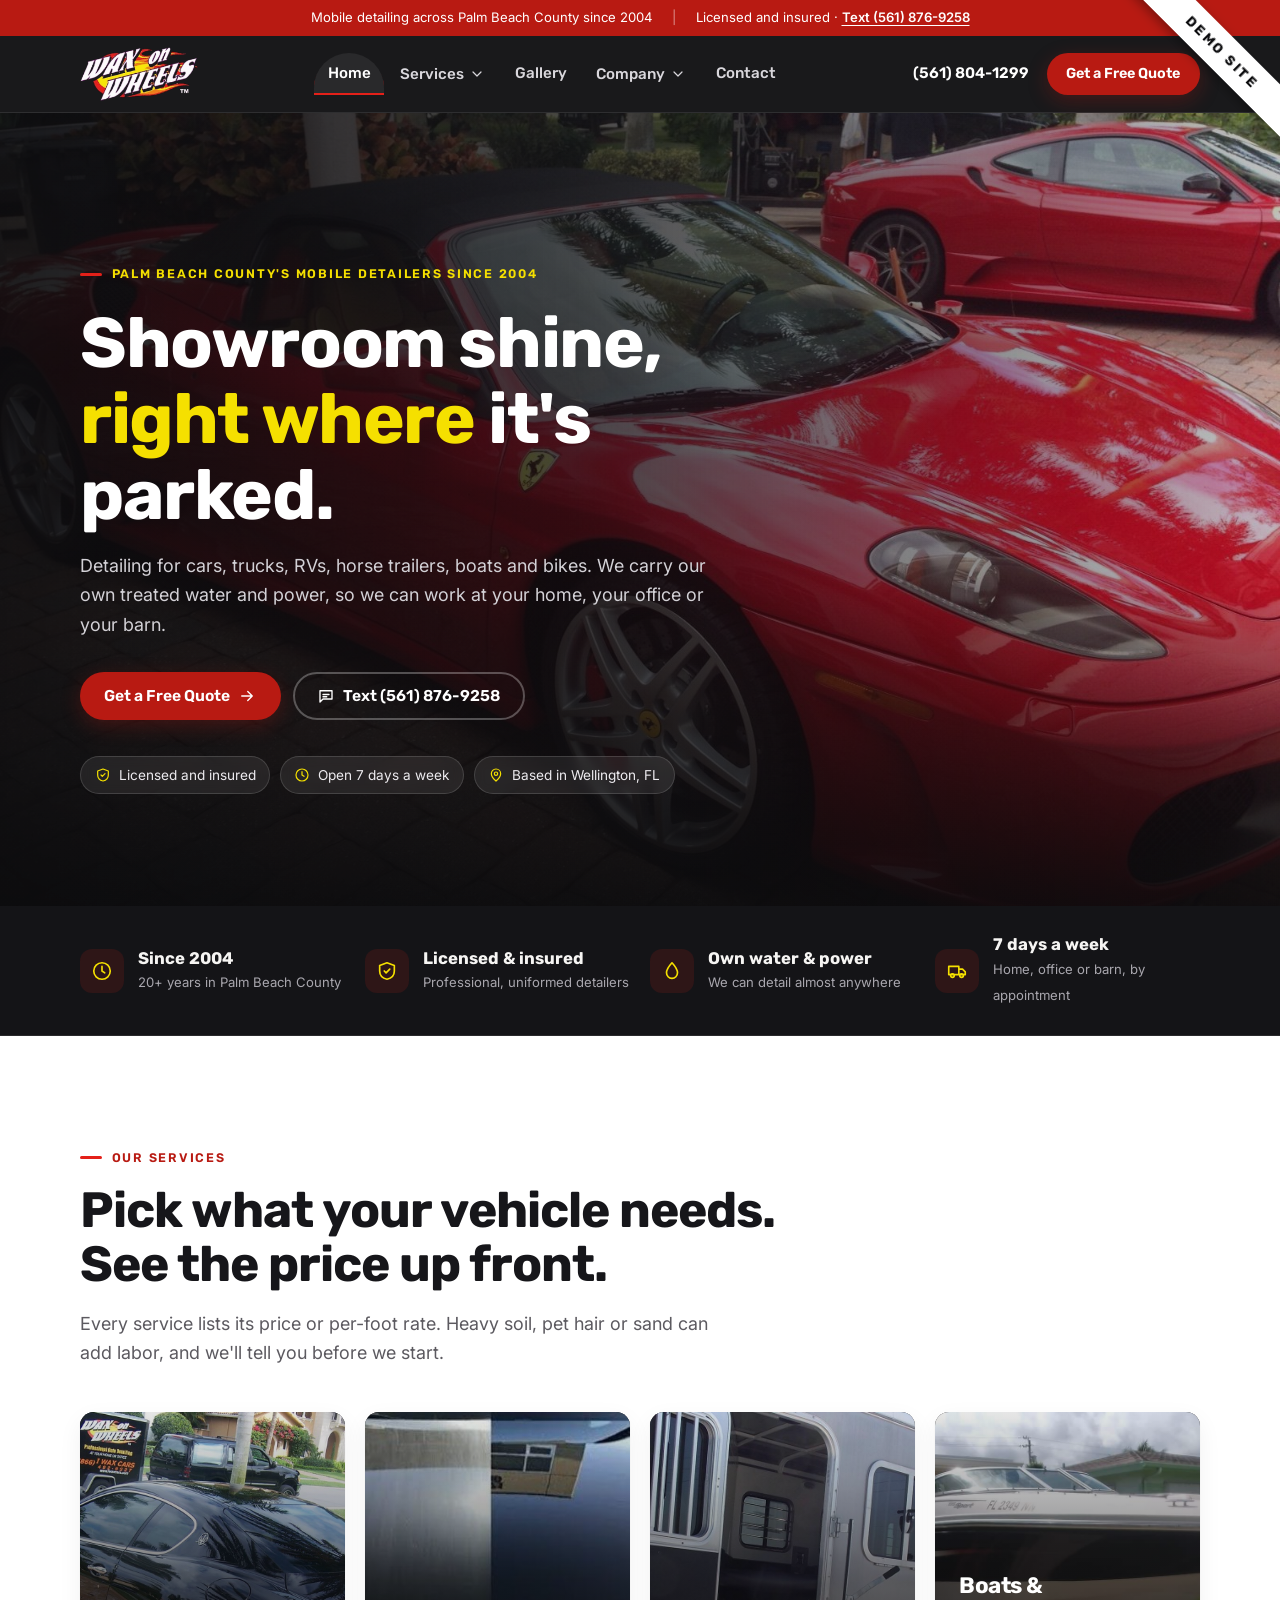
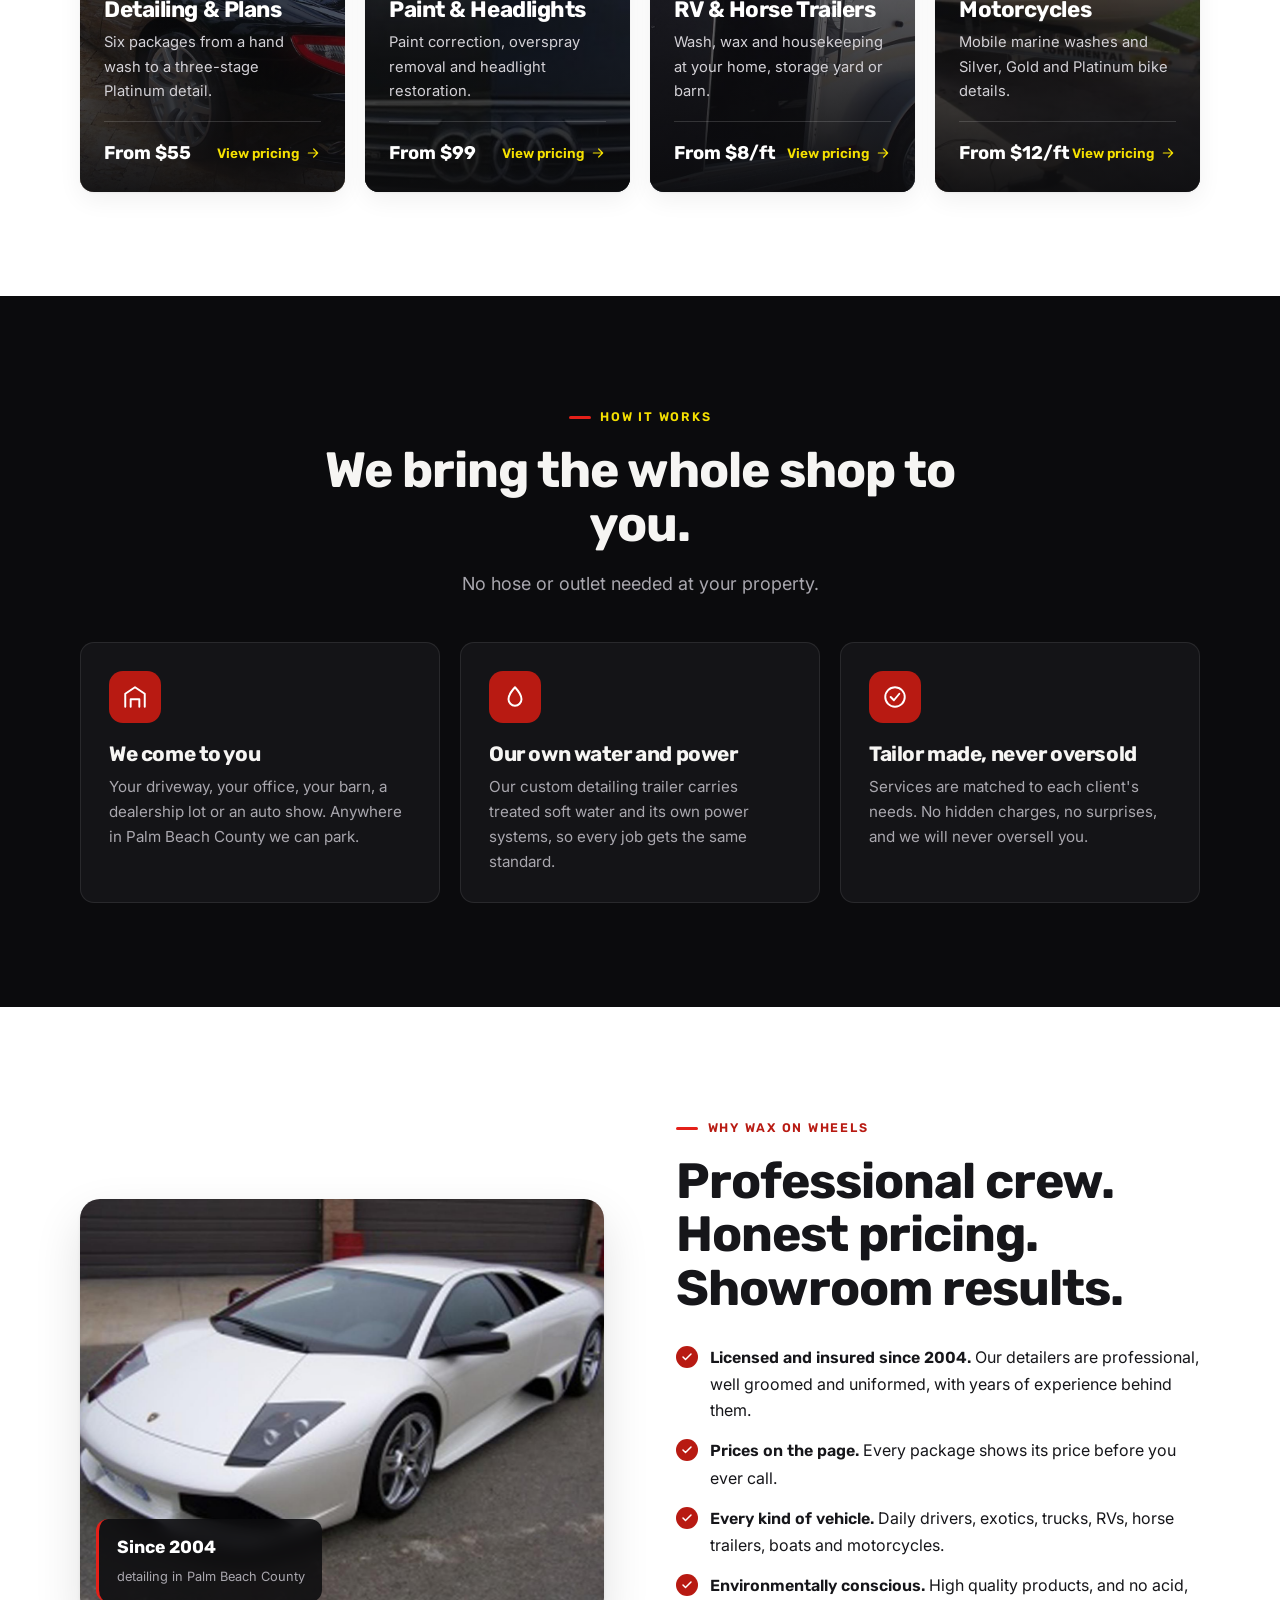
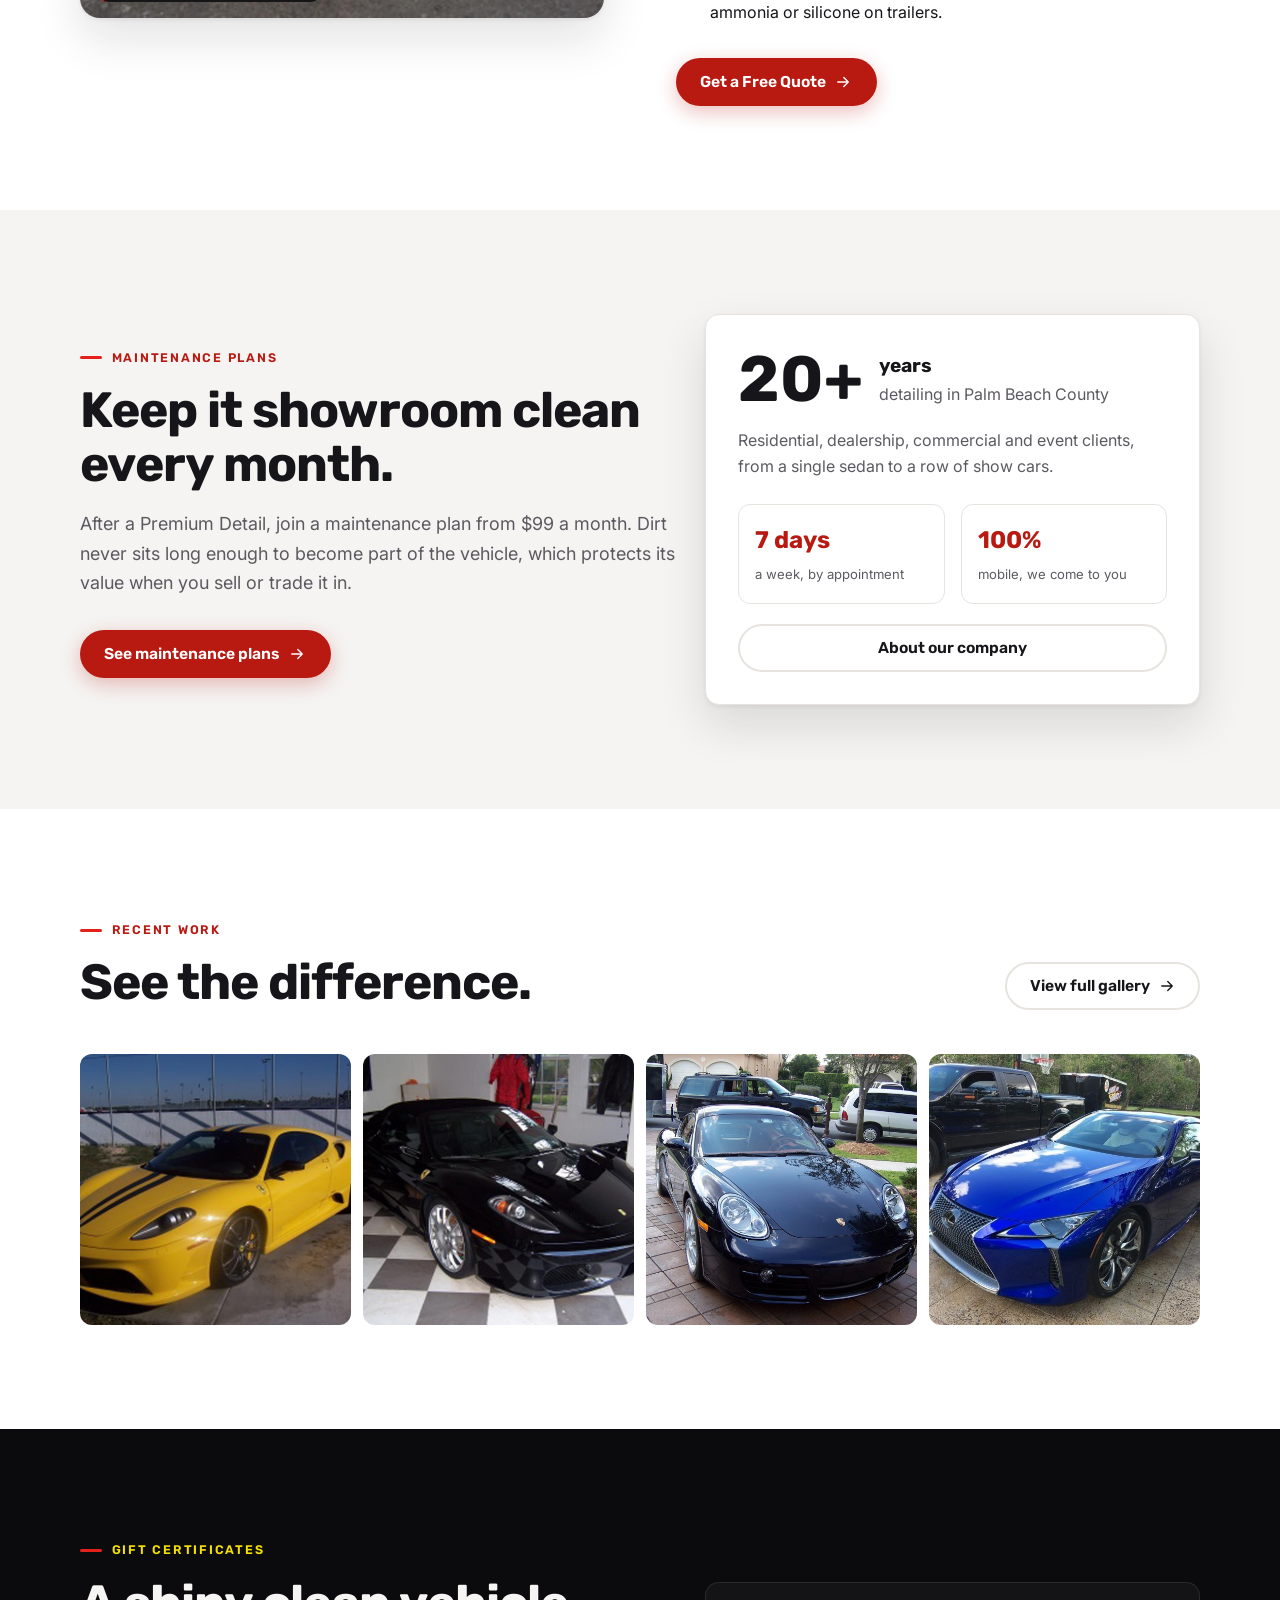
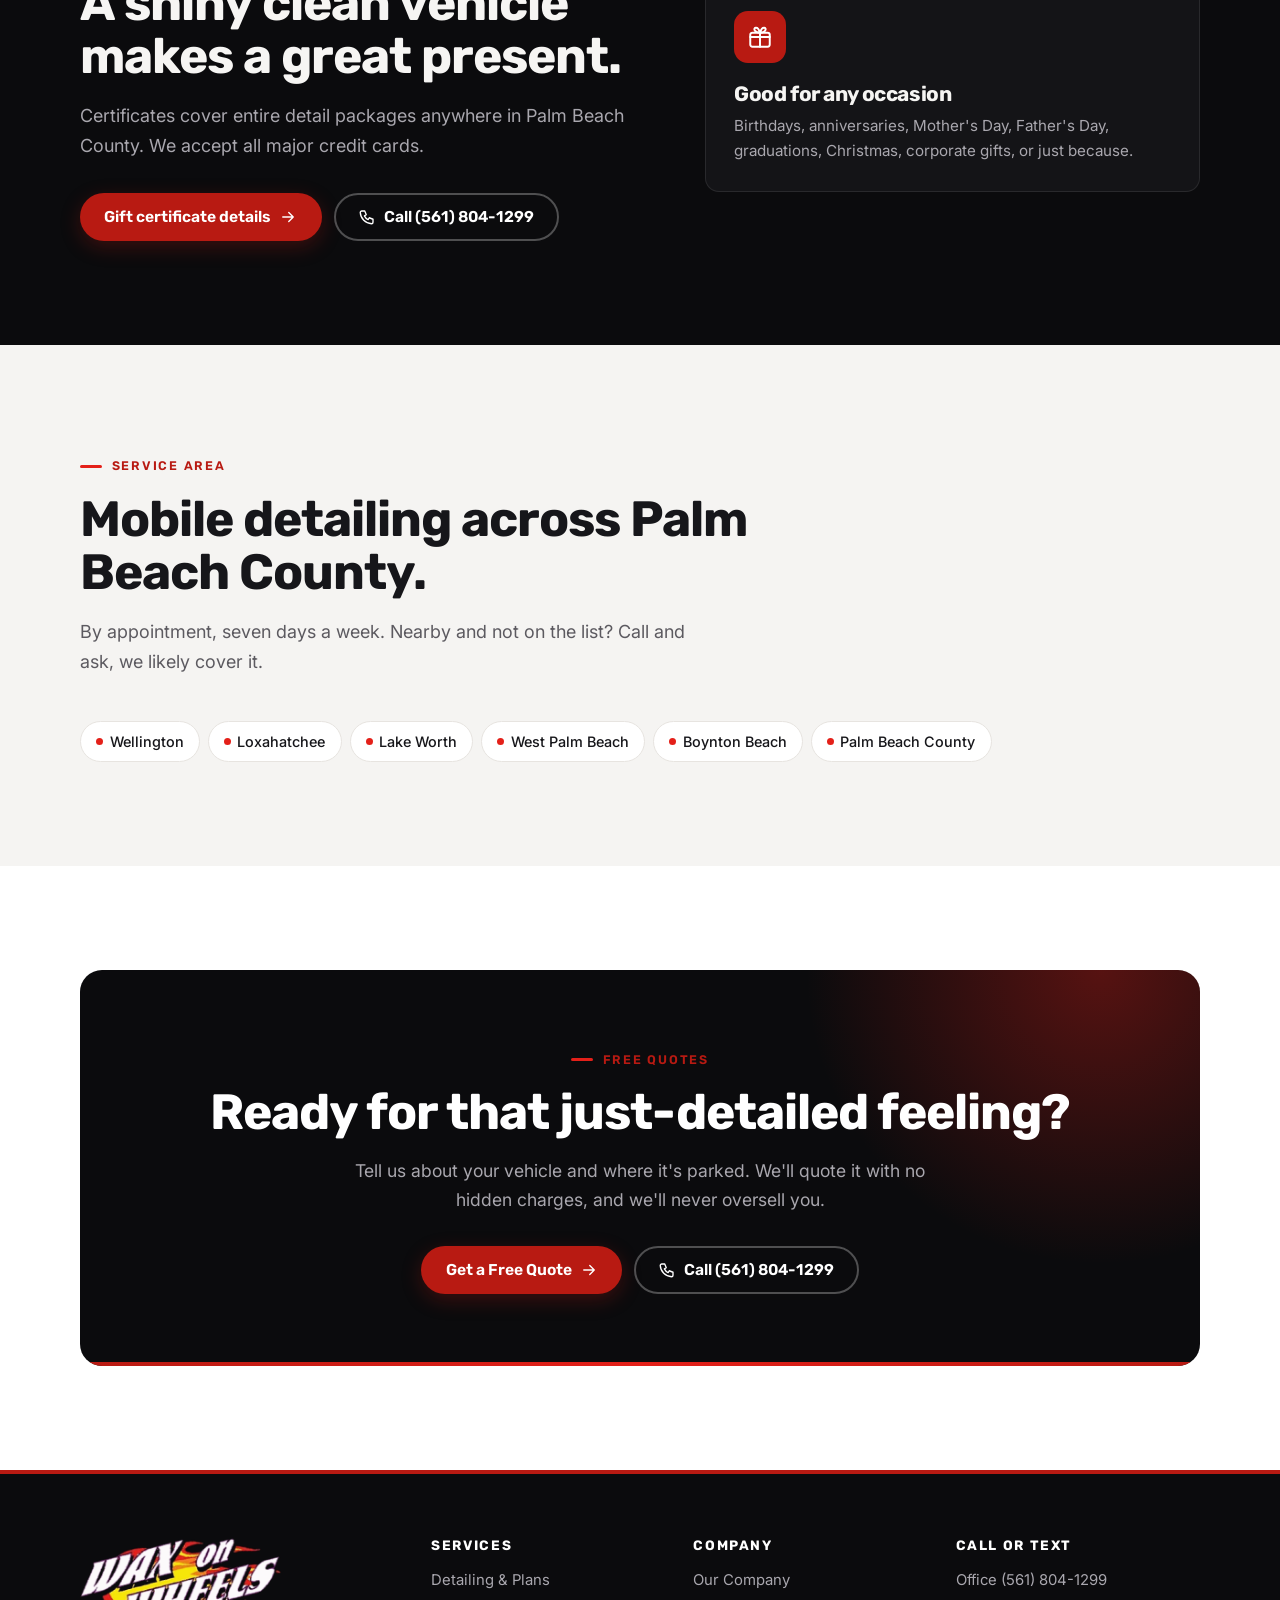
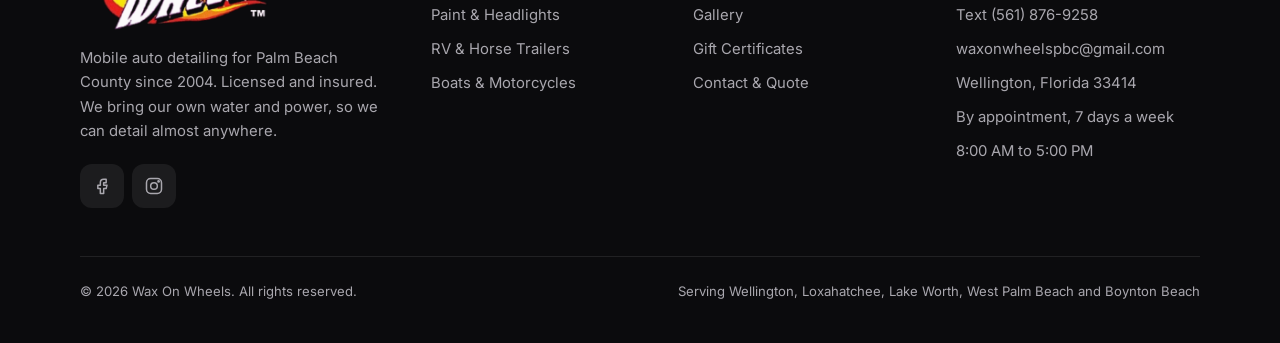
<file: index.html>
<!doctype html>
<html lang="en" class="no-js">
<head>
<meta charset="utf-8">
<meta name="viewport" content="width=device-width, initial-scale=1">
<title>Wax On Wheels | Mobile Auto Detailing in Wellington &amp; Palm Beach County</title>
<meta name="description" content="Mobile auto detailing in Palm Beach County since 2004. We bring our own water and power to your home, office or barn. Detailing from $55, headlights $99. Call (561) 804-1299.">
<meta name="theme-color" content="#0B0B0D">
<meta property="og:title" content="Wax On Wheels | Mobile Auto Detailing in Wellington &amp; Palm Beach County">
<meta property="og:description" content="Mobile auto detailing in Palm Beach County since 2004. We bring our own water and power to your home, office or barn. Detailing from $55, headlights $99. Call (561) 804-1299.">
<meta property="og:image" content="assets/images/IMG_1647.jpg">
<link rel="icon" href="assets/images/logo.png">
<link rel="preconnect" href="https://fonts.googleapis.com"><link rel="preconnect" href="https://fonts.gstatic.com" crossorigin>
<link href="https://fonts.googleapis.com/css2?family=Inter:wght@400;500;600&family=Rubik:wght@500;600;700&display=swap" rel="stylesheet">
<link rel="stylesheet" href="styles.css">
<script type="application/ld+json">{"@context": "https://schema.org", "@type": "AutoWash", "name": "Wax On Wheels", "telephone": "+1-561-804-1299", "email": "waxonwheelspbc@gmail.com", "foundingDate": "2004", "address": {"@type": "PostalAddress", "addressLocality": "Wellington", "addressRegion": "FL", "postalCode": "33414", "addressCountry": "US"}, "areaServed": ["Wellington", "Loxahatchee", "Lake Worth", "West Palm Beach", "Boynton Beach", "Palm Beach County"], "openingHours": "Mo-Su 08:00-17:00", "sameAs": ["https://www.facebook.com/WaxOnWheelsPBC", "https://www.instagram.com/Wax_On_Wheels/"]}</script>
</head>
<body>

<div class="demo-ribbon" role="note" aria-label="Demo site, not the live Wax On Wheels website">Demo site</div>
<a class="skip-link" href="#main">Skip to content</a>
<div class="topbar"><div class="container">
  <span>Mobile detailing across Palm Beach County since 2004</span><span class="sep hide-sm">|</span>
  <span class="hide-sm">Licensed and insured · <a href="sms:5618769258">Text (561) 876-9258</a></span>
</div></div>
<header class="site-header">
  <div class="container nav">
    <a class="logo" href="index.html" aria-label="Wax On Wheels home"><img src="assets/images/logo.png" alt="Wax On Wheels" width="118" height="54"></a>
    <ul class="nav-links">
      <li><a href="index.html" aria-current="page">Home</a></li>
      <li class="has-dd"><button aria-expanded="false" aria-haspopup="true">Services <svg viewBox="0 0 24 24" fill="none" stroke="currentColor" stroke-width="1.8" stroke-linecap="round" stroke-linejoin="round" aria-hidden="true" width="16" height="16"><path d="m6 9 6 6 6-6"/></svg></button><div class="dropdown"><a href="detailing.html">Detailing &amp; Plans<small>Six packages and monthly plans, from $55</small></a><a href="paint-headlights.html">Paint &amp; Headlights<small>Correction, overspray and lenses, from $99</small></a><a href="rv-trailers.html">RV &amp; Horse Trailers<small>At your home, storage yard or barn, from $8/ft</small></a><a href="boats-motorcycles.html">Boats &amp; Motorcycles<small>Marine and bike details, from $12/ft</small></a></div></li>
      <li><a href="gallery.html">Gallery</a></li>
      <li class="has-dd"><button aria-expanded="false" aria-haspopup="true">Company <svg viewBox="0 0 24 24" fill="none" stroke="currentColor" stroke-width="1.8" stroke-linecap="round" stroke-linejoin="round" aria-hidden="true" width="16" height="16"><path d="m6 9 6 6 6-6"/></svg></button><div class="dropdown"><a href="our-company.html">Our Company<small>Serving Palm Beach County since 2004</small></a><a href="gift-certificates.html">Gift Certificates<small>Good for entire detail packages</small></a></div></li>
      <li><a href="contact.html">Contact</a></li>
    </ul>
    <div class="nav-cta">
      <a class="nav-phone" href="tel:5618041299">(561) 804-1299</a>
      <a class="btn btn--red btn--sm" href="contact.html">Get a Free Quote</a>
    </div>
    <button class="menu-btn" aria-expanded="false" aria-controls="mobile-nav" aria-label="Menu"><svg viewBox="0 0 24 24" fill="none" stroke="currentColor" stroke-width="1.8" stroke-linecap="round" stroke-linejoin="round" aria-hidden="true" width="22" height="22"><path d="M4 7h16M4 12h16M4 17h16"/></svg></button>
  </div>
  <div class="mobile-nav" id="mobile-nav"><div><ul>
    <li><a href="index.html">Home</a></li>
    <li><a href="index.html#services">Services</a></li><li class="sub"><a href="detailing.html">Detailing &amp; Plans</a></li><li class="sub"><a href="paint-headlights.html">Paint &amp; Headlights</a></li><li class="sub"><a href="rv-trailers.html">RV &amp; Horse Trailers</a></li><li class="sub"><a href="boats-motorcycles.html">Boats &amp; Motorcycles</a></li>
    <li><a href="gallery.html">Gallery</a></li>
    <li><a href="our-company.html">Our Company</a></li>
    <li><a href="gift-certificates.html">Gift Certificates</a></li>
    <li><a href="contact.html">Contact</a></li>
    <li><a class="btn btn--red" href="contact.html">Get a Free Quote</a></li>
  </ul></div></div>
</header>
<main id="main">
<section class="hero">
  <div class="hero-media"><img src="assets/images/IMG_1647.jpg" alt="Red Ferrari detailed by Wax On Wheels with the Wax On Wheels trailer behind it" fetchpriority="high"></div>
  <div class="container"><div class="hero-inner">
    <span class="kicker">Palm Beach County's mobile detailers since 2004</span>
    <h1 class="h-xl">Showroom shine, <em>right where</em> it's parked.</h1>
    <p class="lede">Detailing for cars, trucks, RVs, horse trailers, boats and bikes. We carry our own treated water and power, so we can work at your home, your office or your barn.</p>
    <div class="hero-actions"><a class="btn btn--red" href="contact.html">Get a Free Quote <svg viewBox="0 0 24 24" fill="none" stroke="currentColor" stroke-width="1.8" stroke-linecap="round" stroke-linejoin="round" aria-hidden="true"><path d="M5 12h14M13 6l6 6-6 6"/></svg></a><a class="btn btn--ghost-inv" href="sms:5618769258"><svg viewBox="0 0 24 24" fill="none" stroke="currentColor" stroke-width="1.8" stroke-linecap="round" stroke-linejoin="round" aria-hidden="true"><path d="M4 5h16v11H8l-4 4z"/><path d="M8 10h8M8 13h5"/></svg>Text (561) 876-9258</a></div>
    <div class="hero-trust">
      <span class="chip"><svg viewBox="0 0 24 24" fill="none" stroke="currentColor" stroke-width="1.8" stroke-linecap="round" stroke-linejoin="round" aria-hidden="true"><path d="M12 3 4 6v6c0 5 3.5 8 8 9 4.5-1 8-4 8-9V6z"/><path d="m9 12 2 2 4-4"/></svg>Licensed and insured</span>
      <span class="chip"><svg viewBox="0 0 24 24" fill="none" stroke="currentColor" stroke-width="1.8" stroke-linecap="round" stroke-linejoin="round" aria-hidden="true"><circle cx="12" cy="12" r="9"/><path d="M12 7v5l3 2"/></svg>Open 7 days a week</span>
      <span class="chip"><svg viewBox="0 0 24 24" fill="none" stroke="currentColor" stroke-width="1.8" stroke-linecap="round" stroke-linejoin="round" aria-hidden="true"><path d="M12 21s-7-6.2-7-11a7 7 0 1 1 14 0c0 4.8-7 11-7 11z"/><circle cx="12" cy="10" r="2.5"/></svg>Based in Wellington, FL</span>
    </div>
  </div></div>
</section>
<section class="trustbar" aria-label="Why customers trust us"><div class="container">
  <div class="trust-item"><span class="ic"><svg viewBox="0 0 24 24" fill="none" stroke="currentColor" stroke-width="1.8" stroke-linecap="round" stroke-linejoin="round" aria-hidden="true"><circle cx="12" cy="12" r="9"/><path d="M12 7v5l3 2"/></svg></span><div><strong>Since 2004</strong><span>20+ years in Palm Beach County</span></div></div>
  <div class="trust-item"><span class="ic"><svg viewBox="0 0 24 24" fill="none" stroke="currentColor" stroke-width="1.8" stroke-linecap="round" stroke-linejoin="round" aria-hidden="true"><path d="M12 3 4 6v6c0 5 3.5 8 8 9 4.5-1 8-4 8-9V6z"/><path d="m9 12 2 2 4-4"/></svg></span><div><strong>Licensed &amp; insured</strong><span>Professional, uniformed detailers</span></div></div>
  <div class="trust-item"><span class="ic"><svg viewBox="0 0 24 24" fill="none" stroke="currentColor" stroke-width="1.8" stroke-linecap="round" stroke-linejoin="round" aria-hidden="true"><path d="M12 3s6 6.5 6 11a6 6 0 0 1-12 0c0-4.5 6-11 6-11z"/></svg></span><div><strong>Own water &amp; power</strong><span>We can detail almost anywhere</span></div></div>
  <div class="trust-item"><span class="ic"><svg viewBox="0 0 24 24" fill="none" stroke="currentColor" stroke-width="1.8" stroke-linecap="round" stroke-linejoin="round" aria-hidden="true"><path d="M3 7h11v9H3zM14 10h4l3 3v3h-7z"/><circle cx="7" cy="17" r="2"/><circle cx="17" cy="17" r="2"/></svg></span><div><strong>7 days a week</strong><span>Home, office or barn, by appointment</span></div></div>
</div></section>

<section class="section" id="services"><div class="container">
  <div class="head reveal"><span class="kicker">Our services</span><h2 class="h-lg">Pick what your vehicle needs. See the price up front.</h2><p class="lede">Every service lists its price or per-foot rate. Heavy soil, pet hair or sand can add labor, and we'll tell you before we start.</p></div>
  <div class="svc-grid">
    <a class="svc reveal" href="detailing.html"><img loading="lazy" src="assets/images/nicecar.jpg" alt="Black Maserati after a full detail"><div class="svc-body"><h3>Detailing &amp; Plans</h3><p>Six packages from a hand wash to a three-stage Platinum detail.</p><div class="price-line"><b>From $55</b><span>View pricing <svg viewBox="0 0 24 24" fill="none" stroke="currentColor" stroke-width="1.8" stroke-linecap="round" stroke-linejoin="round" aria-hidden="true" width="16" height="16"><path d="M5 12h14M13 6l6 6-6 6"/></svg></span></div></div></a>
    <a class="svc reveal" href="paint-headlights.html"><img loading="lazy" src="assets/images/row.2.jpg" alt="Audi hood half corrected"><div class="svc-body"><h3>Paint &amp; Headlights</h3><p>Paint correction, overspray removal and headlight restoration.</p><div class="price-line"><b>From $99</b><span>View pricing <svg viewBox="0 0 24 24" fill="none" stroke="currentColor" stroke-width="1.8" stroke-linecap="round" stroke-linejoin="round" aria-hidden="true" width="16" height="16"><path d="M5 12h14M13 6l6 6-6 6"/></svg></span></div></div></a>
    <a class="svc reveal" href="rv-trailers.html"><img loading="lazy" src="assets/images/horse_trailer_exterior.jpg" alt="Horse trailer after detailing"><div class="svc-body"><h3>RV &amp; Horse Trailers</h3><p>Wash, wax and housekeeping at your home, storage yard or barn.</p><div class="price-line"><b>From $8/ft</b><span>View pricing <svg viewBox="0 0 24 24" fill="none" stroke="currentColor" stroke-width="1.8" stroke-linecap="round" stroke-linejoin="round" aria-hidden="true" width="16" height="16"><path d="M5 12h14M13 6l6 6-6 6"/></svg></span></div></div></a>
    <a class="svc reveal" href="boats-motorcycles.html"><img loading="lazy" src="assets/images/boats-cover.jpg" alt="Boat on its trailer after a detail"><div class="svc-body"><h3>Boats &amp; Motorcycles</h3><p>Mobile marine washes and Silver, Gold and Platinum bike details.</p><div class="price-line"><b>From $12/ft</b><span>View pricing <svg viewBox="0 0 24 24" fill="none" stroke="currentColor" stroke-width="1.8" stroke-linecap="round" stroke-linejoin="round" aria-hidden="true" width="16" height="16"><path d="M5 12h14M13 6l6 6-6 6"/></svg></span></div></div></a>
  </div>
</div></section>

<section class="section section--dark"><div class="container">
  <div class="head head--center reveal"><span class="kicker">How it works</span><h2 class="h-lg">We bring the whole shop to you.</h2><p class="lede">No hose or outlet needed at your property.</p></div>
  <div class="choice">
    <div class="choice-card reveal"><div class="ic"><svg viewBox="0 0 24 24" fill="none" stroke="currentColor" stroke-width="1.8" stroke-linecap="round" stroke-linejoin="round" aria-hidden="true"><path d="M3 21V9l9-6 9 6v12"/><path d="M8 21v-7h8v7"/></svg></div><h3>We come to you</h3><p>Your driveway, your office, your barn, a dealership lot or an auto show. Anywhere in Palm Beach County we can park.</p></div>
    <div class="choice-card reveal"><div class="ic"><svg viewBox="0 0 24 24" fill="none" stroke="currentColor" stroke-width="1.8" stroke-linecap="round" stroke-linejoin="round" aria-hidden="true"><path d="M12 3s6 6.5 6 11a6 6 0 0 1-12 0c0-4.5 6-11 6-11z"/></svg></div><h3>Our own water and power</h3><p>Our custom detailing trailer carries treated soft water and its own power systems, so every job gets the same standard.</p></div>
    <div class="choice-card reveal"><div class="ic"><svg viewBox="0 0 24 24" fill="none" stroke="currentColor" stroke-width="1.8" stroke-linecap="round" stroke-linejoin="round" aria-hidden="true"><circle cx="12" cy="12" r="9"/><path d="m8 12 3 3 5-6"/></svg></div><h3>Tailor made, never oversold</h3><p>Services are matched to each client's needs. No hidden charges, no surprises, and we will never oversell you.</p></div>
  </div>
</div></section>

<section class="section"><div class="container split">
  <div class="split-media reveal"><img loading="lazy" src="assets/images/white-lambo1.jpg" alt="White Lamborghini after a luxury detail"><div class="badge-float"><strong>Since 2004</strong><span>detailing in Palm Beach County</span></div></div>
  <div class="reveal">
    <span class="kicker">Why Wax On Wheels</span><h2 class="h-lg">Professional crew. Honest pricing. Showroom results.</h2>
    <ul class="ticks">
      <li><span><b>Licensed and insured since 2004.</b> Our detailers are professional, well groomed and uniformed, with years of experience behind them.</span></li>
      <li><span><b>Prices on the page.</b> Every package shows its price before you ever call.</span></li>
      <li><span><b>Every kind of vehicle.</b> Daily drivers, exotics, trucks, RVs, horse trailers, boats and motorcycles.</span></li>
      <li><span><b>Environmentally conscious.</b> High quality products, and no acid, ammonia or silicone on trailers.</span></li>
    </ul>
    <div class="hero-actions"><a class="btn btn--red" href="contact.html">Get a Free Quote <svg viewBox="0 0 24 24" fill="none" stroke="currentColor" stroke-width="1.8" stroke-linecap="round" stroke-linejoin="round" aria-hidden="true"><path d="M5 12h14M13 6l6 6-6 6"/></svg></a></div></div>
</div></section>

<section class="section section--tint"><div class="container proof">
  <div class="reveal">
    <span class="kicker">Maintenance plans</span><h2 class="h-lg">Keep it showroom clean every month.</h2>
    <p class="lede">After a Premium Detail, join a maintenance plan from $99 a month. Dirt never sits long enough to become part of the vehicle, which protects its value when you sell or trade it in.</p>
    <div class="hero-actions"><a class="btn btn--red" href="detailing.html#maintenance">See maintenance plans <svg viewBox="0 0 24 24" fill="none" stroke="currentColor" stroke-width="1.8" stroke-linecap="round" stroke-linejoin="round" aria-hidden="true"><path d="M5 12h14M13 6l6 6-6 6"/></svg></a></div>
  </div>
  <div class="rating-card reveal">
    <div style="display:flex;align-items:center;gap:1rem"><span class="big">20+</span><div><strong style="font-family:var(--font-head);font-size:1.2rem">years</strong><br><span class="muted">detailing in Palm Beach County</span></div></div>
    <p class="muted" style="margin-top:1rem">Residential, dealership, commercial and event clients, from a single sedan to a row of show cars.</p>
    <div class="certs"><div class="cert"><strong>7 days</strong><span>a week, by appointment</span></div><div class="cert"><strong>100%</strong><span>mobile, we come to you</span></div></div>
    <a class="btn btn--ghost" style="width:100%;margin-top:1.25rem" href="our-company.html">About our company</a>
  </div>
</div></section>

<section class="section"><div class="container">
  <div class="head reveal" style="display:flex;justify-content:space-between;align-items:end;gap:1rem;flex-wrap:wrap;max-width:none"><div><span class="kicker">Recent work</span><h2 class="h-lg">See the difference.</h2></div><a class="btn btn--ghost" href="gallery.html">View full gallery <svg viewBox="0 0 24 24" fill="none" stroke="currentColor" stroke-width="1.8" stroke-linecap="round" stroke-linejoin="round" aria-hidden="true"><path d="M5 12h14M13 6l6 6-6 6"/></svg></a></div>
  <div class="strip"><figure><img loading="lazy" src="assets/images/yellow-beauty1.jpg" alt="Yellow Ferrari detailed to showroom condition"></figure><figure><img loading="lazy" src="assets/images/blackcar.jpg" alt="Black Ferrari with a mirror finish"></figure><figure><img loading="lazy" src="assets/images/cars_pics_011.jpg" alt="Porsche Cayman detailed on location"></figure><figure><img loading="lazy" src="assets/images/lad4.jpg" alt="Blue Lexus LC after a luxury detail"></figure></div>
</div></section>

<section class="section section--dark"><div class="container proof">
  <div class="reveal">
    <span class="kicker">Gift certificates</span><h2 class="h-lg">A shiny clean vehicle makes a great present.</h2>
    <p class="lede">Certificates cover entire detail packages anywhere in Palm Beach County. We accept all major credit cards.</p>
    <div class="hero-actions"><a class="btn btn--red" href="gift-certificates.html">Gift certificate details <svg viewBox="0 0 24 24" fill="none" stroke="currentColor" stroke-width="1.8" stroke-linecap="round" stroke-linejoin="round" aria-hidden="true"><path d="M5 12h14M13 6l6 6-6 6"/></svg></a><a class="btn btn--ghost-inv" href="tel:5618041299"><svg viewBox="0 0 24 24" fill="none" stroke="currentColor" stroke-width="1.8" stroke-linecap="round" stroke-linejoin="round" aria-hidden="true"><path d="M5 4h4l2 5-2.5 1.5a11 11 0 0 0 5 5L15 13l5 2v4a2 2 0 0 1-2 2A16 16 0 0 1 3 6a2 2 0 0 1 2-2"/></svg>Call (561) 804-1299</a></div>
  </div>
  <div class="choice-card reveal"><div class="ic"><svg viewBox="0 0 24 24" fill="none" stroke="currentColor" stroke-width="1.8" stroke-linecap="round" stroke-linejoin="round" aria-hidden="true"><rect x="3" y="8" width="18" height="13" rx="2"/><path d="M12 8v13M3 12h18M12 8S10.5 3 8 3.5 7 8 12 8zm0 0s1.5-5 4-4.5S17 8 12 8z"/></svg></div><h3>Good for any occasion</h3><p>Birthdays, anniversaries, Mother's Day, Father's Day, graduations, Christmas, corporate gifts, or just because.</p></div>
</div></section>

<section class="section section--tint"><div class="container">
  <div class="head reveal"><span class="kicker">Service area</span><h2 class="h-lg">Mobile detailing across Palm Beach County.</h2><p class="lede">By appointment, seven days a week. Nearby and not on the list? Call and ask, we likely cover it.</p></div>
  <div class="areas reveal"><span>Wellington</span><span>Loxahatchee</span><span>Lake Worth</span><span>West Palm Beach</span><span>Boynton Beach</span><span>Palm Beach County</span></div>
</div></section>
<section class="section"><div class="container"><div class="cta reveal">
  <span class="kicker">Free quotes</span><h2 class="h-lg">Ready for that just-detailed feeling?</h2><p>Tell us about your vehicle and where it's parked. We'll quote it with no hidden charges, and we'll never oversell you.</p>
  <div class="hero-actions"><a class="btn btn--red" href="contact.html">Get a Free Quote <svg viewBox="0 0 24 24" fill="none" stroke="currentColor" stroke-width="1.8" stroke-linecap="round" stroke-linejoin="round" aria-hidden="true"><path d="M5 12h14M13 6l6 6-6 6"/></svg></a><a class="btn btn--ghost-inv" href="tel:5618041299"><svg viewBox="0 0 24 24" fill="none" stroke="currentColor" stroke-width="1.8" stroke-linecap="round" stroke-linejoin="round" aria-hidden="true"><path d="M5 4h4l2 5-2.5 1.5a11 11 0 0 0 5 5L15 13l5 2v4a2 2 0 0 1-2 2A16 16 0 0 1 3 6a2 2 0 0 1 2-2"/></svg>Call (561) 804-1299</a></div>
</div></div></section>
</main>

<footer class="site-footer">
  <div class="container">
    <div class="foot-grid">
      <div>
        <img src="assets/images/logo.png" alt="Wax On Wheels" width="201" height="92" loading="lazy">
        <p>Mobile auto detailing for Palm Beach County since 2004. Licensed and insured. We bring our own water and power, so we can detail almost anywhere.</p>
        <div class="socials">
          <a href="https://www.facebook.com/WaxOnWheelsPBC" target="_blank" rel="noopener" aria-label="Facebook"><svg viewBox="0 0 24 24" fill="none" stroke="currentColor" stroke-width="1.8" stroke-linecap="round" stroke-linejoin="round" aria-hidden="true"><path d="M14 8h3V4h-3a4 4 0 0 0-4 4v3H7v4h3v6h4v-6h3l1-4h-4V8z"/></svg></a>
          <a href="https://www.instagram.com/Wax_On_Wheels/" target="_blank" rel="noopener" aria-label="Instagram"><svg viewBox="0 0 24 24" fill="none" stroke="currentColor" stroke-width="1.8" stroke-linecap="round" stroke-linejoin="round" aria-hidden="true"><rect x="3" y="3" width="18" height="18" rx="5"/><circle cx="12" cy="12" r="4"/><circle cx="17.5" cy="6.5" r=".8" fill="currentColor"/></svg></a>
        </div>
      </div>
      <div><h4>Services</h4><ul><li><a href="detailing.html">Detailing &amp; Plans</a></li><li><a href="paint-headlights.html">Paint &amp; Headlights</a></li><li><a href="rv-trailers.html">RV &amp; Horse Trailers</a></li><li><a href="boats-motorcycles.html">Boats &amp; Motorcycles</a></li></ul></div>
      <div><h4>Company</h4><ul><li><a href="our-company.html">Our Company</a></li><li><a href="gallery.html">Gallery</a></li><li><a href="gift-certificates.html">Gift Certificates</a></li><li><a href="contact.html">Contact &amp; Quote</a></li></ul></div>
      <div><h4>Call or text</h4><ul>
        <li><a href="tel:5618041299">Office (561) 804-1299</a></li>
        <li><a href="sms:5618769258">Text (561) 876-9258</a></li>
        <li><a href="mailto:waxonwheelspbc@gmail.com">waxonwheelspbc@gmail.com</a></li>
        <li>Wellington, Florida 33414</li>
        <li>By appointment, 7 days a week</li><li>8:00 AM to 5:00 PM</li>
      </ul></div>
    </div>
    <div class="foot-bottom"><span>© <span id="year">2026</span> Wax On Wheels. All rights reserved.</span><span>Serving Wellington, Loxahatchee, Lake Worth, West Palm Beach and Boynton Beach</span></div>
  </div>
</footer>
<div class="action-bar"><a class="btn btn--ghost-inv" href="tel:5618041299"><svg viewBox="0 0 24 24" fill="none" stroke="currentColor" stroke-width="1.8" stroke-linecap="round" stroke-linejoin="round" aria-hidden="true"><path d="M5 4h4l2 5-2.5 1.5a11 11 0 0 0 5 5L15 13l5 2v4a2 2 0 0 1-2 2A16 16 0 0 1 3 6a2 2 0 0 1 2-2"/></svg>Call</a><a class="btn btn--red" href="contact.html">Free Quote</a></div>
<script src="script.js"></script>
</body>
</html>
</file>
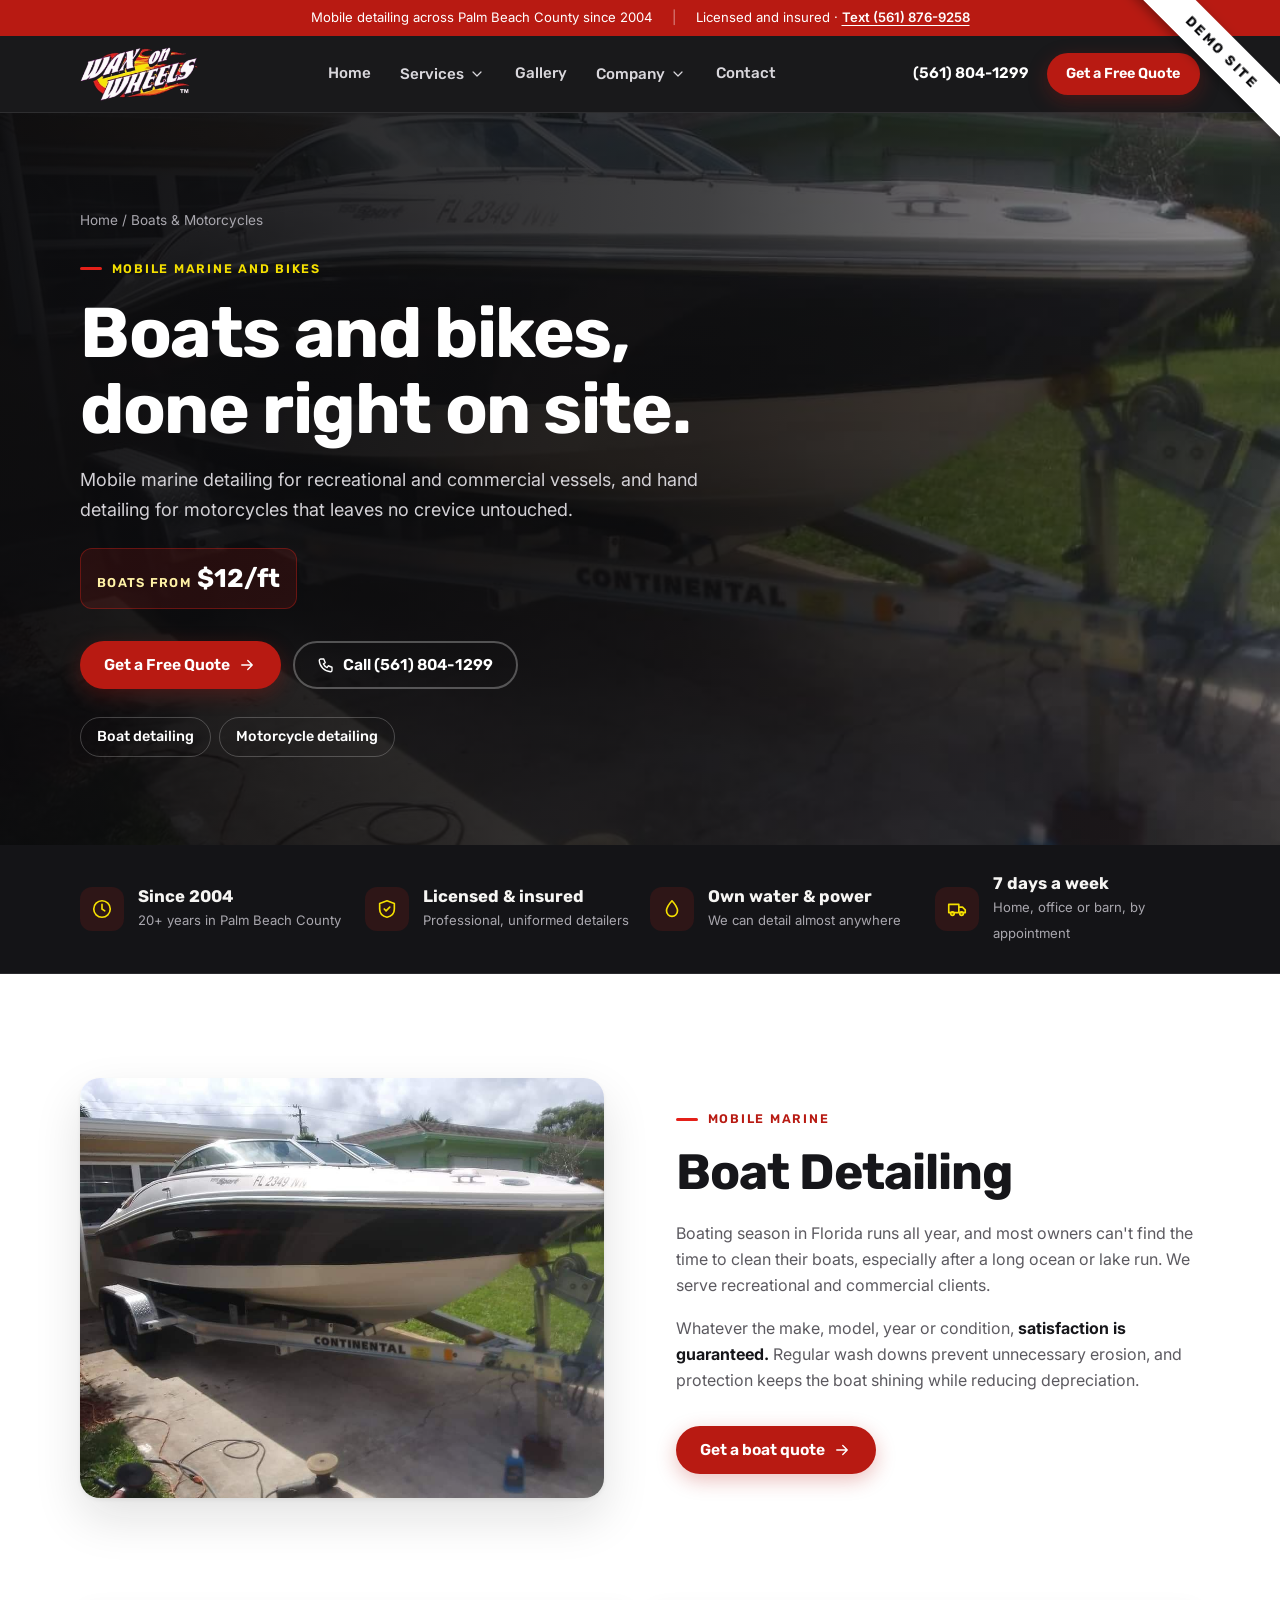
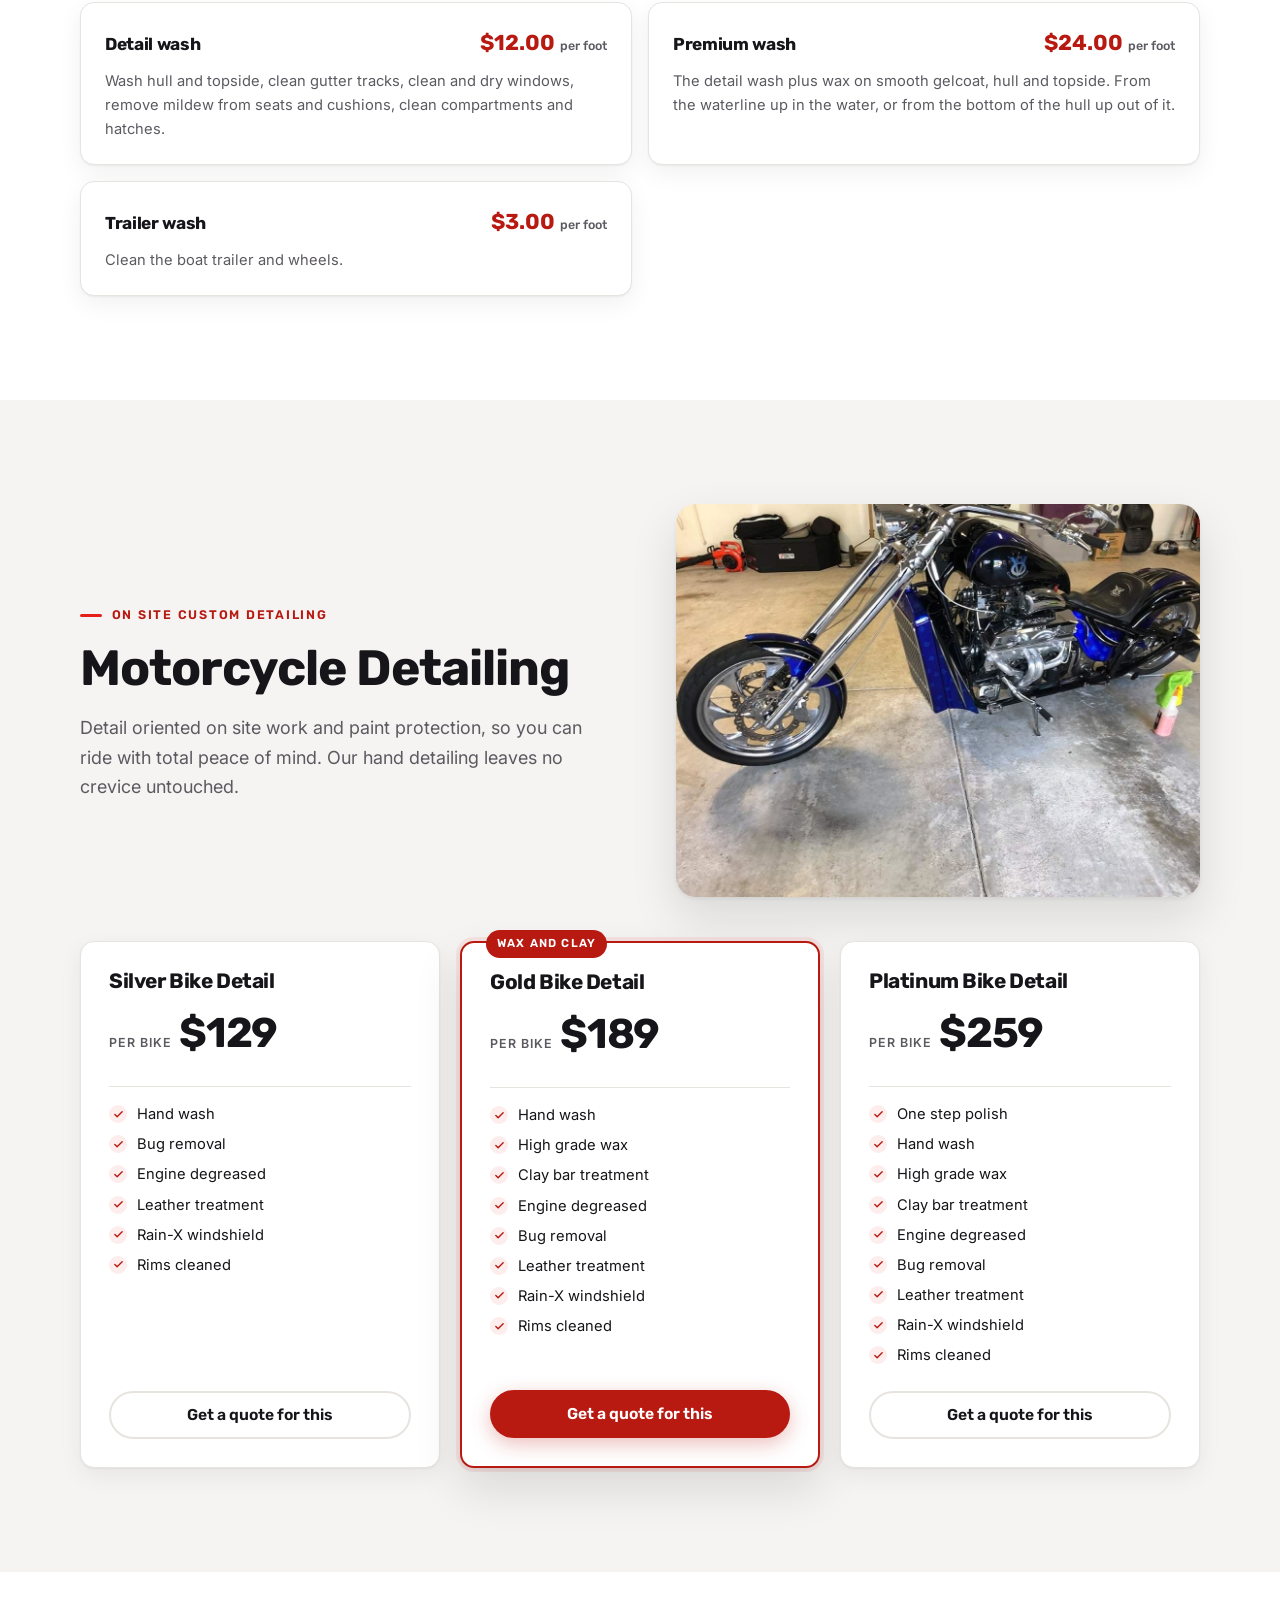
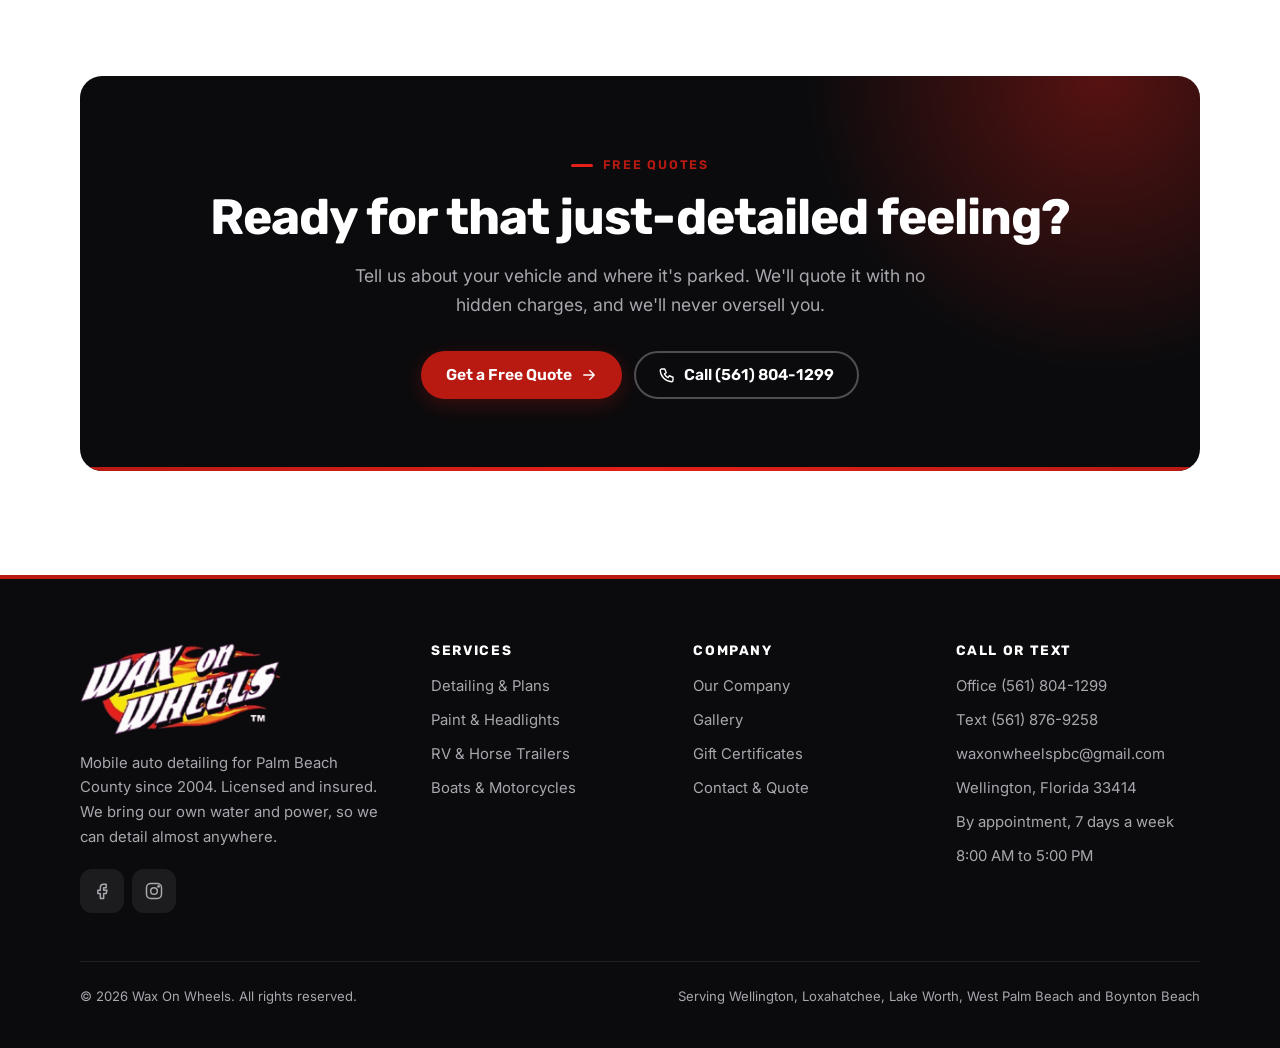
<file: boats-motorcycles.html>
<!doctype html>
<html lang="en" class="no-js">
<head>
<meta charset="utf-8">
<meta name="viewport" content="width=device-width, initial-scale=1">
<title>Boat Detailing &amp; Motorcycle Detailing | Wax On Wheels</title>
<meta name="description" content="Mobile boat detailing from $12 per foot and motorcycle details from $129 in Wellington and Palm Beach County. Satisfaction guaranteed.">
<meta name="theme-color" content="#0B0B0D">
<meta property="og:title" content="Boat Detailing &amp; Motorcycle Detailing | Wax On Wheels">
<meta property="og:description" content="Mobile boat detailing from $12 per foot and motorcycle details from $129 in Wellington and Palm Beach County. Satisfaction guaranteed.">
<meta property="og:image" content="assets/images/boats-cover.jpg">
<link rel="icon" href="assets/images/logo.png">
<link rel="preconnect" href="https://fonts.googleapis.com"><link rel="preconnect" href="https://fonts.gstatic.com" crossorigin>
<link href="https://fonts.googleapis.com/css2?family=Inter:wght@400;500;600&family=Rubik:wght@500;600;700&display=swap" rel="stylesheet">
<link rel="stylesheet" href="styles.css">
</head>
<body>

<div class="demo-ribbon" role="note" aria-label="Demo site, not the live Wax On Wheels website">Demo site</div>
<a class="skip-link" href="#main">Skip to content</a>
<div class="topbar"><div class="container">
  <span>Mobile detailing across Palm Beach County since 2004</span><span class="sep hide-sm">|</span>
  <span class="hide-sm">Licensed and insured · <a href="sms:5618769258">Text (561) 876-9258</a></span>
</div></div>
<header class="site-header">
  <div class="container nav">
    <a class="logo" href="index.html" aria-label="Wax On Wheels home"><img src="assets/images/logo.png" alt="Wax On Wheels" width="118" height="54"></a>
    <ul class="nav-links">
      <li><a href="index.html">Home</a></li>
      <li class="has-dd is-current"><button aria-expanded="false" aria-haspopup="true">Services <svg viewBox="0 0 24 24" fill="none" stroke="currentColor" stroke-width="1.8" stroke-linecap="round" stroke-linejoin="round" aria-hidden="true" width="16" height="16"><path d="m6 9 6 6 6-6"/></svg></button><div class="dropdown"><a href="detailing.html">Detailing &amp; Plans<small>Six packages and monthly plans, from $55</small></a><a href="paint-headlights.html">Paint &amp; Headlights<small>Correction, overspray and lenses, from $99</small></a><a href="rv-trailers.html">RV &amp; Horse Trailers<small>At your home, storage yard or barn, from $8/ft</small></a><a href="boats-motorcycles.html" aria-current="page">Boats &amp; Motorcycles<small>Marine and bike details, from $12/ft</small></a></div></li>
      <li><a href="gallery.html">Gallery</a></li>
      <li class="has-dd"><button aria-expanded="false" aria-haspopup="true">Company <svg viewBox="0 0 24 24" fill="none" stroke="currentColor" stroke-width="1.8" stroke-linecap="round" stroke-linejoin="round" aria-hidden="true" width="16" height="16"><path d="m6 9 6 6 6-6"/></svg></button><div class="dropdown"><a href="our-company.html">Our Company<small>Serving Palm Beach County since 2004</small></a><a href="gift-certificates.html">Gift Certificates<small>Good for entire detail packages</small></a></div></li>
      <li><a href="contact.html">Contact</a></li>
    </ul>
    <div class="nav-cta">
      <a class="nav-phone" href="tel:5618041299">(561) 804-1299</a>
      <a class="btn btn--red btn--sm" href="contact.html">Get a Free Quote</a>
    </div>
    <button class="menu-btn" aria-expanded="false" aria-controls="mobile-nav" aria-label="Menu"><svg viewBox="0 0 24 24" fill="none" stroke="currentColor" stroke-width="1.8" stroke-linecap="round" stroke-linejoin="round" aria-hidden="true" width="22" height="22"><path d="M4 7h16M4 12h16M4 17h16"/></svg></button>
  </div>
  <div class="mobile-nav" id="mobile-nav"><div><ul>
    <li><a href="index.html">Home</a></li>
    <li><a href="index.html#services">Services</a></li><li class="sub"><a href="detailing.html">Detailing &amp; Plans</a></li><li class="sub"><a href="paint-headlights.html">Paint &amp; Headlights</a></li><li class="sub"><a href="rv-trailers.html">RV &amp; Horse Trailers</a></li><li class="sub"><a href="boats-motorcycles.html">Boats &amp; Motorcycles</a></li>
    <li><a href="gallery.html">Gallery</a></li>
    <li><a href="our-company.html">Our Company</a></li>
    <li><a href="gift-certificates.html">Gift Certificates</a></li>
    <li><a href="contact.html">Contact</a></li>
    <li><a class="btn btn--red" href="contact.html">Get a Free Quote</a></li>
  </ul></div></div>
</header>
<main id="main">
<section class="page-hero">
  <div class="hero-media"><img src="assets/images/boats-cover.jpg" alt="" fetchpriority="high"></div>
  <div class="container"><div class="inner">
    <div class="crumbs"><a href="index.html">Home</a> / Boats &amp; Motorcycles</div>
    <span class="kicker">Mobile marine and bikes</span>
    <h1 class="h-xl">Boats and bikes, done right on site.</h1>
    <p class="lede">Mobile marine detailing for recreational and commercial vessels, and hand detailing for motorcycles that leaves no crevice untouched.</p><div class="from-tag"><span>Boats from</span><strong>$12/ft</strong></div>
    <div class="hero-actions"><a class="btn btn--red" href="contact.html">Get a Free Quote <svg viewBox="0 0 24 24" fill="none" stroke="currentColor" stroke-width="1.8" stroke-linecap="round" stroke-linejoin="round" aria-hidden="true"><path d="M5 12h14M13 6l6 6-6 6"/></svg></a><a class="btn btn--ghost-inv" href="tel:5618041299"><svg viewBox="0 0 24 24" fill="none" stroke="currentColor" stroke-width="1.8" stroke-linecap="round" stroke-linejoin="round" aria-hidden="true"><path d="M5 4h4l2 5-2.5 1.5a11 11 0 0 0 5 5L15 13l5 2v4a2 2 0 0 1-2 2A16 16 0 0 1 3 6a2 2 0 0 1 2-2"/></svg>Call (561) 804-1299</a></div><nav class="jump" aria-label="On this page"><a href="#boats">Boat detailing</a><a href="#motorcycles">Motorcycle detailing</a></nav>
  </div></div>
</section>
<section class="trustbar" aria-label="Why customers trust us"><div class="container">
  <div class="trust-item"><span class="ic"><svg viewBox="0 0 24 24" fill="none" stroke="currentColor" stroke-width="1.8" stroke-linecap="round" stroke-linejoin="round" aria-hidden="true"><circle cx="12" cy="12" r="9"/><path d="M12 7v5l3 2"/></svg></span><div><strong>Since 2004</strong><span>20+ years in Palm Beach County</span></div></div>
  <div class="trust-item"><span class="ic"><svg viewBox="0 0 24 24" fill="none" stroke="currentColor" stroke-width="1.8" stroke-linecap="round" stroke-linejoin="round" aria-hidden="true"><path d="M12 3 4 6v6c0 5 3.5 8 8 9 4.5-1 8-4 8-9V6z"/><path d="m9 12 2 2 4-4"/></svg></span><div><strong>Licensed &amp; insured</strong><span>Professional, uniformed detailers</span></div></div>
  <div class="trust-item"><span class="ic"><svg viewBox="0 0 24 24" fill="none" stroke="currentColor" stroke-width="1.8" stroke-linecap="round" stroke-linejoin="round" aria-hidden="true"><path d="M12 3s6 6.5 6 11a6 6 0 0 1-12 0c0-4.5 6-11 6-11z"/></svg></span><div><strong>Own water &amp; power</strong><span>We can detail almost anywhere</span></div></div>
  <div class="trust-item"><span class="ic"><svg viewBox="0 0 24 24" fill="none" stroke="currentColor" stroke-width="1.8" stroke-linecap="round" stroke-linejoin="round" aria-hidden="true"><path d="M3 7h11v9H3zM14 10h4l3 3v3h-7z"/><circle cx="7" cy="17" r="2"/><circle cx="17" cy="17" r="2"/></svg></span><div><strong>7 days a week</strong><span>Home, office or barn, by appointment</span></div></div>
</div></section>
<section class="section" id="boats"><div class="container split">
  <div class="split-media reveal"><img loading="lazy" src="assets/images/boats-cover.jpg" alt="Boat on its trailer after a detail"></div>
  <div class="reveal">
    <span class="kicker">Mobile marine</span><h2 class="h-lg">Boat Detailing</h2>
    <div class="prose" style="margin-top:1.25rem">
      <p>Boating season in Florida runs all year, and most owners can't find the time to clean their boats, especially after a long ocean or lake run. We serve recreational and commercial clients.</p>
      <p>Whatever the make, model, year or condition, <b>satisfaction is guaranteed.</b> Regular wash downs prevent unnecessary erosion, and protection keeps the boat shining while reducing depreciation.</p>
    </div>
    <div class="hero-actions"><a class="btn btn--red" href="contact.html?service=boat">Get a boat quote <svg viewBox="0 0 24 24" fill="none" stroke="currentColor" stroke-width="1.8" stroke-linecap="round" stroke-linejoin="round" aria-hidden="true"><path d="M5 12h14M13 6l6 6-6 6"/></svg></a></div></div>
</div></section>
<section class="section section--tint" style="padding-top:0;background:var(--paper)"><div class="container">
  <div class="rate-list"><div class="rate reveal"><div class="rate-top"><h3>Detail wash</h3><span class="amt">$12.00 <small>per foot</small></span></div><p>Wash hull and topside, clean gutter tracks, clean and dry windows, remove mildew from seats and cushions, clean compartments and hatches.</p></div><div class="rate reveal"><div class="rate-top"><h3>Premium wash</h3><span class="amt">$24.00 <small>per foot</small></span></div><p>The detail wash plus wax on smooth gelcoat, hull and topside. From the waterline up in the water, or from the bottom of the hull up out of it.</p></div><div class="rate reveal"><div class="rate-top"><h3>Trailer wash</h3><span class="amt">$3.00 <small>per foot</small></span></div><p>Clean the boat trailer and wheels.</p></div></div>
</div></section>

<section class="section section--tint" id="motorcycles"><div class="container">
  <div class="split" style="margin-bottom:2.75rem">
    <div class="reveal"><span class="kicker">On site custom detailing</span><h2 class="h-lg">Motorcycle Detailing</h2><p class="lede">Detail oriented on site work and paint protection, so you can ride with total peace of mind. Our hand detailing leaves no crevice untouched.</p></div>
    <div class="split-media reveal" style="aspect-ratio:4/3"><img loading="lazy" src="assets/images/moto-cover.jpg" alt="Custom chopper after a detail"></div>
  </div>
  <div class="pkg-grid cols-3"><article class="pkg reveal">
  <h3>Silver Bike Detail</h3><div class="price"><small>Per bike</small><b>$129</b></div>
  <ul><li>Hand wash</li><li>Bug removal</li><li>Engine degreased</li><li>Leather treatment</li><li>Rain-X windshield</li><li>Rims cleaned</li></ul>
  <a class="btn btn--ghost" href="contact.html?service=bike-silver">Get a quote for this</a>
</article><article class="pkg pkg--feature reveal"><span class="flag">Wax and clay</span>
  <h3>Gold Bike Detail</h3><div class="price"><small>Per bike</small><b>$189</b></div>
  <ul><li>Hand wash</li><li>High grade wax</li><li>Clay bar treatment</li><li>Engine degreased</li><li>Bug removal</li><li>Leather treatment</li><li>Rain-X windshield</li><li>Rims cleaned</li></ul>
  <a class="btn btn--red" href="contact.html?service=bike-gold">Get a quote for this</a>
</article><article class="pkg reveal">
  <h3>Platinum Bike Detail</h3><div class="price"><small>Per bike</small><b>$259</b></div>
  <ul><li>One step polish</li><li>Hand wash</li><li>High grade wax</li><li>Clay bar treatment</li><li>Engine degreased</li><li>Bug removal</li><li>Leather treatment</li><li>Rain-X windshield</li><li>Rims cleaned</li></ul>
  <a class="btn btn--ghost" href="contact.html?service=bike-platinum">Get a quote for this</a>
</article></div>
</div></section>
<section class="section"><div class="container"><div class="cta reveal">
  <span class="kicker">Free quotes</span><h2 class="h-lg">Ready for that just-detailed feeling?</h2><p>Tell us about your vehicle and where it's parked. We'll quote it with no hidden charges, and we'll never oversell you.</p>
  <div class="hero-actions"><a class="btn btn--red" href="contact.html">Get a Free Quote <svg viewBox="0 0 24 24" fill="none" stroke="currentColor" stroke-width="1.8" stroke-linecap="round" stroke-linejoin="round" aria-hidden="true"><path d="M5 12h14M13 6l6 6-6 6"/></svg></a><a class="btn btn--ghost-inv" href="tel:5618041299"><svg viewBox="0 0 24 24" fill="none" stroke="currentColor" stroke-width="1.8" stroke-linecap="round" stroke-linejoin="round" aria-hidden="true"><path d="M5 4h4l2 5-2.5 1.5a11 11 0 0 0 5 5L15 13l5 2v4a2 2 0 0 1-2 2A16 16 0 0 1 3 6a2 2 0 0 1 2-2"/></svg>Call (561) 804-1299</a></div>
</div></div></section>
</main>

<footer class="site-footer">
  <div class="container">
    <div class="foot-grid">
      <div>
        <img src="assets/images/logo.png" alt="Wax On Wheels" width="201" height="92" loading="lazy">
        <p>Mobile auto detailing for Palm Beach County since 2004. Licensed and insured. We bring our own water and power, so we can detail almost anywhere.</p>
        <div class="socials">
          <a href="https://www.facebook.com/WaxOnWheelsPBC" target="_blank" rel="noopener" aria-label="Facebook"><svg viewBox="0 0 24 24" fill="none" stroke="currentColor" stroke-width="1.8" stroke-linecap="round" stroke-linejoin="round" aria-hidden="true"><path d="M14 8h3V4h-3a4 4 0 0 0-4 4v3H7v4h3v6h4v-6h3l1-4h-4V8z"/></svg></a>
          <a href="https://www.instagram.com/Wax_On_Wheels/" target="_blank" rel="noopener" aria-label="Instagram"><svg viewBox="0 0 24 24" fill="none" stroke="currentColor" stroke-width="1.8" stroke-linecap="round" stroke-linejoin="round" aria-hidden="true"><rect x="3" y="3" width="18" height="18" rx="5"/><circle cx="12" cy="12" r="4"/><circle cx="17.5" cy="6.5" r=".8" fill="currentColor"/></svg></a>
        </div>
      </div>
      <div><h4>Services</h4><ul><li><a href="detailing.html">Detailing &amp; Plans</a></li><li><a href="paint-headlights.html">Paint &amp; Headlights</a></li><li><a href="rv-trailers.html">RV &amp; Horse Trailers</a></li><li><a href="boats-motorcycles.html">Boats &amp; Motorcycles</a></li></ul></div>
      <div><h4>Company</h4><ul><li><a href="our-company.html">Our Company</a></li><li><a href="gallery.html">Gallery</a></li><li><a href="gift-certificates.html">Gift Certificates</a></li><li><a href="contact.html">Contact &amp; Quote</a></li></ul></div>
      <div><h4>Call or text</h4><ul>
        <li><a href="tel:5618041299">Office (561) 804-1299</a></li>
        <li><a href="sms:5618769258">Text (561) 876-9258</a></li>
        <li><a href="mailto:waxonwheelspbc@gmail.com">waxonwheelspbc@gmail.com</a></li>
        <li>Wellington, Florida 33414</li>
        <li>By appointment, 7 days a week</li><li>8:00 AM to 5:00 PM</li>
      </ul></div>
    </div>
    <div class="foot-bottom"><span>© <span id="year">2026</span> Wax On Wheels. All rights reserved.</span><span>Serving Wellington, Loxahatchee, Lake Worth, West Palm Beach and Boynton Beach</span></div>
  </div>
</footer>
<div class="action-bar"><a class="btn btn--ghost-inv" href="tel:5618041299"><svg viewBox="0 0 24 24" fill="none" stroke="currentColor" stroke-width="1.8" stroke-linecap="round" stroke-linejoin="round" aria-hidden="true"><path d="M5 4h4l2 5-2.5 1.5a11 11 0 0 0 5 5L15 13l5 2v4a2 2 0 0 1-2 2A16 16 0 0 1 3 6a2 2 0 0 1 2-2"/></svg>Call</a><a class="btn btn--red" href="contact.html">Free Quote</a></div>
<script src="script.js"></script>
</body>
</html>
</file>
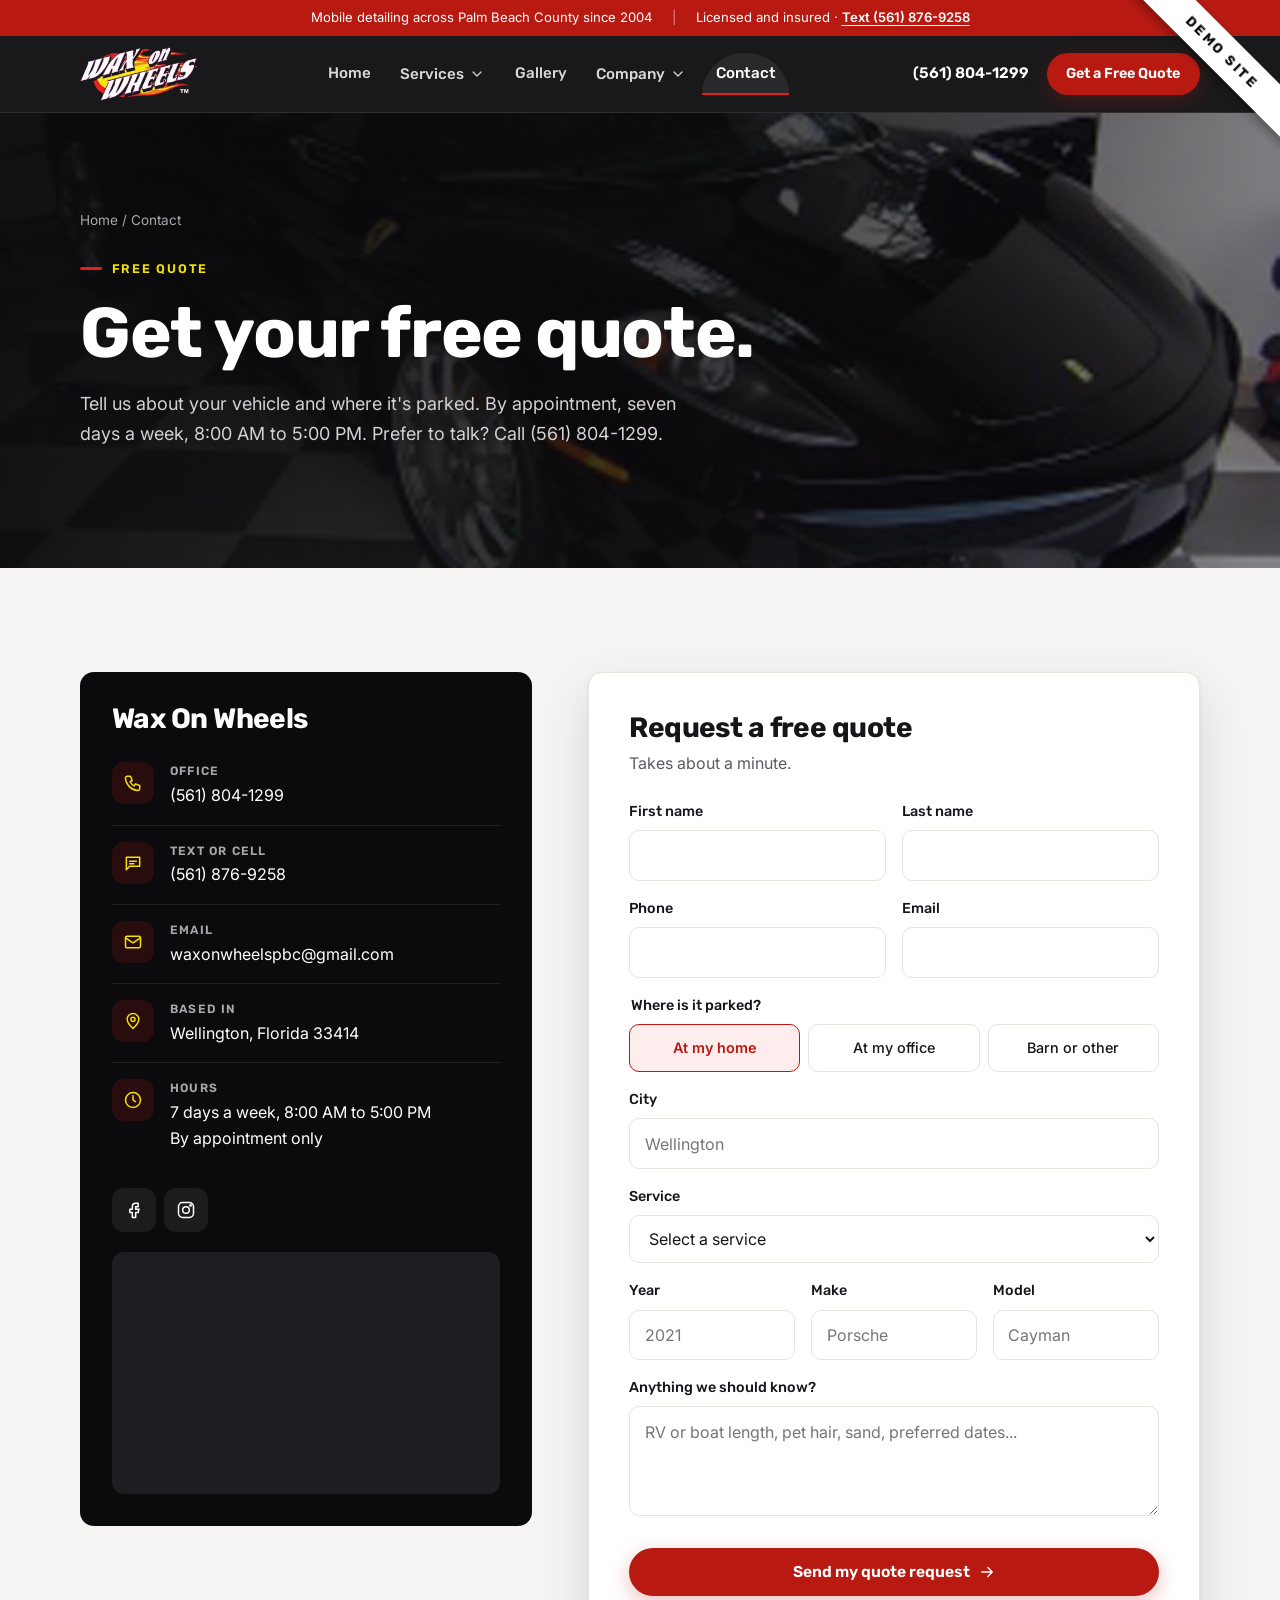
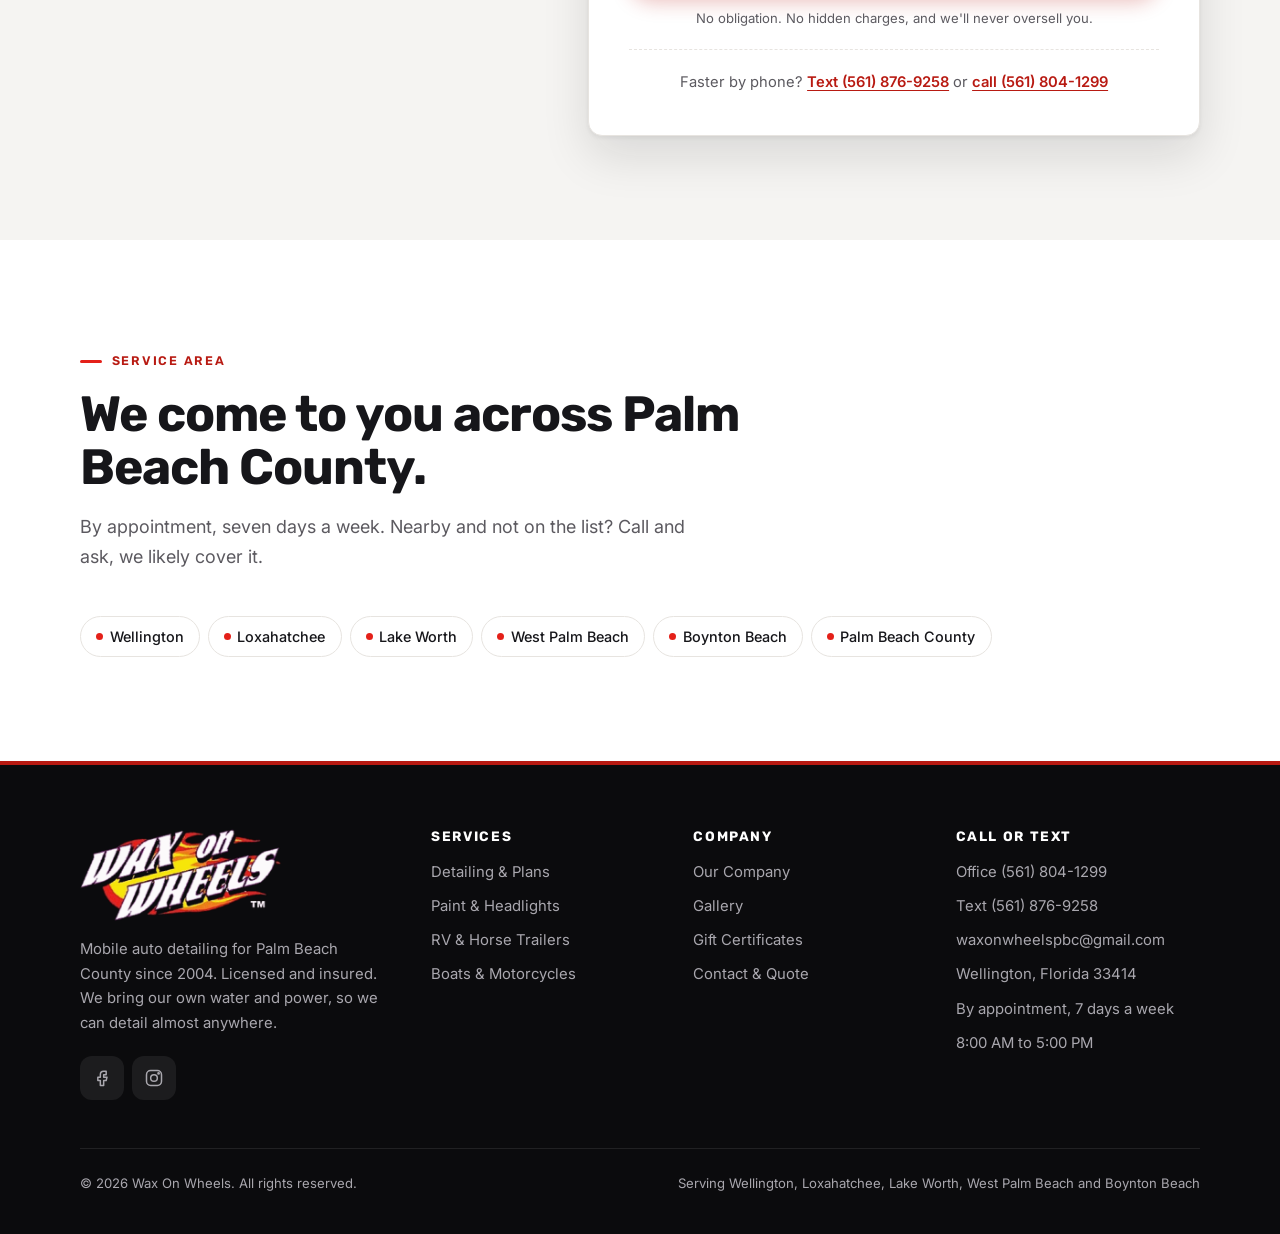
<file: contact.html>
<!doctype html>
<html lang="en" class="no-js">
<head>
<meta charset="utf-8">
<meta name="viewport" content="width=device-width, initial-scale=1">
<title>Contact &amp; Free Quote | Wax On Wheels</title>
<meta name="description" content="Get a free mobile detailing quote from Wax On Wheels in Wellington, FL. Office (561) 804-1299, text (561) 876-9258, waxonwheelspbc@gmail.com.">
<meta name="theme-color" content="#0B0B0D">
<meta property="og:title" content="Contact &amp; Free Quote | Wax On Wheels">
<meta property="og:description" content="Get a free mobile detailing quote from Wax On Wheels in Wellington, FL. Office (561) 804-1299, text (561) 876-9258, waxonwheelspbc@gmail.com.">
<meta property="og:image" content="assets/images/blackcar.jpg">
<link rel="icon" href="assets/images/logo.png">
<link rel="preconnect" href="https://fonts.googleapis.com"><link rel="preconnect" href="https://fonts.gstatic.com" crossorigin>
<link href="https://fonts.googleapis.com/css2?family=Inter:wght@400;500;600&family=Rubik:wght@500;600;700&display=swap" rel="stylesheet">
<link rel="stylesheet" href="styles.css">
</head>
<body>

<div class="demo-ribbon" role="note" aria-label="Demo site, not the live Wax On Wheels website">Demo site</div>
<a class="skip-link" href="#main">Skip to content</a>
<div class="topbar"><div class="container">
  <span>Mobile detailing across Palm Beach County since 2004</span><span class="sep hide-sm">|</span>
  <span class="hide-sm">Licensed and insured · <a href="sms:5618769258">Text (561) 876-9258</a></span>
</div></div>
<header class="site-header">
  <div class="container nav">
    <a class="logo" href="index.html" aria-label="Wax On Wheels home"><img src="assets/images/logo.png" alt="Wax On Wheels" width="118" height="54"></a>
    <ul class="nav-links">
      <li><a href="index.html">Home</a></li>
      <li class="has-dd"><button aria-expanded="false" aria-haspopup="true">Services <svg viewBox="0 0 24 24" fill="none" stroke="currentColor" stroke-width="1.8" stroke-linecap="round" stroke-linejoin="round" aria-hidden="true" width="16" height="16"><path d="m6 9 6 6 6-6"/></svg></button><div class="dropdown"><a href="detailing.html">Detailing &amp; Plans<small>Six packages and monthly plans, from $55</small></a><a href="paint-headlights.html">Paint &amp; Headlights<small>Correction, overspray and lenses, from $99</small></a><a href="rv-trailers.html">RV &amp; Horse Trailers<small>At your home, storage yard or barn, from $8/ft</small></a><a href="boats-motorcycles.html">Boats &amp; Motorcycles<small>Marine and bike details, from $12/ft</small></a></div></li>
      <li><a href="gallery.html">Gallery</a></li>
      <li class="has-dd"><button aria-expanded="false" aria-haspopup="true">Company <svg viewBox="0 0 24 24" fill="none" stroke="currentColor" stroke-width="1.8" stroke-linecap="round" stroke-linejoin="round" aria-hidden="true" width="16" height="16"><path d="m6 9 6 6 6-6"/></svg></button><div class="dropdown"><a href="our-company.html">Our Company<small>Serving Palm Beach County since 2004</small></a><a href="gift-certificates.html">Gift Certificates<small>Good for entire detail packages</small></a></div></li>
      <li><a href="contact.html" aria-current="page">Contact</a></li>
    </ul>
    <div class="nav-cta">
      <a class="nav-phone" href="tel:5618041299">(561) 804-1299</a>
      <a class="btn btn--red btn--sm" href="contact.html">Get a Free Quote</a>
    </div>
    <button class="menu-btn" aria-expanded="false" aria-controls="mobile-nav" aria-label="Menu"><svg viewBox="0 0 24 24" fill="none" stroke="currentColor" stroke-width="1.8" stroke-linecap="round" stroke-linejoin="round" aria-hidden="true" width="22" height="22"><path d="M4 7h16M4 12h16M4 17h16"/></svg></button>
  </div>
  <div class="mobile-nav" id="mobile-nav"><div><ul>
    <li><a href="index.html">Home</a></li>
    <li><a href="index.html#services">Services</a></li><li class="sub"><a href="detailing.html">Detailing &amp; Plans</a></li><li class="sub"><a href="paint-headlights.html">Paint &amp; Headlights</a></li><li class="sub"><a href="rv-trailers.html">RV &amp; Horse Trailers</a></li><li class="sub"><a href="boats-motorcycles.html">Boats &amp; Motorcycles</a></li>
    <li><a href="gallery.html">Gallery</a></li>
    <li><a href="our-company.html">Our Company</a></li>
    <li><a href="gift-certificates.html">Gift Certificates</a></li>
    <li><a href="contact.html">Contact</a></li>
    <li><a class="btn btn--red" href="contact.html">Get a Free Quote</a></li>
  </ul></div></div>
</header>
<main id="main">
<section class="page-hero">
  <div class="hero-media"><img src="assets/images/blackcar.jpg" alt="" fetchpriority="high"></div>
  <div class="container"><div class="inner">
    <div class="crumbs"><a href="index.html">Home</a> / Contact</div>
    <span class="kicker">Free quote</span>
    <h1 class="h-xl">Get your free quote.</h1>
    <p class="lede">Tell us about your vehicle and where it's parked. By appointment, seven days a week, 8:00 AM to 5:00 PM. Prefer to talk? Call (561) 804-1299.</p>
    <div class="hero-actions"></div>
  </div></div>
</section>
<section class="section section--tint"><div class="container contact-grid">
  <div class="info-card reveal">
    <h2 class="h-md" style="margin-bottom:.75rem">Wax On Wheels</h2>
    <div class="info-row"><span class="ic"><svg viewBox="0 0 24 24" fill="none" stroke="currentColor" stroke-width="1.8" stroke-linecap="round" stroke-linejoin="round" aria-hidden="true"><path d="M5 4h4l2 5-2.5 1.5a11 11 0 0 0 5 5L15 13l5 2v4a2 2 0 0 1-2 2A16 16 0 0 1 3 6a2 2 0 0 1 2-2"/></svg></span><div><small>Office</small><a href="tel:5618041299">(561) 804-1299</a></div></div>
    <div class="info-row"><span class="ic"><svg viewBox="0 0 24 24" fill="none" stroke="currentColor" stroke-width="1.8" stroke-linecap="round" stroke-linejoin="round" aria-hidden="true"><path d="M4 5h16v11H8l-4 4z"/><path d="M8 10h8M8 13h5"/></svg></span><div><small>Text or cell</small><a href="sms:5618769258">(561) 876-9258</a></div></div>
    <div class="info-row"><span class="ic"><svg viewBox="0 0 24 24" fill="none" stroke="currentColor" stroke-width="1.8" stroke-linecap="round" stroke-linejoin="round" aria-hidden="true"><rect x="3" y="5" width="18" height="14" rx="2"/><path d="m3 7 9 6 9-6"/></svg></span><div><small>Email</small><a href="mailto:waxonwheelspbc@gmail.com">waxonwheelspbc@gmail.com</a></div></div>
    <div class="info-row"><span class="ic"><svg viewBox="0 0 24 24" fill="none" stroke="currentColor" stroke-width="1.8" stroke-linecap="round" stroke-linejoin="round" aria-hidden="true"><path d="M12 21s-7-6.2-7-11a7 7 0 1 1 14 0c0 4.8-7 11-7 11z"/><circle cx="12" cy="10" r="2.5"/></svg></span><div><small>Based in</small>Wellington, Florida 33414</div></div>
    <div class="info-row"><span class="ic"><svg viewBox="0 0 24 24" fill="none" stroke="currentColor" stroke-width="1.8" stroke-linecap="round" stroke-linejoin="round" aria-hidden="true"><circle cx="12" cy="12" r="9"/><path d="M12 7v5l3 2"/></svg></span><div><small>Hours</small>7 days a week, 8:00 AM to 5:00 PM<br>By appointment only</div></div>
    <div class="socials"><a href="https://www.facebook.com/WaxOnWheelsPBC" target="_blank" rel="noopener" aria-label="Facebook"><svg viewBox="0 0 24 24" fill="none" stroke="currentColor" stroke-width="1.8" stroke-linecap="round" stroke-linejoin="round" aria-hidden="true"><path d="M14 8h3V4h-3a4 4 0 0 0-4 4v3H7v4h3v6h4v-6h3l1-4h-4V8z"/></svg></a><a href="https://www.instagram.com/Wax_On_Wheels/" target="_blank" rel="noopener" aria-label="Instagram"><svg viewBox="0 0 24 24" fill="none" stroke="currentColor" stroke-width="1.8" stroke-linecap="round" stroke-linejoin="round" aria-hidden="true"><rect x="3" y="3" width="18" height="18" rx="5"/><circle cx="12" cy="12" r="4"/><circle cx="17.5" cy="6.5" r=".8" fill="currentColor"/></svg></a></div>
    <div class="map"><iframe title="Map of Wellington, Florida" loading="lazy" src="https://www.google.com/maps?q=Wellington,+FL+33414&amp;output=embed"></iframe></div>
  </div>
  <div class="form-card reveal">
    <form name="quote" method="POST" data-quote data-to="waxonwheelspbc@gmail.com">
      <p class="hp"><label>Leave blank<input name="bot-field" tabindex="-1" autocomplete="off"></label></p>
      <h2>Request a free quote</h2><p class="muted" style="margin-top:.4rem">Takes about a minute.</p>
      <div class="form-grid">
        <div class="two"><div class="field"><label for="fn">First name</label><input id="fn" name="first_name" autocomplete="given-name" required></div><div class="field"><label for="ln">Last name</label><input id="ln" name="last_name" autocomplete="family-name" required></div></div>
        <div class="two"><div class="field"><label for="ph">Phone</label><input id="ph" name="phone" type="tel" autocomplete="tel" required></div><div class="field"><label for="em">Email</label><input id="em" name="email" type="email" autocomplete="email" required></div></div>
        <fieldset class="field"><legend>Where is it parked?</legend><div class="seg">
          <label><input type="radio" name="location" value="Home" checked><span>At my home</span></label>
          <label><input type="radio" name="location" value="Office"><span>At my office</span></label>
          <label><input type="radio" name="location" value="Barn or other"><span>Barn or other</span></label>
        </div></fieldset>
        <div class="field"><label for="city">City</label><input id="city" name="city" placeholder="Wellington" autocomplete="address-level2"></div>
        <div class="field"><label for="service">Service</label><select id="service" name="service" required><option value="">Select a service</option><optgroup label="Detailing packages"><option value="ultimate-wash">Ultimate Wash (from $55)</option><option value="basic">Basic Detail (from $89)</option><option value="deluxe">Deluxe Detail (from $109)</option><option value="premium">Premium Detail (from $149)</option><option value="gold">Gold Detailing (from $275)</option><option value="platinum">Platinum Detailing (from $375)</option></optgroup><optgroup label="Maintenance plans"><option value="maint-1">Package 1, 4 visits a month (from $259)</option><option value="maint-2">Package 2, 2 visits a month (from $189)</option><option value="maint-3">Package 3, 1 visit a month (from $99)</option><option value="maint-4">Package 4, every 2 months (from $219)</option></optgroup><optgroup label="Paint and headlights"><option value="paint-1">Paint Correction Level 1</option><option value="paint-2">Paint Correction Level 2</option><option value="paint-3">Paint Correction Level 3</option><option value="overspray">Paint Overspray Removal</option><option value="headlights">Headlight Restoration ($99)</option></optgroup><optgroup label="RVs, trailers, boats and bikes"><option value="rv">RV Detailing (from $9/ft)</option><option value="horse-trailer">Horse Trailer (from $8/ft)</option><option value="boat">Boat Detailing (from $12/ft)</option><option value="bike-silver">Silver Bike Detail ($129)</option><option value="bike-gold">Gold Bike Detail ($189)</option><option value="bike-platinum">Platinum Bike Detail ($259)</option></optgroup><optgroup label="Other"><option value="sanitizing">Magic Sanitizing ($125)</option><option value="gift">Gift certificate</option><option value="unsure">Not sure, recommend one for me</option></optgroup></select></div>
        <div class="two" style="grid-template-columns:repeat(3,1fr)"><div class="field"><label for="yr">Year</label><input id="yr" name="year" inputmode="numeric" placeholder="2021"></div><div class="field"><label for="mk">Make</label><input id="mk" name="make" placeholder="Porsche"></div><div class="field"><label for="md">Model</label><input id="md" name="model" placeholder="Cayman"></div></div>
        <div class="field"><label for="msg">Anything we should know?</label><textarea id="msg" name="details" placeholder="RV or boat length, pet hair, sand, preferred dates..."></textarea></div>
        <button class="btn btn--red" type="submit">Send my quote request <svg viewBox="0 0 24 24" fill="none" stroke="currentColor" stroke-width="1.8" stroke-linecap="round" stroke-linejoin="round" aria-hidden="true"><path d="M5 12h14M13 6l6 6-6 6"/></svg></button>
      </div>
      <p class="form-small">No obligation. No hidden charges, and we'll never oversell you.</p>
      <div class="or-book">Faster by phone? <a href="sms:5618769258">Text (561) 876-9258</a> or <a href="tel:5618041299">call (561) 804-1299</a></div>
    </form>
    <div class="success"><h2>Almost done.</h2><p class="muted" style="margin-top:.75rem">Your email app should open with your request filled in. Just press send. If it didn't open, call <a href="tel:5618041299" style="color:var(--red-deep);font-weight:600">(561) 804-1299</a> or text <a href="sms:5618769258" style="color:var(--red-deep);font-weight:600">(561) 876-9258</a>.</p></div>
  </div>
</div></section>
<section class="section"><div class="container">
  <div class="head reveal"><span class="kicker">Service area</span><h2 class="h-lg">We come to you across Palm Beach County.</h2><p class="lede">By appointment, seven days a week. Nearby and not on the list? Call and ask, we likely cover it.</p></div>
  <div class="areas reveal"><span>Wellington</span><span>Loxahatchee</span><span>Lake Worth</span><span>West Palm Beach</span><span>Boynton Beach</span><span>Palm Beach County</span></div>
</div></section>
</main>

<footer class="site-footer">
  <div class="container">
    <div class="foot-grid">
      <div>
        <img src="assets/images/logo.png" alt="Wax On Wheels" width="201" height="92" loading="lazy">
        <p>Mobile auto detailing for Palm Beach County since 2004. Licensed and insured. We bring our own water and power, so we can detail almost anywhere.</p>
        <div class="socials">
          <a href="https://www.facebook.com/WaxOnWheelsPBC" target="_blank" rel="noopener" aria-label="Facebook"><svg viewBox="0 0 24 24" fill="none" stroke="currentColor" stroke-width="1.8" stroke-linecap="round" stroke-linejoin="round" aria-hidden="true"><path d="M14 8h3V4h-3a4 4 0 0 0-4 4v3H7v4h3v6h4v-6h3l1-4h-4V8z"/></svg></a>
          <a href="https://www.instagram.com/Wax_On_Wheels/" target="_blank" rel="noopener" aria-label="Instagram"><svg viewBox="0 0 24 24" fill="none" stroke="currentColor" stroke-width="1.8" stroke-linecap="round" stroke-linejoin="round" aria-hidden="true"><rect x="3" y="3" width="18" height="18" rx="5"/><circle cx="12" cy="12" r="4"/><circle cx="17.5" cy="6.5" r=".8" fill="currentColor"/></svg></a>
        </div>
      </div>
      <div><h4>Services</h4><ul><li><a href="detailing.html">Detailing &amp; Plans</a></li><li><a href="paint-headlights.html">Paint &amp; Headlights</a></li><li><a href="rv-trailers.html">RV &amp; Horse Trailers</a></li><li><a href="boats-motorcycles.html">Boats &amp; Motorcycles</a></li></ul></div>
      <div><h4>Company</h4><ul><li><a href="our-company.html">Our Company</a></li><li><a href="gallery.html">Gallery</a></li><li><a href="gift-certificates.html">Gift Certificates</a></li><li><a href="contact.html">Contact &amp; Quote</a></li></ul></div>
      <div><h4>Call or text</h4><ul>
        <li><a href="tel:5618041299">Office (561) 804-1299</a></li>
        <li><a href="sms:5618769258">Text (561) 876-9258</a></li>
        <li><a href="mailto:waxonwheelspbc@gmail.com">waxonwheelspbc@gmail.com</a></li>
        <li>Wellington, Florida 33414</li>
        <li>By appointment, 7 days a week</li><li>8:00 AM to 5:00 PM</li>
      </ul></div>
    </div>
    <div class="foot-bottom"><span>© <span id="year">2026</span> Wax On Wheels. All rights reserved.</span><span>Serving Wellington, Loxahatchee, Lake Worth, West Palm Beach and Boynton Beach</span></div>
  </div>
</footer>
<div class="action-bar"><a class="btn btn--ghost-inv" href="tel:5618041299"><svg viewBox="0 0 24 24" fill="none" stroke="currentColor" stroke-width="1.8" stroke-linecap="round" stroke-linejoin="round" aria-hidden="true"><path d="M5 4h4l2 5-2.5 1.5a11 11 0 0 0 5 5L15 13l5 2v4a2 2 0 0 1-2 2A16 16 0 0 1 3 6a2 2 0 0 1 2-2"/></svg>Call</a><a class="btn btn--red" href="contact.html">Free Quote</a></div>
<script src="script.js"></script>
</body>
</html>
</file>
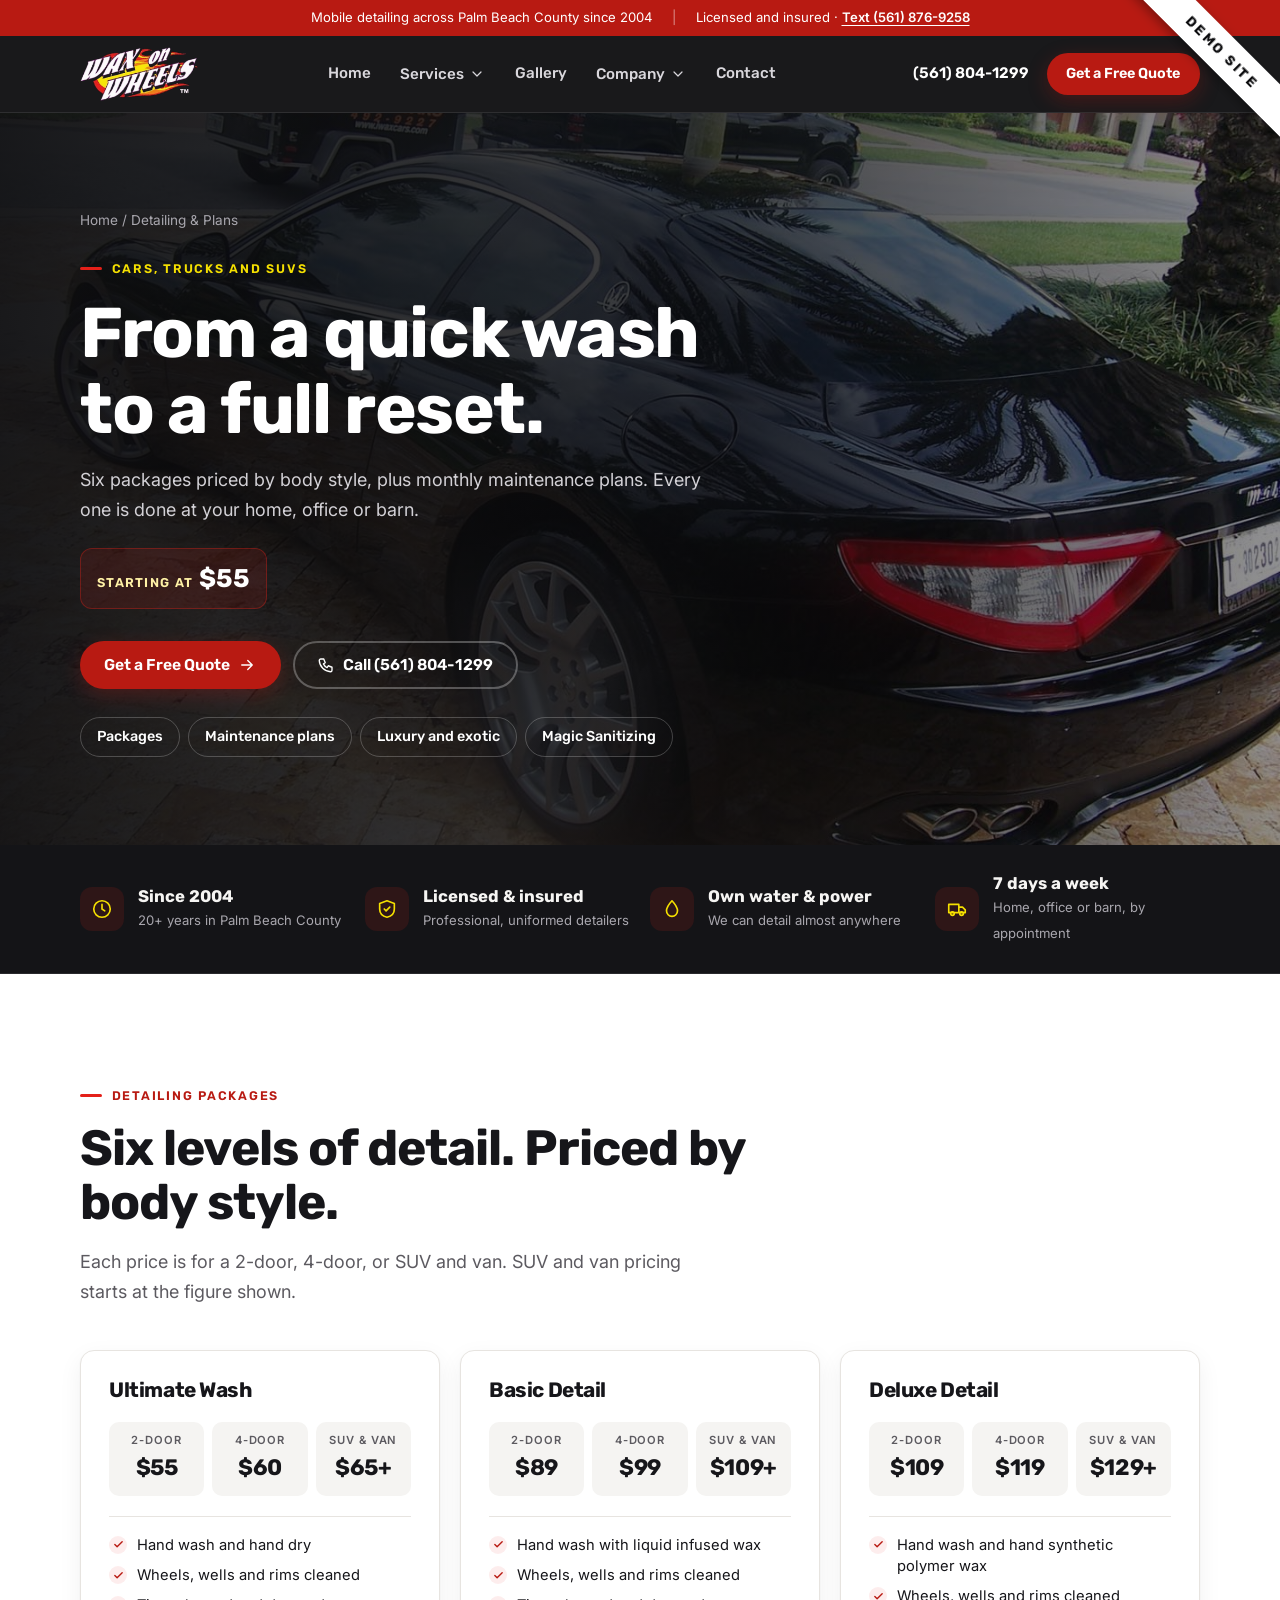
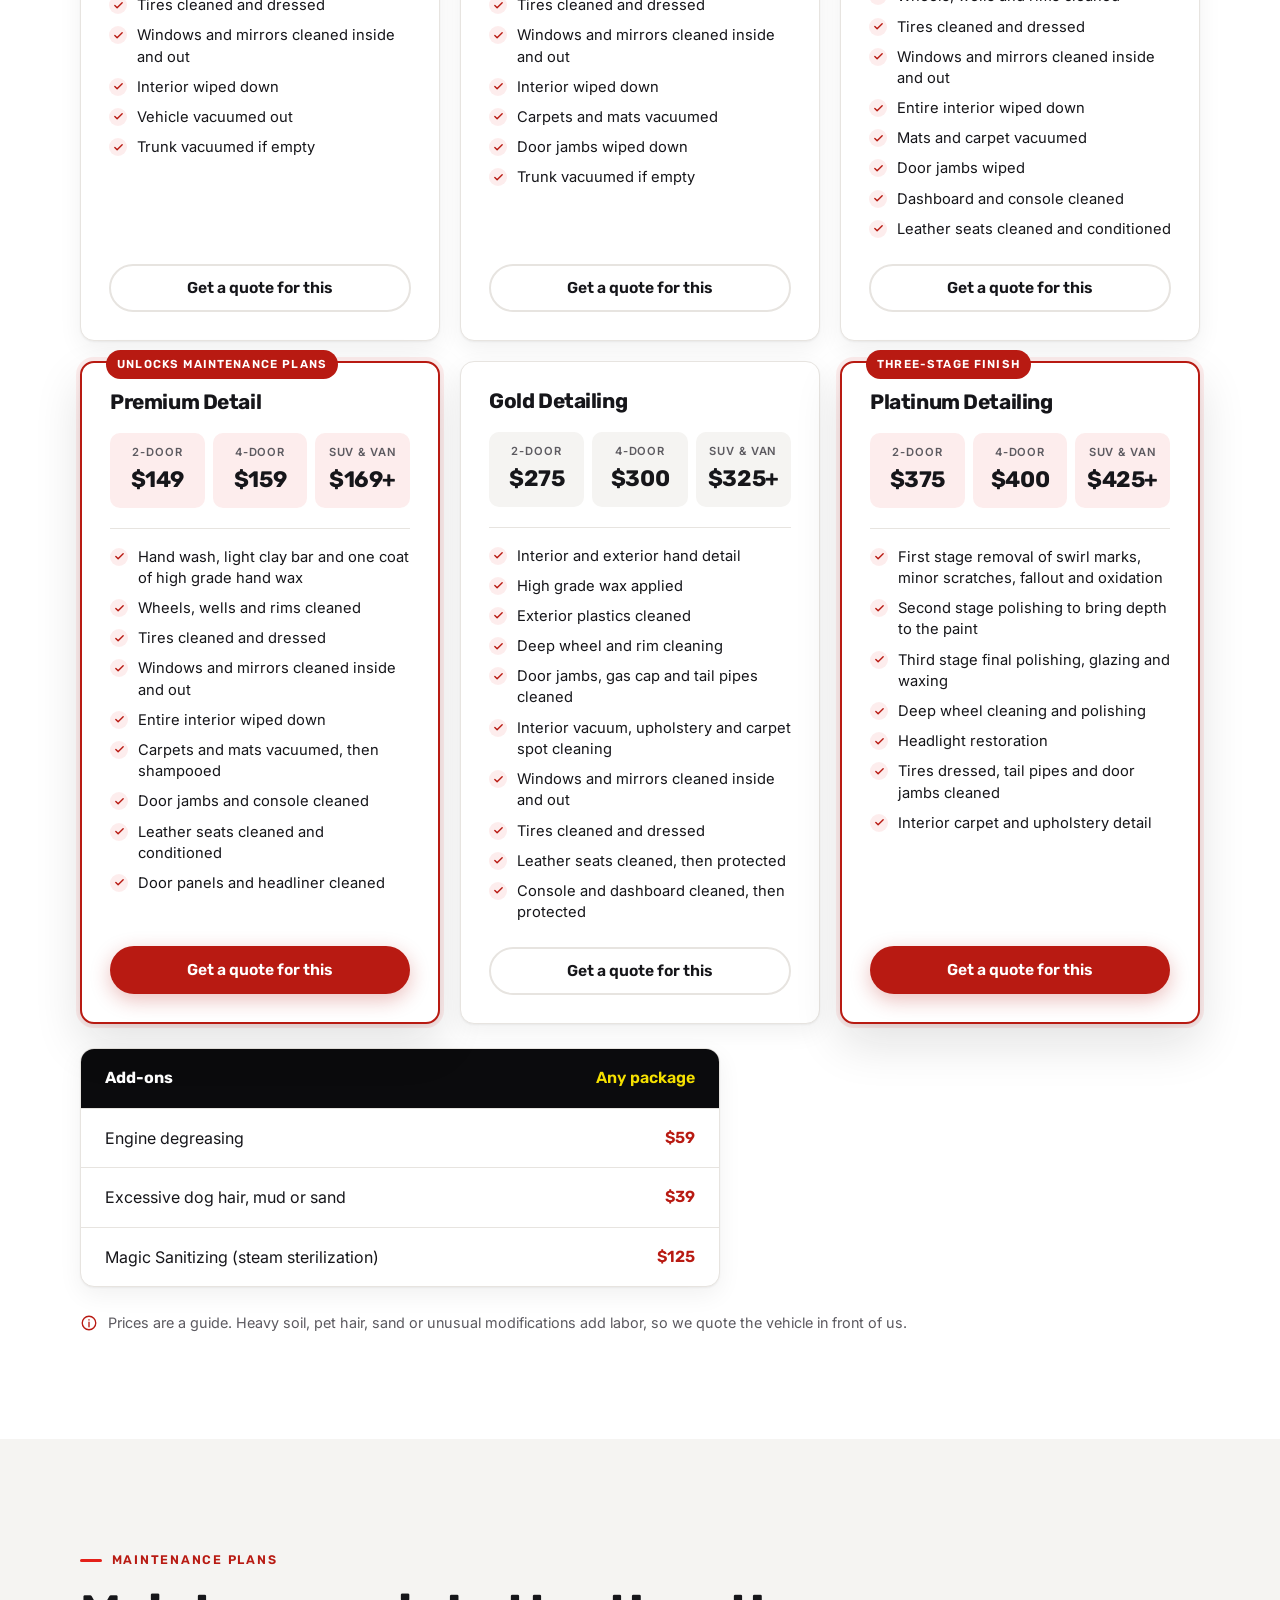
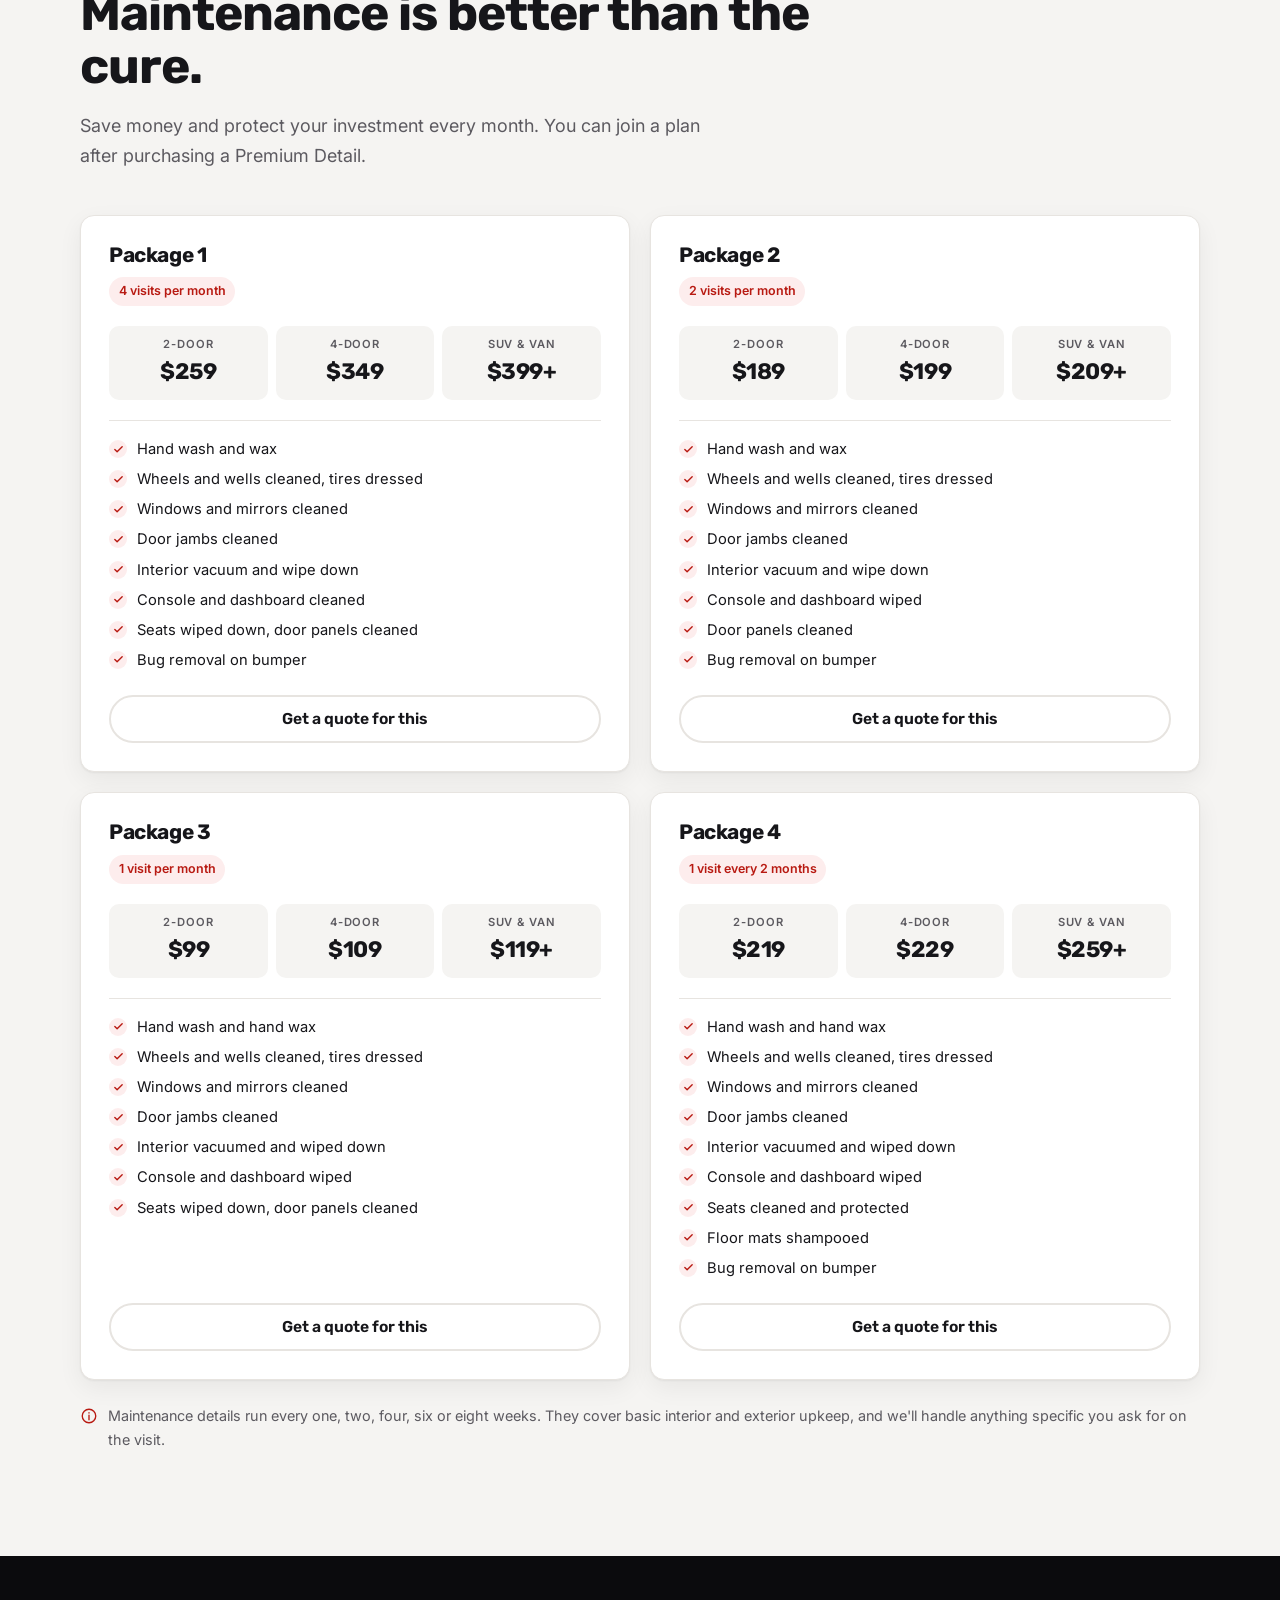
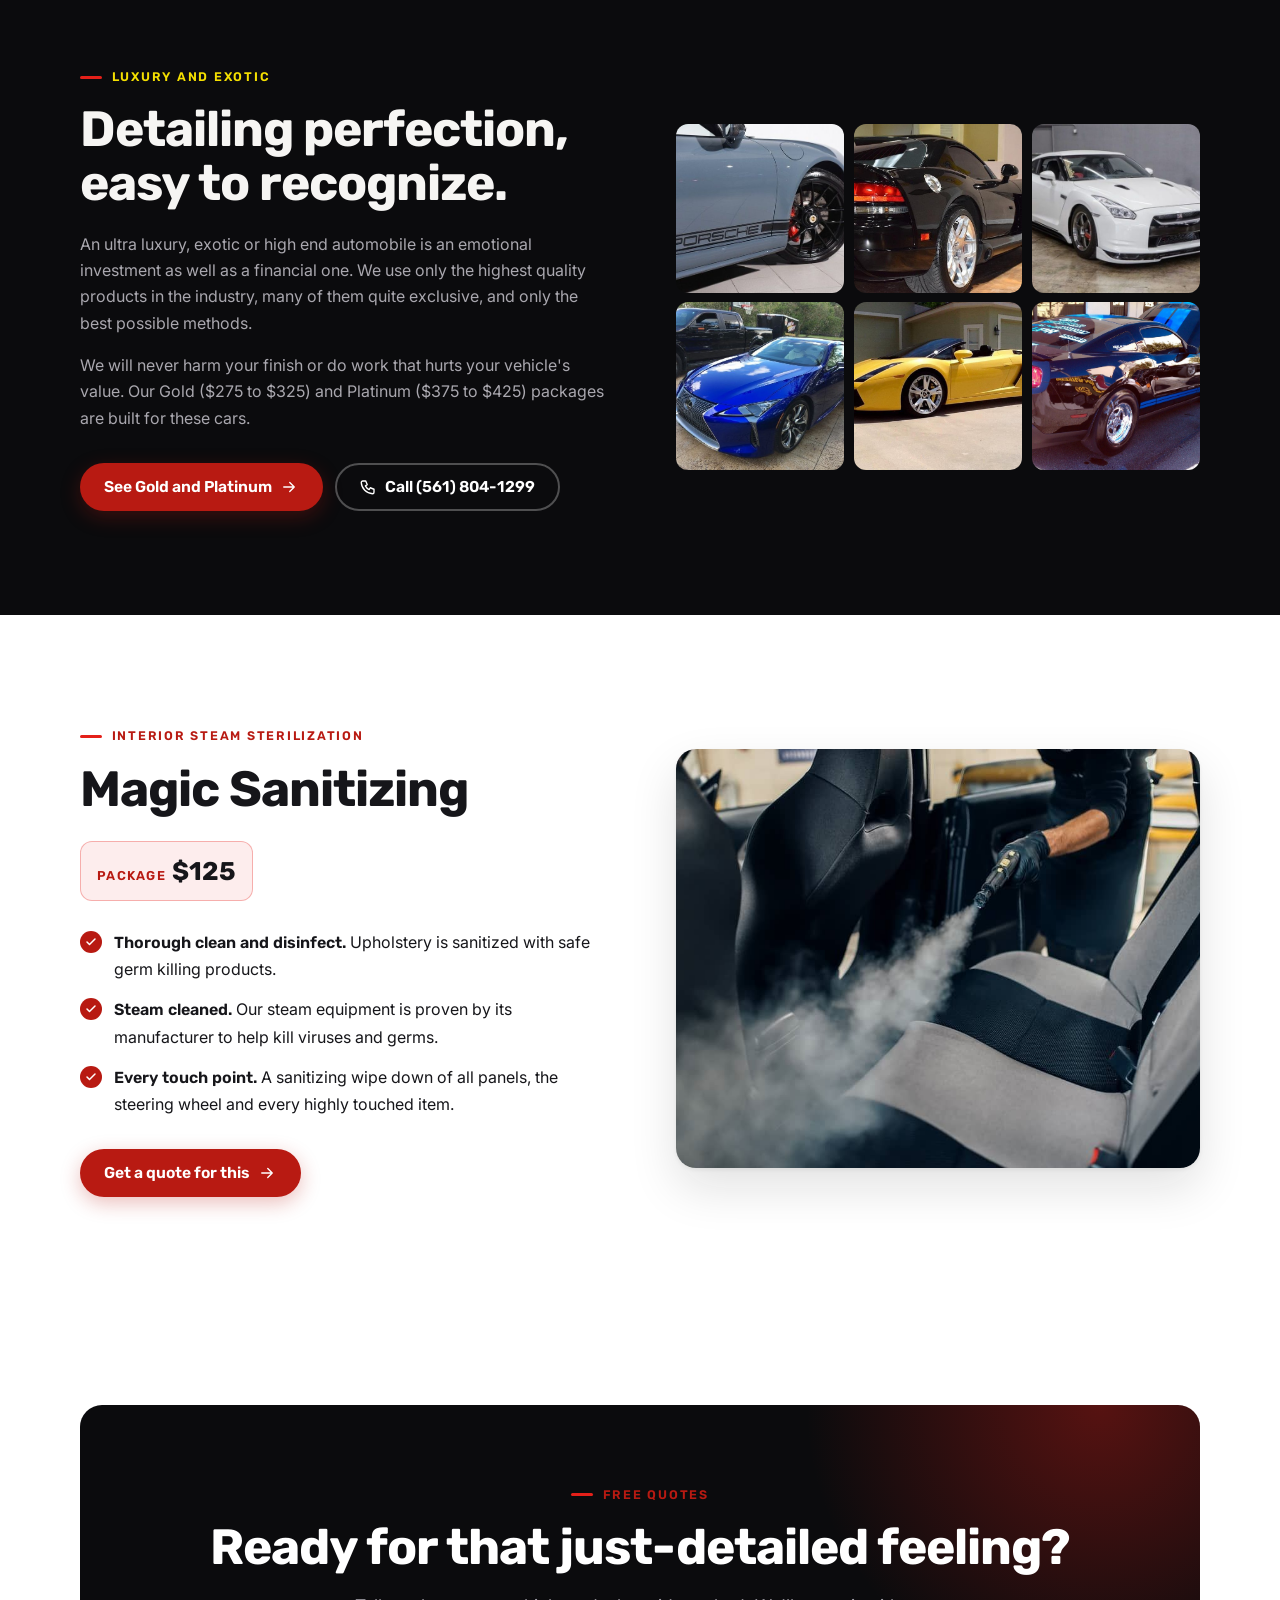
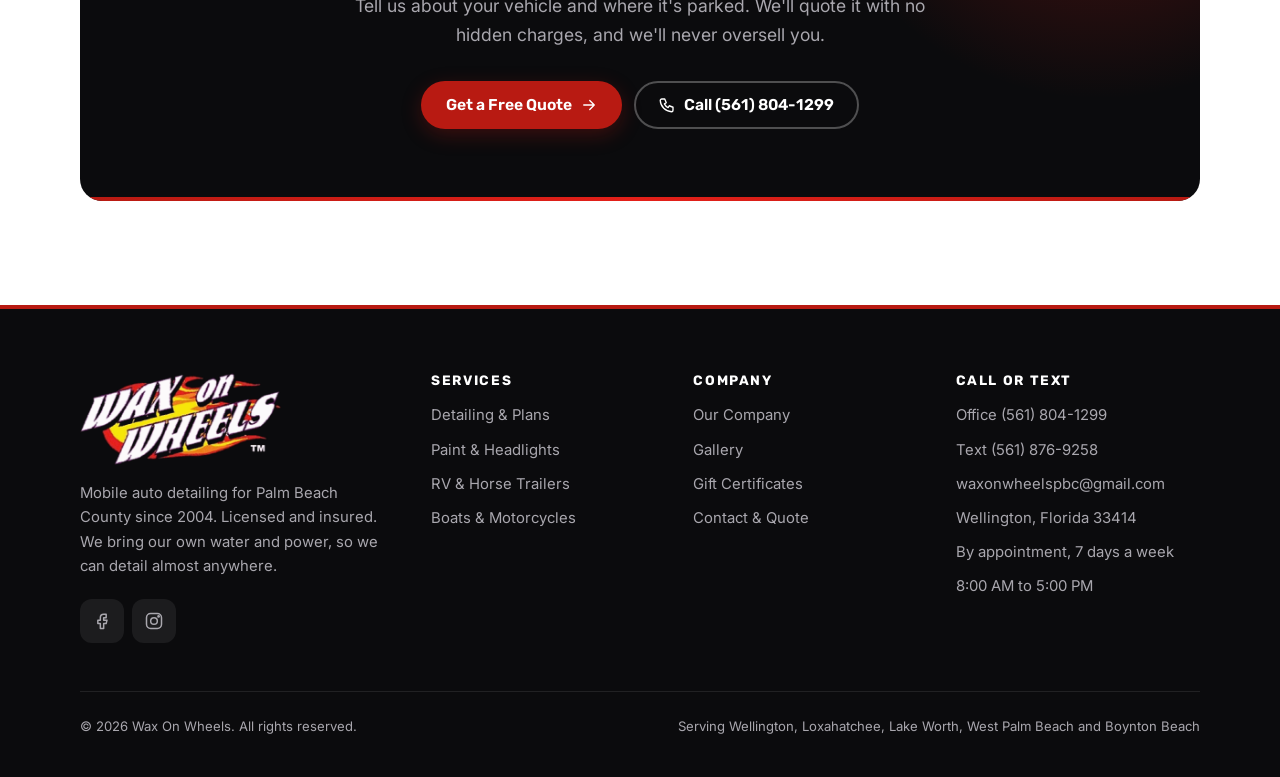
<file: detailing-services.html>
<!doctype html>
<html lang="en"><head><meta charset="utf-8"><meta name="viewport" content="width=device-width, initial-scale=1">
<title>Detailing Services | Wax On Wheels</title><meta name="robots" content="noindex">
<link rel="canonical" href="detailing.html">
<script>
(function(){var m={packages:"detailing.html#packages",maintenance:"detailing.html#maintenance",luxury:"detailing.html#luxury",sanitizing:"detailing.html#sanitizing","paint-correction":"paint-headlights.html#correction",overspray:"paint-headlights.html#overspray",headlights:"paint-headlights.html#headlights",rv:"rv-trailers.html#rv","horse-trailers":"rv-trailers.html#horse-trailers",trailer:"rv-trailers.html#our-trailer",boats:"boats-motorcycles.html#boats",motorcycles:"boats-motorcycles.html#motorcycles"};
location.replace(m[location.hash.slice(1)]||"detailing.html");})();
</script>
<meta http-equiv="refresh" content="0; url=detailing.html">
</head><body><p>This page moved. <a href="detailing.html">See detailing services</a>.</p></body></html>
</file>
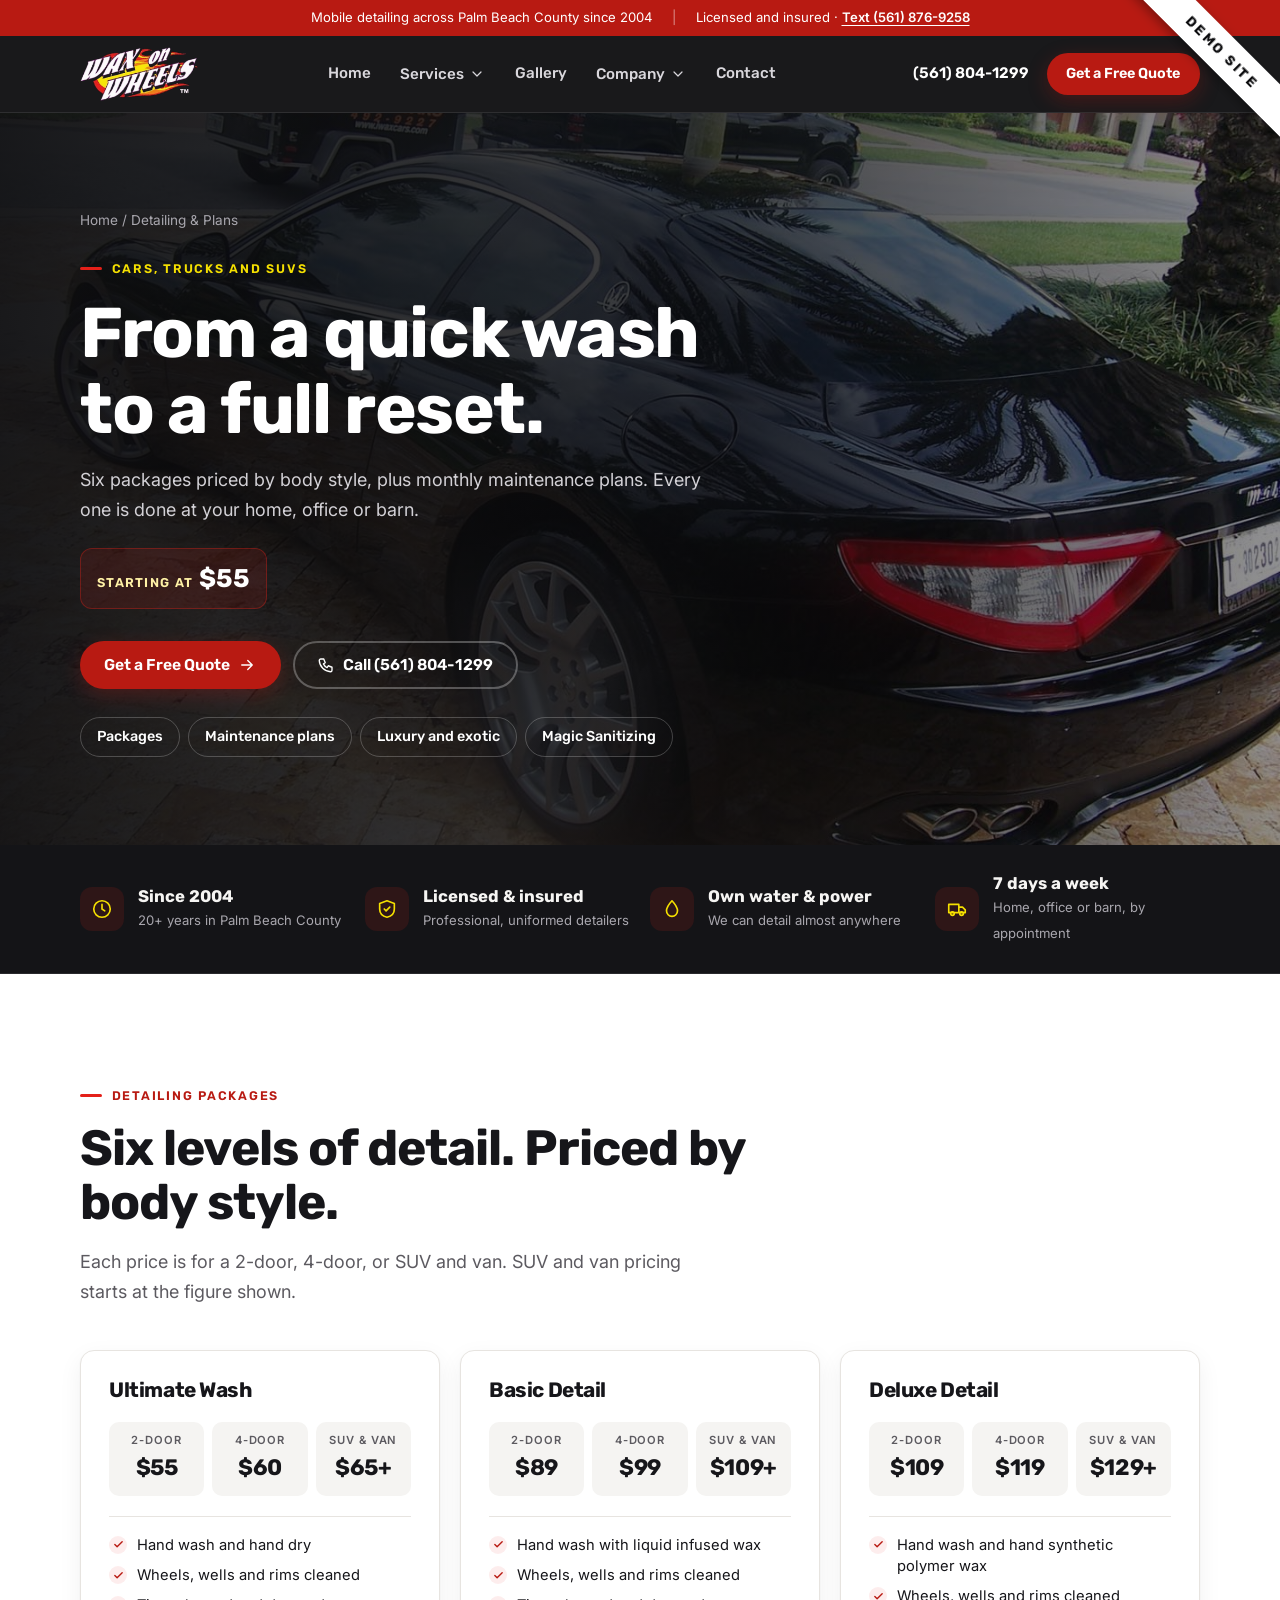
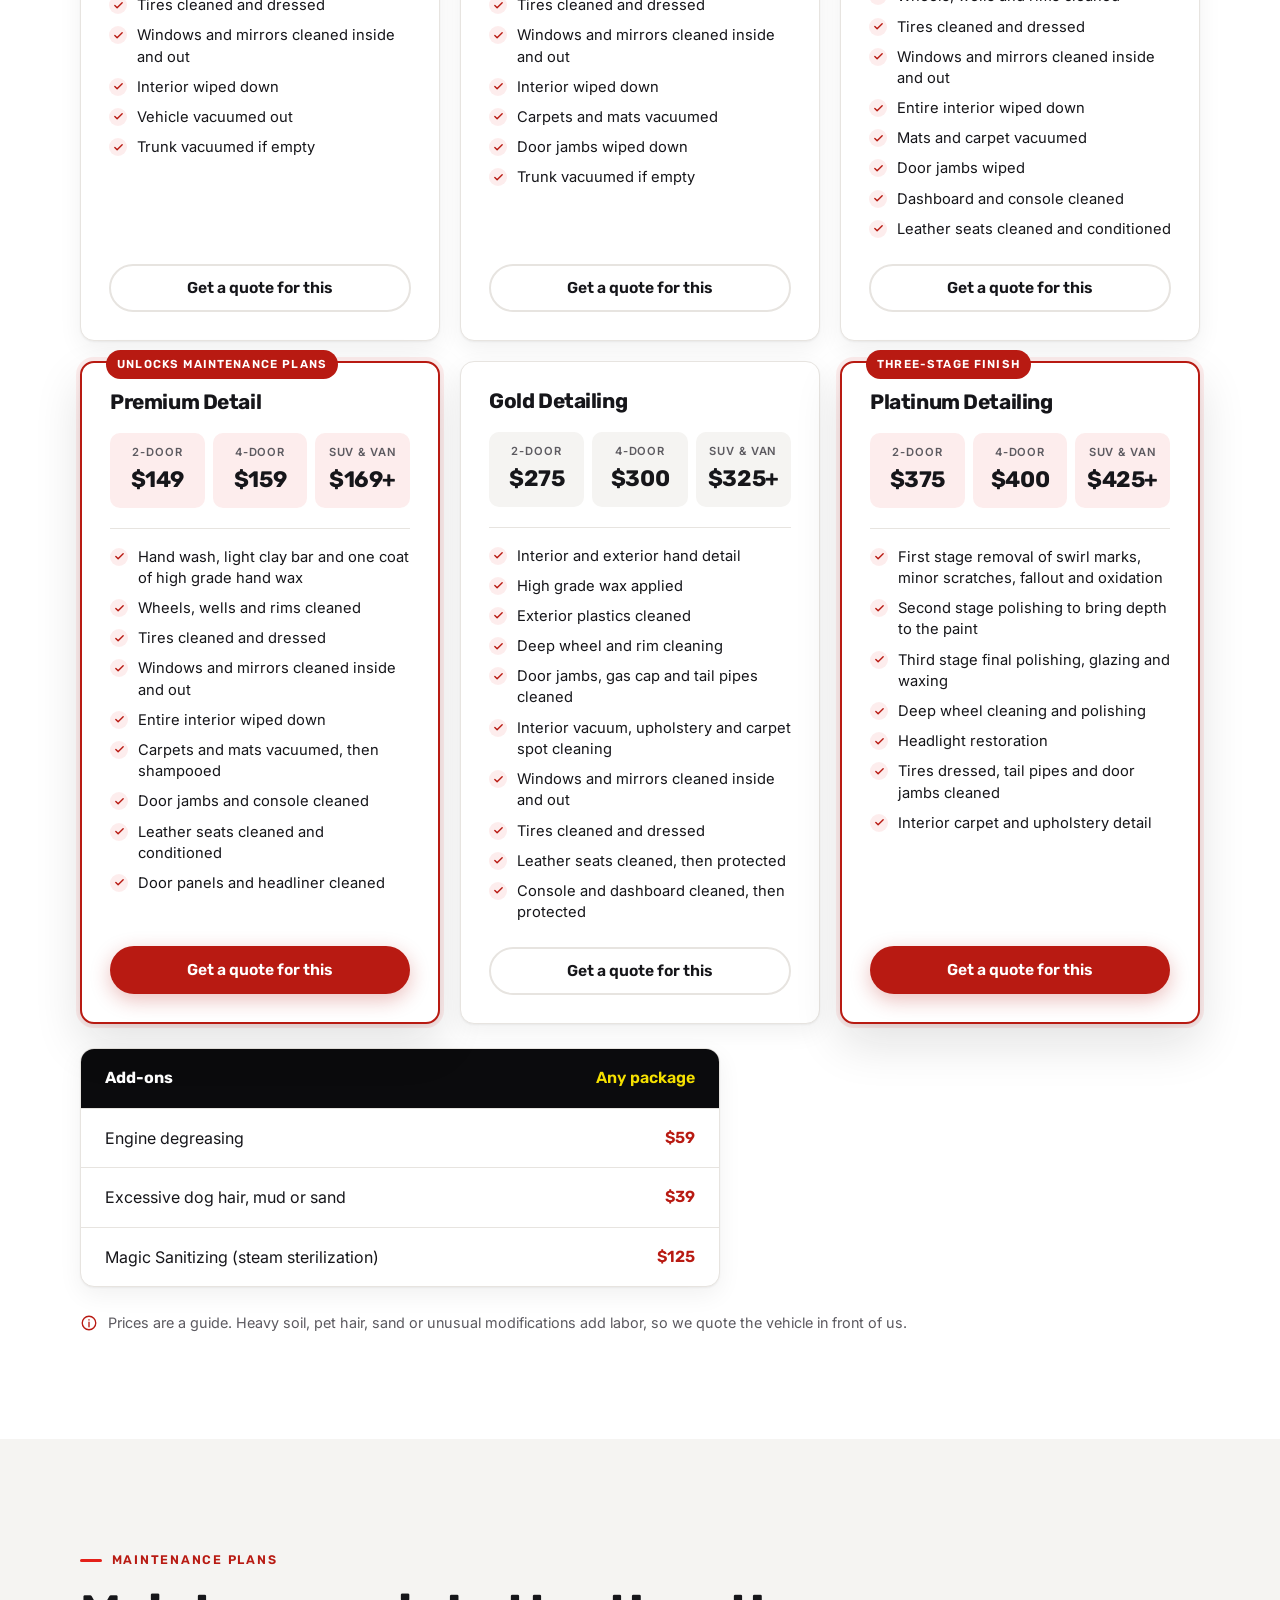
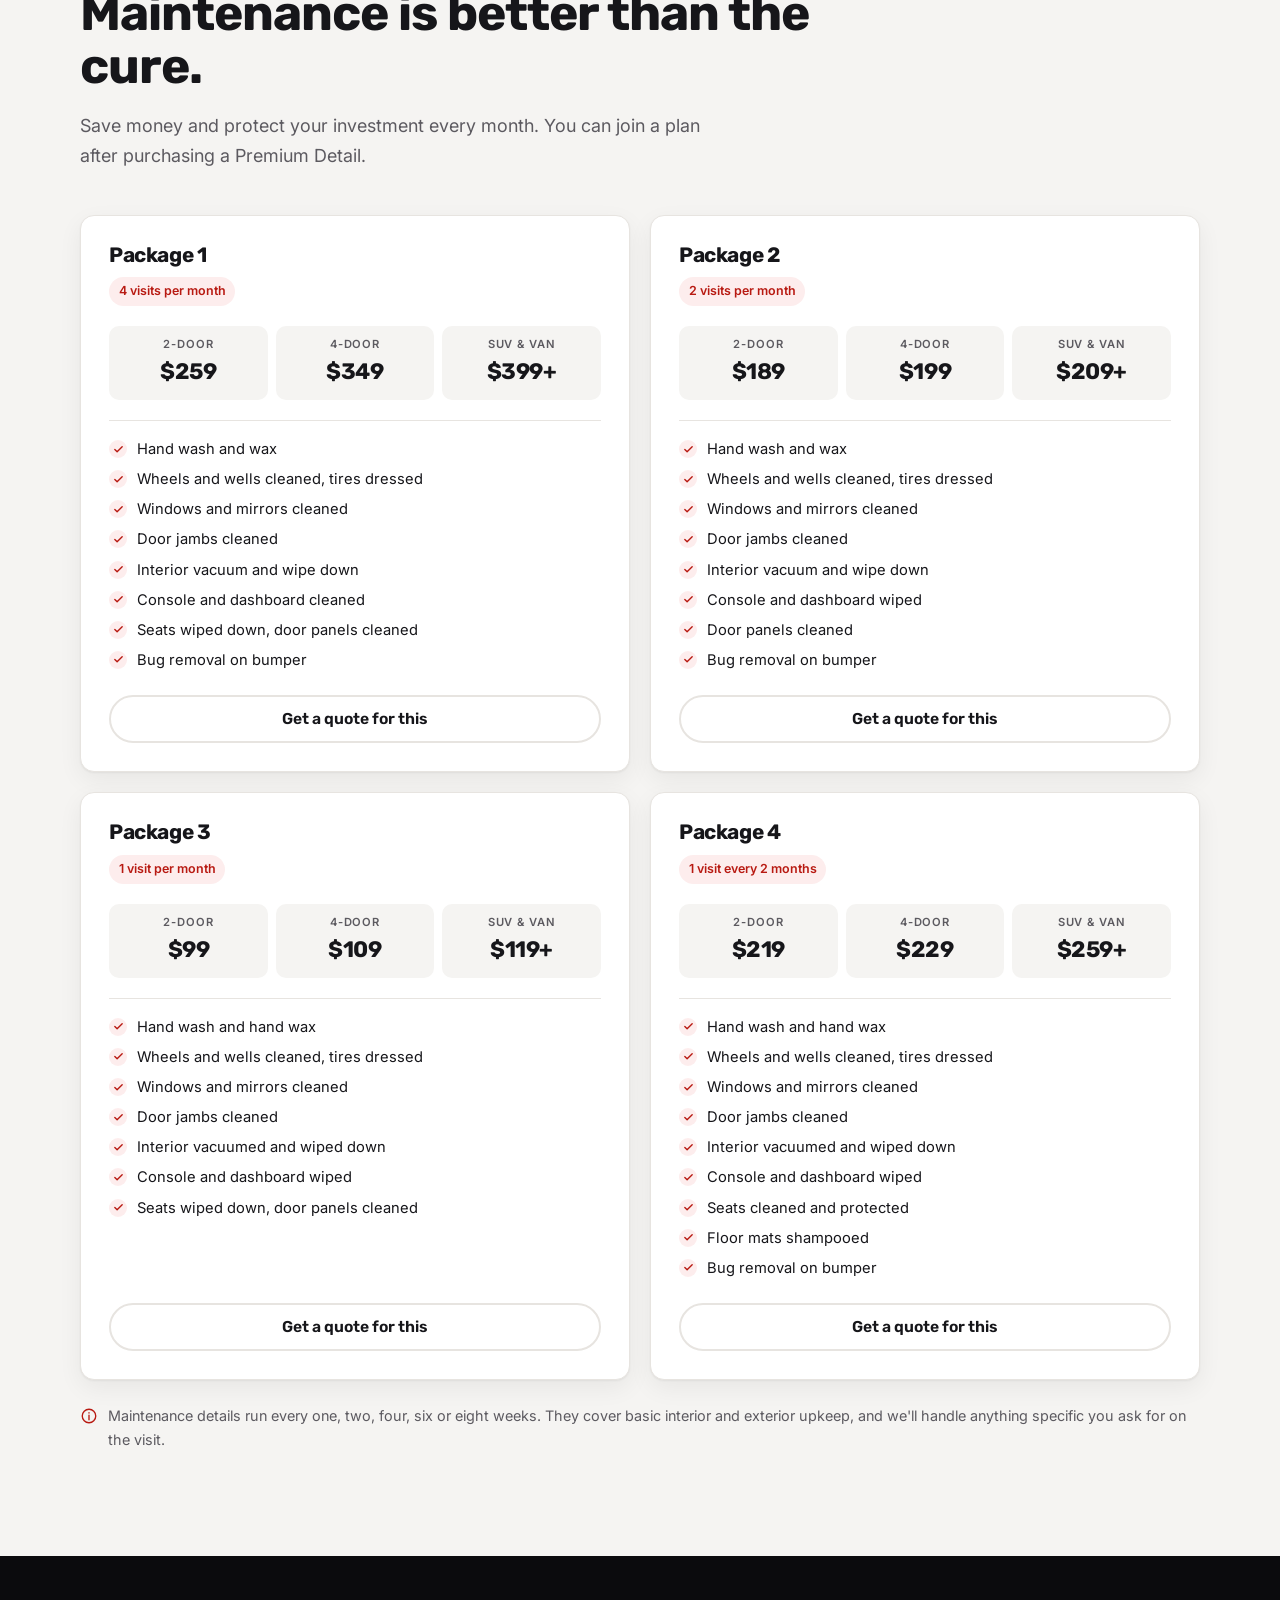
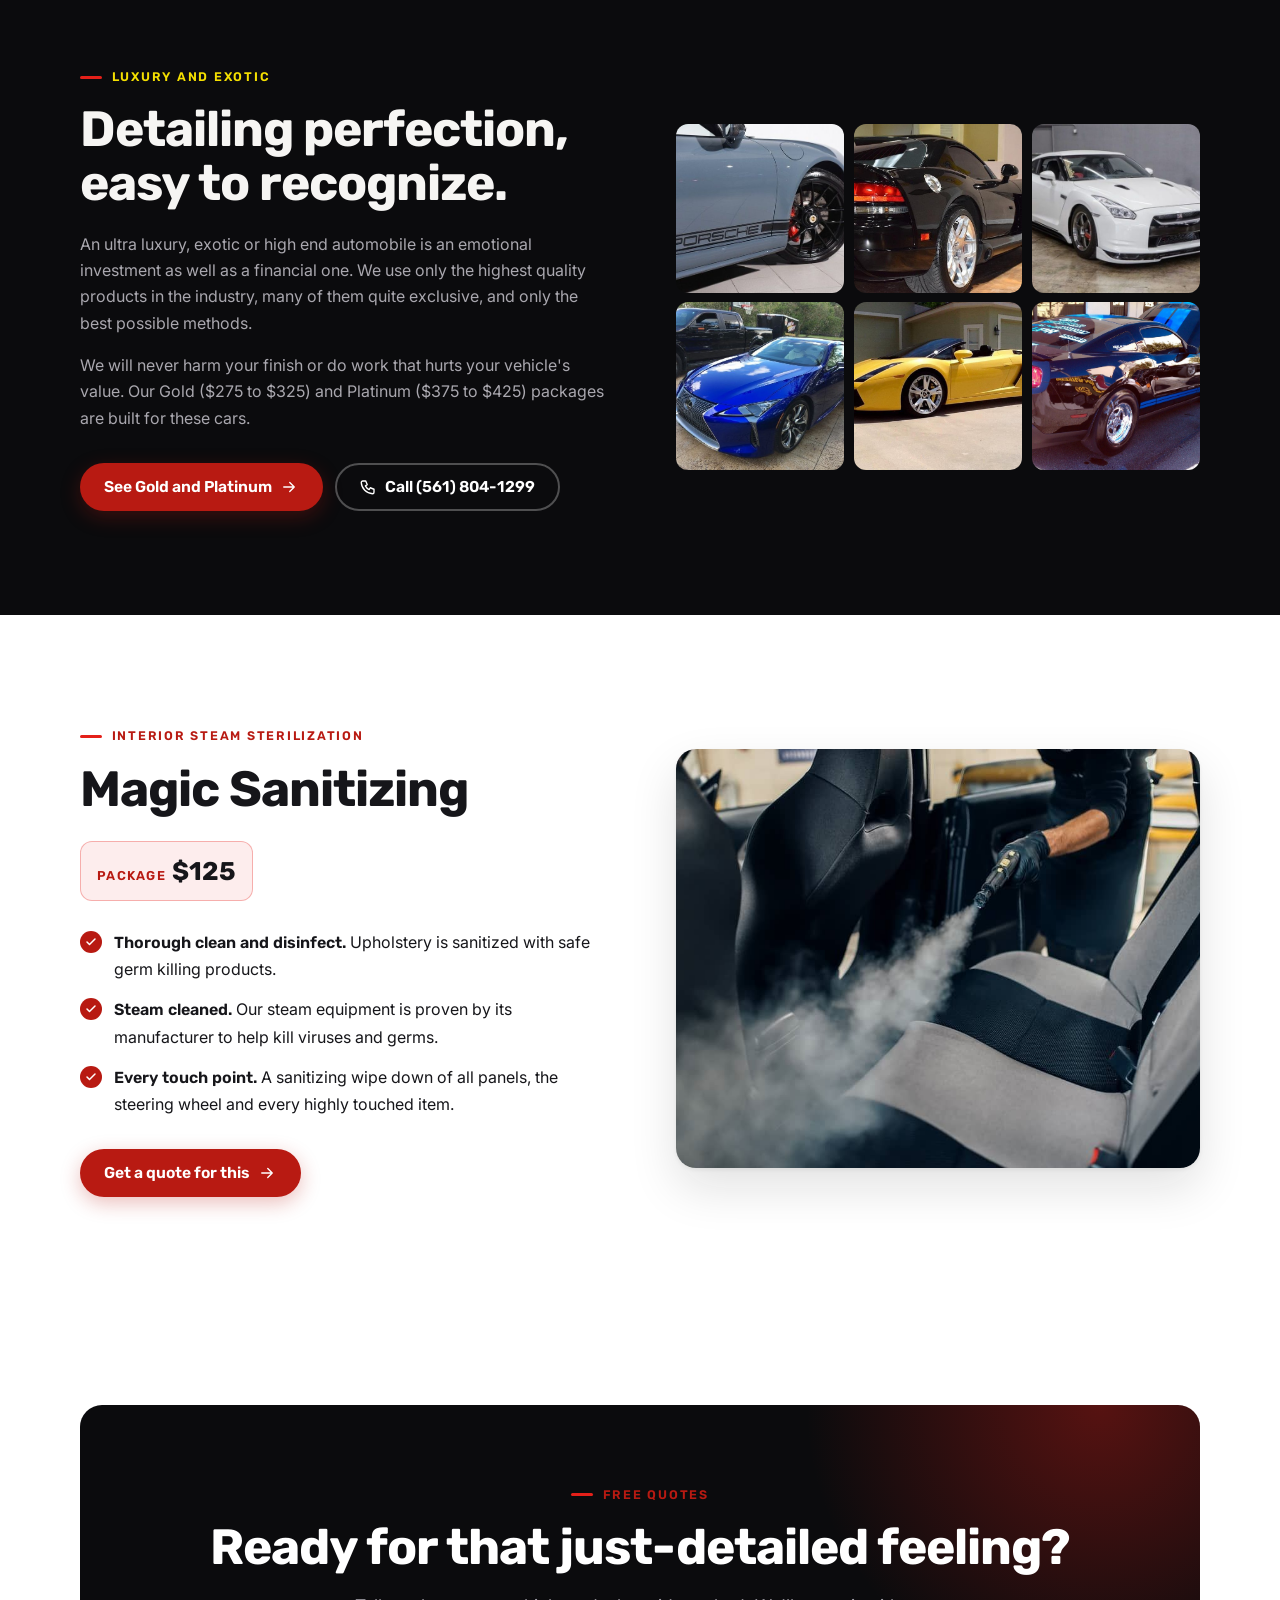
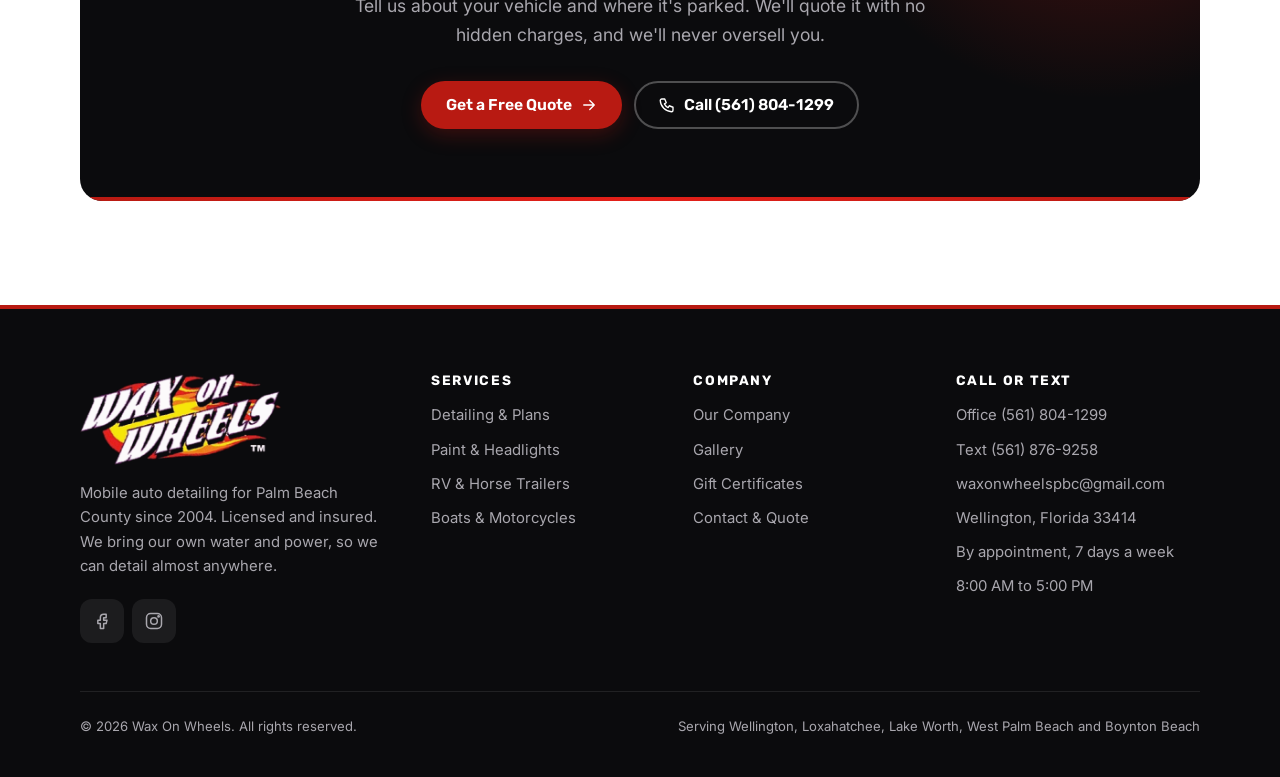
<file: detailing.html>
<!doctype html>
<html lang="en" class="no-js">
<head>
<meta charset="utf-8">
<meta name="viewport" content="width=device-width, initial-scale=1">
<title>Detailing Packages &amp; Maintenance Plans | Wax On Wheels</title>
<meta name="description" content="Mobile detailing packages from $55, Gold and Platinum luxury details, monthly maintenance plans from $99 and Magic Sanitizing in Palm Beach County.">
<meta name="theme-color" content="#0B0B0D">
<meta property="og:title" content="Detailing Packages &amp; Maintenance Plans | Wax On Wheels">
<meta property="og:description" content="Mobile detailing packages from $55, Gold and Platinum luxury details, monthly maintenance plans from $99 and Magic Sanitizing in Palm Beach County.">
<meta property="og:image" content="assets/images/nicecar.jpg">
<link rel="icon" href="assets/images/logo.png">
<link rel="preconnect" href="https://fonts.googleapis.com"><link rel="preconnect" href="https://fonts.gstatic.com" crossorigin>
<link href="https://fonts.googleapis.com/css2?family=Inter:wght@400;500;600&family=Rubik:wght@500;600;700&display=swap" rel="stylesheet">
<link rel="stylesheet" href="styles.css">
</head>
<body>

<div class="demo-ribbon" role="note" aria-label="Demo site, not the live Wax On Wheels website">Demo site</div>
<a class="skip-link" href="#main">Skip to content</a>
<div class="topbar"><div class="container">
  <span>Mobile detailing across Palm Beach County since 2004</span><span class="sep hide-sm">|</span>
  <span class="hide-sm">Licensed and insured · <a href="sms:5618769258">Text (561) 876-9258</a></span>
</div></div>
<header class="site-header">
  <div class="container nav">
    <a class="logo" href="index.html" aria-label="Wax On Wheels home"><img src="assets/images/logo.png" alt="Wax On Wheels" width="118" height="54"></a>
    <ul class="nav-links">
      <li><a href="index.html">Home</a></li>
      <li class="has-dd is-current"><button aria-expanded="false" aria-haspopup="true">Services <svg viewBox="0 0 24 24" fill="none" stroke="currentColor" stroke-width="1.8" stroke-linecap="round" stroke-linejoin="round" aria-hidden="true" width="16" height="16"><path d="m6 9 6 6 6-6"/></svg></button><div class="dropdown"><a href="detailing.html" aria-current="page">Detailing &amp; Plans<small>Six packages and monthly plans, from $55</small></a><a href="paint-headlights.html">Paint &amp; Headlights<small>Correction, overspray and lenses, from $99</small></a><a href="rv-trailers.html">RV &amp; Horse Trailers<small>At your home, storage yard or barn, from $8/ft</small></a><a href="boats-motorcycles.html">Boats &amp; Motorcycles<small>Marine and bike details, from $12/ft</small></a></div></li>
      <li><a href="gallery.html">Gallery</a></li>
      <li class="has-dd"><button aria-expanded="false" aria-haspopup="true">Company <svg viewBox="0 0 24 24" fill="none" stroke="currentColor" stroke-width="1.8" stroke-linecap="round" stroke-linejoin="round" aria-hidden="true" width="16" height="16"><path d="m6 9 6 6 6-6"/></svg></button><div class="dropdown"><a href="our-company.html">Our Company<small>Serving Palm Beach County since 2004</small></a><a href="gift-certificates.html">Gift Certificates<small>Good for entire detail packages</small></a></div></li>
      <li><a href="contact.html">Contact</a></li>
    </ul>
    <div class="nav-cta">
      <a class="nav-phone" href="tel:5618041299">(561) 804-1299</a>
      <a class="btn btn--red btn--sm" href="contact.html">Get a Free Quote</a>
    </div>
    <button class="menu-btn" aria-expanded="false" aria-controls="mobile-nav" aria-label="Menu"><svg viewBox="0 0 24 24" fill="none" stroke="currentColor" stroke-width="1.8" stroke-linecap="round" stroke-linejoin="round" aria-hidden="true" width="22" height="22"><path d="M4 7h16M4 12h16M4 17h16"/></svg></button>
  </div>
  <div class="mobile-nav" id="mobile-nav"><div><ul>
    <li><a href="index.html">Home</a></li>
    <li><a href="index.html#services">Services</a></li><li class="sub"><a href="detailing.html">Detailing &amp; Plans</a></li><li class="sub"><a href="paint-headlights.html">Paint &amp; Headlights</a></li><li class="sub"><a href="rv-trailers.html">RV &amp; Horse Trailers</a></li><li class="sub"><a href="boats-motorcycles.html">Boats &amp; Motorcycles</a></li>
    <li><a href="gallery.html">Gallery</a></li>
    <li><a href="our-company.html">Our Company</a></li>
    <li><a href="gift-certificates.html">Gift Certificates</a></li>
    <li><a href="contact.html">Contact</a></li>
    <li><a class="btn btn--red" href="contact.html">Get a Free Quote</a></li>
  </ul></div></div>
</header>
<main id="main">
<section class="page-hero">
  <div class="hero-media"><img src="assets/images/nicecar.jpg" alt="" fetchpriority="high"></div>
  <div class="container"><div class="inner">
    <div class="crumbs"><a href="index.html">Home</a> / Detailing &amp; Plans</div>
    <span class="kicker">Cars, trucks and SUVs</span>
    <h1 class="h-xl">From a quick wash to a full reset.</h1>
    <p class="lede">Six packages priced by body style, plus monthly maintenance plans. Every one is done at your home, office or barn.</p><div class="from-tag"><span>Starting at</span><strong>$55</strong></div>
    <div class="hero-actions"><a class="btn btn--red" href="contact.html">Get a Free Quote <svg viewBox="0 0 24 24" fill="none" stroke="currentColor" stroke-width="1.8" stroke-linecap="round" stroke-linejoin="round" aria-hidden="true"><path d="M5 12h14M13 6l6 6-6 6"/></svg></a><a class="btn btn--ghost-inv" href="tel:5618041299"><svg viewBox="0 0 24 24" fill="none" stroke="currentColor" stroke-width="1.8" stroke-linecap="round" stroke-linejoin="round" aria-hidden="true"><path d="M5 4h4l2 5-2.5 1.5a11 11 0 0 0 5 5L15 13l5 2v4a2 2 0 0 1-2 2A16 16 0 0 1 3 6a2 2 0 0 1 2-2"/></svg>Call (561) 804-1299</a></div><nav class="jump" aria-label="On this page"><a href="#packages">Packages</a><a href="#maintenance">Maintenance plans</a><a href="#luxury">Luxury and exotic</a><a href="#sanitizing">Magic Sanitizing</a></nav>
  </div></div>
</section>
<section class="trustbar" aria-label="Why customers trust us"><div class="container">
  <div class="trust-item"><span class="ic"><svg viewBox="0 0 24 24" fill="none" stroke="currentColor" stroke-width="1.8" stroke-linecap="round" stroke-linejoin="round" aria-hidden="true"><circle cx="12" cy="12" r="9"/><path d="M12 7v5l3 2"/></svg></span><div><strong>Since 2004</strong><span>20+ years in Palm Beach County</span></div></div>
  <div class="trust-item"><span class="ic"><svg viewBox="0 0 24 24" fill="none" stroke="currentColor" stroke-width="1.8" stroke-linecap="round" stroke-linejoin="round" aria-hidden="true"><path d="M12 3 4 6v6c0 5 3.5 8 8 9 4.5-1 8-4 8-9V6z"/><path d="m9 12 2 2 4-4"/></svg></span><div><strong>Licensed &amp; insured</strong><span>Professional, uniformed detailers</span></div></div>
  <div class="trust-item"><span class="ic"><svg viewBox="0 0 24 24" fill="none" stroke="currentColor" stroke-width="1.8" stroke-linecap="round" stroke-linejoin="round" aria-hidden="true"><path d="M12 3s6 6.5 6 11a6 6 0 0 1-12 0c0-4.5 6-11 6-11z"/></svg></span><div><strong>Own water &amp; power</strong><span>We can detail almost anywhere</span></div></div>
  <div class="trust-item"><span class="ic"><svg viewBox="0 0 24 24" fill="none" stroke="currentColor" stroke-width="1.8" stroke-linecap="round" stroke-linejoin="round" aria-hidden="true"><path d="M3 7h11v9H3zM14 10h4l3 3v3h-7z"/><circle cx="7" cy="17" r="2"/><circle cx="17" cy="17" r="2"/></svg></span><div><strong>7 days a week</strong><span>Home, office or barn, by appointment</span></div></div>
</div></section>
<section class="section" id="packages"><div class="container">
  <div class="head reveal"><span class="kicker">Detailing packages</span><h2 class="h-lg">Six levels of detail. Priced by body style.</h2><p class="lede">Each price is for a 2-door, 4-door, or SUV and van. SUV and van pricing starts at the figure shown.</p></div>
  <div class="pkg-grid cols-3"><article class="pkg reveal">
  <h3>Ultimate Wash</h3><div class="price-row"><div><small>2-door</small><b>$55</b></div><div><small>4-door</small><b>$60</b></div><div><small>SUV &amp; van</small><b>$65+</b></div></div>
  <ul><li>Hand wash and hand dry</li><li>Wheels, wells and rims cleaned</li><li>Tires cleaned and dressed</li><li>Windows and mirrors cleaned inside and out</li><li>Interior wiped down</li><li>Vehicle vacuumed out</li><li>Trunk vacuumed if empty</li></ul>
  <a class="btn btn--ghost" href="contact.html?service=ultimate-wash">Get a quote for this</a>
</article><article class="pkg reveal">
  <h3>Basic Detail</h3><div class="price-row"><div><small>2-door</small><b>$89</b></div><div><small>4-door</small><b>$99</b></div><div><small>SUV &amp; van</small><b>$109+</b></div></div>
  <ul><li>Hand wash with liquid infused wax</li><li>Wheels, wells and rims cleaned</li><li>Tires cleaned and dressed</li><li>Windows and mirrors cleaned inside and out</li><li>Interior wiped down</li><li>Carpets and mats vacuumed</li><li>Door jambs wiped down</li><li>Trunk vacuumed if empty</li></ul>
  <a class="btn btn--ghost" href="contact.html?service=basic">Get a quote for this</a>
</article><article class="pkg reveal">
  <h3>Deluxe Detail</h3><div class="price-row"><div><small>2-door</small><b>$109</b></div><div><small>4-door</small><b>$119</b></div><div><small>SUV &amp; van</small><b>$129+</b></div></div>
  <ul><li>Hand wash and hand synthetic polymer wax</li><li>Wheels, wells and rims cleaned</li><li>Tires cleaned and dressed</li><li>Windows and mirrors cleaned inside and out</li><li>Entire interior wiped down</li><li>Mats and carpet vacuumed</li><li>Door jambs wiped</li><li>Dashboard and console cleaned</li><li>Leather seats cleaned and conditioned</li></ul>
  <a class="btn btn--ghost" href="contact.html?service=deluxe">Get a quote for this</a>
</article><article class="pkg pkg--feature reveal"><span class="flag">Unlocks maintenance plans</span>
  <h3>Premium Detail</h3><div class="price-row"><div><small>2-door</small><b>$149</b></div><div><small>4-door</small><b>$159</b></div><div><small>SUV &amp; van</small><b>$169+</b></div></div>
  <ul><li>Hand wash, light clay bar and one coat of high grade hand wax</li><li>Wheels, wells and rims cleaned</li><li>Tires cleaned and dressed</li><li>Windows and mirrors cleaned inside and out</li><li>Entire interior wiped down</li><li>Carpets and mats vacuumed, then shampooed</li><li>Door jambs and console cleaned</li><li>Leather seats cleaned and conditioned</li><li>Door panels and headliner cleaned</li></ul>
  <a class="btn btn--red" href="contact.html?service=premium">Get a quote for this</a>
</article><article class="pkg reveal">
  <h3>Gold Detailing</h3><div class="price-row"><div><small>2-door</small><b>$275</b></div><div><small>4-door</small><b>$300</b></div><div><small>SUV &amp; van</small><b>$325+</b></div></div>
  <ul><li>Interior and exterior hand detail</li><li>High grade wax applied</li><li>Exterior plastics cleaned</li><li>Deep wheel and rim cleaning</li><li>Door jambs, gas cap and tail pipes cleaned</li><li>Interior vacuum, upholstery and carpet spot cleaning</li><li>Windows and mirrors cleaned inside and out</li><li>Tires cleaned and dressed</li><li>Leather seats cleaned, then protected</li><li>Console and dashboard cleaned, then protected</li></ul>
  <a class="btn btn--ghost" href="contact.html?service=gold">Get a quote for this</a>
</article><article class="pkg pkg--feature reveal"><span class="flag">Three-stage finish</span>
  <h3>Platinum Detailing</h3><div class="price-row"><div><small>2-door</small><b>$375</b></div><div><small>4-door</small><b>$400</b></div><div><small>SUV &amp; van</small><b>$425+</b></div></div>
  <ul><li>First stage removal of swirl marks, minor scratches, fallout and oxidation</li><li>Second stage polishing to bring depth to the paint</li><li>Third stage final polishing, glazing and waxing</li><li>Deep wheel cleaning and polishing</li><li>Headlight restoration</li><li>Tires dressed, tail pipes and door jambs cleaned</li><li>Interior carpet and upholstery detail</li></ul>
  <a class="btn btn--red" href="contact.html?service=platinum">Get a quote for this</a>
</article></div>
  <div class="addons reveal" style="margin-top:1.5rem;max-width:40rem"><div class="row" style="background:var(--ink);color:#fff"><b style="font-family:var(--font-head)">Add-ons</b><span style="color:var(--yellow)">Any package</span></div><div class="row"><span>Engine degreasing</span><span>$59</span></div><div class="row"><span>Excessive dog hair, mud or sand</span><span>$39</span></div><div class="row"><span>Magic Sanitizing (steam sterilization)</span><span>$125</span></div></div>
  <p class="note"><svg viewBox="0 0 24 24" fill="none" stroke="currentColor" stroke-width="1.8" stroke-linecap="round" stroke-linejoin="round" aria-hidden="true"><circle cx="12" cy="12" r="9"/><path d="M12 11v6M12 7.5v.5"/></svg>Prices are a guide. Heavy soil, pet hair, sand or unusual modifications add labor, so we quote the vehicle in front of us.</p>
</div></section>

<section class="section section--tint" id="maintenance"><div class="container">
  <div class="head reveal"><span class="kicker">Maintenance plans</span><h2 class="h-lg">Maintenance is better than the cure.</h2><p class="lede">Save money and protect your investment every month. You can join a plan after purchasing a Premium Detail.</p></div>
  <div class="pkg-grid"><article class="pkg reveal">
  <h3>Package 1</h3><div class="meta"><span class="pill pill--red">4 visits per month</span></div><div class="price-row"><div><small>2-door</small><b>$259</b></div><div><small>4-door</small><b>$349</b></div><div><small>SUV &amp; van</small><b>$399+</b></div></div>
  <ul><li>Hand wash and wax</li><li>Wheels and wells cleaned, tires dressed</li><li>Windows and mirrors cleaned</li><li>Door jambs cleaned</li><li>Interior vacuum and wipe down</li><li>Console and dashboard cleaned</li><li>Seats wiped down, door panels cleaned</li><li>Bug removal on bumper</li></ul>
  <a class="btn btn--ghost" href="contact.html?service=maint-1">Get a quote for this</a>
</article><article class="pkg reveal">
  <h3>Package 2</h3><div class="meta"><span class="pill pill--red">2 visits per month</span></div><div class="price-row"><div><small>2-door</small><b>$189</b></div><div><small>4-door</small><b>$199</b></div><div><small>SUV &amp; van</small><b>$209+</b></div></div>
  <ul><li>Hand wash and wax</li><li>Wheels and wells cleaned, tires dressed</li><li>Windows and mirrors cleaned</li><li>Door jambs cleaned</li><li>Interior vacuum and wipe down</li><li>Console and dashboard wiped</li><li>Door panels cleaned</li><li>Bug removal on bumper</li></ul>
  <a class="btn btn--ghost" href="contact.html?service=maint-2">Get a quote for this</a>
</article><article class="pkg reveal">
  <h3>Package 3</h3><div class="meta"><span class="pill pill--red">1 visit per month</span></div><div class="price-row"><div><small>2-door</small><b>$99</b></div><div><small>4-door</small><b>$109</b></div><div><small>SUV &amp; van</small><b>$119+</b></div></div>
  <ul><li>Hand wash and hand wax</li><li>Wheels and wells cleaned, tires dressed</li><li>Windows and mirrors cleaned</li><li>Door jambs cleaned</li><li>Interior vacuumed and wiped down</li><li>Console and dashboard wiped</li><li>Seats wiped down, door panels cleaned</li></ul>
  <a class="btn btn--ghost" href="contact.html?service=maint-3">Get a quote for this</a>
</article><article class="pkg reveal">
  <h3>Package 4</h3><div class="meta"><span class="pill pill--red">1 visit every 2 months</span></div><div class="price-row"><div><small>2-door</small><b>$219</b></div><div><small>4-door</small><b>$229</b></div><div><small>SUV &amp; van</small><b>$259+</b></div></div>
  <ul><li>Hand wash and hand wax</li><li>Wheels and wells cleaned, tires dressed</li><li>Windows and mirrors cleaned</li><li>Door jambs cleaned</li><li>Interior vacuumed and wiped down</li><li>Console and dashboard wiped</li><li>Seats cleaned and protected</li><li>Floor mats shampooed</li><li>Bug removal on bumper</li></ul>
  <a class="btn btn--ghost" href="contact.html?service=maint-4">Get a quote for this</a>
</article></div>
  <p class="note"><svg viewBox="0 0 24 24" fill="none" stroke="currentColor" stroke-width="1.8" stroke-linecap="round" stroke-linejoin="round" aria-hidden="true"><circle cx="12" cy="12" r="9"/><path d="M12 11v6M12 7.5v.5"/></svg>Maintenance details run every one, two, four, six or eight weeks. They cover basic interior and exterior upkeep, and we'll handle anything specific you ask for on the visit.</p>
</div></section>

<section class="section section--dark" id="luxury"><div class="container split">
  <div class="reveal">
    <span class="kicker">Luxury and exotic</span><h2 class="h-lg">Detailing perfection, easy to recognize.</h2>
    <div class="prose" style="margin-top:1.25rem">
      <p>An ultra luxury, exotic or high end automobile is an emotional investment as well as a financial one. We use only the highest quality products in the industry, many of them quite exclusive, and only the best possible methods.</p>
      <p>We will never harm your finish or do work that hurts your vehicle's value. Our Gold ($275 to $325) and Platinum ($375 to $425) packages are built for these cars.</p>
    </div>
    <div class="hero-actions"><a class="btn btn--red" href="#packages">See Gold and Platinum <svg viewBox="0 0 24 24" fill="none" stroke="currentColor" stroke-width="1.8" stroke-linecap="round" stroke-linejoin="round" aria-hidden="true"><path d="M5 12h14M13 6l6 6-6 6"/></svg></a><a class="btn btn--ghost-inv" href="tel:5618041299"><svg viewBox="0 0 24 24" fill="none" stroke="currentColor" stroke-width="1.8" stroke-linecap="round" stroke-linejoin="round" aria-hidden="true"><path d="M5 4h4l2 5-2.5 1.5a11 11 0 0 0 5 5L15 13l5 2v4a2 2 0 0 1-2 2A16 16 0 0 1 3 6a2 2 0 0 1 2-2"/></svg>Call (561) 804-1299</a></div>
  </div>
  <div class="lad reveal"><figure><img loading="lazy" src="assets/images/lad1.jpg" alt="Luxury vehicle detailed by Wax On Wheels"></figure><figure><img loading="lazy" src="assets/images/lad2.jpg" alt="Luxury vehicle detailed by Wax On Wheels"></figure><figure><img loading="lazy" src="assets/images/lad3.jpg" alt="Luxury vehicle detailed by Wax On Wheels"></figure><figure><img loading="lazy" src="assets/images/lad4.jpg" alt="Luxury vehicle detailed by Wax On Wheels"></figure><figure><img loading="lazy" src="assets/images/lad5.jpg" alt="Luxury vehicle detailed by Wax On Wheels"></figure><figure><img loading="lazy" src="assets/images/lad6.jpg" alt="Luxury vehicle detailed by Wax On Wheels"></figure></div>
</div></section>

<section class="section" id="sanitizing"><div class="container split split--rev">
  <div class="split-media reveal"><img loading="lazy" src="assets/images/sanitize.jpg" alt="Steam cleaning a vehicle interior"></div>
  <div class="reveal">
    <span class="kicker">Interior steam sterilization</span><h2 class="h-lg">Magic Sanitizing</h2>
    <div class="from-tag" style="background:var(--red-tint);border-color:rgba(228,32,25,.3)"><span style="color:var(--red-deep)">Package</span><strong>$125</strong></div>
    <ul class="ticks">
      <li><span><b>Thorough clean and disinfect.</b> Upholstery is sanitized with safe germ killing products.</span></li>
      <li><span><b>Steam cleaned.</b> Our steam equipment is proven by its manufacturer to help kill viruses and germs.</span></li>
      <li><span><b>Every touch point.</b> A sanitizing wipe down of all panels, the steering wheel and every highly touched item.</span></li>
    </ul>
    <div class="hero-actions"><a class="btn btn--red" href="contact.html?service=sanitizing">Get a quote for this <svg viewBox="0 0 24 24" fill="none" stroke="currentColor" stroke-width="1.8" stroke-linecap="round" stroke-linejoin="round" aria-hidden="true"><path d="M5 12h14M13 6l6 6-6 6"/></svg></a></div></div>
</div></section>
<section class="section"><div class="container"><div class="cta reveal">
  <span class="kicker">Free quotes</span><h2 class="h-lg">Ready for that just-detailed feeling?</h2><p>Tell us about your vehicle and where it's parked. We'll quote it with no hidden charges, and we'll never oversell you.</p>
  <div class="hero-actions"><a class="btn btn--red" href="contact.html">Get a Free Quote <svg viewBox="0 0 24 24" fill="none" stroke="currentColor" stroke-width="1.8" stroke-linecap="round" stroke-linejoin="round" aria-hidden="true"><path d="M5 12h14M13 6l6 6-6 6"/></svg></a><a class="btn btn--ghost-inv" href="tel:5618041299"><svg viewBox="0 0 24 24" fill="none" stroke="currentColor" stroke-width="1.8" stroke-linecap="round" stroke-linejoin="round" aria-hidden="true"><path d="M5 4h4l2 5-2.5 1.5a11 11 0 0 0 5 5L15 13l5 2v4a2 2 0 0 1-2 2A16 16 0 0 1 3 6a2 2 0 0 1 2-2"/></svg>Call (561) 804-1299</a></div>
</div></div></section>
<div class="lightbox" role="dialog" aria-label="Photo viewer"><button aria-label="Close">×</button><img alt=""></div>
</main>

<footer class="site-footer">
  <div class="container">
    <div class="foot-grid">
      <div>
        <img src="assets/images/logo.png" alt="Wax On Wheels" width="201" height="92" loading="lazy">
        <p>Mobile auto detailing for Palm Beach County since 2004. Licensed and insured. We bring our own water and power, so we can detail almost anywhere.</p>
        <div class="socials">
          <a href="https://www.facebook.com/WaxOnWheelsPBC" target="_blank" rel="noopener" aria-label="Facebook"><svg viewBox="0 0 24 24" fill="none" stroke="currentColor" stroke-width="1.8" stroke-linecap="round" stroke-linejoin="round" aria-hidden="true"><path d="M14 8h3V4h-3a4 4 0 0 0-4 4v3H7v4h3v6h4v-6h3l1-4h-4V8z"/></svg></a>
          <a href="https://www.instagram.com/Wax_On_Wheels/" target="_blank" rel="noopener" aria-label="Instagram"><svg viewBox="0 0 24 24" fill="none" stroke="currentColor" stroke-width="1.8" stroke-linecap="round" stroke-linejoin="round" aria-hidden="true"><rect x="3" y="3" width="18" height="18" rx="5"/><circle cx="12" cy="12" r="4"/><circle cx="17.5" cy="6.5" r=".8" fill="currentColor"/></svg></a>
        </div>
      </div>
      <div><h4>Services</h4><ul><li><a href="detailing.html">Detailing &amp; Plans</a></li><li><a href="paint-headlights.html">Paint &amp; Headlights</a></li><li><a href="rv-trailers.html">RV &amp; Horse Trailers</a></li><li><a href="boats-motorcycles.html">Boats &amp; Motorcycles</a></li></ul></div>
      <div><h4>Company</h4><ul><li><a href="our-company.html">Our Company</a></li><li><a href="gallery.html">Gallery</a></li><li><a href="gift-certificates.html">Gift Certificates</a></li><li><a href="contact.html">Contact &amp; Quote</a></li></ul></div>
      <div><h4>Call or text</h4><ul>
        <li><a href="tel:5618041299">Office (561) 804-1299</a></li>
        <li><a href="sms:5618769258">Text (561) 876-9258</a></li>
        <li><a href="mailto:waxonwheelspbc@gmail.com">waxonwheelspbc@gmail.com</a></li>
        <li>Wellington, Florida 33414</li>
        <li>By appointment, 7 days a week</li><li>8:00 AM to 5:00 PM</li>
      </ul></div>
    </div>
    <div class="foot-bottom"><span>© <span id="year">2026</span> Wax On Wheels. All rights reserved.</span><span>Serving Wellington, Loxahatchee, Lake Worth, West Palm Beach and Boynton Beach</span></div>
  </div>
</footer>
<div class="action-bar"><a class="btn btn--ghost-inv" href="tel:5618041299"><svg viewBox="0 0 24 24" fill="none" stroke="currentColor" stroke-width="1.8" stroke-linecap="round" stroke-linejoin="round" aria-hidden="true"><path d="M5 4h4l2 5-2.5 1.5a11 11 0 0 0 5 5L15 13l5 2v4a2 2 0 0 1-2 2A16 16 0 0 1 3 6a2 2 0 0 1 2-2"/></svg>Call</a><a class="btn btn--red" href="contact.html">Free Quote</a></div>
<script src="script.js"></script>
</body>
</html>
</file>
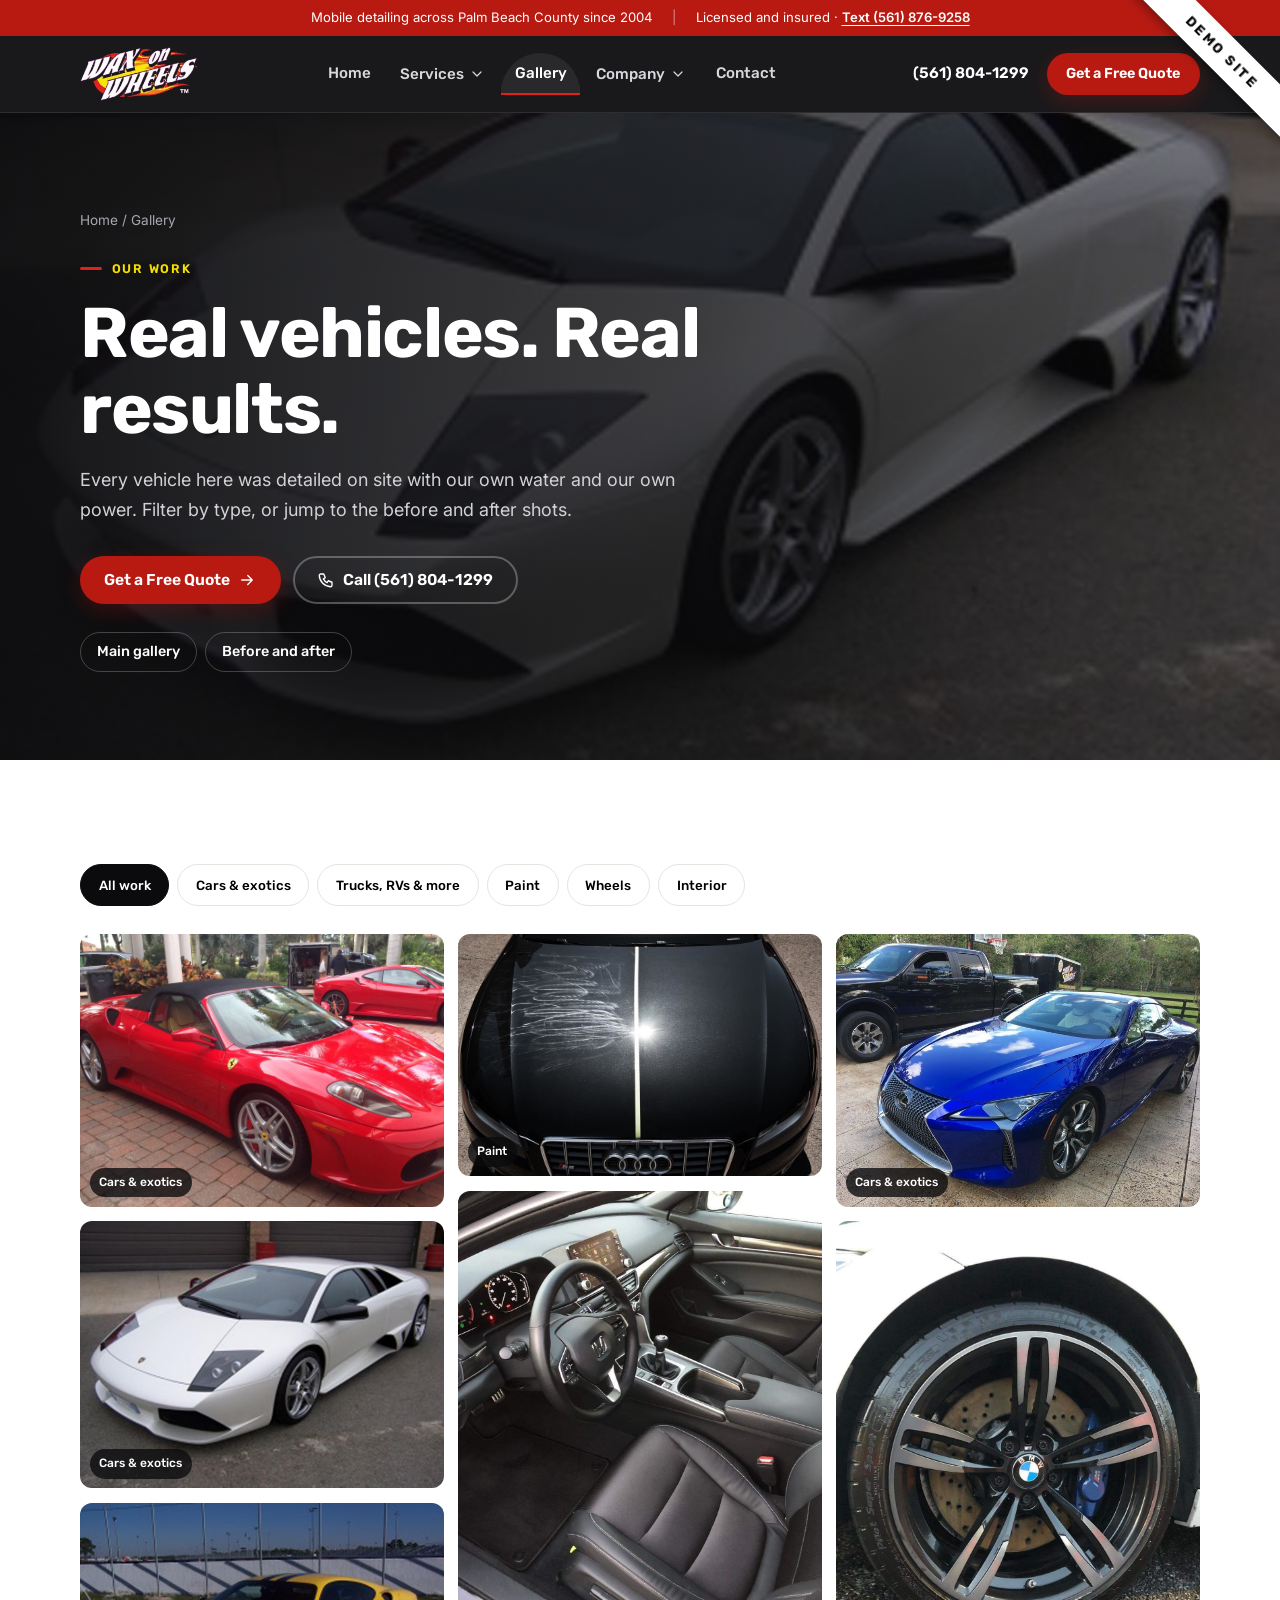
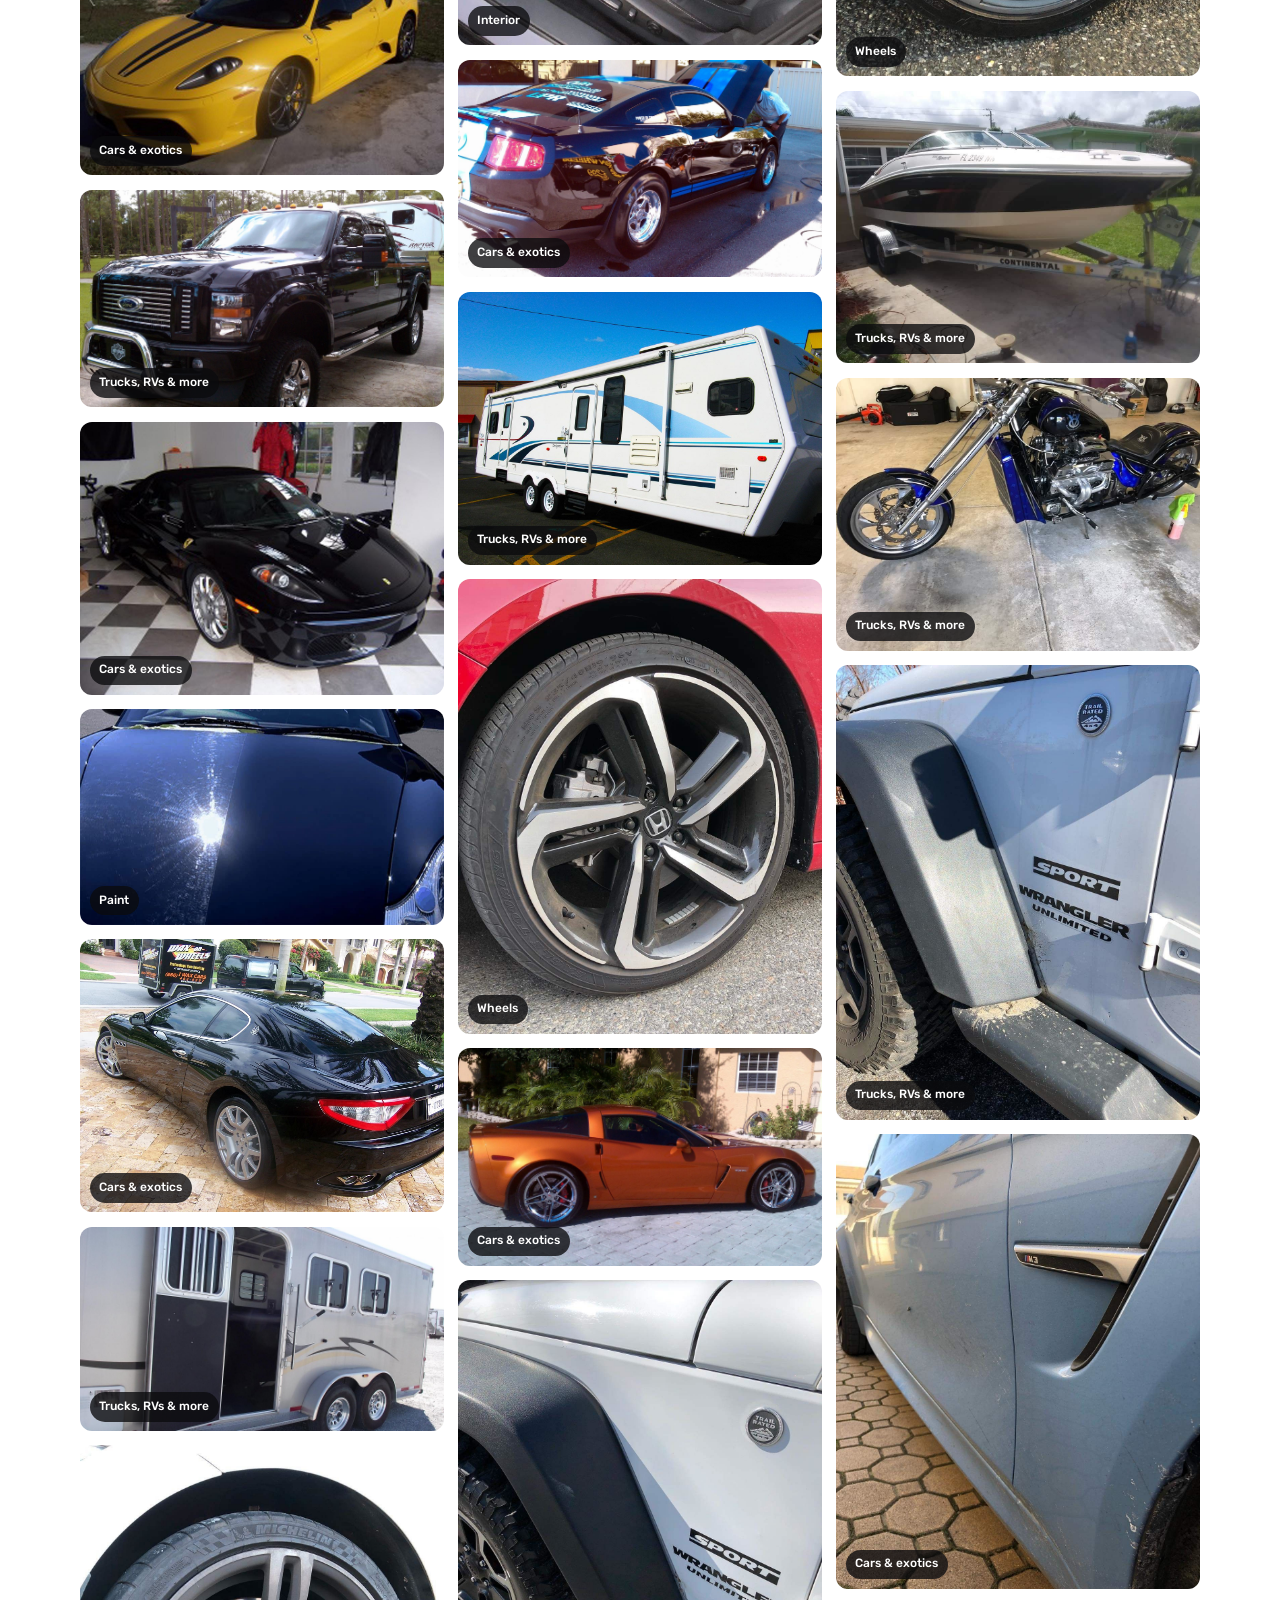
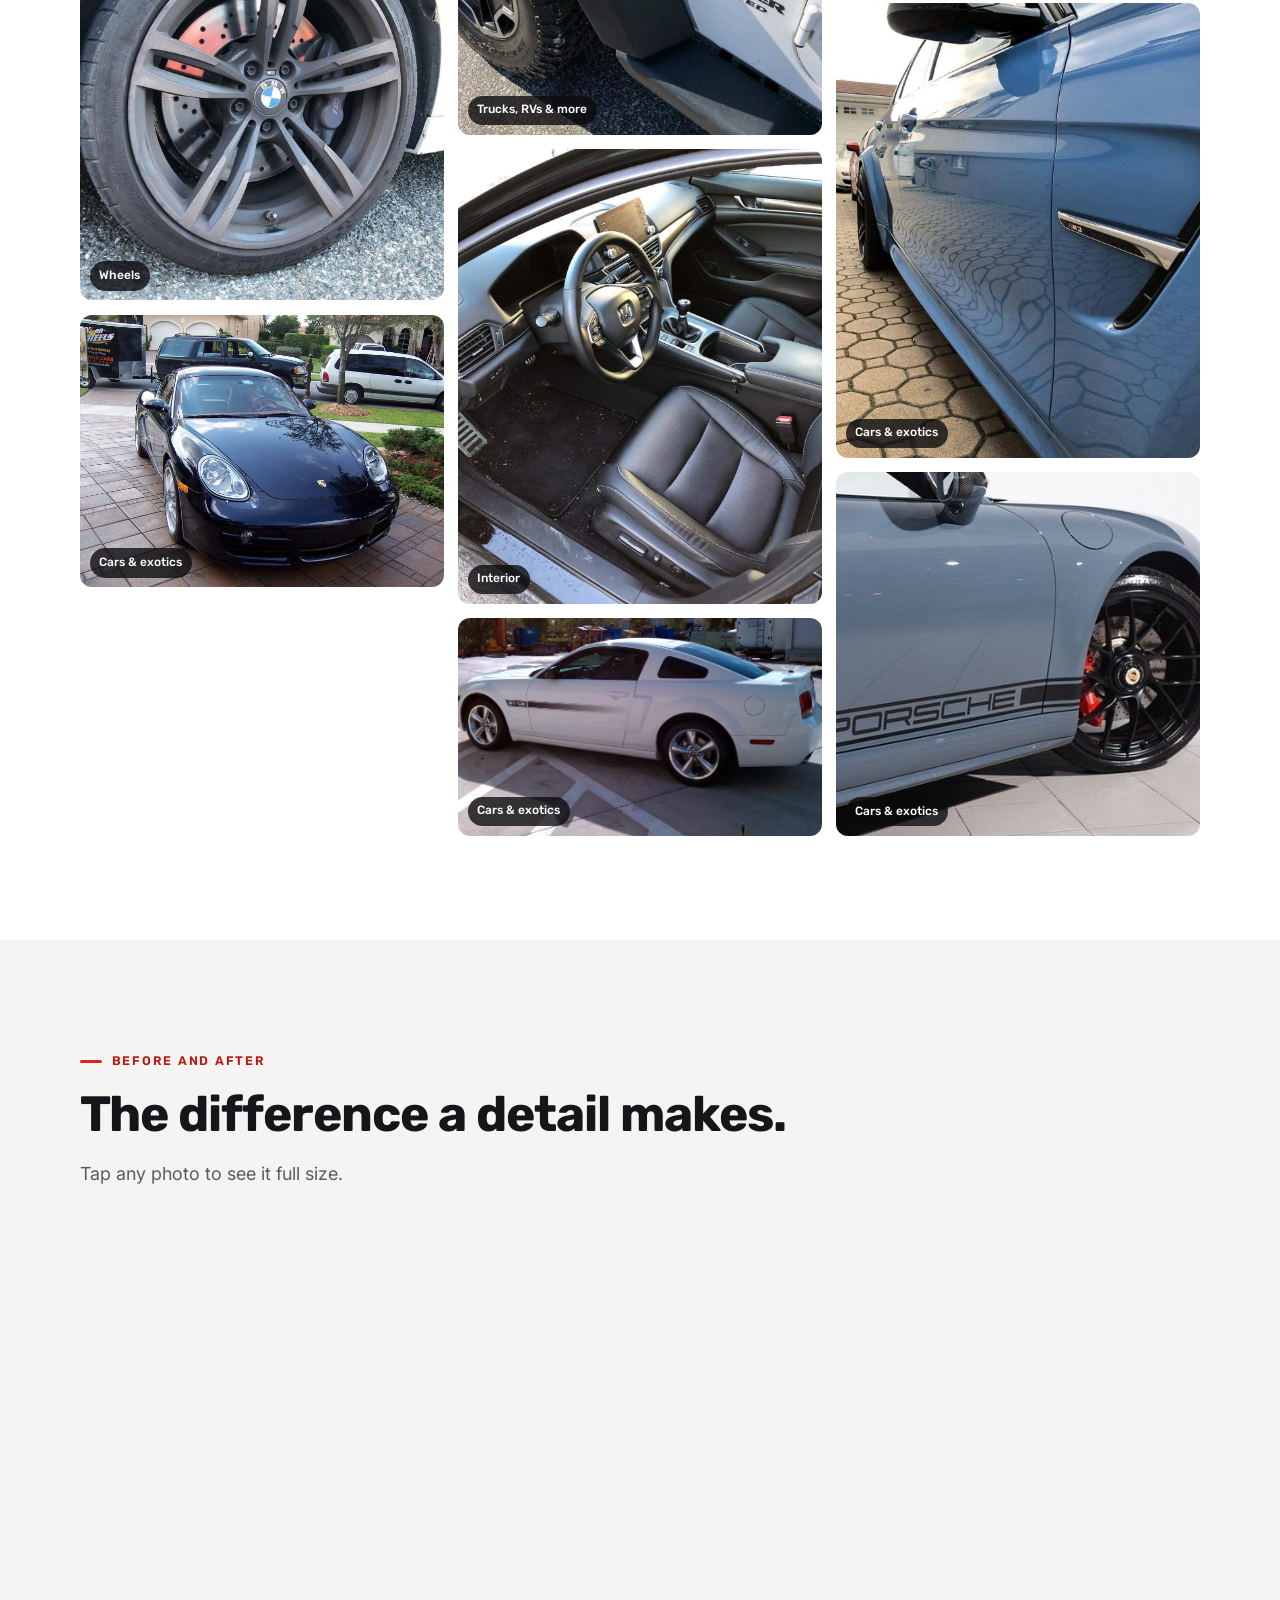
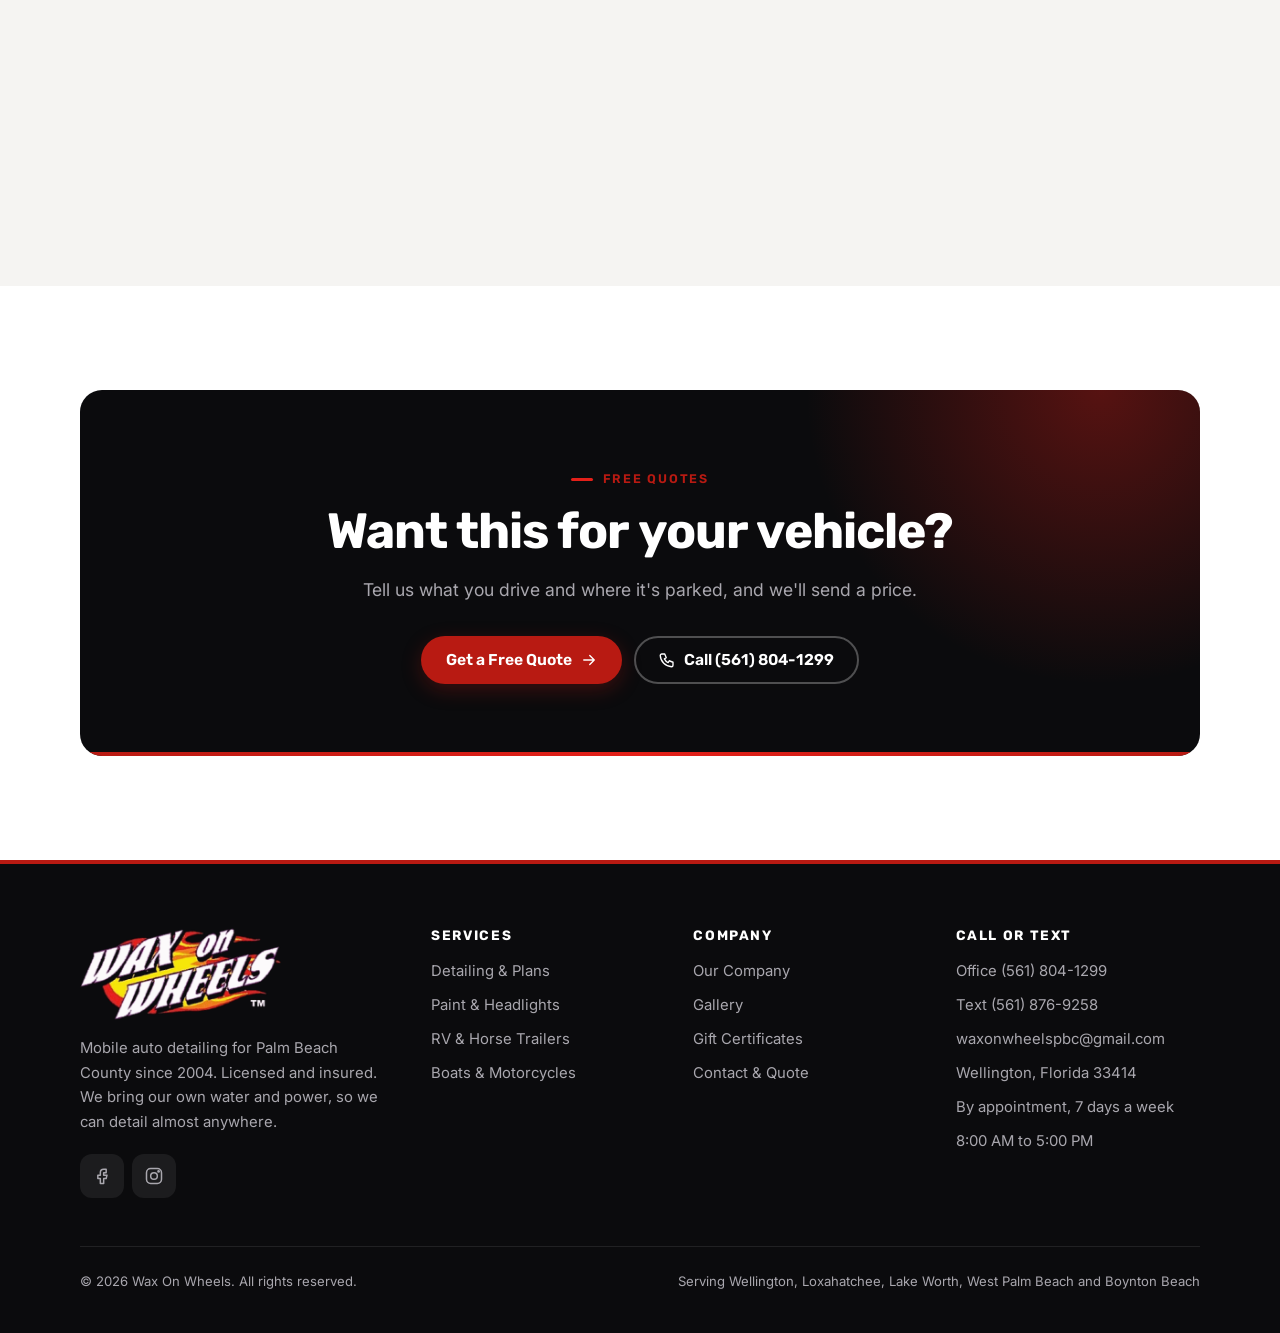
<file: gallery.html>
<!doctype html>
<html lang="en" class="no-js">
<head>
<meta charset="utf-8">
<meta name="viewport" content="width=device-width, initial-scale=1">
<title>Gallery | Wax On Wheels Mobile Detailing</title>
<meta name="description" content="See cars, exotics, trucks, RVs, trailers, boats and bikes detailed on site by Wax On Wheels, plus before and after results.">
<meta name="theme-color" content="#0B0B0D">
<meta property="og:title" content="Gallery | Wax On Wheels Mobile Detailing">
<meta property="og:description" content="See cars, exotics, trucks, RVs, trailers, boats and bikes detailed on site by Wax On Wheels, plus before and after results.">
<meta property="og:image" content="assets/images/white-lambo1.jpg">
<link rel="icon" href="assets/images/logo.png">
<link rel="preconnect" href="https://fonts.googleapis.com"><link rel="preconnect" href="https://fonts.gstatic.com" crossorigin>
<link href="https://fonts.googleapis.com/css2?family=Inter:wght@400;500;600&family=Rubik:wght@500;600;700&display=swap" rel="stylesheet">
<link rel="stylesheet" href="styles.css">
</head>
<body>

<div class="demo-ribbon" role="note" aria-label="Demo site, not the live Wax On Wheels website">Demo site</div>
<a class="skip-link" href="#main">Skip to content</a>
<div class="topbar"><div class="container">
  <span>Mobile detailing across Palm Beach County since 2004</span><span class="sep hide-sm">|</span>
  <span class="hide-sm">Licensed and insured · <a href="sms:5618769258">Text (561) 876-9258</a></span>
</div></div>
<header class="site-header">
  <div class="container nav">
    <a class="logo" href="index.html" aria-label="Wax On Wheels home"><img src="assets/images/logo.png" alt="Wax On Wheels" width="118" height="54"></a>
    <ul class="nav-links">
      <li><a href="index.html">Home</a></li>
      <li class="has-dd"><button aria-expanded="false" aria-haspopup="true">Services <svg viewBox="0 0 24 24" fill="none" stroke="currentColor" stroke-width="1.8" stroke-linecap="round" stroke-linejoin="round" aria-hidden="true" width="16" height="16"><path d="m6 9 6 6 6-6"/></svg></button><div class="dropdown"><a href="detailing.html">Detailing &amp; Plans<small>Six packages and monthly plans, from $55</small></a><a href="paint-headlights.html">Paint &amp; Headlights<small>Correction, overspray and lenses, from $99</small></a><a href="rv-trailers.html">RV &amp; Horse Trailers<small>At your home, storage yard or barn, from $8/ft</small></a><a href="boats-motorcycles.html">Boats &amp; Motorcycles<small>Marine and bike details, from $12/ft</small></a></div></li>
      <li><a href="gallery.html" aria-current="page">Gallery</a></li>
      <li class="has-dd"><button aria-expanded="false" aria-haspopup="true">Company <svg viewBox="0 0 24 24" fill="none" stroke="currentColor" stroke-width="1.8" stroke-linecap="round" stroke-linejoin="round" aria-hidden="true" width="16" height="16"><path d="m6 9 6 6 6-6"/></svg></button><div class="dropdown"><a href="our-company.html">Our Company<small>Serving Palm Beach County since 2004</small></a><a href="gift-certificates.html">Gift Certificates<small>Good for entire detail packages</small></a></div></li>
      <li><a href="contact.html">Contact</a></li>
    </ul>
    <div class="nav-cta">
      <a class="nav-phone" href="tel:5618041299">(561) 804-1299</a>
      <a class="btn btn--red btn--sm" href="contact.html">Get a Free Quote</a>
    </div>
    <button class="menu-btn" aria-expanded="false" aria-controls="mobile-nav" aria-label="Menu"><svg viewBox="0 0 24 24" fill="none" stroke="currentColor" stroke-width="1.8" stroke-linecap="round" stroke-linejoin="round" aria-hidden="true" width="22" height="22"><path d="M4 7h16M4 12h16M4 17h16"/></svg></button>
  </div>
  <div class="mobile-nav" id="mobile-nav"><div><ul>
    <li><a href="index.html">Home</a></li>
    <li><a href="index.html#services">Services</a></li><li class="sub"><a href="detailing.html">Detailing &amp; Plans</a></li><li class="sub"><a href="paint-headlights.html">Paint &amp; Headlights</a></li><li class="sub"><a href="rv-trailers.html">RV &amp; Horse Trailers</a></li><li class="sub"><a href="boats-motorcycles.html">Boats &amp; Motorcycles</a></li>
    <li><a href="gallery.html">Gallery</a></li>
    <li><a href="our-company.html">Our Company</a></li>
    <li><a href="gift-certificates.html">Gift Certificates</a></li>
    <li><a href="contact.html">Contact</a></li>
    <li><a class="btn btn--red" href="contact.html">Get a Free Quote</a></li>
  </ul></div></div>
</header>
<main id="main">
<section class="page-hero">
  <div class="hero-media"><img src="assets/images/white-lambo1.jpg" alt="" fetchpriority="high"></div>
  <div class="container"><div class="inner">
    <div class="crumbs"><a href="index.html">Home</a> / Gallery</div>
    <span class="kicker">Our work</span>
    <h1 class="h-xl">Real vehicles. Real results.</h1>
    <p class="lede">Every vehicle here was detailed on site with our own water and our own power. Filter by type, or jump to the before and after shots.</p>
    <div class="hero-actions"><a class="btn btn--red" href="contact.html">Get a Free Quote <svg viewBox="0 0 24 24" fill="none" stroke="currentColor" stroke-width="1.8" stroke-linecap="round" stroke-linejoin="round" aria-hidden="true"><path d="M5 12h14M13 6l6 6-6 6"/></svg></a><a class="btn btn--ghost-inv" href="tel:5618041299"><svg viewBox="0 0 24 24" fill="none" stroke="currentColor" stroke-width="1.8" stroke-linecap="round" stroke-linejoin="round" aria-hidden="true"><path d="M5 4h4l2 5-2.5 1.5a11 11 0 0 0 5 5L15 13l5 2v4a2 2 0 0 1-2 2A16 16 0 0 1 3 6a2 2 0 0 1 2-2"/></svg>Call (561) 804-1299</a></div><nav class="jump" aria-label="On this page"><a href="#work">Main gallery</a><a href="#before-after">Before and after</a></nav>
  </div></div>
</section>
<section class="section" id="work"><div class="container">
  <div class="filters" role="group" aria-label="Filter gallery"><button aria-pressed="true" data-filter="all">All work</button><button aria-pressed="false" data-filter="cars">Cars &amp; exotics</button><button aria-pressed="false" data-filter="trucks">Trucks, RVs &amp; more</button><button aria-pressed="false" data-filter="paint">Paint</button><button aria-pressed="false" data-filter="wheels">Wheels</button><button aria-pressed="false" data-filter="interior">Interior</button></div>
  <div class="gallery"><figure data-cat="cars"><img loading="lazy" src="assets/images/IMG_1647.jpg" alt="Red Ferrari convertible detailed by Wax On Wheels"><figcaption>Cars &amp; exotics</figcaption></figure><figure data-cat="cars"><img loading="lazy" src="assets/images/white-lambo1.jpg" alt="White Lamborghini detailed by Wax On Wheels"><figcaption>Cars &amp; exotics</figcaption></figure><figure data-cat="cars"><img loading="lazy" src="assets/images/yellow-beauty1.jpg" alt="Yellow Ferrari detailed by Wax On Wheels"><figcaption>Cars &amp; exotics</figcaption></figure><figure data-cat="trucks"><img loading="lazy" src="assets/images/IMAG0026.jpg" alt="Black Ford pickup detailed by Wax On Wheels"><figcaption>Trucks, RVs &amp; more</figcaption></figure><figure data-cat="cars"><img loading="lazy" src="assets/images/blackcar.jpg" alt="Black Ferrari detailed by Wax On Wheels"><figcaption>Cars &amp; exotics</figcaption></figure><figure data-cat="paint"><img loading="lazy" src="assets/images/row4.jpg" alt="Paint correction on a dark hood detailed by Wax On Wheels"><figcaption>Paint</figcaption></figure><figure data-cat="cars"><img loading="lazy" src="assets/images/nicecar.jpg" alt="Black Maserati detailed by Wax On Wheels"><figcaption>Cars &amp; exotics</figcaption></figure><figure data-cat="trucks"><img loading="lazy" src="assets/images/horse_trailer_exterior.jpg" alt="Horse trailer detailed by Wax On Wheels"><figcaption>Trucks, RVs &amp; more</figcaption></figure><figure data-cat="wheels"><img loading="lazy" src="assets/images/wheel1.jpg" alt="BMW wheel cleaned detailed by Wax On Wheels"><figcaption>Wheels</figcaption></figure><figure data-cat="cars"><img loading="lazy" src="assets/images/cars_pics_011.jpg" alt="Porsche Cayman detailed by Wax On Wheels"><figcaption>Cars &amp; exotics</figcaption></figure><figure data-cat="paint"><img loading="lazy" src="assets/images/bee.jpg" alt="Audi hood, half corrected detailed by Wax On Wheels"><figcaption>Paint</figcaption></figure><figure data-cat="interior"><img loading="lazy" src="assets/images/center1.jpg" alt="Leather interior and console detailed by Wax On Wheels"><figcaption>Interior</figcaption></figure><figure data-cat="cars"><img loading="lazy" src="assets/images/IMAG0404.jpg" alt="Ford Mustang detailed by Wax On Wheels"><figcaption>Cars &amp; exotics</figcaption></figure><figure data-cat="trucks"><img loading="lazy" src="assets/images/rv1.jpg" alt="Travel trailer detailed by Wax On Wheels"><figcaption>Trucks, RVs &amp; more</figcaption></figure><figure data-cat="wheels"><img loading="lazy" src="assets/images/redddd.jpg" alt="Honda wheel detail detailed by Wax On Wheels"><figcaption>Wheels</figcaption></figure><figure data-cat="cars"><img loading="lazy" src="assets/images/IMAG0293.jpg" alt="Orange Corvette detailed by Wax On Wheels"><figcaption>Cars &amp; exotics</figcaption></figure><figure data-cat="trucks"><img loading="lazy" src="assets/images/jeep1.jpg" alt="Jeep Wrangler detailed by Wax On Wheels"><figcaption>Trucks, RVs &amp; more</figcaption></figure><figure data-cat="interior"><img loading="lazy" src="assets/images/center2.jpg" alt="Interior console detail detailed by Wax On Wheels"><figcaption>Interior</figcaption></figure><figure data-cat="cars"><img loading="lazy" src="assets/images/IMAG0407.jpg" alt="White Mustang detailed by Wax On Wheels"><figcaption>Cars &amp; exotics</figcaption></figure><figure data-cat="cars"><img loading="lazy" src="assets/images/lad4.jpg" alt="Blue Lexus LC detailed by Wax On Wheels"><figcaption>Cars &amp; exotics</figcaption></figure><figure data-cat="wheels"><img loading="lazy" src="assets/images/wheel2.jpg" alt="Wheel detail detailed by Wax On Wheels"><figcaption>Wheels</figcaption></figure><figure data-cat="trucks"><img loading="lazy" src="assets/images/boats-cover.jpg" alt="Boat on its trailer detailed by Wax On Wheels"><figcaption>Trucks, RVs &amp; more</figcaption></figure><figure data-cat="trucks"><img loading="lazy" src="assets/images/moto-cover.jpg" alt="Custom motorcycle detailed by Wax On Wheels"><figcaption>Trucks, RVs &amp; more</figcaption></figure><figure data-cat="trucks"><img loading="lazy" src="assets/images/jeep2.jpg" alt="Jeep Wrangler detail detailed by Wax On Wheels"><figcaption>Trucks, RVs &amp; more</figcaption></figure><figure data-cat="cars"><img loading="lazy" src="assets/images/blue.jpg" alt="Blue exterior detail detailed by Wax On Wheels"><figcaption>Cars &amp; exotics</figcaption></figure><figure data-cat="cars"><img loading="lazy" src="assets/images/bluee.jpg" alt="Blue exterior finish detailed by Wax On Wheels"><figcaption>Cars &amp; exotics</figcaption></figure><figure data-cat="cars"><img loading="lazy" src="assets/images/lad1.jpg" alt="Porsche 911 detailed by Wax On Wheels"><figcaption>Cars &amp; exotics</figcaption></figure></div>
</div></section>
<section class="section section--tint" id="before-after"><div class="container">
  <div class="head reveal"><span class="kicker">Before and after</span><h2 class="h-lg">The difference a detail makes.</h2><p class="lede">Tap any photo to see it full size.</p></div>
  <div class="ba-grid"><div class="ba-card reveal"><h3>Exterior</h3><div class="ba"><figure><img loading="lazy" src="assets/images/bef.jpg" alt="Exterior before"><figcaption>Before</figcaption></figure><figure class="after"><img loading="lazy" src="assets/images/aft.jpg" alt="Exterior after"><figcaption>After</figcaption></figure></div></div><div class="ba-card reveal"><h3>Interior</h3><div class="ba"><figure><img loading="lazy" src="assets/images/beforeee.jpg" alt="Interior before"><figcaption>Before</figcaption></figure><figure class="after"><img loading="lazy" src="assets/images/afterrr.jpg" alt="Interior after"><figcaption>After</figcaption></figure></div></div><div class="ba-card reveal"><h3>Headlight restoration</h3><div class="ba"><figure><img loading="lazy" src="assets/images/hlb.jpg" alt="Headlight restoration before"><figcaption>Before</figcaption></figure><figure class="after"><img loading="lazy" src="assets/images/hla.jpg" alt="Headlight restoration after"><figcaption>After</figcaption></figure></div></div><div class="ba-card reveal"><h3>Engine degreasing</h3><div class="ba"><figure><img loading="lazy" src="assets/images/dirtyblue.jpg" alt="Engine degreasing before"><figcaption>Before</figcaption></figure><figure class="after"><img loading="lazy" src="assets/images/clean-black.jpg" alt="Engine degreasing after"><figcaption>After</figcaption></figure></div></div><div class="ba-card reveal"><h3>Boat hull</h3><div class="ba"><figure><img loading="lazy" src="assets/images/bb.jpg" alt="Boat hull before"><figcaption>Before</figcaption></figure><figure class="after"><img loading="lazy" src="assets/images/ba.jpg" alt="Boat hull after"><figcaption>After</figcaption></figure></div></div><div class="ba-card reveal"><h3>Boat</h3><div class="ba"><figure><img loading="lazy" src="assets/images/bb1.jpg" alt="Boat before"><figcaption>Before</figcaption></figure><figure class="after"><img loading="lazy" src="assets/images/ba1.jpg" alt="Boat after"><figcaption>After</figcaption></figure></div></div></div>
</div></section>
<section class="section"><div class="container"><div class="cta reveal">
  <span class="kicker">Free quotes</span><h2 class="h-lg">Want this for your vehicle?</h2><p>Tell us what you drive and where it's parked, and we'll send a price.</p>
  <div class="hero-actions"><a class="btn btn--red" href="contact.html">Get a Free Quote <svg viewBox="0 0 24 24" fill="none" stroke="currentColor" stroke-width="1.8" stroke-linecap="round" stroke-linejoin="round" aria-hidden="true"><path d="M5 12h14M13 6l6 6-6 6"/></svg></a><a class="btn btn--ghost-inv" href="tel:5618041299"><svg viewBox="0 0 24 24" fill="none" stroke="currentColor" stroke-width="1.8" stroke-linecap="round" stroke-linejoin="round" aria-hidden="true"><path d="M5 4h4l2 5-2.5 1.5a11 11 0 0 0 5 5L15 13l5 2v4a2 2 0 0 1-2 2A16 16 0 0 1 3 6a2 2 0 0 1 2-2"/></svg>Call (561) 804-1299</a></div>
</div></div></section>
<div class="lightbox" role="dialog" aria-label="Photo viewer"><button aria-label="Close">×</button><img alt=""></div>
</main>

<footer class="site-footer">
  <div class="container">
    <div class="foot-grid">
      <div>
        <img src="assets/images/logo.png" alt="Wax On Wheels" width="201" height="92" loading="lazy">
        <p>Mobile auto detailing for Palm Beach County since 2004. Licensed and insured. We bring our own water and power, so we can detail almost anywhere.</p>
        <div class="socials">
          <a href="https://www.facebook.com/WaxOnWheelsPBC" target="_blank" rel="noopener" aria-label="Facebook"><svg viewBox="0 0 24 24" fill="none" stroke="currentColor" stroke-width="1.8" stroke-linecap="round" stroke-linejoin="round" aria-hidden="true"><path d="M14 8h3V4h-3a4 4 0 0 0-4 4v3H7v4h3v6h4v-6h3l1-4h-4V8z"/></svg></a>
          <a href="https://www.instagram.com/Wax_On_Wheels/" target="_blank" rel="noopener" aria-label="Instagram"><svg viewBox="0 0 24 24" fill="none" stroke="currentColor" stroke-width="1.8" stroke-linecap="round" stroke-linejoin="round" aria-hidden="true"><rect x="3" y="3" width="18" height="18" rx="5"/><circle cx="12" cy="12" r="4"/><circle cx="17.5" cy="6.5" r=".8" fill="currentColor"/></svg></a>
        </div>
      </div>
      <div><h4>Services</h4><ul><li><a href="detailing.html">Detailing &amp; Plans</a></li><li><a href="paint-headlights.html">Paint &amp; Headlights</a></li><li><a href="rv-trailers.html">RV &amp; Horse Trailers</a></li><li><a href="boats-motorcycles.html">Boats &amp; Motorcycles</a></li></ul></div>
      <div><h4>Company</h4><ul><li><a href="our-company.html">Our Company</a></li><li><a href="gallery.html">Gallery</a></li><li><a href="gift-certificates.html">Gift Certificates</a></li><li><a href="contact.html">Contact &amp; Quote</a></li></ul></div>
      <div><h4>Call or text</h4><ul>
        <li><a href="tel:5618041299">Office (561) 804-1299</a></li>
        <li><a href="sms:5618769258">Text (561) 876-9258</a></li>
        <li><a href="mailto:waxonwheelspbc@gmail.com">waxonwheelspbc@gmail.com</a></li>
        <li>Wellington, Florida 33414</li>
        <li>By appointment, 7 days a week</li><li>8:00 AM to 5:00 PM</li>
      </ul></div>
    </div>
    <div class="foot-bottom"><span>© <span id="year">2026</span> Wax On Wheels. All rights reserved.</span><span>Serving Wellington, Loxahatchee, Lake Worth, West Palm Beach and Boynton Beach</span></div>
  </div>
</footer>
<div class="action-bar"><a class="btn btn--ghost-inv" href="tel:5618041299"><svg viewBox="0 0 24 24" fill="none" stroke="currentColor" stroke-width="1.8" stroke-linecap="round" stroke-linejoin="round" aria-hidden="true"><path d="M5 4h4l2 5-2.5 1.5a11 11 0 0 0 5 5L15 13l5 2v4a2 2 0 0 1-2 2A16 16 0 0 1 3 6a2 2 0 0 1 2-2"/></svg>Call</a><a class="btn btn--red" href="contact.html">Free Quote</a></div>
<script src="script.js"></script>
</body>
</html>
</file>
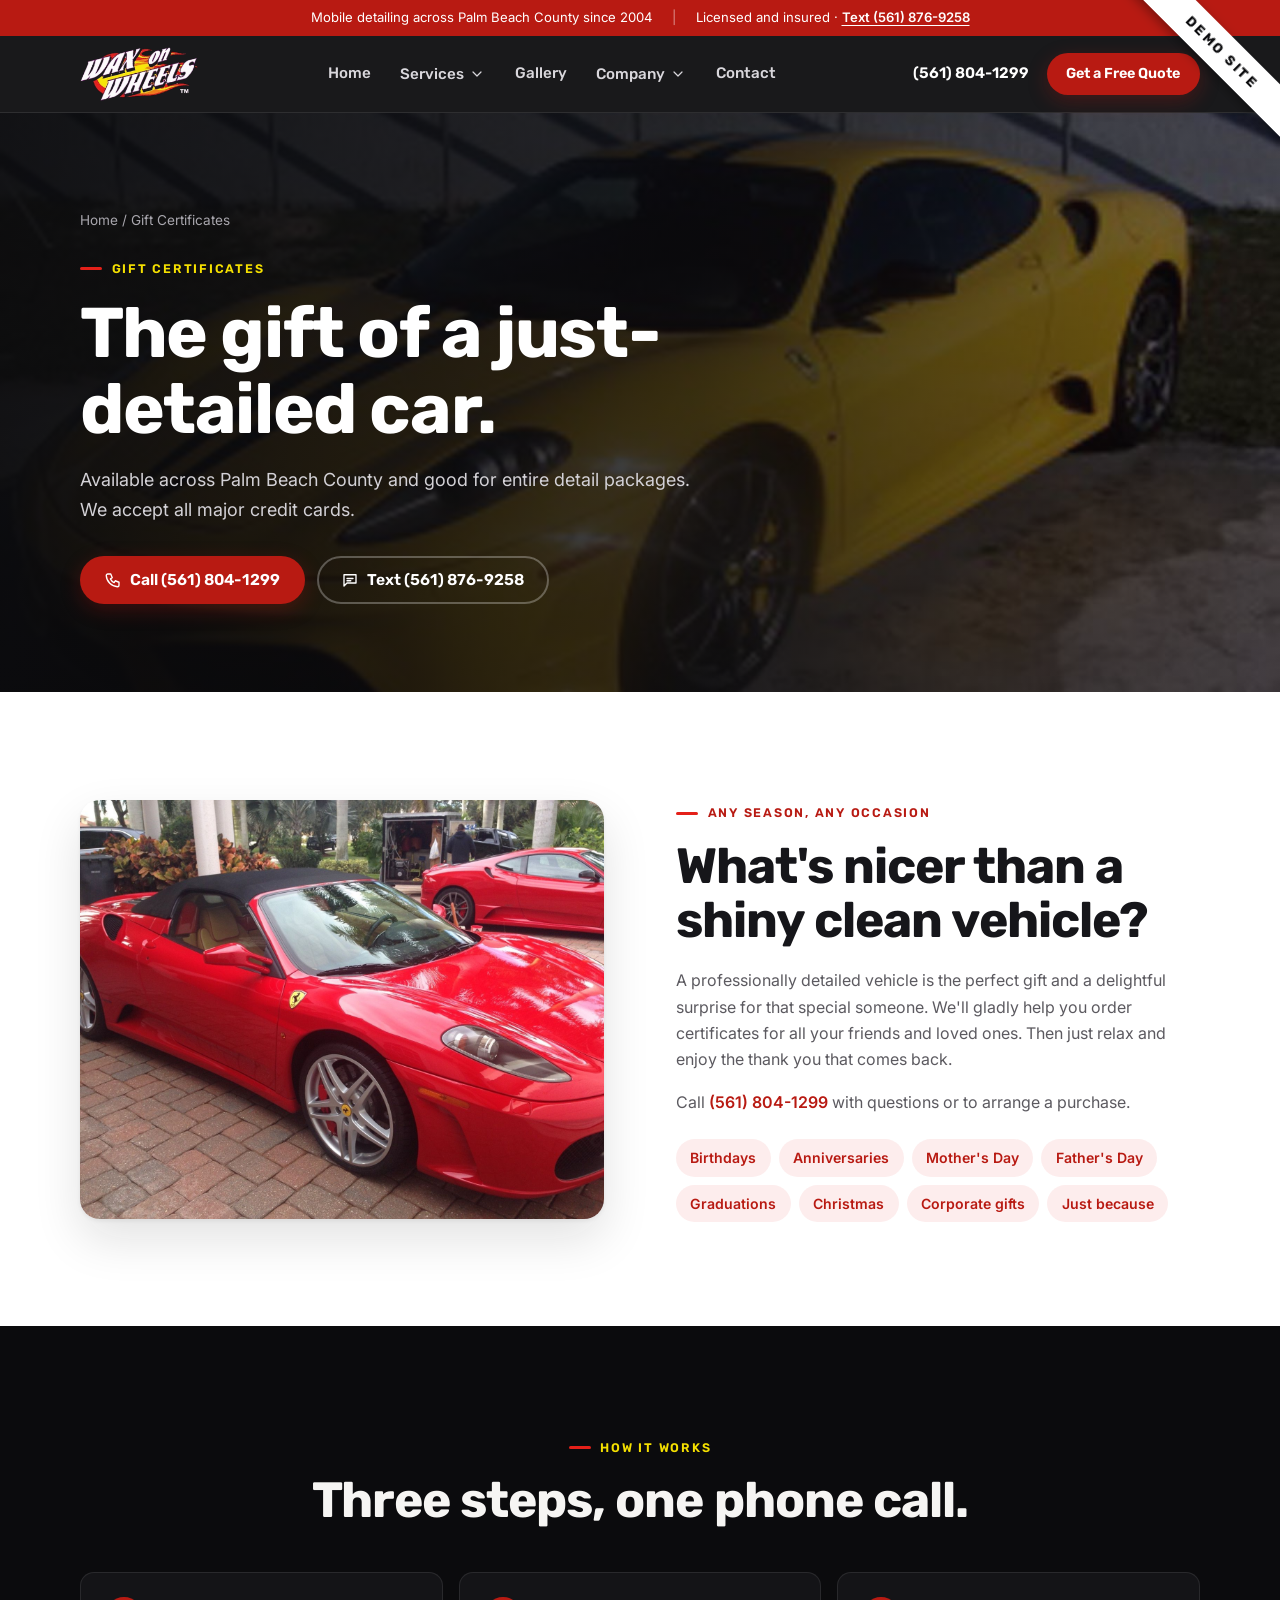
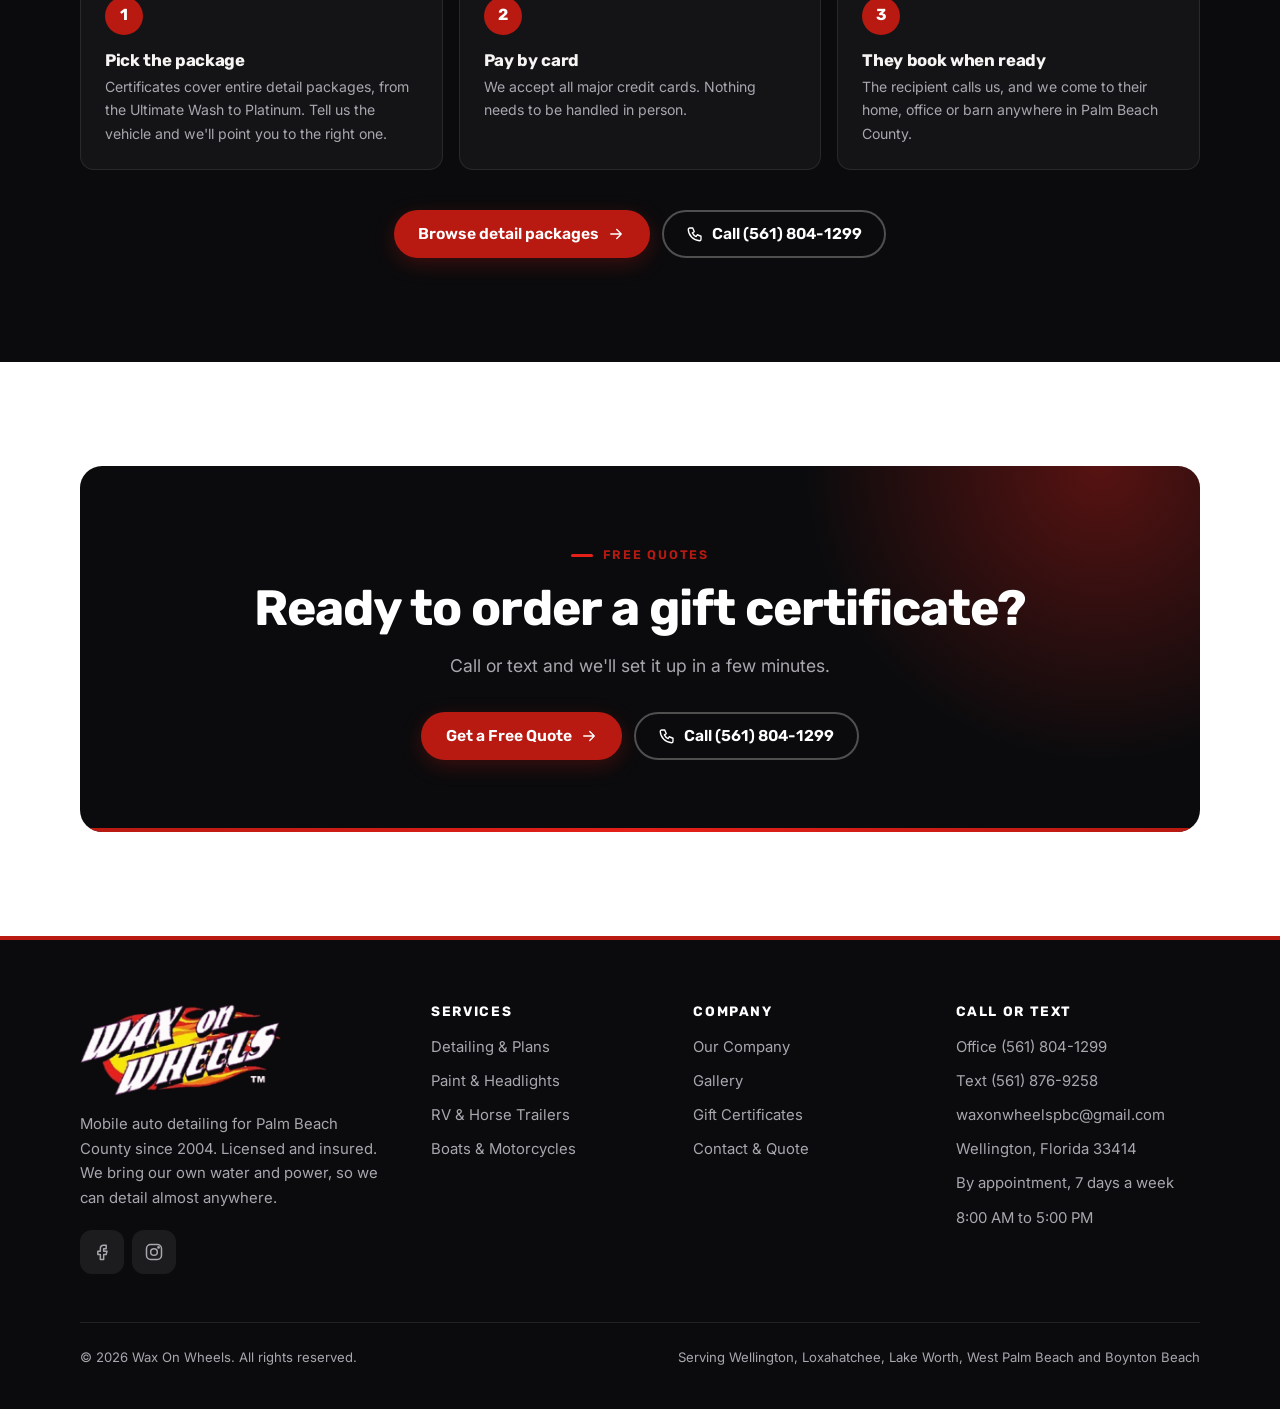
<file: gift-certificates.html>
<!doctype html>
<html lang="en" class="no-js">
<head>
<meta charset="utf-8">
<meta name="viewport" content="width=device-width, initial-scale=1">
<title>Gift Certificates | Wax On Wheels</title>
<meta name="description" content="Wax On Wheels gift certificates cover entire detail packages anywhere in Palm Beach County. All major credit cards accepted.">
<meta name="theme-color" content="#0B0B0D">
<meta property="og:title" content="Gift Certificates | Wax On Wheels">
<meta property="og:description" content="Wax On Wheels gift certificates cover entire detail packages anywhere in Palm Beach County. All major credit cards accepted.">
<meta property="og:image" content="assets/images/yellow-beauty1.jpg">
<link rel="icon" href="assets/images/logo.png">
<link rel="preconnect" href="https://fonts.googleapis.com"><link rel="preconnect" href="https://fonts.gstatic.com" crossorigin>
<link href="https://fonts.googleapis.com/css2?family=Inter:wght@400;500;600&family=Rubik:wght@500;600;700&display=swap" rel="stylesheet">
<link rel="stylesheet" href="styles.css">
</head>
<body>

<div class="demo-ribbon" role="note" aria-label="Demo site, not the live Wax On Wheels website">Demo site</div>
<a class="skip-link" href="#main">Skip to content</a>
<div class="topbar"><div class="container">
  <span>Mobile detailing across Palm Beach County since 2004</span><span class="sep hide-sm">|</span>
  <span class="hide-sm">Licensed and insured · <a href="sms:5618769258">Text (561) 876-9258</a></span>
</div></div>
<header class="site-header">
  <div class="container nav">
    <a class="logo" href="index.html" aria-label="Wax On Wheels home"><img src="assets/images/logo.png" alt="Wax On Wheels" width="118" height="54"></a>
    <ul class="nav-links">
      <li><a href="index.html">Home</a></li>
      <li class="has-dd"><button aria-expanded="false" aria-haspopup="true">Services <svg viewBox="0 0 24 24" fill="none" stroke="currentColor" stroke-width="1.8" stroke-linecap="round" stroke-linejoin="round" aria-hidden="true" width="16" height="16"><path d="m6 9 6 6 6-6"/></svg></button><div class="dropdown"><a href="detailing.html">Detailing &amp; Plans<small>Six packages and monthly plans, from $55</small></a><a href="paint-headlights.html">Paint &amp; Headlights<small>Correction, overspray and lenses, from $99</small></a><a href="rv-trailers.html">RV &amp; Horse Trailers<small>At your home, storage yard or barn, from $8/ft</small></a><a href="boats-motorcycles.html">Boats &amp; Motorcycles<small>Marine and bike details, from $12/ft</small></a></div></li>
      <li><a href="gallery.html">Gallery</a></li>
      <li class="has-dd is-current"><button aria-expanded="false" aria-haspopup="true">Company <svg viewBox="0 0 24 24" fill="none" stroke="currentColor" stroke-width="1.8" stroke-linecap="round" stroke-linejoin="round" aria-hidden="true" width="16" height="16"><path d="m6 9 6 6 6-6"/></svg></button><div class="dropdown"><a href="our-company.html">Our Company<small>Serving Palm Beach County since 2004</small></a><a href="gift-certificates.html" aria-current="page">Gift Certificates<small>Good for entire detail packages</small></a></div></li>
      <li><a href="contact.html">Contact</a></li>
    </ul>
    <div class="nav-cta">
      <a class="nav-phone" href="tel:5618041299">(561) 804-1299</a>
      <a class="btn btn--red btn--sm" href="contact.html">Get a Free Quote</a>
    </div>
    <button class="menu-btn" aria-expanded="false" aria-controls="mobile-nav" aria-label="Menu"><svg viewBox="0 0 24 24" fill="none" stroke="currentColor" stroke-width="1.8" stroke-linecap="round" stroke-linejoin="round" aria-hidden="true" width="22" height="22"><path d="M4 7h16M4 12h16M4 17h16"/></svg></button>
  </div>
  <div class="mobile-nav" id="mobile-nav"><div><ul>
    <li><a href="index.html">Home</a></li>
    <li><a href="index.html#services">Services</a></li><li class="sub"><a href="detailing.html">Detailing &amp; Plans</a></li><li class="sub"><a href="paint-headlights.html">Paint &amp; Headlights</a></li><li class="sub"><a href="rv-trailers.html">RV &amp; Horse Trailers</a></li><li class="sub"><a href="boats-motorcycles.html">Boats &amp; Motorcycles</a></li>
    <li><a href="gallery.html">Gallery</a></li>
    <li><a href="our-company.html">Our Company</a></li>
    <li><a href="gift-certificates.html">Gift Certificates</a></li>
    <li><a href="contact.html">Contact</a></li>
    <li><a class="btn btn--red" href="contact.html">Get a Free Quote</a></li>
  </ul></div></div>
</header>
<main id="main">
<section class="page-hero">
  <div class="hero-media"><img src="assets/images/yellow-beauty1.jpg" alt="" fetchpriority="high"></div>
  <div class="container"><div class="inner">
    <div class="crumbs"><a href="index.html">Home</a> / Gift Certificates</div>
    <span class="kicker">Gift certificates</span>
    <h1 class="h-xl">The gift of a just-detailed car.</h1>
    <p class="lede">Available across Palm Beach County and good for entire detail packages. We accept all major credit cards.</p>
    <div class="hero-actions"><a class="btn btn--red" href="tel:5618041299"><svg viewBox="0 0 24 24" fill="none" stroke="currentColor" stroke-width="1.8" stroke-linecap="round" stroke-linejoin="round" aria-hidden="true"><path d="M5 4h4l2 5-2.5 1.5a11 11 0 0 0 5 5L15 13l5 2v4a2 2 0 0 1-2 2A16 16 0 0 1 3 6a2 2 0 0 1 2-2"/></svg>Call (561) 804-1299</a><a class="btn btn--ghost-inv" href="sms:5618769258"><svg viewBox="0 0 24 24" fill="none" stroke="currentColor" stroke-width="1.8" stroke-linecap="round" stroke-linejoin="round" aria-hidden="true"><path d="M4 5h16v11H8l-4 4z"/><path d="M8 10h8M8 13h5"/></svg>Text (561) 876-9258</a></div>
  </div></div>
</section>
<section class="section"><div class="container split">
  <div class="split-media reveal"><img loading="lazy" src="assets/images/IMG_1647.jpg" alt="Red Ferrari after a detail"></div>
  <div class="reveal">
    <span class="kicker">Any season, any occasion</span><h2 class="h-lg">What's nicer than a shiny clean vehicle?</h2>
    <div class="prose" style="margin-top:1.25rem">
      <p>A professionally detailed vehicle is the perfect gift and a delightful surprise for that special someone. We'll gladly help you order certificates for all your friends and loved ones. Then just relax and enjoy the thank you that comes back.</p>
      <p>Call <a href="tel:5618041299" style="color:var(--red-deep);font-weight:600">(561) 804-1299</a> with questions or to arrange a purchase.</p>
    </div>
    <div class="occasions"><span>Birthdays</span><span>Anniversaries</span><span>Mother's Day</span><span>Father's Day</span><span>Graduations</span><span>Christmas</span><span>Corporate gifts</span><span>Just because</span></div></div>
</div></section>
<section class="section section--dark"><div class="container">
  <div class="head head--center reveal"><span class="kicker">How it works</span><h2 class="h-lg">Three steps, one phone call.</h2></div>
  <div class="steps" style="grid-template-columns:repeat(auto-fit,minmax(min(100%,16rem),1fr))">
    <div class="step reveal"><h3>Pick the package</h3><p>Certificates cover entire detail packages, from the Ultimate Wash to Platinum. Tell us the vehicle and we'll point you to the right one.</p></div>
    <div class="step reveal"><h3>Pay by card</h3><p>We accept all major credit cards. Nothing needs to be handled in person.</p></div>
    <div class="step reveal"><h3>They book when ready</h3><p>The recipient calls us, and we come to their home, office or barn anywhere in Palm Beach County.</p></div>
  </div>
  <div class="hero-actions" style="justify-content:center;margin-top:2.5rem"><a class="btn btn--red" href="detailing.html#packages">Browse detail packages <svg viewBox="0 0 24 24" fill="none" stroke="currentColor" stroke-width="1.8" stroke-linecap="round" stroke-linejoin="round" aria-hidden="true"><path d="M5 12h14M13 6l6 6-6 6"/></svg></a><a class="btn btn--ghost-inv" href="tel:5618041299"><svg viewBox="0 0 24 24" fill="none" stroke="currentColor" stroke-width="1.8" stroke-linecap="round" stroke-linejoin="round" aria-hidden="true"><path d="M5 4h4l2 5-2.5 1.5a11 11 0 0 0 5 5L15 13l5 2v4a2 2 0 0 1-2 2A16 16 0 0 1 3 6a2 2 0 0 1 2-2"/></svg>Call (561) 804-1299</a></div>
</div></section>
<section class="section"><div class="container"><div class="cta reveal">
  <span class="kicker">Free quotes</span><h2 class="h-lg">Ready to order a gift certificate?</h2><p>Call or text and we'll set it up in a few minutes.</p>
  <div class="hero-actions"><a class="btn btn--red" href="contact.html">Get a Free Quote <svg viewBox="0 0 24 24" fill="none" stroke="currentColor" stroke-width="1.8" stroke-linecap="round" stroke-linejoin="round" aria-hidden="true"><path d="M5 12h14M13 6l6 6-6 6"/></svg></a><a class="btn btn--ghost-inv" href="tel:5618041299"><svg viewBox="0 0 24 24" fill="none" stroke="currentColor" stroke-width="1.8" stroke-linecap="round" stroke-linejoin="round" aria-hidden="true"><path d="M5 4h4l2 5-2.5 1.5a11 11 0 0 0 5 5L15 13l5 2v4a2 2 0 0 1-2 2A16 16 0 0 1 3 6a2 2 0 0 1 2-2"/></svg>Call (561) 804-1299</a></div>
</div></div></section>
</main>

<footer class="site-footer">
  <div class="container">
    <div class="foot-grid">
      <div>
        <img src="assets/images/logo.png" alt="Wax On Wheels" width="201" height="92" loading="lazy">
        <p>Mobile auto detailing for Palm Beach County since 2004. Licensed and insured. We bring our own water and power, so we can detail almost anywhere.</p>
        <div class="socials">
          <a href="https://www.facebook.com/WaxOnWheelsPBC" target="_blank" rel="noopener" aria-label="Facebook"><svg viewBox="0 0 24 24" fill="none" stroke="currentColor" stroke-width="1.8" stroke-linecap="round" stroke-linejoin="round" aria-hidden="true"><path d="M14 8h3V4h-3a4 4 0 0 0-4 4v3H7v4h3v6h4v-6h3l1-4h-4V8z"/></svg></a>
          <a href="https://www.instagram.com/Wax_On_Wheels/" target="_blank" rel="noopener" aria-label="Instagram"><svg viewBox="0 0 24 24" fill="none" stroke="currentColor" stroke-width="1.8" stroke-linecap="round" stroke-linejoin="round" aria-hidden="true"><rect x="3" y="3" width="18" height="18" rx="5"/><circle cx="12" cy="12" r="4"/><circle cx="17.5" cy="6.5" r=".8" fill="currentColor"/></svg></a>
        </div>
      </div>
      <div><h4>Services</h4><ul><li><a href="detailing.html">Detailing &amp; Plans</a></li><li><a href="paint-headlights.html">Paint &amp; Headlights</a></li><li><a href="rv-trailers.html">RV &amp; Horse Trailers</a></li><li><a href="boats-motorcycles.html">Boats &amp; Motorcycles</a></li></ul></div>
      <div><h4>Company</h4><ul><li><a href="our-company.html">Our Company</a></li><li><a href="gallery.html">Gallery</a></li><li><a href="gift-certificates.html">Gift Certificates</a></li><li><a href="contact.html">Contact &amp; Quote</a></li></ul></div>
      <div><h4>Call or text</h4><ul>
        <li><a href="tel:5618041299">Office (561) 804-1299</a></li>
        <li><a href="sms:5618769258">Text (561) 876-9258</a></li>
        <li><a href="mailto:waxonwheelspbc@gmail.com">waxonwheelspbc@gmail.com</a></li>
        <li>Wellington, Florida 33414</li>
        <li>By appointment, 7 days a week</li><li>8:00 AM to 5:00 PM</li>
      </ul></div>
    </div>
    <div class="foot-bottom"><span>© <span id="year">2026</span> Wax On Wheels. All rights reserved.</span><span>Serving Wellington, Loxahatchee, Lake Worth, West Palm Beach and Boynton Beach</span></div>
  </div>
</footer>
<div class="action-bar"><a class="btn btn--ghost-inv" href="tel:5618041299"><svg viewBox="0 0 24 24" fill="none" stroke="currentColor" stroke-width="1.8" stroke-linecap="round" stroke-linejoin="round" aria-hidden="true"><path d="M5 4h4l2 5-2.5 1.5a11 11 0 0 0 5 5L15 13l5 2v4a2 2 0 0 1-2 2A16 16 0 0 1 3 6a2 2 0 0 1 2-2"/></svg>Call</a><a class="btn btn--red" href="contact.html">Free Quote</a></div>
<script src="script.js"></script>
</body>
</html>
</file>
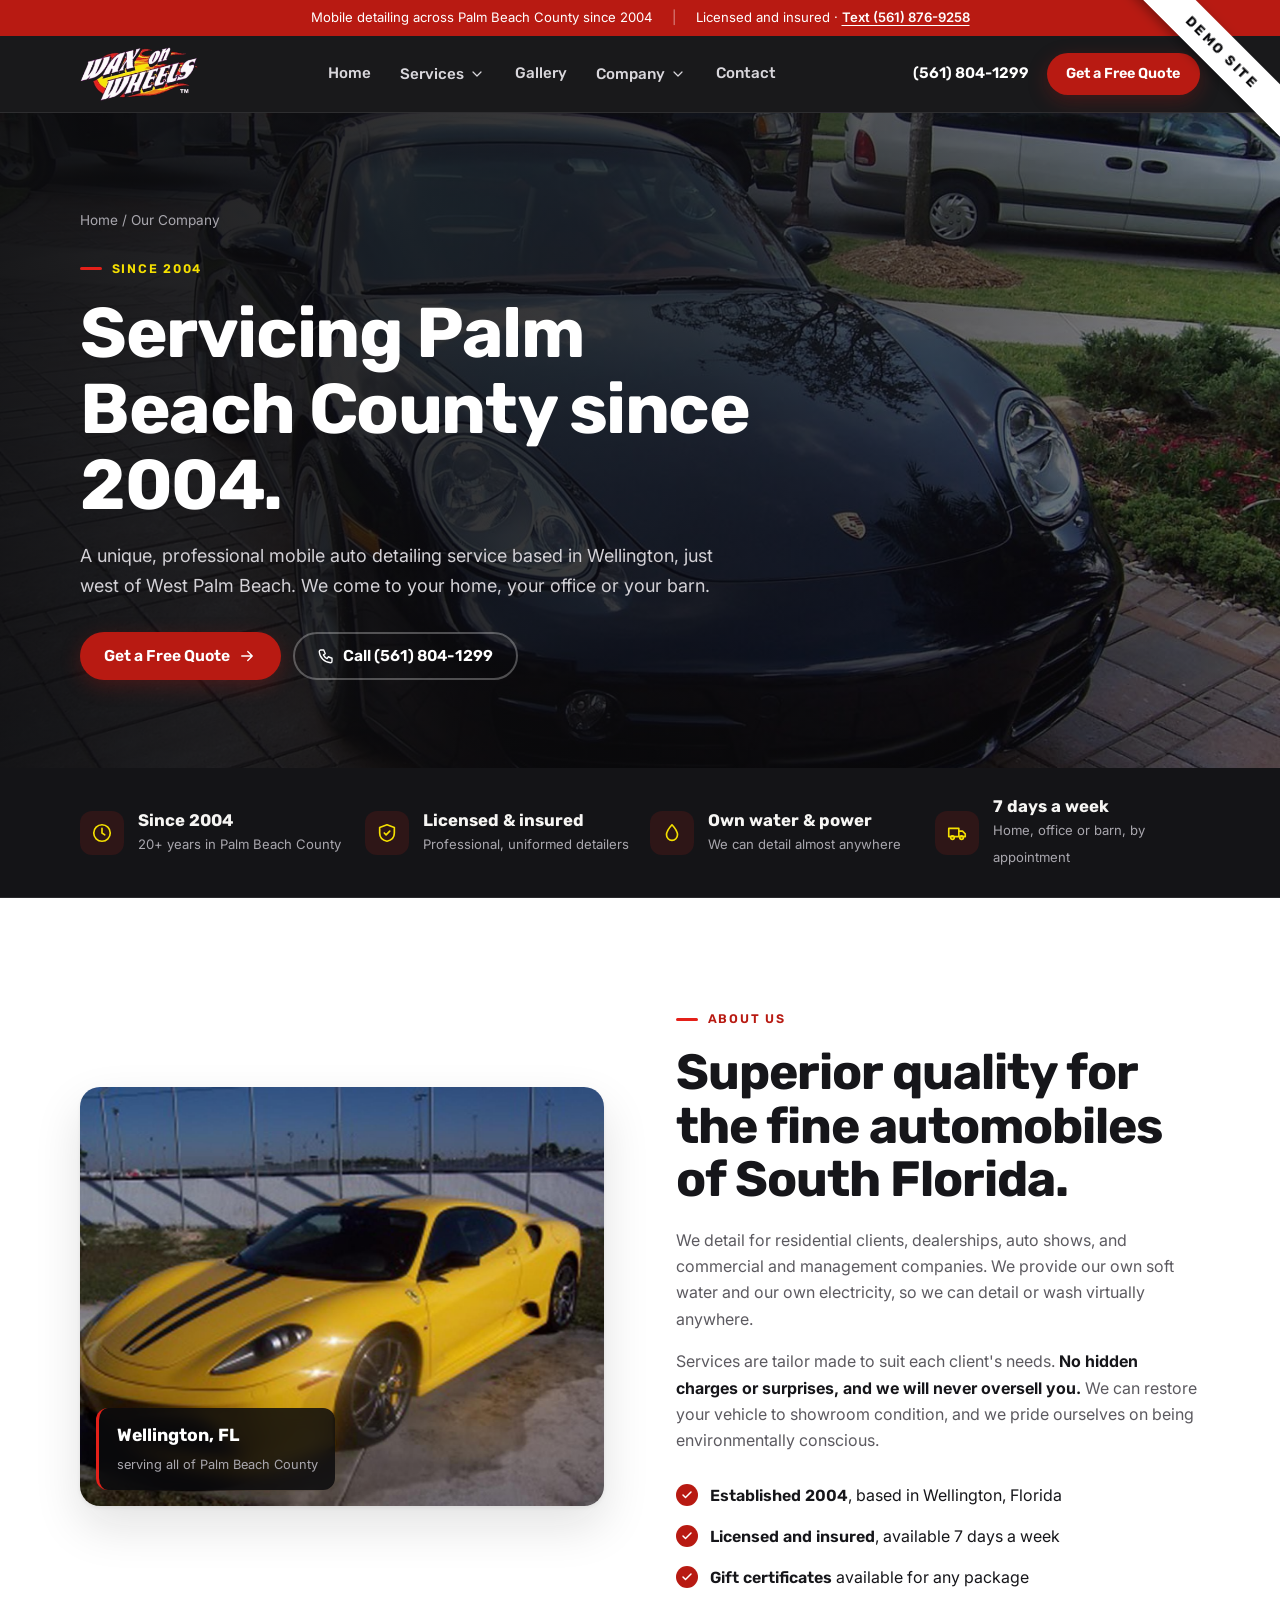
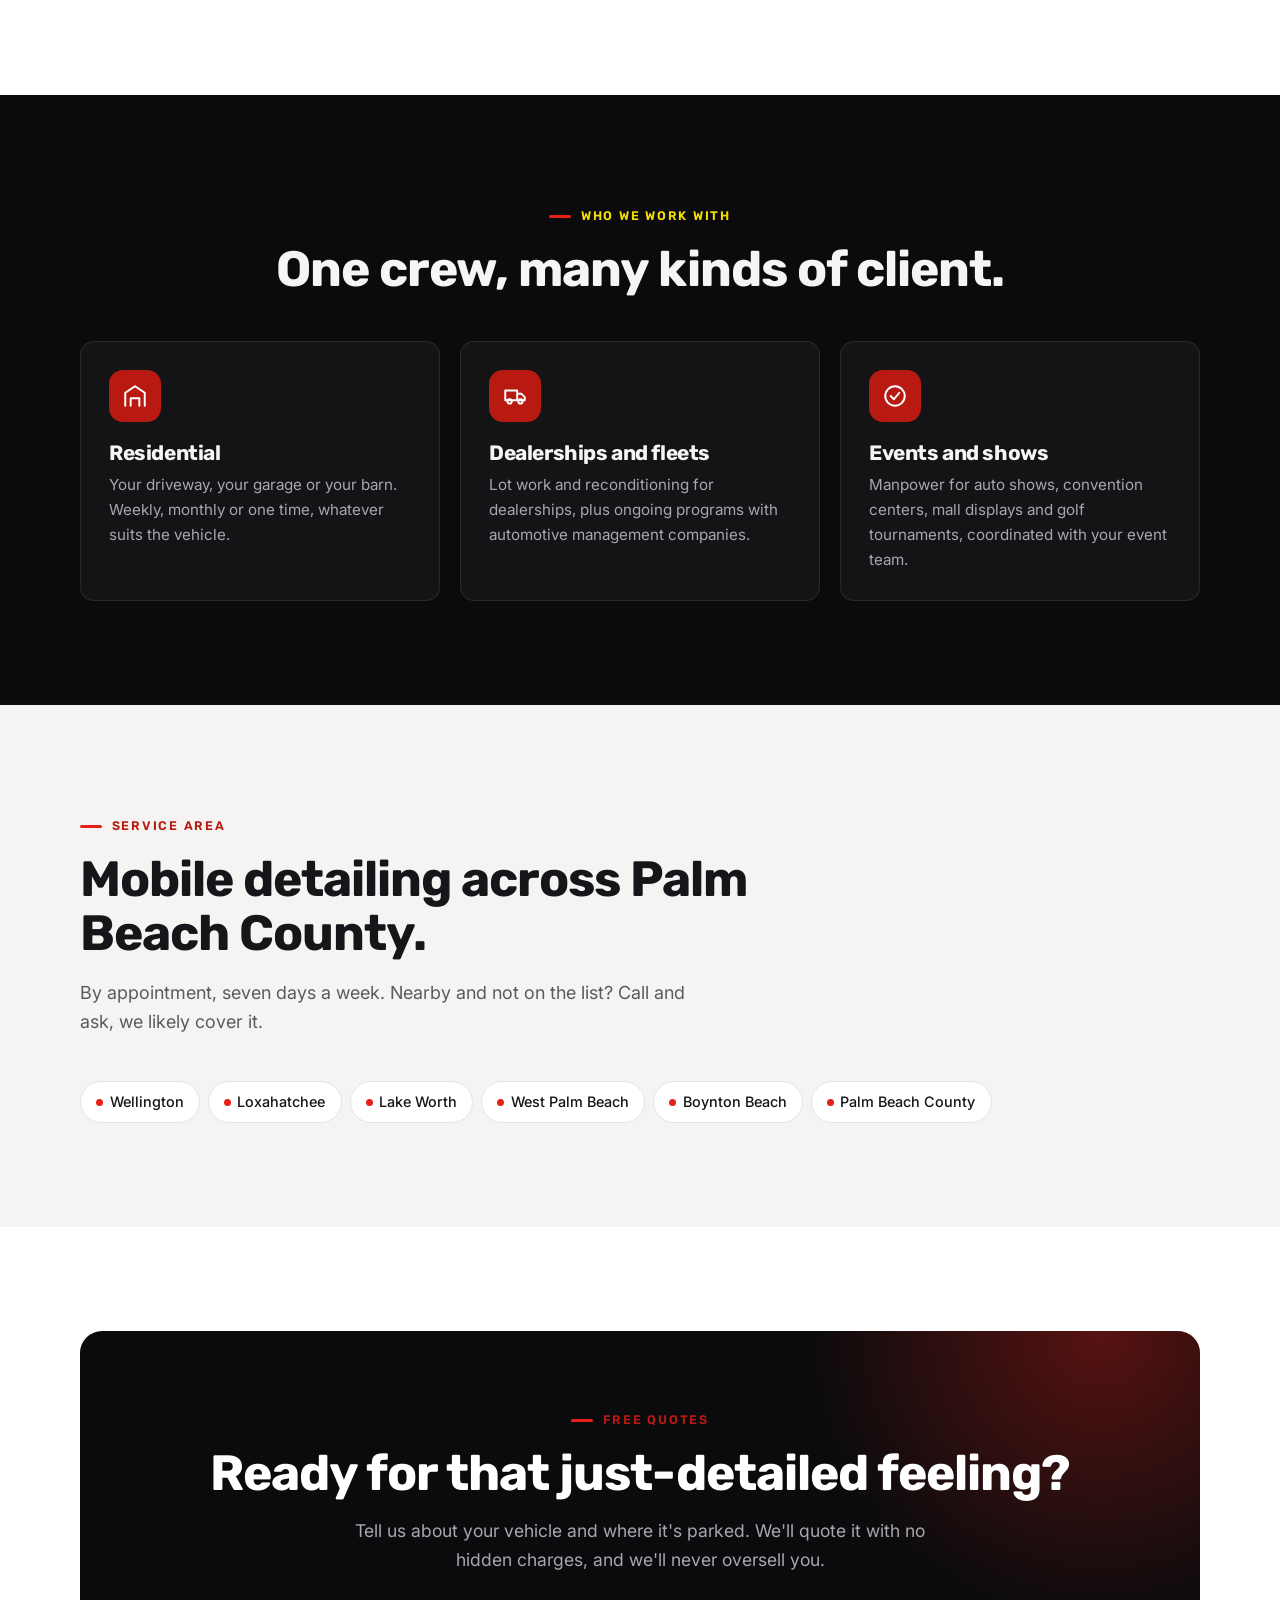
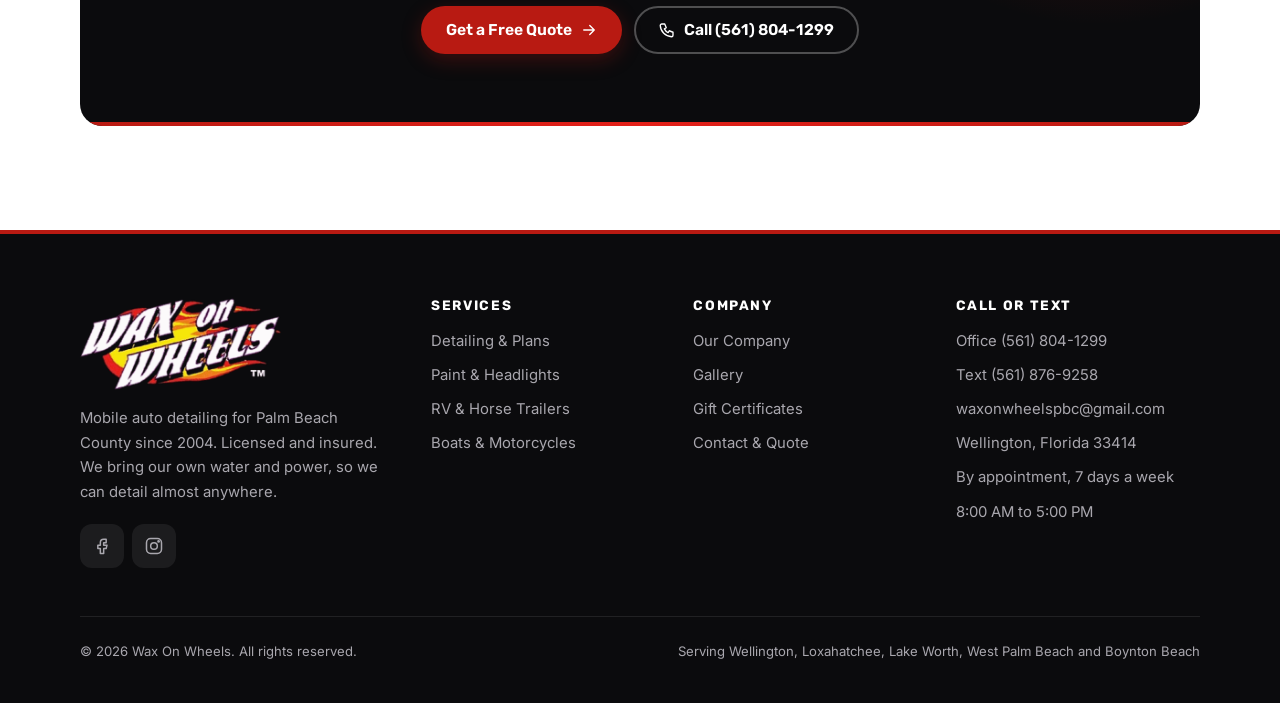
<file: our-company.html>
<!doctype html>
<html lang="en" class="no-js">
<head>
<meta charset="utf-8">
<meta name="viewport" content="width=device-width, initial-scale=1">
<title>Our Company | Wax On Wheels, Wellington FL</title>
<meta name="description" content="Wax On Wheels is a licensed and insured mobile auto detailing service in Wellington, FL, serving Palm Beach County since 2004 for residential, dealership, event and commercial clients.">
<meta name="theme-color" content="#0B0B0D">
<meta property="og:title" content="Our Company | Wax On Wheels, Wellington FL">
<meta property="og:description" content="Wax On Wheels is a licensed and insured mobile auto detailing service in Wellington, FL, serving Palm Beach County since 2004 for residential, dealership, event and commercial clients.">
<meta property="og:image" content="assets/images/cars_pics_011.jpg">
<link rel="icon" href="assets/images/logo.png">
<link rel="preconnect" href="https://fonts.googleapis.com"><link rel="preconnect" href="https://fonts.gstatic.com" crossorigin>
<link href="https://fonts.googleapis.com/css2?family=Inter:wght@400;500;600&family=Rubik:wght@500;600;700&display=swap" rel="stylesheet">
<link rel="stylesheet" href="styles.css">
</head>
<body>

<div class="demo-ribbon" role="note" aria-label="Demo site, not the live Wax On Wheels website">Demo site</div>
<a class="skip-link" href="#main">Skip to content</a>
<div class="topbar"><div class="container">
  <span>Mobile detailing across Palm Beach County since 2004</span><span class="sep hide-sm">|</span>
  <span class="hide-sm">Licensed and insured · <a href="sms:5618769258">Text (561) 876-9258</a></span>
</div></div>
<header class="site-header">
  <div class="container nav">
    <a class="logo" href="index.html" aria-label="Wax On Wheels home"><img src="assets/images/logo.png" alt="Wax On Wheels" width="118" height="54"></a>
    <ul class="nav-links">
      <li><a href="index.html">Home</a></li>
      <li class="has-dd"><button aria-expanded="false" aria-haspopup="true">Services <svg viewBox="0 0 24 24" fill="none" stroke="currentColor" stroke-width="1.8" stroke-linecap="round" stroke-linejoin="round" aria-hidden="true" width="16" height="16"><path d="m6 9 6 6 6-6"/></svg></button><div class="dropdown"><a href="detailing.html">Detailing &amp; Plans<small>Six packages and monthly plans, from $55</small></a><a href="paint-headlights.html">Paint &amp; Headlights<small>Correction, overspray and lenses, from $99</small></a><a href="rv-trailers.html">RV &amp; Horse Trailers<small>At your home, storage yard or barn, from $8/ft</small></a><a href="boats-motorcycles.html">Boats &amp; Motorcycles<small>Marine and bike details, from $12/ft</small></a></div></li>
      <li><a href="gallery.html">Gallery</a></li>
      <li class="has-dd is-current"><button aria-expanded="false" aria-haspopup="true">Company <svg viewBox="0 0 24 24" fill="none" stroke="currentColor" stroke-width="1.8" stroke-linecap="round" stroke-linejoin="round" aria-hidden="true" width="16" height="16"><path d="m6 9 6 6 6-6"/></svg></button><div class="dropdown"><a href="our-company.html" aria-current="page">Our Company<small>Serving Palm Beach County since 2004</small></a><a href="gift-certificates.html">Gift Certificates<small>Good for entire detail packages</small></a></div></li>
      <li><a href="contact.html">Contact</a></li>
    </ul>
    <div class="nav-cta">
      <a class="nav-phone" href="tel:5618041299">(561) 804-1299</a>
      <a class="btn btn--red btn--sm" href="contact.html">Get a Free Quote</a>
    </div>
    <button class="menu-btn" aria-expanded="false" aria-controls="mobile-nav" aria-label="Menu"><svg viewBox="0 0 24 24" fill="none" stroke="currentColor" stroke-width="1.8" stroke-linecap="round" stroke-linejoin="round" aria-hidden="true" width="22" height="22"><path d="M4 7h16M4 12h16M4 17h16"/></svg></button>
  </div>
  <div class="mobile-nav" id="mobile-nav"><div><ul>
    <li><a href="index.html">Home</a></li>
    <li><a href="index.html#services">Services</a></li><li class="sub"><a href="detailing.html">Detailing &amp; Plans</a></li><li class="sub"><a href="paint-headlights.html">Paint &amp; Headlights</a></li><li class="sub"><a href="rv-trailers.html">RV &amp; Horse Trailers</a></li><li class="sub"><a href="boats-motorcycles.html">Boats &amp; Motorcycles</a></li>
    <li><a href="gallery.html">Gallery</a></li>
    <li><a href="our-company.html">Our Company</a></li>
    <li><a href="gift-certificates.html">Gift Certificates</a></li>
    <li><a href="contact.html">Contact</a></li>
    <li><a class="btn btn--red" href="contact.html">Get a Free Quote</a></li>
  </ul></div></div>
</header>
<main id="main">
<section class="page-hero">
  <div class="hero-media"><img src="assets/images/cars_pics_011.jpg" alt="" fetchpriority="high"></div>
  <div class="container"><div class="inner">
    <div class="crumbs"><a href="index.html">Home</a> / Our Company</div>
    <span class="kicker">Since 2004</span>
    <h1 class="h-xl">Servicing Palm Beach County since 2004.</h1>
    <p class="lede">A unique, professional mobile auto detailing service based in Wellington, just west of West Palm Beach. We come to your home, your office or your barn.</p>
    <div class="hero-actions"><a class="btn btn--red" href="contact.html">Get a Free Quote <svg viewBox="0 0 24 24" fill="none" stroke="currentColor" stroke-width="1.8" stroke-linecap="round" stroke-linejoin="round" aria-hidden="true"><path d="M5 12h14M13 6l6 6-6 6"/></svg></a><a class="btn btn--ghost-inv" href="tel:5618041299"><svg viewBox="0 0 24 24" fill="none" stroke="currentColor" stroke-width="1.8" stroke-linecap="round" stroke-linejoin="round" aria-hidden="true"><path d="M5 4h4l2 5-2.5 1.5a11 11 0 0 0 5 5L15 13l5 2v4a2 2 0 0 1-2 2A16 16 0 0 1 3 6a2 2 0 0 1 2-2"/></svg>Call (561) 804-1299</a></div>
  </div></div>
</section>
<section class="trustbar" aria-label="Why customers trust us"><div class="container">
  <div class="trust-item"><span class="ic"><svg viewBox="0 0 24 24" fill="none" stroke="currentColor" stroke-width="1.8" stroke-linecap="round" stroke-linejoin="round" aria-hidden="true"><circle cx="12" cy="12" r="9"/><path d="M12 7v5l3 2"/></svg></span><div><strong>Since 2004</strong><span>20+ years in Palm Beach County</span></div></div>
  <div class="trust-item"><span class="ic"><svg viewBox="0 0 24 24" fill="none" stroke="currentColor" stroke-width="1.8" stroke-linecap="round" stroke-linejoin="round" aria-hidden="true"><path d="M12 3 4 6v6c0 5 3.5 8 8 9 4.5-1 8-4 8-9V6z"/><path d="m9 12 2 2 4-4"/></svg></span><div><strong>Licensed &amp; insured</strong><span>Professional, uniformed detailers</span></div></div>
  <div class="trust-item"><span class="ic"><svg viewBox="0 0 24 24" fill="none" stroke="currentColor" stroke-width="1.8" stroke-linecap="round" stroke-linejoin="round" aria-hidden="true"><path d="M12 3s6 6.5 6 11a6 6 0 0 1-12 0c0-4.5 6-11 6-11z"/></svg></span><div><strong>Own water &amp; power</strong><span>We can detail almost anywhere</span></div></div>
  <div class="trust-item"><span class="ic"><svg viewBox="0 0 24 24" fill="none" stroke="currentColor" stroke-width="1.8" stroke-linecap="round" stroke-linejoin="round" aria-hidden="true"><path d="M3 7h11v9H3zM14 10h4l3 3v3h-7z"/><circle cx="7" cy="17" r="2"/><circle cx="17" cy="17" r="2"/></svg></span><div><strong>7 days a week</strong><span>Home, office or barn, by appointment</span></div></div>
</div></section>
<section class="section"><div class="container split">
  <div class="split-media reveal"><img loading="lazy" src="assets/images/yellow-beauty1.jpg" alt="Yellow Ferrari detailed by Wax On Wheels"><div class="badge-float"><strong>Wellington, FL</strong><span>serving all of Palm Beach County</span></div></div>
  <div class="reveal">
    <span class="kicker">About us</span><h2 class="h-lg">Superior quality for the fine automobiles of South Florida.</h2>
    <div class="prose" style="margin-top:1.25rem">
      <p>We detail for residential clients, dealerships, auto shows, and commercial and management companies. We provide our own soft water and our own electricity, so we can detail or wash virtually anywhere.</p>
      <p>Services are tailor made to suit each client's needs. <b>No hidden charges or surprises, and we will never oversell you.</b> We can restore your vehicle to showroom condition, and we pride ourselves on being environmentally conscious.</p>
    </div>
    <ul class="ticks">
      <li><span><b>Established 2004</b>, based in Wellington, Florida</span></li>
      <li><span><b>Licensed and insured</b>, available 7 days a week</span></li>
      <li><span><b>Gift certificates</b> available for any package</span></li>
    </ul></div>
</div></section>
<section class="section section--dark"><div class="container">
  <div class="head head--center reveal"><span class="kicker">Who we work with</span><h2 class="h-lg">One crew, many kinds of client.</h2></div>
  <div class="choice">
    <div class="choice-card reveal"><div class="ic"><svg viewBox="0 0 24 24" fill="none" stroke="currentColor" stroke-width="1.8" stroke-linecap="round" stroke-linejoin="round" aria-hidden="true"><path d="M3 21V9l9-6 9 6v12"/><path d="M8 21v-7h8v7"/></svg></div><h3>Residential</h3><p>Your driveway, your garage or your barn. Weekly, monthly or one time, whatever suits the vehicle.</p></div>
    <div class="choice-card reveal"><div class="ic"><svg viewBox="0 0 24 24" fill="none" stroke="currentColor" stroke-width="1.8" stroke-linecap="round" stroke-linejoin="round" aria-hidden="true"><path d="M3 7h11v9H3zM14 10h4l3 3v3h-7z"/><circle cx="7" cy="17" r="2"/><circle cx="17" cy="17" r="2"/></svg></div><h3>Dealerships and fleets</h3><p>Lot work and reconditioning for dealerships, plus ongoing programs with automotive management companies.</p></div>
    <div class="choice-card reveal"><div class="ic"><svg viewBox="0 0 24 24" fill="none" stroke="currentColor" stroke-width="1.8" stroke-linecap="round" stroke-linejoin="round" aria-hidden="true"><circle cx="12" cy="12" r="9"/><path d="m8 12 3 3 5-6"/></svg></div><h3>Events and shows</h3><p>Manpower for auto shows, convention centers, mall displays and golf tournaments, coordinated with your event team.</p></div>
  </div>
</div></section>
<section class="section section--tint"><div class="container">
  <div class="head reveal"><span class="kicker">Service area</span><h2 class="h-lg">Mobile detailing across Palm Beach County.</h2><p class="lede">By appointment, seven days a week. Nearby and not on the list? Call and ask, we likely cover it.</p></div>
  <div class="areas reveal"><span>Wellington</span><span>Loxahatchee</span><span>Lake Worth</span><span>West Palm Beach</span><span>Boynton Beach</span><span>Palm Beach County</span></div>
</div></section>
<section class="section"><div class="container"><div class="cta reveal">
  <span class="kicker">Free quotes</span><h2 class="h-lg">Ready for that just-detailed feeling?</h2><p>Tell us about your vehicle and where it's parked. We'll quote it with no hidden charges, and we'll never oversell you.</p>
  <div class="hero-actions"><a class="btn btn--red" href="contact.html">Get a Free Quote <svg viewBox="0 0 24 24" fill="none" stroke="currentColor" stroke-width="1.8" stroke-linecap="round" stroke-linejoin="round" aria-hidden="true"><path d="M5 12h14M13 6l6 6-6 6"/></svg></a><a class="btn btn--ghost-inv" href="tel:5618041299"><svg viewBox="0 0 24 24" fill="none" stroke="currentColor" stroke-width="1.8" stroke-linecap="round" stroke-linejoin="round" aria-hidden="true"><path d="M5 4h4l2 5-2.5 1.5a11 11 0 0 0 5 5L15 13l5 2v4a2 2 0 0 1-2 2A16 16 0 0 1 3 6a2 2 0 0 1 2-2"/></svg>Call (561) 804-1299</a></div>
</div></div></section>
</main>

<footer class="site-footer">
  <div class="container">
    <div class="foot-grid">
      <div>
        <img src="assets/images/logo.png" alt="Wax On Wheels" width="201" height="92" loading="lazy">
        <p>Mobile auto detailing for Palm Beach County since 2004. Licensed and insured. We bring our own water and power, so we can detail almost anywhere.</p>
        <div class="socials">
          <a href="https://www.facebook.com/WaxOnWheelsPBC" target="_blank" rel="noopener" aria-label="Facebook"><svg viewBox="0 0 24 24" fill="none" stroke="currentColor" stroke-width="1.8" stroke-linecap="round" stroke-linejoin="round" aria-hidden="true"><path d="M14 8h3V4h-3a4 4 0 0 0-4 4v3H7v4h3v6h4v-6h3l1-4h-4V8z"/></svg></a>
          <a href="https://www.instagram.com/Wax_On_Wheels/" target="_blank" rel="noopener" aria-label="Instagram"><svg viewBox="0 0 24 24" fill="none" stroke="currentColor" stroke-width="1.8" stroke-linecap="round" stroke-linejoin="round" aria-hidden="true"><rect x="3" y="3" width="18" height="18" rx="5"/><circle cx="12" cy="12" r="4"/><circle cx="17.5" cy="6.5" r=".8" fill="currentColor"/></svg></a>
        </div>
      </div>
      <div><h4>Services</h4><ul><li><a href="detailing.html">Detailing &amp; Plans</a></li><li><a href="paint-headlights.html">Paint &amp; Headlights</a></li><li><a href="rv-trailers.html">RV &amp; Horse Trailers</a></li><li><a href="boats-motorcycles.html">Boats &amp; Motorcycles</a></li></ul></div>
      <div><h4>Company</h4><ul><li><a href="our-company.html">Our Company</a></li><li><a href="gallery.html">Gallery</a></li><li><a href="gift-certificates.html">Gift Certificates</a></li><li><a href="contact.html">Contact &amp; Quote</a></li></ul></div>
      <div><h4>Call or text</h4><ul>
        <li><a href="tel:5618041299">Office (561) 804-1299</a></li>
        <li><a href="sms:5618769258">Text (561) 876-9258</a></li>
        <li><a href="mailto:waxonwheelspbc@gmail.com">waxonwheelspbc@gmail.com</a></li>
        <li>Wellington, Florida 33414</li>
        <li>By appointment, 7 days a week</li><li>8:00 AM to 5:00 PM</li>
      </ul></div>
    </div>
    <div class="foot-bottom"><span>© <span id="year">2026</span> Wax On Wheels. All rights reserved.</span><span>Serving Wellington, Loxahatchee, Lake Worth, West Palm Beach and Boynton Beach</span></div>
  </div>
</footer>
<div class="action-bar"><a class="btn btn--ghost-inv" href="tel:5618041299"><svg viewBox="0 0 24 24" fill="none" stroke="currentColor" stroke-width="1.8" stroke-linecap="round" stroke-linejoin="round" aria-hidden="true"><path d="M5 4h4l2 5-2.5 1.5a11 11 0 0 0 5 5L15 13l5 2v4a2 2 0 0 1-2 2A16 16 0 0 1 3 6a2 2 0 0 1 2-2"/></svg>Call</a><a class="btn btn--red" href="contact.html">Free Quote</a></div>
<script src="script.js"></script>
</body>
</html>
</file>
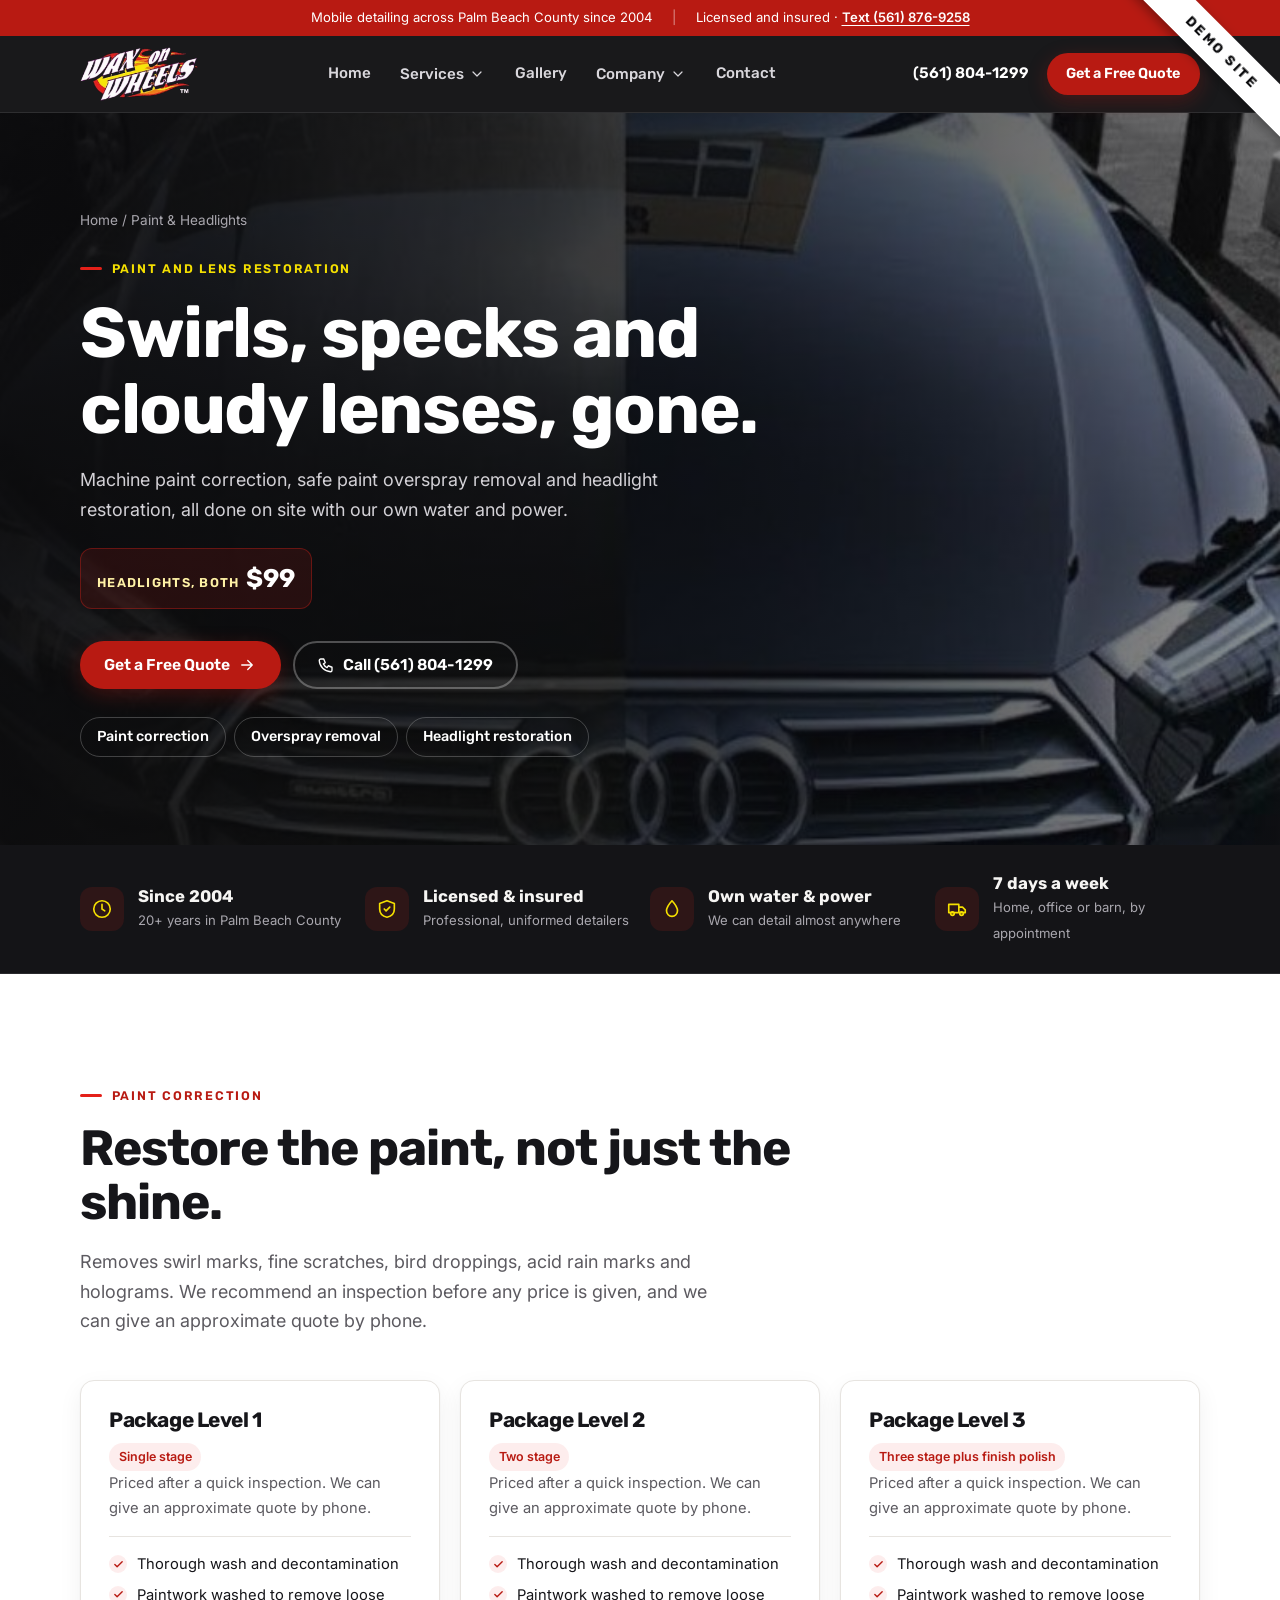
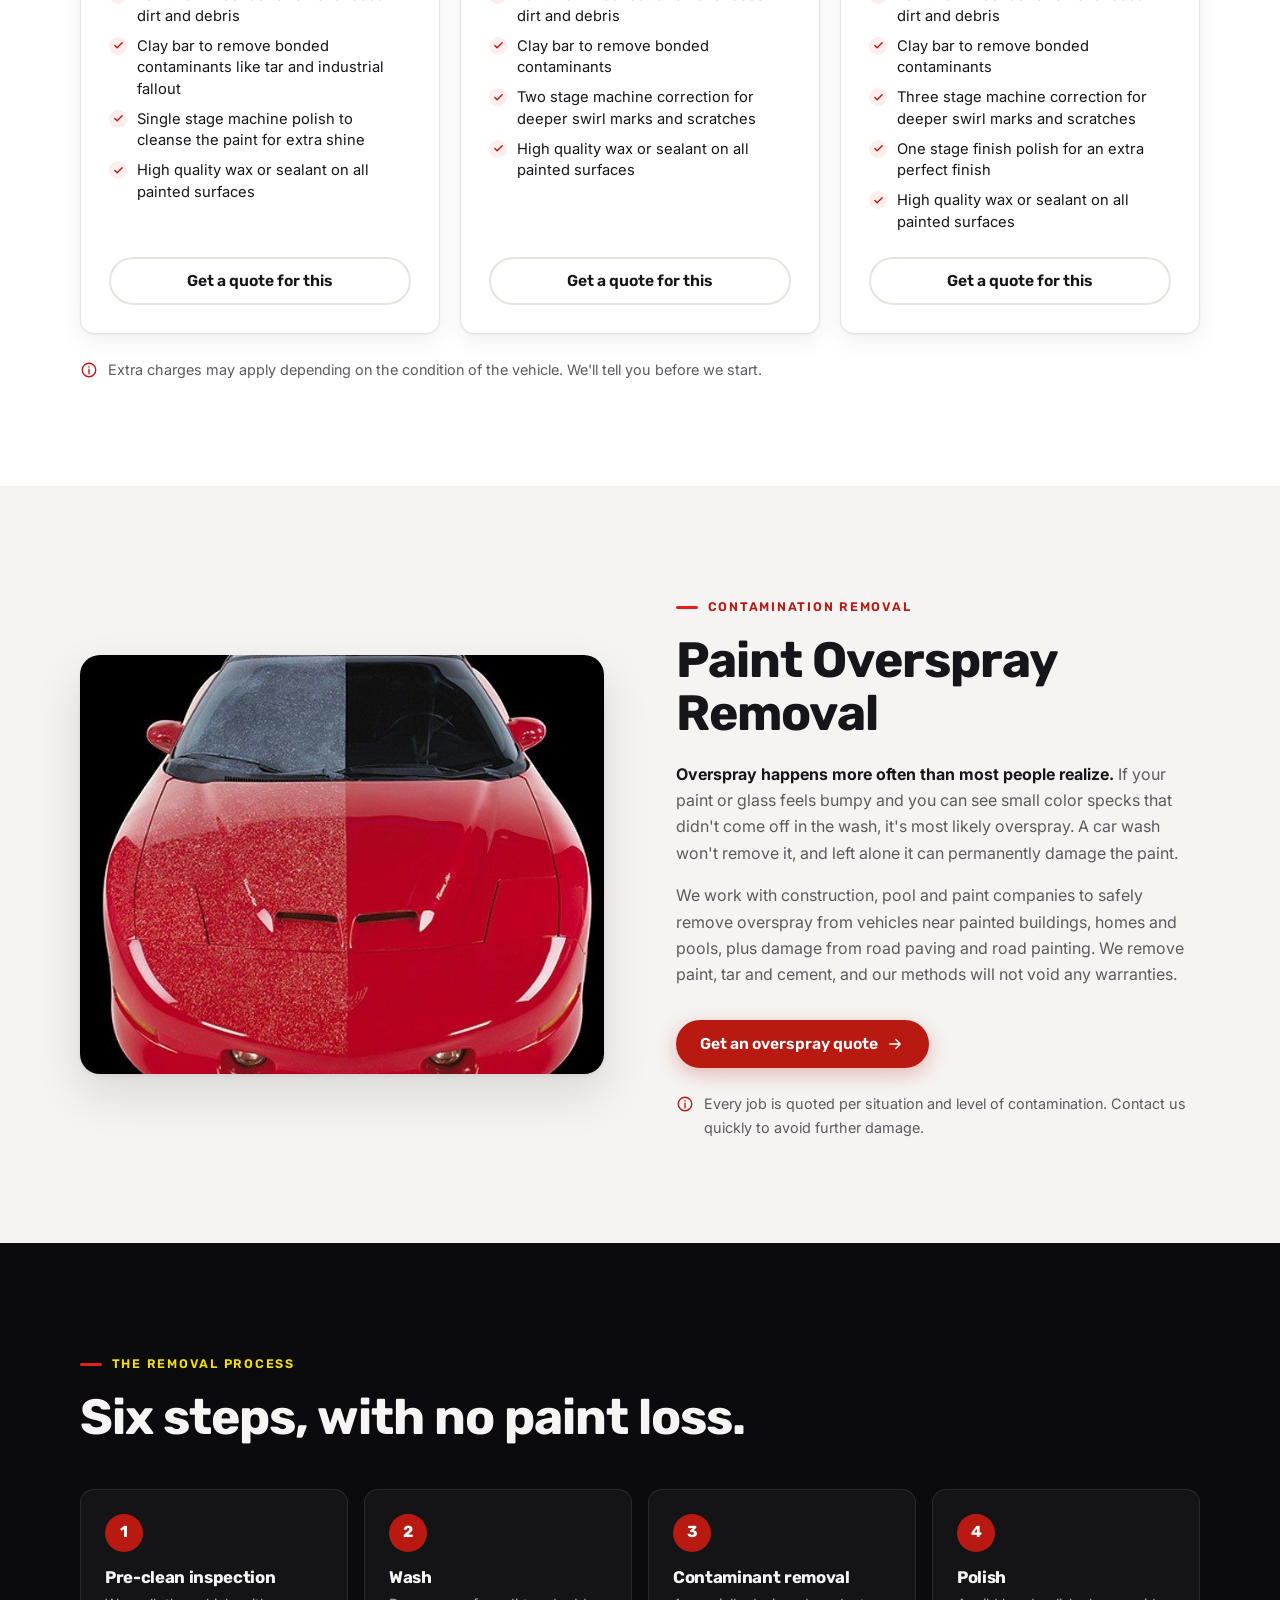
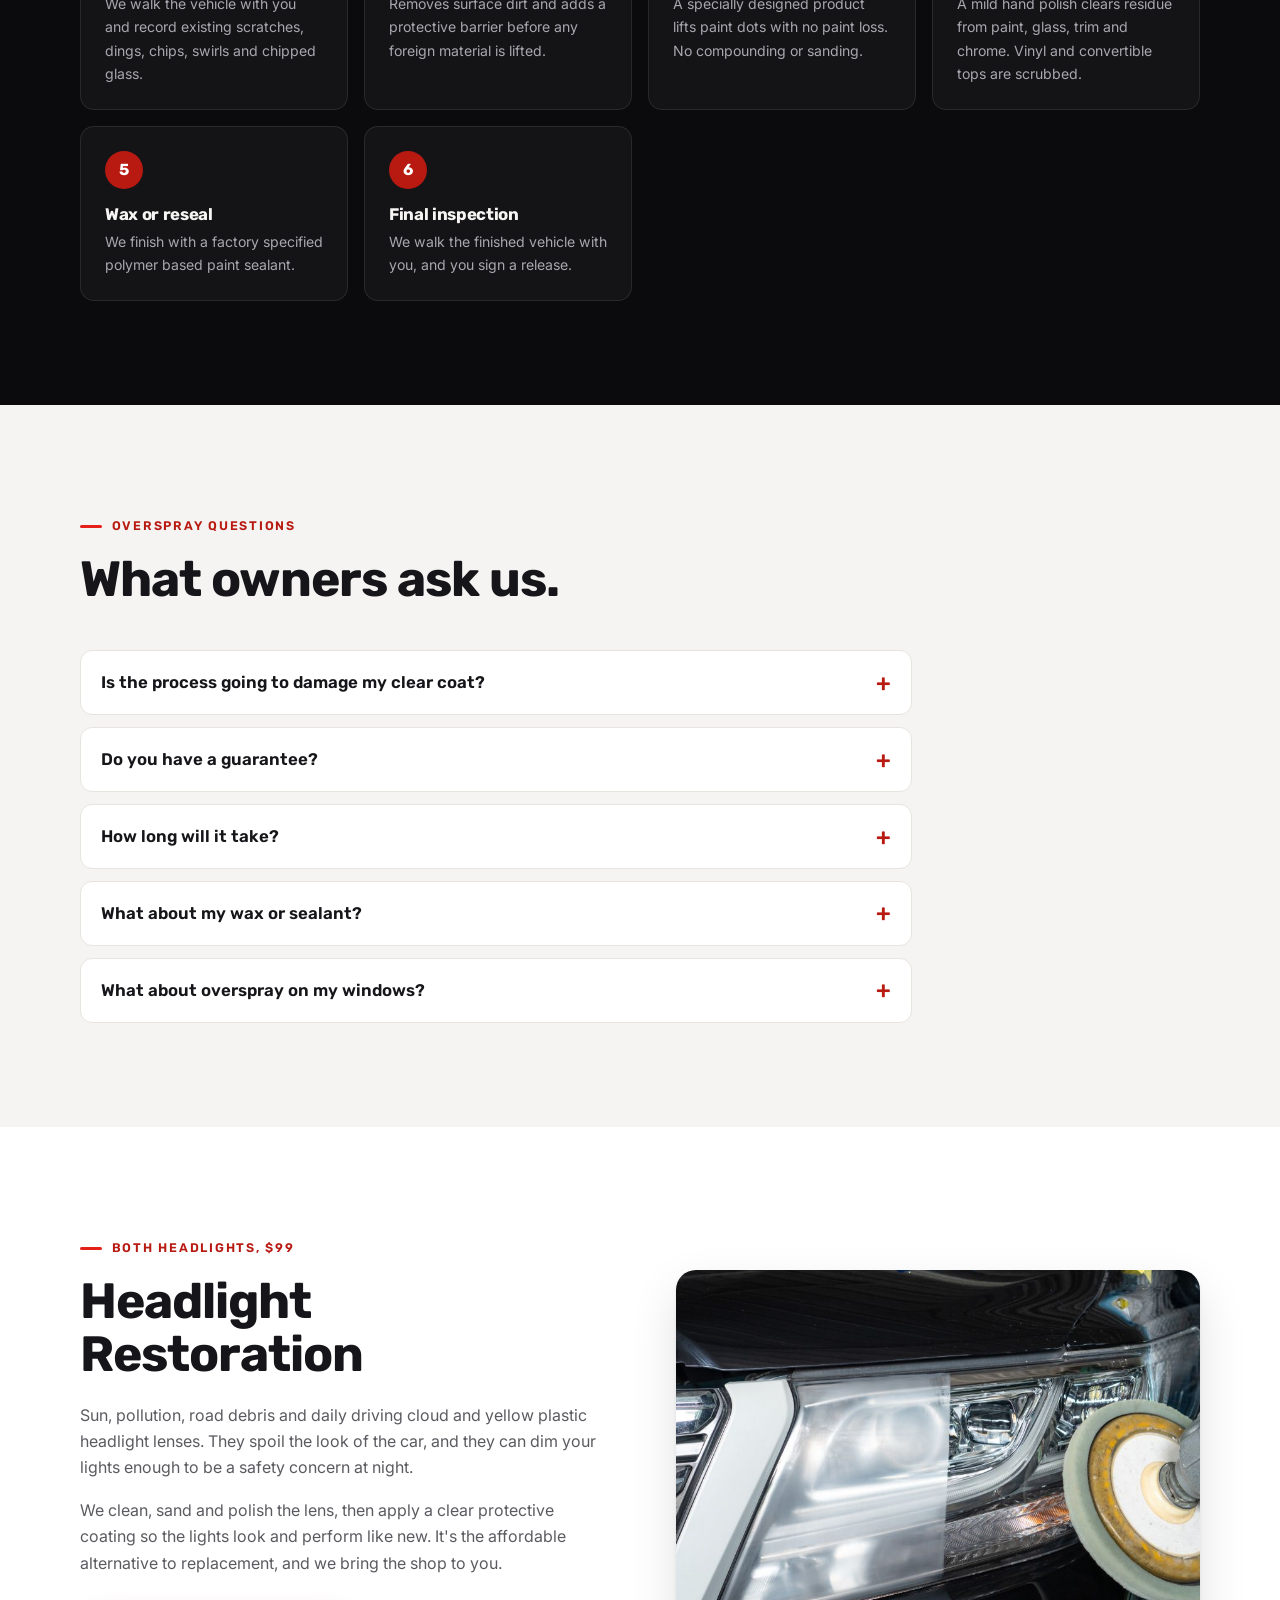
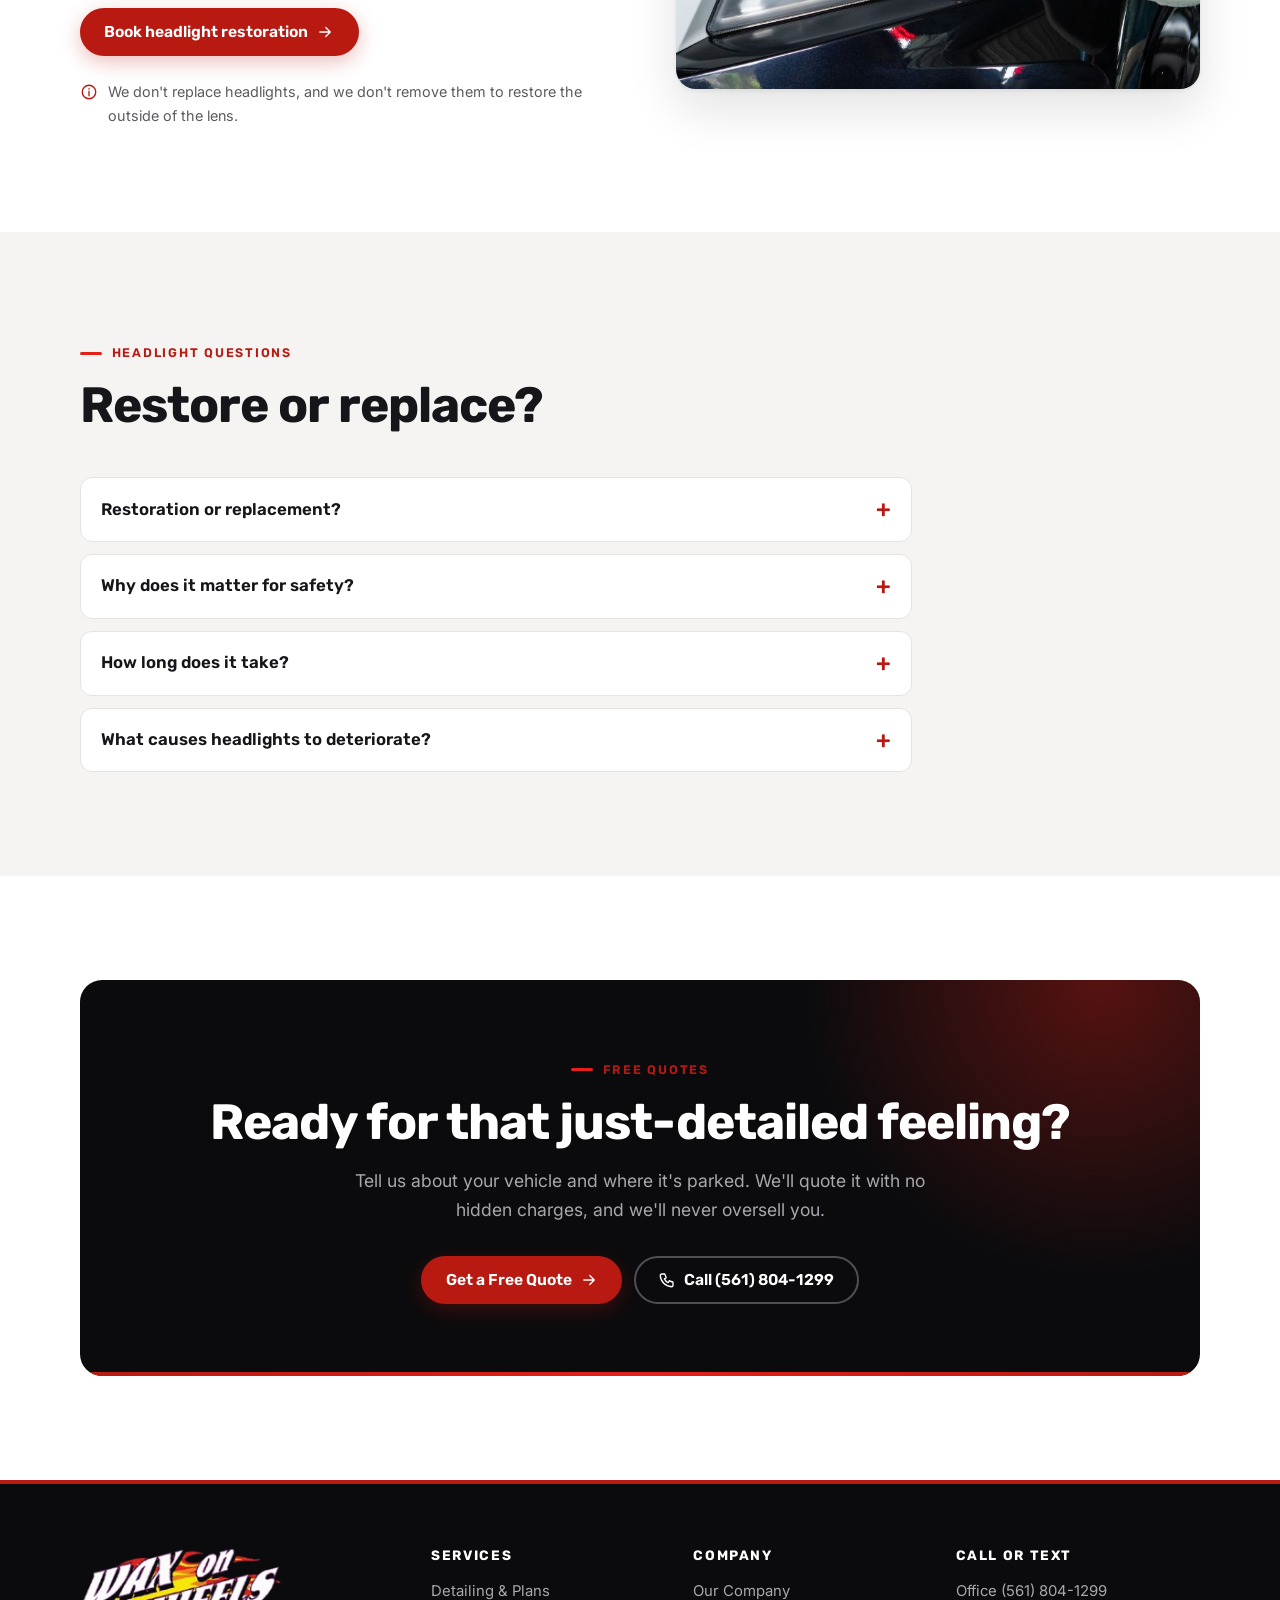
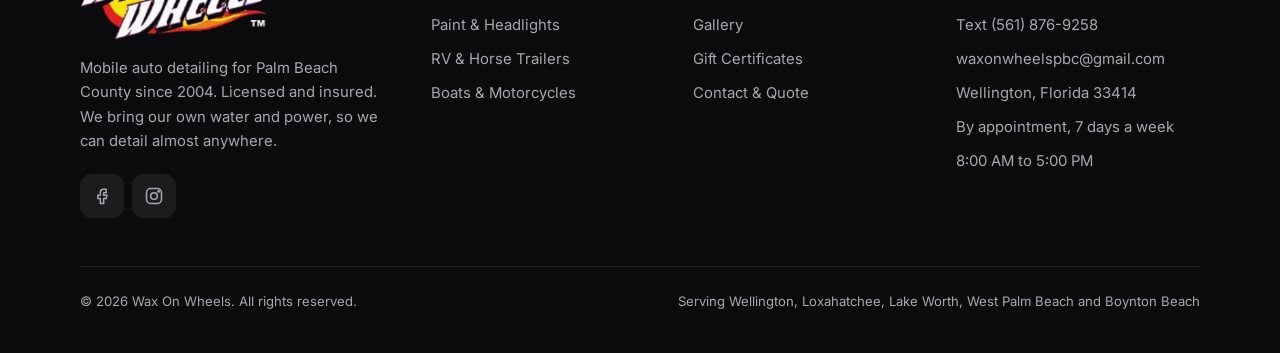
<file: paint-headlights.html>
<!doctype html>
<html lang="en" class="no-js">
<head>
<meta charset="utf-8">
<meta name="viewport" content="width=device-width, initial-scale=1">
<title>Paint Correction, Overspray Removal &amp; Headlight Restoration | Wax On Wheels</title>
<meta name="description" content="Mobile paint correction, paint overspray removal and $99 headlight restoration across Palm Beach County. Clear coat safe, no paint loss. Call (561) 804-1299.">
<meta name="theme-color" content="#0B0B0D">
<meta property="og:title" content="Paint Correction, Overspray Removal &amp; Headlight Restoration | Wax On Wheels">
<meta property="og:description" content="Mobile paint correction, paint overspray removal and $99 headlight restoration across Palm Beach County. Clear coat safe, no paint loss. Call (561) 804-1299.">
<meta property="og:image" content="assets/images/row.2.jpg">
<link rel="icon" href="assets/images/logo.png">
<link rel="preconnect" href="https://fonts.googleapis.com"><link rel="preconnect" href="https://fonts.gstatic.com" crossorigin>
<link href="https://fonts.googleapis.com/css2?family=Inter:wght@400;500;600&family=Rubik:wght@500;600;700&display=swap" rel="stylesheet">
<link rel="stylesheet" href="styles.css">
</head>
<body>

<div class="demo-ribbon" role="note" aria-label="Demo site, not the live Wax On Wheels website">Demo site</div>
<a class="skip-link" href="#main">Skip to content</a>
<div class="topbar"><div class="container">
  <span>Mobile detailing across Palm Beach County since 2004</span><span class="sep hide-sm">|</span>
  <span class="hide-sm">Licensed and insured · <a href="sms:5618769258">Text (561) 876-9258</a></span>
</div></div>
<header class="site-header">
  <div class="container nav">
    <a class="logo" href="index.html" aria-label="Wax On Wheels home"><img src="assets/images/logo.png" alt="Wax On Wheels" width="118" height="54"></a>
    <ul class="nav-links">
      <li><a href="index.html">Home</a></li>
      <li class="has-dd is-current"><button aria-expanded="false" aria-haspopup="true">Services <svg viewBox="0 0 24 24" fill="none" stroke="currentColor" stroke-width="1.8" stroke-linecap="round" stroke-linejoin="round" aria-hidden="true" width="16" height="16"><path d="m6 9 6 6 6-6"/></svg></button><div class="dropdown"><a href="detailing.html">Detailing &amp; Plans<small>Six packages and monthly plans, from $55</small></a><a href="paint-headlights.html" aria-current="page">Paint &amp; Headlights<small>Correction, overspray and lenses, from $99</small></a><a href="rv-trailers.html">RV &amp; Horse Trailers<small>At your home, storage yard or barn, from $8/ft</small></a><a href="boats-motorcycles.html">Boats &amp; Motorcycles<small>Marine and bike details, from $12/ft</small></a></div></li>
      <li><a href="gallery.html">Gallery</a></li>
      <li class="has-dd"><button aria-expanded="false" aria-haspopup="true">Company <svg viewBox="0 0 24 24" fill="none" stroke="currentColor" stroke-width="1.8" stroke-linecap="round" stroke-linejoin="round" aria-hidden="true" width="16" height="16"><path d="m6 9 6 6 6-6"/></svg></button><div class="dropdown"><a href="our-company.html">Our Company<small>Serving Palm Beach County since 2004</small></a><a href="gift-certificates.html">Gift Certificates<small>Good for entire detail packages</small></a></div></li>
      <li><a href="contact.html">Contact</a></li>
    </ul>
    <div class="nav-cta">
      <a class="nav-phone" href="tel:5618041299">(561) 804-1299</a>
      <a class="btn btn--red btn--sm" href="contact.html">Get a Free Quote</a>
    </div>
    <button class="menu-btn" aria-expanded="false" aria-controls="mobile-nav" aria-label="Menu"><svg viewBox="0 0 24 24" fill="none" stroke="currentColor" stroke-width="1.8" stroke-linecap="round" stroke-linejoin="round" aria-hidden="true" width="22" height="22"><path d="M4 7h16M4 12h16M4 17h16"/></svg></button>
  </div>
  <div class="mobile-nav" id="mobile-nav"><div><ul>
    <li><a href="index.html">Home</a></li>
    <li><a href="index.html#services">Services</a></li><li class="sub"><a href="detailing.html">Detailing &amp; Plans</a></li><li class="sub"><a href="paint-headlights.html">Paint &amp; Headlights</a></li><li class="sub"><a href="rv-trailers.html">RV &amp; Horse Trailers</a></li><li class="sub"><a href="boats-motorcycles.html">Boats &amp; Motorcycles</a></li>
    <li><a href="gallery.html">Gallery</a></li>
    <li><a href="our-company.html">Our Company</a></li>
    <li><a href="gift-certificates.html">Gift Certificates</a></li>
    <li><a href="contact.html">Contact</a></li>
    <li><a class="btn btn--red" href="contact.html">Get a Free Quote</a></li>
  </ul></div></div>
</header>
<main id="main">
<section class="page-hero">
  <div class="hero-media"><img src="assets/images/row.2.jpg" alt="" fetchpriority="high"></div>
  <div class="container"><div class="inner">
    <div class="crumbs"><a href="index.html">Home</a> / Paint &amp; Headlights</div>
    <span class="kicker">Paint and lens restoration</span>
    <h1 class="h-xl">Swirls, specks and cloudy lenses, gone.</h1>
    <p class="lede">Machine paint correction, safe paint overspray removal and headlight restoration, all done on site with our own water and power.</p><div class="from-tag"><span>Headlights, both</span><strong>$99</strong></div>
    <div class="hero-actions"><a class="btn btn--red" href="contact.html">Get a Free Quote <svg viewBox="0 0 24 24" fill="none" stroke="currentColor" stroke-width="1.8" stroke-linecap="round" stroke-linejoin="round" aria-hidden="true"><path d="M5 12h14M13 6l6 6-6 6"/></svg></a><a class="btn btn--ghost-inv" href="tel:5618041299"><svg viewBox="0 0 24 24" fill="none" stroke="currentColor" stroke-width="1.8" stroke-linecap="round" stroke-linejoin="round" aria-hidden="true"><path d="M5 4h4l2 5-2.5 1.5a11 11 0 0 0 5 5L15 13l5 2v4a2 2 0 0 1-2 2A16 16 0 0 1 3 6a2 2 0 0 1 2-2"/></svg>Call (561) 804-1299</a></div><nav class="jump" aria-label="On this page"><a href="#correction">Paint correction</a><a href="#overspray">Overspray removal</a><a href="#headlights">Headlight restoration</a></nav>
  </div></div>
</section>
<section class="trustbar" aria-label="Why customers trust us"><div class="container">
  <div class="trust-item"><span class="ic"><svg viewBox="0 0 24 24" fill="none" stroke="currentColor" stroke-width="1.8" stroke-linecap="round" stroke-linejoin="round" aria-hidden="true"><circle cx="12" cy="12" r="9"/><path d="M12 7v5l3 2"/></svg></span><div><strong>Since 2004</strong><span>20+ years in Palm Beach County</span></div></div>
  <div class="trust-item"><span class="ic"><svg viewBox="0 0 24 24" fill="none" stroke="currentColor" stroke-width="1.8" stroke-linecap="round" stroke-linejoin="round" aria-hidden="true"><path d="M12 3 4 6v6c0 5 3.5 8 8 9 4.5-1 8-4 8-9V6z"/><path d="m9 12 2 2 4-4"/></svg></span><div><strong>Licensed &amp; insured</strong><span>Professional, uniformed detailers</span></div></div>
  <div class="trust-item"><span class="ic"><svg viewBox="0 0 24 24" fill="none" stroke="currentColor" stroke-width="1.8" stroke-linecap="round" stroke-linejoin="round" aria-hidden="true"><path d="M12 3s6 6.5 6 11a6 6 0 0 1-12 0c0-4.5 6-11 6-11z"/></svg></span><div><strong>Own water &amp; power</strong><span>We can detail almost anywhere</span></div></div>
  <div class="trust-item"><span class="ic"><svg viewBox="0 0 24 24" fill="none" stroke="currentColor" stroke-width="1.8" stroke-linecap="round" stroke-linejoin="round" aria-hidden="true"><path d="M3 7h11v9H3zM14 10h4l3 3v3h-7z"/><circle cx="7" cy="17" r="2"/><circle cx="17" cy="17" r="2"/></svg></span><div><strong>7 days a week</strong><span>Home, office or barn, by appointment</span></div></div>
</div></section>
<section class="section" id="correction"><div class="container">
  <div class="head reveal"><span class="kicker">Paint correction</span><h2 class="h-lg">Restore the paint, not just the shine.</h2><p class="lede">Removes swirl marks, fine scratches, bird droppings, acid rain marks and holograms. We recommend an inspection before any price is given, and we can give an approximate quote by phone.</p></div>
  <div class="pkg-grid cols-3"><article class="pkg reveal">
  <h3>Package Level 1</h3><div class="meta"><span class="pill pill--red">Single stage</span></div><p class="desc">Priced after a quick inspection. We can give an approximate quote by phone.</p>
  <ul><li>Thorough wash and decontamination</li><li>Paintwork washed to remove loose dirt and debris</li><li>Clay bar to remove bonded contaminants like tar and industrial fallout</li><li>Single stage machine polish to cleanse the paint for extra shine</li><li>High quality wax or sealant on all painted surfaces</li></ul>
  <a class="btn btn--ghost" href="contact.html?service=paint-1">Get a quote for this</a>
</article><article class="pkg reveal">
  <h3>Package Level 2</h3><div class="meta"><span class="pill pill--red">Two stage</span></div><p class="desc">Priced after a quick inspection. We can give an approximate quote by phone.</p>
  <ul><li>Thorough wash and decontamination</li><li>Paintwork washed to remove loose dirt and debris</li><li>Clay bar to remove bonded contaminants</li><li>Two stage machine correction for deeper swirl marks and scratches</li><li>High quality wax or sealant on all painted surfaces</li></ul>
  <a class="btn btn--ghost" href="contact.html?service=paint-2">Get a quote for this</a>
</article><article class="pkg reveal">
  <h3>Package Level 3</h3><div class="meta"><span class="pill pill--red">Three stage plus finish polish</span></div><p class="desc">Priced after a quick inspection. We can give an approximate quote by phone.</p>
  <ul><li>Thorough wash and decontamination</li><li>Paintwork washed to remove loose dirt and debris</li><li>Clay bar to remove bonded contaminants</li><li>Three stage machine correction for deeper swirl marks and scratches</li><li>One stage finish polish for an extra perfect finish</li><li>High quality wax or sealant on all painted surfaces</li></ul>
  <a class="btn btn--ghost" href="contact.html?service=paint-3">Get a quote for this</a>
</article></div>
  <p class="note"><svg viewBox="0 0 24 24" fill="none" stroke="currentColor" stroke-width="1.8" stroke-linecap="round" stroke-linejoin="round" aria-hidden="true"><circle cx="12" cy="12" r="9"/><path d="M12 11v6M12 7.5v.5"/></svg>Extra charges may apply depending on the condition of the vehicle. We'll tell you before we start.</p>
</div></section>

<section class="section section--tint" id="overspray"><div class="container split">
  <div class="split-media reveal"><img loading="lazy" src="assets/images/painttt.jpg" alt="Red car hood half cleaned of paint overspray"></div>
  <div class="reveal">
    <span class="kicker">Contamination removal</span><h2 class="h-lg">Paint Overspray Removal</h2>
    <div class="prose" style="margin-top:1.25rem">
      <p><b>Overspray happens more often than most people realize.</b> If your paint or glass feels bumpy and you can see small color specks that didn't come off in the wash, it's most likely overspray. A car wash won't remove it, and left alone it can permanently damage the paint.</p>
      <p>We work with construction, pool and paint companies to safely remove overspray from vehicles near painted buildings, homes and pools, plus damage from road paving and road painting. We remove paint, tar and cement, and our methods will not void any warranties.</p>
    </div>
    <div class="hero-actions"><a class="btn btn--red" href="contact.html?service=overspray">Get an overspray quote <svg viewBox="0 0 24 24" fill="none" stroke="currentColor" stroke-width="1.8" stroke-linecap="round" stroke-linejoin="round" aria-hidden="true"><path d="M5 12h14M13 6l6 6-6 6"/></svg></a></div>
    <p class="note"><svg viewBox="0 0 24 24" fill="none" stroke="currentColor" stroke-width="1.8" stroke-linecap="round" stroke-linejoin="round" aria-hidden="true"><circle cx="12" cy="12" r="9"/><path d="M12 11v6M12 7.5v.5"/></svg>Every job is quoted per situation and level of contamination. Contact us quickly to avoid further damage.</p></div>
</div></section>

<section class="section section--dark"><div class="container">
  <div class="head reveal"><span class="kicker">The removal process</span><h2 class="h-lg">Six steps, with no paint loss.</h2></div>
  <div class="steps" style="grid-template-columns:repeat(auto-fit,minmax(min(100%,15rem),1fr))"><div class="step reveal"><h3>Pre-clean inspection</h3><p>We walk the vehicle with you and record existing scratches, dings, chips, swirls and chipped glass.</p></div><div class="step reveal"><h3>Wash</h3><p>Removes surface dirt and adds a protective barrier before any foreign material is lifted.</p></div><div class="step reveal"><h3>Contaminant removal</h3><p>A specially designed product lifts paint dots with no paint loss. No compounding or sanding.</p></div><div class="step reveal"><h3>Polish</h3><p>A mild hand polish clears residue from paint, glass, trim and chrome. Vinyl and convertible tops are scrubbed.</p></div><div class="step reveal"><h3>Wax or reseal</h3><p>We finish with a factory specified polymer based paint sealant.</p></div><div class="step reveal"><h3>Final inspection</h3><p>We walk the finished vehicle with you, and you sign a release.</p></div></div>
</div></section>

<section class="section section--tint"><div class="container">
  <div class="head reveal"><span class="kicker">Overspray questions</span><h2 class="h-lg">What owners ask us.</h2></div>
  <div class="faq"><details><summary>Is the process going to damage my clear coat?</summary><p>No. Our processes have been found safe by most major automotive manufacturers and are proven clear coat safe. Overspray usually sits on top of the clear coat.</p></details><details><summary>Do you have a guarantee?</summary><p>We guarantee the process we use will not harm your finish. We can't guarantee your paint job because we didn't paint your vehicle, but we do stand behind our work.</p></details><details><summary>How long will it take?</summary><p>Depending on the size and color of the vehicle and how severe the overspray is, a two person crew averages about two to four hours per vehicle.</p></details><details><summary>What about my wax or sealant?</summary><p>After the overspray is removed we polish the vehicle, then apply a polymer sealant or paste wax.</p></details><details><summary>What about overspray on my windows?</summary><p>We use a non abrasive system on all glass. It's the safest and most thorough way to clean it.</p></details></div>
</div></section>

<section class="section" id="headlights"><div class="container split split--rev">
  <div class="split-media reveal"><img loading="lazy" src="assets/images/shutterstock_1225914733.jpg" alt="Headlight lens being polished"></div>
  <div class="reveal">
    <span class="kicker">Both headlights, $99</span><h2 class="h-lg">Headlight Restoration</h2>
    <div class="prose" style="margin-top:1.25rem">
      <p>Sun, pollution, road debris and daily driving cloud and yellow plastic headlight lenses. They spoil the look of the car, and they can dim your lights enough to be a safety concern at night.</p>
      <p>We clean, sand and polish the lens, then apply a clear protective coating so the lights look and perform like new. It's the affordable alternative to replacement, and we bring the shop to you.</p>
    </div>
    <div class="hero-actions"><a class="btn btn--red" href="contact.html?service=headlights">Book headlight restoration <svg viewBox="0 0 24 24" fill="none" stroke="currentColor" stroke-width="1.8" stroke-linecap="round" stroke-linejoin="round" aria-hidden="true"><path d="M5 12h14M13 6l6 6-6 6"/></svg></a></div>
    <p class="note"><svg viewBox="0 0 24 24" fill="none" stroke="currentColor" stroke-width="1.8" stroke-linecap="round" stroke-linejoin="round" aria-hidden="true"><circle cx="12" cy="12" r="9"/><path d="M12 11v6M12 7.5v.5"/></svg>We don't replace headlights, and we don't remove them to restore the outside of the lens.</p></div>
</div></section>

<section class="section section--tint"><div class="container">
  <div class="head reveal"><span class="kicker">Headlight questions</span><h2 class="h-lg">Restore or replace?</h2></div>
  <div class="faq"><details><summary>Restoration or replacement?</summary><p>Replacement means removing your headlights. Restoration doesn't. Replacing headlights with labor at a dealership can cost between $300 and $1,900.</p></details><details><summary>Why does it matter for safety?</summary><p>Depending on how deteriorated they are, discolored headlights reduce how well your lighting works and make driving at night less safe. Properly restored headlights look and work like new.</p></details><details><summary>How long does it take?</summary><p>Most restorations take an hour or less. The protective coating needs one more hour to cure, so allow two hours. Full cure takes about a day, so don't wash or wax the vehicle for 24 hours.</p></details><details><summary>What causes headlights to deteriorate?</summary><p>Most headlights are polycarbonate, not glass. Pollution, humidity, acid rain, cleaning chemicals, salt, debris and sunlight oxidize the factory coating, and in extreme cases damage the lens itself.</p></details></div>
</div></section>
<section class="section"><div class="container"><div class="cta reveal">
  <span class="kicker">Free quotes</span><h2 class="h-lg">Ready for that just-detailed feeling?</h2><p>Tell us about your vehicle and where it's parked. We'll quote it with no hidden charges, and we'll never oversell you.</p>
  <div class="hero-actions"><a class="btn btn--red" href="contact.html">Get a Free Quote <svg viewBox="0 0 24 24" fill="none" stroke="currentColor" stroke-width="1.8" stroke-linecap="round" stroke-linejoin="round" aria-hidden="true"><path d="M5 12h14M13 6l6 6-6 6"/></svg></a><a class="btn btn--ghost-inv" href="tel:5618041299"><svg viewBox="0 0 24 24" fill="none" stroke="currentColor" stroke-width="1.8" stroke-linecap="round" stroke-linejoin="round" aria-hidden="true"><path d="M5 4h4l2 5-2.5 1.5a11 11 0 0 0 5 5L15 13l5 2v4a2 2 0 0 1-2 2A16 16 0 0 1 3 6a2 2 0 0 1 2-2"/></svg>Call (561) 804-1299</a></div>
</div></div></section>
</main>

<footer class="site-footer">
  <div class="container">
    <div class="foot-grid">
      <div>
        <img src="assets/images/logo.png" alt="Wax On Wheels" width="201" height="92" loading="lazy">
        <p>Mobile auto detailing for Palm Beach County since 2004. Licensed and insured. We bring our own water and power, so we can detail almost anywhere.</p>
        <div class="socials">
          <a href="https://www.facebook.com/WaxOnWheelsPBC" target="_blank" rel="noopener" aria-label="Facebook"><svg viewBox="0 0 24 24" fill="none" stroke="currentColor" stroke-width="1.8" stroke-linecap="round" stroke-linejoin="round" aria-hidden="true"><path d="M14 8h3V4h-3a4 4 0 0 0-4 4v3H7v4h3v6h4v-6h3l1-4h-4V8z"/></svg></a>
          <a href="https://www.instagram.com/Wax_On_Wheels/" target="_blank" rel="noopener" aria-label="Instagram"><svg viewBox="0 0 24 24" fill="none" stroke="currentColor" stroke-width="1.8" stroke-linecap="round" stroke-linejoin="round" aria-hidden="true"><rect x="3" y="3" width="18" height="18" rx="5"/><circle cx="12" cy="12" r="4"/><circle cx="17.5" cy="6.5" r=".8" fill="currentColor"/></svg></a>
        </div>
      </div>
      <div><h4>Services</h4><ul><li><a href="detailing.html">Detailing &amp; Plans</a></li><li><a href="paint-headlights.html">Paint &amp; Headlights</a></li><li><a href="rv-trailers.html">RV &amp; Horse Trailers</a></li><li><a href="boats-motorcycles.html">Boats &amp; Motorcycles</a></li></ul></div>
      <div><h4>Company</h4><ul><li><a href="our-company.html">Our Company</a></li><li><a href="gallery.html">Gallery</a></li><li><a href="gift-certificates.html">Gift Certificates</a></li><li><a href="contact.html">Contact &amp; Quote</a></li></ul></div>
      <div><h4>Call or text</h4><ul>
        <li><a href="tel:5618041299">Office (561) 804-1299</a></li>
        <li><a href="sms:5618769258">Text (561) 876-9258</a></li>
        <li><a href="mailto:waxonwheelspbc@gmail.com">waxonwheelspbc@gmail.com</a></li>
        <li>Wellington, Florida 33414</li>
        <li>By appointment, 7 days a week</li><li>8:00 AM to 5:00 PM</li>
      </ul></div>
    </div>
    <div class="foot-bottom"><span>© <span id="year">2026</span> Wax On Wheels. All rights reserved.</span><span>Serving Wellington, Loxahatchee, Lake Worth, West Palm Beach and Boynton Beach</span></div>
  </div>
</footer>
<div class="action-bar"><a class="btn btn--ghost-inv" href="tel:5618041299"><svg viewBox="0 0 24 24" fill="none" stroke="currentColor" stroke-width="1.8" stroke-linecap="round" stroke-linejoin="round" aria-hidden="true"><path d="M5 4h4l2 5-2.5 1.5a11 11 0 0 0 5 5L15 13l5 2v4a2 2 0 0 1-2 2A16 16 0 0 1 3 6a2 2 0 0 1 2-2"/></svg>Call</a><a class="btn btn--red" href="contact.html">Free Quote</a></div>
<script src="script.js"></script>
</body>
</html>
</file>
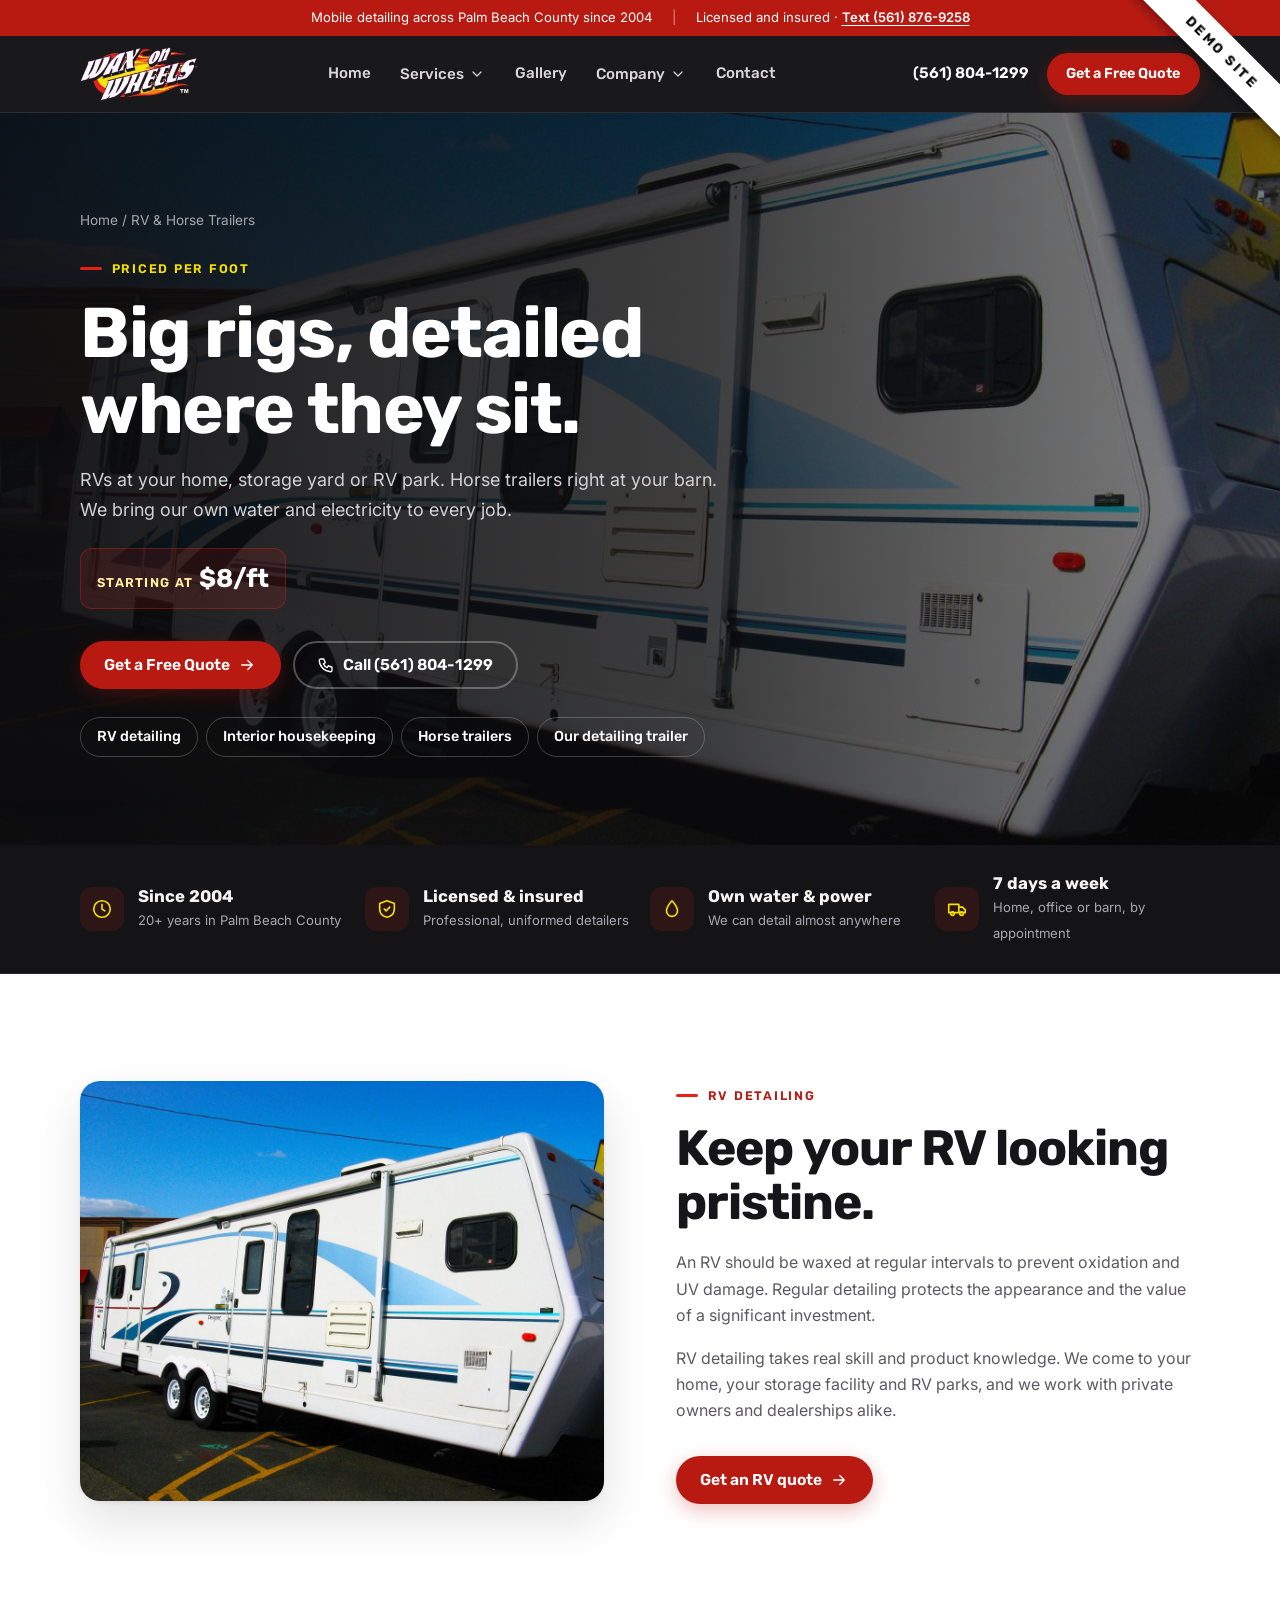
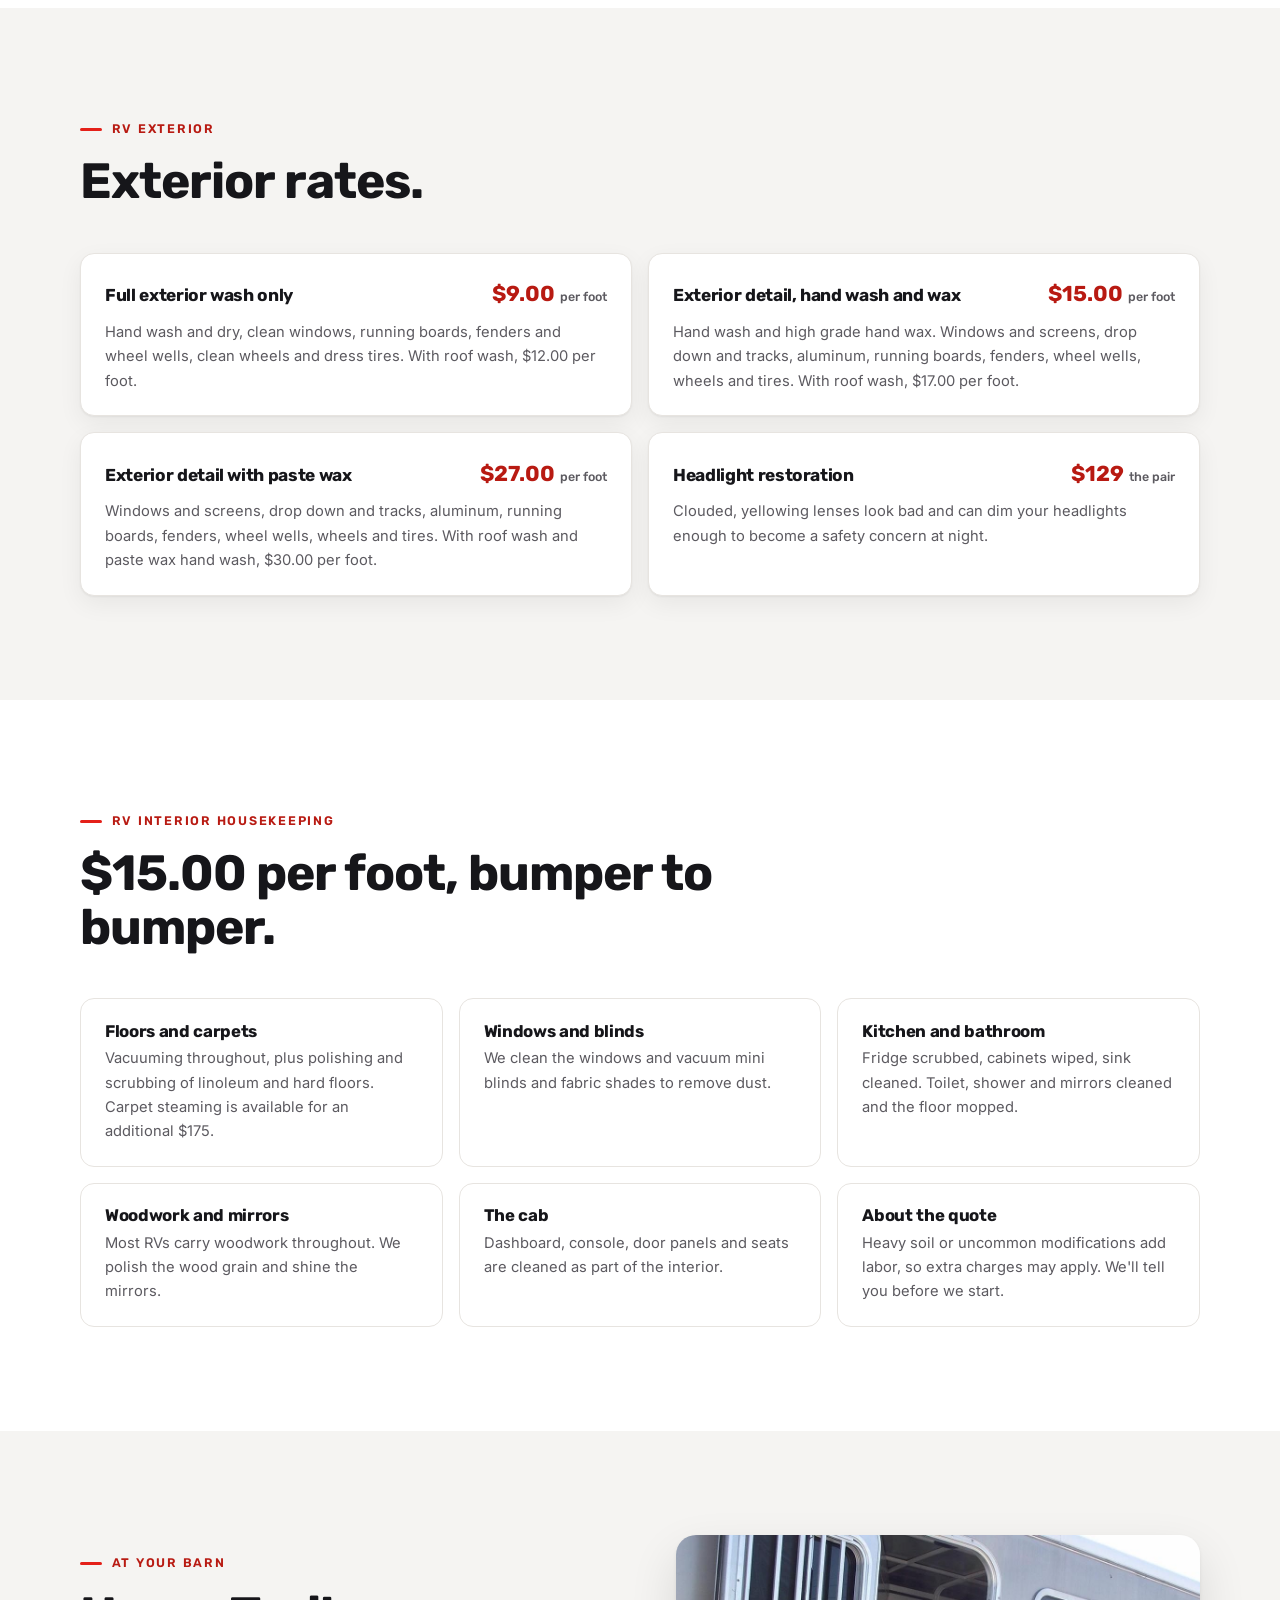
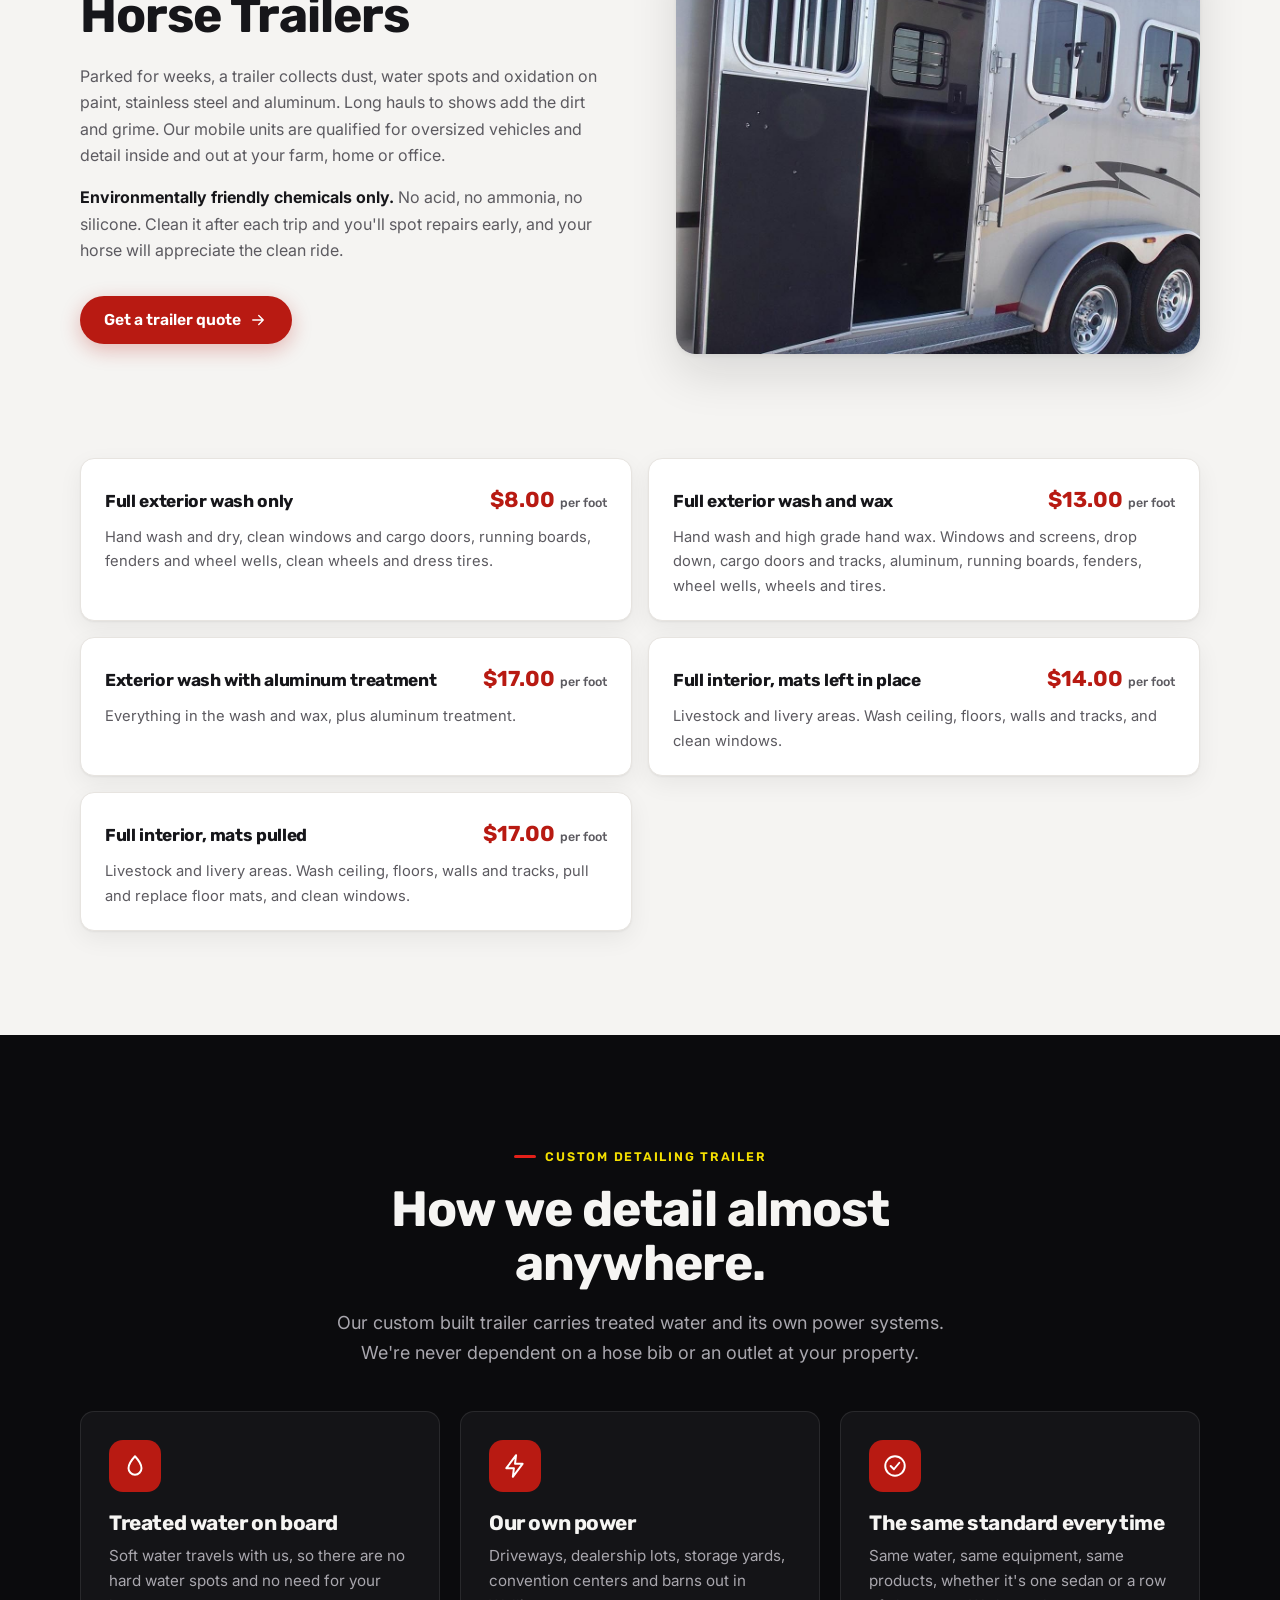
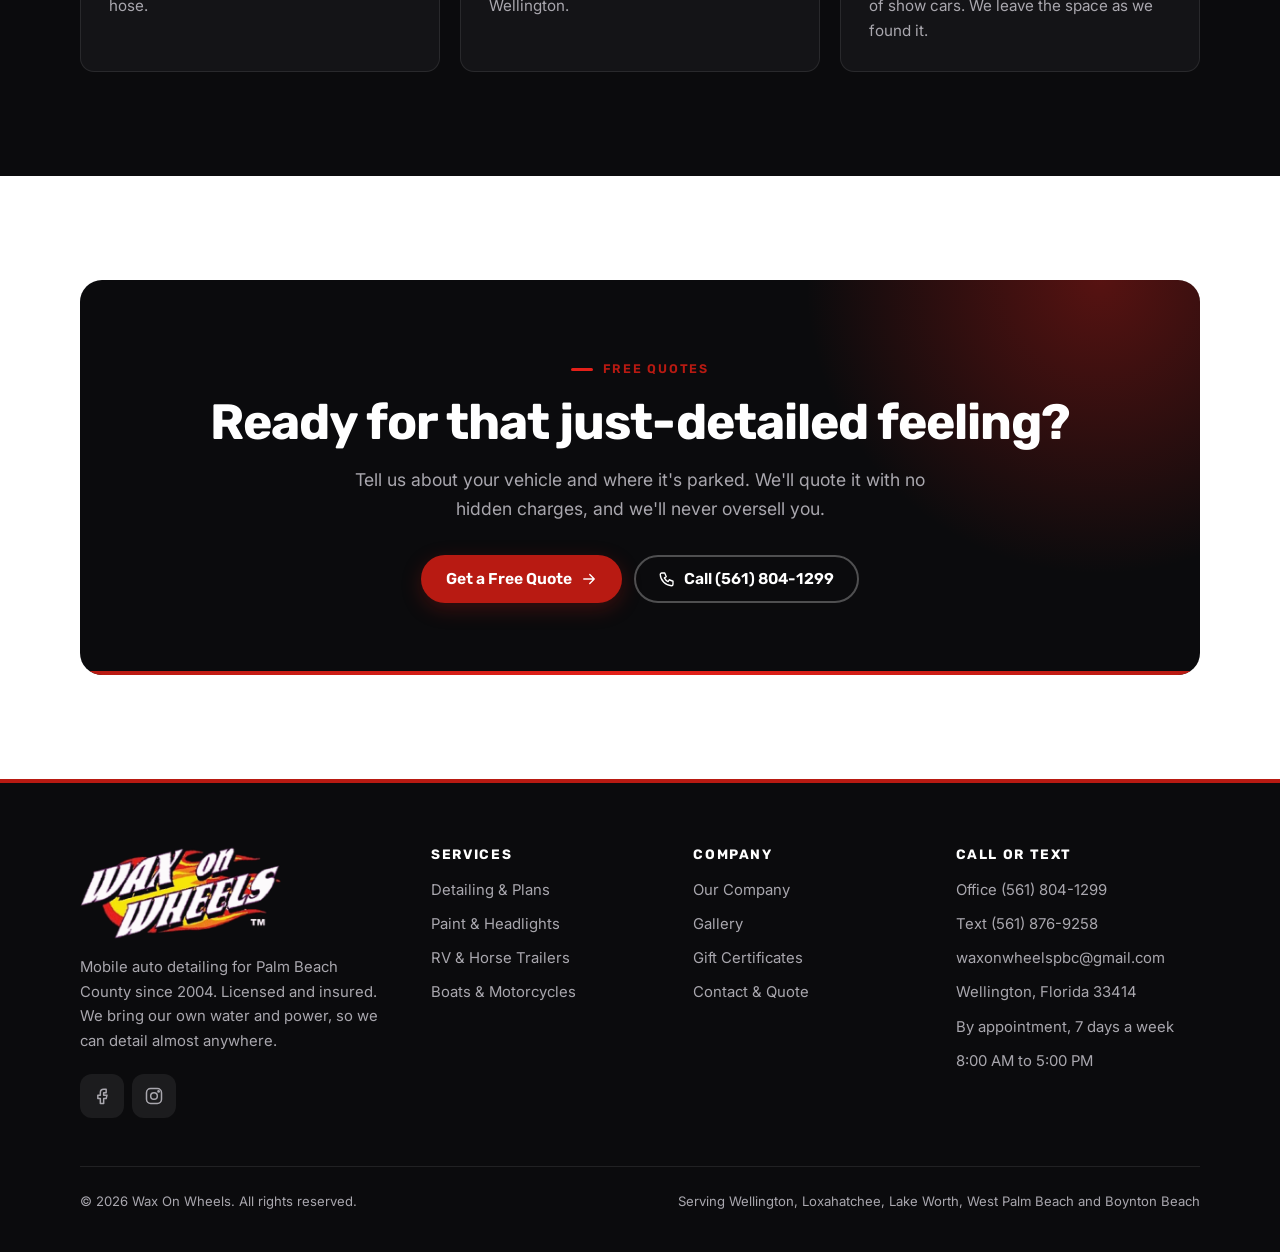
<file: rv-trailers.html>
<!doctype html>
<html lang="en" class="no-js">
<head>
<meta charset="utf-8">
<meta name="viewport" content="width=device-width, initial-scale=1">
<title>RV Detailing &amp; Horse Trailer Detailing | Wax On Wheels</title>
<meta name="description" content="Mobile RV detailing from $9 per foot and horse trailer detailing from $8 per foot at your home, storage yard or barn in Wellington and Palm Beach County.">
<meta name="theme-color" content="#0B0B0D">
<meta property="og:title" content="RV Detailing &amp; Horse Trailer Detailing | Wax On Wheels">
<meta property="og:description" content="Mobile RV detailing from $9 per foot and horse trailer detailing from $8 per foot at your home, storage yard or barn in Wellington and Palm Beach County.">
<meta property="og:image" content="assets/images/rv1.jpg">
<link rel="icon" href="assets/images/logo.png">
<link rel="preconnect" href="https://fonts.googleapis.com"><link rel="preconnect" href="https://fonts.gstatic.com" crossorigin>
<link href="https://fonts.googleapis.com/css2?family=Inter:wght@400;500;600&family=Rubik:wght@500;600;700&display=swap" rel="stylesheet">
<link rel="stylesheet" href="styles.css">
</head>
<body>

<div class="demo-ribbon" role="note" aria-label="Demo site, not the live Wax On Wheels website">Demo site</div>
<a class="skip-link" href="#main">Skip to content</a>
<div class="topbar"><div class="container">
  <span>Mobile detailing across Palm Beach County since 2004</span><span class="sep hide-sm">|</span>
  <span class="hide-sm">Licensed and insured · <a href="sms:5618769258">Text (561) 876-9258</a></span>
</div></div>
<header class="site-header">
  <div class="container nav">
    <a class="logo" href="index.html" aria-label="Wax On Wheels home"><img src="assets/images/logo.png" alt="Wax On Wheels" width="118" height="54"></a>
    <ul class="nav-links">
      <li><a href="index.html">Home</a></li>
      <li class="has-dd is-current"><button aria-expanded="false" aria-haspopup="true">Services <svg viewBox="0 0 24 24" fill="none" stroke="currentColor" stroke-width="1.8" stroke-linecap="round" stroke-linejoin="round" aria-hidden="true" width="16" height="16"><path d="m6 9 6 6 6-6"/></svg></button><div class="dropdown"><a href="detailing.html">Detailing &amp; Plans<small>Six packages and monthly plans, from $55</small></a><a href="paint-headlights.html">Paint &amp; Headlights<small>Correction, overspray and lenses, from $99</small></a><a href="rv-trailers.html" aria-current="page">RV &amp; Horse Trailers<small>At your home, storage yard or barn, from $8/ft</small></a><a href="boats-motorcycles.html">Boats &amp; Motorcycles<small>Marine and bike details, from $12/ft</small></a></div></li>
      <li><a href="gallery.html">Gallery</a></li>
      <li class="has-dd"><button aria-expanded="false" aria-haspopup="true">Company <svg viewBox="0 0 24 24" fill="none" stroke="currentColor" stroke-width="1.8" stroke-linecap="round" stroke-linejoin="round" aria-hidden="true" width="16" height="16"><path d="m6 9 6 6 6-6"/></svg></button><div class="dropdown"><a href="our-company.html">Our Company<small>Serving Palm Beach County since 2004</small></a><a href="gift-certificates.html">Gift Certificates<small>Good for entire detail packages</small></a></div></li>
      <li><a href="contact.html">Contact</a></li>
    </ul>
    <div class="nav-cta">
      <a class="nav-phone" href="tel:5618041299">(561) 804-1299</a>
      <a class="btn btn--red btn--sm" href="contact.html">Get a Free Quote</a>
    </div>
    <button class="menu-btn" aria-expanded="false" aria-controls="mobile-nav" aria-label="Menu"><svg viewBox="0 0 24 24" fill="none" stroke="currentColor" stroke-width="1.8" stroke-linecap="round" stroke-linejoin="round" aria-hidden="true" width="22" height="22"><path d="M4 7h16M4 12h16M4 17h16"/></svg></button>
  </div>
  <div class="mobile-nav" id="mobile-nav"><div><ul>
    <li><a href="index.html">Home</a></li>
    <li><a href="index.html#services">Services</a></li><li class="sub"><a href="detailing.html">Detailing &amp; Plans</a></li><li class="sub"><a href="paint-headlights.html">Paint &amp; Headlights</a></li><li class="sub"><a href="rv-trailers.html">RV &amp; Horse Trailers</a></li><li class="sub"><a href="boats-motorcycles.html">Boats &amp; Motorcycles</a></li>
    <li><a href="gallery.html">Gallery</a></li>
    <li><a href="our-company.html">Our Company</a></li>
    <li><a href="gift-certificates.html">Gift Certificates</a></li>
    <li><a href="contact.html">Contact</a></li>
    <li><a class="btn btn--red" href="contact.html">Get a Free Quote</a></li>
  </ul></div></div>
</header>
<main id="main">
<section class="page-hero">
  <div class="hero-media"><img src="assets/images/rv1.jpg" alt="" fetchpriority="high"></div>
  <div class="container"><div class="inner">
    <div class="crumbs"><a href="index.html">Home</a> / RV &amp; Horse Trailers</div>
    <span class="kicker">Priced per foot</span>
    <h1 class="h-xl">Big rigs, detailed where they sit.</h1>
    <p class="lede">RVs at your home, storage yard or RV park. Horse trailers right at your barn. We bring our own water and electricity to every job.</p><div class="from-tag"><span>Starting at</span><strong>$8/ft</strong></div>
    <div class="hero-actions"><a class="btn btn--red" href="contact.html">Get a Free Quote <svg viewBox="0 0 24 24" fill="none" stroke="currentColor" stroke-width="1.8" stroke-linecap="round" stroke-linejoin="round" aria-hidden="true"><path d="M5 12h14M13 6l6 6-6 6"/></svg></a><a class="btn btn--ghost-inv" href="tel:5618041299"><svg viewBox="0 0 24 24" fill="none" stroke="currentColor" stroke-width="1.8" stroke-linecap="round" stroke-linejoin="round" aria-hidden="true"><path d="M5 4h4l2 5-2.5 1.5a11 11 0 0 0 5 5L15 13l5 2v4a2 2 0 0 1-2 2A16 16 0 0 1 3 6a2 2 0 0 1 2-2"/></svg>Call (561) 804-1299</a></div><nav class="jump" aria-label="On this page"><a href="#rv">RV detailing</a><a href="#housekeeping">Interior housekeeping</a><a href="#horse-trailers">Horse trailers</a><a href="#our-trailer">Our detailing trailer</a></nav>
  </div></div>
</section>
<section class="trustbar" aria-label="Why customers trust us"><div class="container">
  <div class="trust-item"><span class="ic"><svg viewBox="0 0 24 24" fill="none" stroke="currentColor" stroke-width="1.8" stroke-linecap="round" stroke-linejoin="round" aria-hidden="true"><circle cx="12" cy="12" r="9"/><path d="M12 7v5l3 2"/></svg></span><div><strong>Since 2004</strong><span>20+ years in Palm Beach County</span></div></div>
  <div class="trust-item"><span class="ic"><svg viewBox="0 0 24 24" fill="none" stroke="currentColor" stroke-width="1.8" stroke-linecap="round" stroke-linejoin="round" aria-hidden="true"><path d="M12 3 4 6v6c0 5 3.5 8 8 9 4.5-1 8-4 8-9V6z"/><path d="m9 12 2 2 4-4"/></svg></span><div><strong>Licensed &amp; insured</strong><span>Professional, uniformed detailers</span></div></div>
  <div class="trust-item"><span class="ic"><svg viewBox="0 0 24 24" fill="none" stroke="currentColor" stroke-width="1.8" stroke-linecap="round" stroke-linejoin="round" aria-hidden="true"><path d="M12 3s6 6.5 6 11a6 6 0 0 1-12 0c0-4.5 6-11 6-11z"/></svg></span><div><strong>Own water &amp; power</strong><span>We can detail almost anywhere</span></div></div>
  <div class="trust-item"><span class="ic"><svg viewBox="0 0 24 24" fill="none" stroke="currentColor" stroke-width="1.8" stroke-linecap="round" stroke-linejoin="round" aria-hidden="true"><path d="M3 7h11v9H3zM14 10h4l3 3v3h-7z"/><circle cx="7" cy="17" r="2"/><circle cx="17" cy="17" r="2"/></svg></span><div><strong>7 days a week</strong><span>Home, office or barn, by appointment</span></div></div>
</div></section>
<section class="section" id="rv"><div class="container split">
  <div class="split-media reveal"><img loading="lazy" src="assets/images/rv1.jpg" alt="Travel trailer after an exterior detail"></div>
  <div class="reveal">
    <span class="kicker">RV detailing</span><h2 class="h-lg">Keep your RV looking pristine.</h2>
    <div class="prose" style="margin-top:1.25rem">
      <p>An RV should be waxed at regular intervals to prevent oxidation and UV damage. Regular detailing protects the appearance and the value of a significant investment.</p>
      <p>RV detailing takes real skill and product knowledge. We come to your home, your storage facility and RV parks, and we work with private owners and dealerships alike.</p>
    </div>
    <div class="hero-actions"><a class="btn btn--red" href="contact.html?service=rv">Get an RV quote <svg viewBox="0 0 24 24" fill="none" stroke="currentColor" stroke-width="1.8" stroke-linecap="round" stroke-linejoin="round" aria-hidden="true"><path d="M5 12h14M13 6l6 6-6 6"/></svg></a></div></div>
</div></section>
<section class="section section--tint"><div class="container">
  <div class="head reveal"><span class="kicker">RV exterior</span><h2 class="h-lg">Exterior rates.</h2></div>
  <div class="rate-list"><div class="rate reveal"><div class="rate-top"><h3>Full exterior wash only</h3><span class="amt">$9.00 <small>per foot</small></span></div><p>Hand wash and dry, clean windows, running boards, fenders and wheel wells, clean wheels and dress tires. With roof wash, $12.00 per foot.</p></div><div class="rate reveal"><div class="rate-top"><h3>Exterior detail, hand wash and wax</h3><span class="amt">$15.00 <small>per foot</small></span></div><p>Hand wash and high grade hand wax. Windows and screens, drop down and tracks, aluminum, running boards, fenders, wheel wells, wheels and tires. With roof wash, $17.00 per foot.</p></div><div class="rate reveal"><div class="rate-top"><h3>Exterior detail with paste wax</h3><span class="amt">$27.00 <small>per foot</small></span></div><p>Windows and screens, drop down and tracks, aluminum, running boards, fenders, wheel wells, wheels and tires. With roof wash and paste wax hand wash, $30.00 per foot.</p></div><div class="rate reveal"><div class="rate-top"><h3>Headlight restoration</h3><span class="amt">$129 <small>the pair</small></span></div><p>Clouded, yellowing lenses look bad and can dim your headlights enough to become a safety concern at night.</p></div></div>
</div></section>
<section class="section" id="housekeeping"><div class="container">
  <div class="head reveal"><span class="kicker">RV interior housekeeping</span><h2 class="h-lg">$15.00 per foot, bumper to bumper.</h2></div>
  <div class="mini-grid cols-3"><div class="mini reveal"><h3>Floors and carpets</h3><p>Vacuuming throughout, plus polishing and scrubbing of linoleum and hard floors. Carpet steaming is available for an additional $175.</p></div><div class="mini reveal"><h3>Windows and blinds</h3><p>We clean the windows and vacuum mini blinds and fabric shades to remove dust.</p></div><div class="mini reveal"><h3>Kitchen and bathroom</h3><p>Fridge scrubbed, cabinets wiped, sink cleaned. Toilet, shower and mirrors cleaned and the floor mopped.</p></div><div class="mini reveal"><h3>Woodwork and mirrors</h3><p>Most RVs carry woodwork throughout. We polish the wood grain and shine the mirrors.</p></div><div class="mini reveal"><h3>The cab</h3><p>Dashboard, console, door panels and seats are cleaned as part of the interior.</p></div><div class="mini reveal"><h3>About the quote</h3><p>Heavy soil or uncommon modifications add labor, so extra charges may apply. We'll tell you before we start.</p></div></div>
</div></section>

<section class="section section--tint" id="horse-trailers"><div class="container split split--rev">
  <div class="split-media reveal"><img loading="lazy" src="assets/images/horse_trailer_exterior.jpg" alt="Horse trailer exterior after detailing"></div>
  <div class="reveal">
    <span class="kicker">At your barn</span><h2 class="h-lg">Horse Trailers</h2>
    <div class="prose" style="margin-top:1.25rem">
      <p>Parked for weeks, a trailer collects dust, water spots and oxidation on paint, stainless steel and aluminum. Long hauls to shows add the dirt and grime. Our mobile units are qualified for oversized vehicles and detail inside and out at your farm, home or office.</p>
      <p><b>Environmentally friendly chemicals only.</b> No acid, no ammonia, no silicone. Clean it after each trip and you'll spot repairs early, and your horse will appreciate the clean ride.</p>
    </div>
    <div class="hero-actions"><a class="btn btn--red" href="contact.html?service=horse-trailer">Get a trailer quote <svg viewBox="0 0 24 24" fill="none" stroke="currentColor" stroke-width="1.8" stroke-linecap="round" stroke-linejoin="round" aria-hidden="true"><path d="M5 12h14M13 6l6 6-6 6"/></svg></a></div></div>
</div></section>
<section class="section section--tint" style="padding-top:0"><div class="container">
  <div class="rate-list"><div class="rate reveal"><div class="rate-top"><h3>Full exterior wash only</h3><span class="amt">$8.00 <small>per foot</small></span></div><p>Hand wash and dry, clean windows and cargo doors, running boards, fenders and wheel wells, clean wheels and dress tires.</p></div><div class="rate reveal"><div class="rate-top"><h3>Full exterior wash and wax</h3><span class="amt">$13.00 <small>per foot</small></span></div><p>Hand wash and high grade hand wax. Windows and screens, drop down, cargo doors and tracks, aluminum, running boards, fenders, wheel wells, wheels and tires.</p></div><div class="rate reveal"><div class="rate-top"><h3>Exterior wash with aluminum treatment</h3><span class="amt">$17.00 <small>per foot</small></span></div><p>Everything in the wash and wax, plus aluminum treatment.</p></div><div class="rate reveal"><div class="rate-top"><h3>Full interior, mats left in place</h3><span class="amt">$14.00 <small>per foot</small></span></div><p>Livestock and livery areas. Wash ceiling, floors, walls and tracks, and clean windows.</p></div><div class="rate reveal"><div class="rate-top"><h3>Full interior, mats pulled</h3><span class="amt">$17.00 <small>per foot</small></span></div><p>Livestock and livery areas. Wash ceiling, floors, walls and tracks, pull and replace floor mats, and clean windows.</p></div></div>
</div></section>

<section class="section section--dark" id="our-trailer"><div class="container">
  <div class="head head--center reveal"><span class="kicker">Custom detailing trailer</span><h2 class="h-lg">How we detail almost anywhere.</h2><p class="lede">Our custom built trailer carries treated water and its own power systems. We're never dependent on a hose bib or an outlet at your property.</p></div>
  <div class="choice">
    <div class="choice-card reveal"><div class="ic"><svg viewBox="0 0 24 24" fill="none" stroke="currentColor" stroke-width="1.8" stroke-linecap="round" stroke-linejoin="round" aria-hidden="true"><path d="M12 3s6 6.5 6 11a6 6 0 0 1-12 0c0-4.5 6-11 6-11z"/></svg></div><h3>Treated water on board</h3><p>Soft water travels with us, so there are no hard water spots and no need for your hose.</p></div>
    <div class="choice-card reveal"><div class="ic"><svg viewBox="0 0 24 24" fill="none" stroke="currentColor" stroke-width="1.8" stroke-linecap="round" stroke-linejoin="round" aria-hidden="true"><path d="M13 2 4 14h7l-1 8 9-12h-7z"/></svg></div><h3>Our own power</h3><p>Driveways, dealership lots, storage yards, convention centers and barns out in Wellington.</p></div>
    <div class="choice-card reveal"><div class="ic"><svg viewBox="0 0 24 24" fill="none" stroke="currentColor" stroke-width="1.8" stroke-linecap="round" stroke-linejoin="round" aria-hidden="true"><circle cx="12" cy="12" r="9"/><path d="m8 12 3 3 5-6"/></svg></div><h3>The same standard every time</h3><p>Same water, same equipment, same products, whether it's one sedan or a row of show cars. We leave the space as we found it.</p></div>
  </div>
</div></section>
<section class="section"><div class="container"><div class="cta reveal">
  <span class="kicker">Free quotes</span><h2 class="h-lg">Ready for that just-detailed feeling?</h2><p>Tell us about your vehicle and where it's parked. We'll quote it with no hidden charges, and we'll never oversell you.</p>
  <div class="hero-actions"><a class="btn btn--red" href="contact.html">Get a Free Quote <svg viewBox="0 0 24 24" fill="none" stroke="currentColor" stroke-width="1.8" stroke-linecap="round" stroke-linejoin="round" aria-hidden="true"><path d="M5 12h14M13 6l6 6-6 6"/></svg></a><a class="btn btn--ghost-inv" href="tel:5618041299"><svg viewBox="0 0 24 24" fill="none" stroke="currentColor" stroke-width="1.8" stroke-linecap="round" stroke-linejoin="round" aria-hidden="true"><path d="M5 4h4l2 5-2.5 1.5a11 11 0 0 0 5 5L15 13l5 2v4a2 2 0 0 1-2 2A16 16 0 0 1 3 6a2 2 0 0 1 2-2"/></svg>Call (561) 804-1299</a></div>
</div></div></section>
</main>

<footer class="site-footer">
  <div class="container">
    <div class="foot-grid">
      <div>
        <img src="assets/images/logo.png" alt="Wax On Wheels" width="201" height="92" loading="lazy">
        <p>Mobile auto detailing for Palm Beach County since 2004. Licensed and insured. We bring our own water and power, so we can detail almost anywhere.</p>
        <div class="socials">
          <a href="https://www.facebook.com/WaxOnWheelsPBC" target="_blank" rel="noopener" aria-label="Facebook"><svg viewBox="0 0 24 24" fill="none" stroke="currentColor" stroke-width="1.8" stroke-linecap="round" stroke-linejoin="round" aria-hidden="true"><path d="M14 8h3V4h-3a4 4 0 0 0-4 4v3H7v4h3v6h4v-6h3l1-4h-4V8z"/></svg></a>
          <a href="https://www.instagram.com/Wax_On_Wheels/" target="_blank" rel="noopener" aria-label="Instagram"><svg viewBox="0 0 24 24" fill="none" stroke="currentColor" stroke-width="1.8" stroke-linecap="round" stroke-linejoin="round" aria-hidden="true"><rect x="3" y="3" width="18" height="18" rx="5"/><circle cx="12" cy="12" r="4"/><circle cx="17.5" cy="6.5" r=".8" fill="currentColor"/></svg></a>
        </div>
      </div>
      <div><h4>Services</h4><ul><li><a href="detailing.html">Detailing &amp; Plans</a></li><li><a href="paint-headlights.html">Paint &amp; Headlights</a></li><li><a href="rv-trailers.html">RV &amp; Horse Trailers</a></li><li><a href="boats-motorcycles.html">Boats &amp; Motorcycles</a></li></ul></div>
      <div><h4>Company</h4><ul><li><a href="our-company.html">Our Company</a></li><li><a href="gallery.html">Gallery</a></li><li><a href="gift-certificates.html">Gift Certificates</a></li><li><a href="contact.html">Contact &amp; Quote</a></li></ul></div>
      <div><h4>Call or text</h4><ul>
        <li><a href="tel:5618041299">Office (561) 804-1299</a></li>
        <li><a href="sms:5618769258">Text (561) 876-9258</a></li>
        <li><a href="mailto:waxonwheelspbc@gmail.com">waxonwheelspbc@gmail.com</a></li>
        <li>Wellington, Florida 33414</li>
        <li>By appointment, 7 days a week</li><li>8:00 AM to 5:00 PM</li>
      </ul></div>
    </div>
    <div class="foot-bottom"><span>© <span id="year">2026</span> Wax On Wheels. All rights reserved.</span><span>Serving Wellington, Loxahatchee, Lake Worth, West Palm Beach and Boynton Beach</span></div>
  </div>
</footer>
<div class="action-bar"><a class="btn btn--ghost-inv" href="tel:5618041299"><svg viewBox="0 0 24 24" fill="none" stroke="currentColor" stroke-width="1.8" stroke-linecap="round" stroke-linejoin="round" aria-hidden="true"><path d="M5 4h4l2 5-2.5 1.5a11 11 0 0 0 5 5L15 13l5 2v4a2 2 0 0 1-2 2A16 16 0 0 1 3 6a2 2 0 0 1 2-2"/></svg>Call</a><a class="btn btn--red" href="contact.html">Free Quote</a></div>
<script src="script.js"></script>
</body>
</html>
</file>
<file: styles.css>
/* Wax On Wheels: built on the Patty's Detail scheme by tsKaizen
   Brand: flame red #E42019 and logo yellow #F5E000 on black, sampled from the Wax On Wheels logo */
:root {
  --ink: #0B0B0D;
  --ink-2: #141417;
  --ink-3: #1D1D22;
  --paper: #FFFFFF;
  --paper-2: #F5F4F2;
  --line-dark: rgba(255,255,255,0.09);
  --line-light: #E7E4E0;
  --text: #16161A;
  --text-2: #5C5A60;
  --text-inv: #F6F5F3;
  --text-inv-2: #A9A7AE;
  --red: #E42019;
  --red-deep: #B81A12;
  --red-dark: #8A130D;
  --red-tint: rgba(228,32,25,0.08);
  --yellow: #F5E000;
  --font-head: "Rubik", system-ui, sans-serif;
  --font-body: "Inter", system-ui, sans-serif;
  --radius: 14px;
  --radius-sm: 10px;
  --shadow: 0 1px 2px rgba(16,16,20,.05), 0 8px 24px rgba(16,16,20,.06);
  --shadow-lg: 0 2px 4px rgba(16,16,20,.06), 0 20px 48px rgba(16,16,20,.12);
  --container: 74rem;
}
*,*::before,*::after { box-sizing: border-box; }
html { scroll-behavior: smooth; -webkit-text-size-adjust: 100%; }
body { margin: 0; font-family: var(--font-body); font-size: 1rem; line-height: 1.65; color: var(--text); background: var(--paper); -webkit-font-smoothing: antialiased; overflow-x: hidden; }
img { max-width: 100%; display: block; }
a { color: inherit; text-decoration: none; }
h1,h2,h3,h4 { font-family: var(--font-head); font-weight: 700; line-height: 1.08; letter-spacing: -0.02em; margin: 0; }
p { margin: 0; }
@media (prefers-reduced-motion: reduce) { *,*::before,*::after { animation: none !important; transition: none !important; scroll-behavior: auto !important; } }
.skip-link { position: absolute; left: -9999px; top: .75rem; z-index: 200; background: var(--red-deep); color: #fff; padding: .6rem 1rem; border-radius: 8px; font-weight: 600; }
.skip-link:focus { left: .75rem; }

.container { width: 100%; max-width: var(--container); margin: 0 auto; padding: 0 1.25rem; }
@media (min-width: 768px) { .container { padding: 0 2rem; } }
.section { padding: 4.5rem 0; }
@media (min-width: 768px) { .section { padding: 6.5rem 0; } }
.section--tint { background: var(--paper-2); }
.section--dark { background: var(--ink); color: var(--text-inv); }
.section--dark .lede, .section--dark .muted { color: var(--text-inv-2); }

.kicker { display: inline-flex; align-items: center; gap: .6rem; font-family: var(--font-head); font-size: .78rem; font-weight: 600; letter-spacing: .14em; text-transform: uppercase; color: var(--red-deep); margin-bottom: 1rem; }
.kicker::before { content: ""; width: 22px; height: 3px; border-radius: 2px; background: var(--red); }
.section--dark .kicker, .hero .kicker, .page-hero .kicker { color: var(--yellow); }
.h-xl { font-size: clamp(2.4rem, 5.2vw + .6rem, 4.4rem); }
.h-lg { font-size: clamp(2rem, 3.4vw + .6rem, 3.1rem); }
.h-md { font-size: clamp(1.4rem, 1.4vw + .8rem, 1.75rem); }
.lede { font-size: 1.125rem; color: var(--text-2); max-width: 40rem; margin-top: 1.1rem; }
.muted { color: var(--text-2); }
.head { margin-bottom: 2.75rem; max-width: 46rem; }
.head--center { margin-left: auto; margin-right: auto; text-align: center; }
.head--center .lede { margin-left: auto; margin-right: auto; }
.red { color: var(--red); }

/* Buttons */
.btn { display: inline-flex; align-items: center; justify-content: center; gap: .5rem; min-height: 48px; padding: 0 1.4rem; border-radius: 999px; font-family: var(--font-head); font-weight: 600; font-size: .98rem; border: 2px solid transparent; cursor: pointer; transition: transform .15s ease, background .2s ease, box-shadow .2s ease, border-color .2s; white-space: nowrap; }
.btn:active { transform: scale(.98); }
.btn:focus-visible { outline: 3px solid var(--yellow); outline-offset: 3px; }
.btn--red { background: var(--red-deep); color: #fff; box-shadow: 0 6px 20px rgba(184,26,18,.28); }
.btn--red:hover { background: var(--red-dark); box-shadow: 0 8px 26px rgba(228,32,25,.35); }
.btn--ghost-inv { border-color: rgba(255,255,255,.28); color: #fff; }
.btn--ghost-inv:hover { border-color: #fff; background: rgba(255,255,255,.06); }
.btn--ghost { border-color: var(--line-light); color: var(--text); background: #fff; }
.btn--ghost:hover { border-color: var(--text); }
.btn--sm { min-height: 42px; padding: 0 1.1rem; font-size: .9rem; }
.btn svg { width: 18px; height: 18px; flex: none; }

/* Top bar + header */
.topbar { background: var(--red-deep); color: #fff; font-size: .82rem; }
.topbar .container { display: flex; justify-content: center; gap: 1.25rem; padding-top: .45rem; padding-bottom: .45rem; flex-wrap: wrap; text-align: center; }
.topbar a { font-weight: 600; text-decoration: underline; text-underline-offset: 3px; }
.topbar .sep { opacity: .5; }
@media (max-width: 600px) { .topbar .hide-sm { display: none; } }
.site-header { position: sticky; top: 0; z-index: 100; background: rgba(11,11,13,.94); backdrop-filter: blur(10px); -webkit-backdrop-filter: blur(10px); border-bottom: 1px solid var(--line-dark); color: var(--text-inv); }
.nav { display: flex; align-items: center; justify-content: space-between; gap: 1rem; height: 76px; }
.logo img { height: 58px; width: auto; }
.nav-links { display: none; align-items: center; gap: .15rem; list-style: none; margin: 0; padding: 0; }
.nav-links > li { position: relative; }
.nav-links a, .nav-links button { display: inline-flex; align-items: center; gap: .3rem; padding: .55rem .85rem; border-radius: 999px; font-family: var(--font-head); font-weight: 500; font-size: .95rem; color: #D9D7DC; background: none; border: 0; cursor: pointer; transition: color .2s, background .2s; }
.nav-links a:hover, .nav-links button:hover, .nav-links a[aria-current="page"] { color: #fff; background: rgba(255,255,255,.07); }
.nav-links a[aria-current="page"] { box-shadow: inset 0 -2px 0 var(--red); border-radius: 999px 999px 4px 4px; }
.nav-links a:focus-visible, .nav-links button:focus-visible { outline: 2px solid var(--yellow); }
.dropdown { position: absolute; top: calc(100% + 8px); left: 0; min-width: 270px; background: var(--ink-2); border: 1px solid var(--line-dark); border-radius: var(--radius); padding: .5rem; box-shadow: 0 20px 40px rgba(0,0,0,.4); opacity: 0; visibility: hidden; transform: translateY(6px); transition: all .2s ease; }
.has-dd:hover .dropdown, .has-dd:focus-within .dropdown, .has-dd.open .dropdown { opacity: 1; visibility: visible; transform: none; }
.dropdown a { display: flex; flex-direction: column; align-items: flex-start; border-radius: 10px; padding: .7rem .9rem; width: 100%; }
.dropdown a small { font-family: var(--font-body); font-size: .78rem; color: var(--text-inv-2); font-weight: 400; }
.nav-cta { display: none; align-items: center; gap: .6rem; }
.nav-phone { font-family: var(--font-head); font-weight: 600; font-size: .95rem; color: #fff; padding: 0 .5rem; }
@media (min-width: 1080px) { .nav-links, .nav-cta { display: flex; } .menu-btn { display: none; } }
.menu-btn { width: 46px; height: 46px; border-radius: 12px; border: 1px solid var(--line-dark); background: transparent; color: #fff; display: grid; place-items: center; cursor: pointer; }
.mobile-nav { display: grid; grid-template-rows: 0fr; transition: grid-template-rows .3s ease; }
.mobile-nav > div { overflow: hidden; }
.mobile-nav.open { grid-template-rows: 1fr; }
.mobile-nav ul { list-style: none; margin: 0; padding: .5rem 1.25rem 1.25rem; display: grid; }
.mobile-nav li a { display: block; padding: .85rem 0; border-bottom: 1px solid var(--line-dark); font-family: var(--font-head); font-weight: 500; }
.mobile-nav li.sub a { padding-left: 1rem; font-size: .95rem; color: var(--text-inv-2); }
.mobile-nav .btn { margin-top: 1rem; width: 100%; }
@media (min-width: 1080px) { .mobile-nav { display: none; } }

/* Hero (home) */
.hero { position: relative; color: #fff; background: var(--ink); overflow: hidden; }
.hero-media { position: absolute; inset: 0; }
.hero-media img { width: 100%; height: 100%; object-fit: cover; object-position: center 60%; }
.hero-media::after { content: ""; position: absolute; inset: 0; background: linear-gradient(90deg, rgba(11,11,13,.92) 0%, rgba(11,11,13,.75) 45%, rgba(11,11,13,.25) 100%), linear-gradient(0deg, rgba(11,11,13,.9) 0%, transparent 40%); }
@media (max-width: 800px) { .hero-media::after { background: linear-gradient(0deg, rgba(11,11,13,.95) 30%, rgba(11,11,13,.55) 100%); } }
.hero-inner { position: relative; padding: 6rem 0 4.5rem; max-width: 40rem; }
@media (min-width: 800px) { .hero-inner { padding: 9rem 0 7rem; } }
.hero h1 { margin-top: .25rem; }
.hero h1 em { font-style: normal; color: var(--yellow); }
.hero .lede { color: #D3D1D6; }
.hero-actions { display: flex; flex-wrap: wrap; gap: .75rem; margin-top: 2rem; }
.hero-trust { display: flex; flex-wrap: wrap; gap: .6rem; margin-top: 2.25rem; }
.chip { display: inline-flex; align-items: center; gap: .5rem; padding: .45rem .85rem; border-radius: 999px; background: rgba(255,255,255,.08); border: 1px solid rgba(255,255,255,.14); font-size: .85rem; color: #EDEBEF; backdrop-filter: blur(6px); }
.chip svg { width: 16px; height: 16px; color: var(--yellow); }
.stars { color: var(--yellow); letter-spacing: .05em; }

/* Page hero (inner pages) */
.page-hero { position: relative; color: #fff; background: var(--ink); overflow: hidden; }
.page-hero .hero-media::after { background: linear-gradient(90deg, rgba(11,11,13,.94) 0%, rgba(11,11,13,.78) 55%, rgba(11,11,13,.45) 100%); }
.page-hero .inner { position: relative; padding: 4.5rem 0 4rem; max-width: 44rem; }
@media (min-width: 800px) { .page-hero .inner { padding: 6rem 0 5.5rem; } }
.page-hero .lede { color: #D3D1D6; }
.crumbs { font-size: .85rem; color: var(--text-inv-2); margin-bottom: 1.25rem; }
.crumbs a:hover { color: #fff; }
.from-tag { display: inline-flex; align-items: baseline; gap: .4rem; margin-top: 1.5rem; padding: .5rem 1rem; border-radius: 12px; background: rgba(228,32,25,.12); border: 1px solid rgba(228,32,25,.35); }
.from-tag span { font-size: .8rem; letter-spacing: .1em; text-transform: uppercase; color: #FFF2A6; font-family: var(--font-head); font-weight: 600; }
.from-tag strong { font-family: var(--font-head); font-size: 1.6rem; }

/* Trust bar */
.trustbar { background: var(--ink-2); color: var(--text-inv); border-bottom: 1px solid var(--line-dark); }
.trustbar .container { display: grid; grid-template-columns: repeat(2, 1fr); gap: 1.25rem; padding-top: 1.75rem; padding-bottom: 1.75rem; }
@media (min-width: 900px) { .trustbar .container { grid-template-columns: repeat(4, 1fr); } }
.trust-item { display: flex; gap: .85rem; align-items: center; }
.trust-item .ic { width: 44px; height: 44px; border-radius: 12px; flex: none; display: grid; place-items: center; background: rgba(228,32,25,.12); color: var(--yellow); }
.trust-item .ic svg { width: 22px; height: 22px; }
.trust-item strong { display: block; font-family: var(--font-head); font-size: 1.05rem; line-height: 1.2; }
.trust-item span { font-size: .82rem; color: var(--text-inv-2); }

/* Service cards (home) */
.svc-grid { display: grid; gap: 1.25rem; }
@media (min-width: 700px) { .svc-grid { grid-template-columns: repeat(2, 1fr); } }
@media (min-width: 1100px) { .svc-grid { grid-template-columns: repeat(4, 1fr); } }
.svc { position: relative; border-radius: var(--radius); overflow: hidden; background: var(--ink); color: #fff; min-height: 380px; display: flex; flex-direction: column; justify-content: flex-end; box-shadow: var(--shadow); isolation: isolate; }
.svc img { position: absolute; inset: 0; width: 100%; height: 100%; object-fit: cover; z-index: -2; transition: transform .6s ease; }
.svc::before { content: ""; position: absolute; inset: 0; z-index: -1; background: linear-gradient(0deg, rgba(11,11,13,.95) 0%, rgba(11,11,13,.55) 55%, rgba(11,11,13,.1) 100%); }
.svc:hover img { transform: scale(1.06); }
.svc-body { padding: 1.5rem; }
.svc h3 { font-size: 1.4rem; }
.svc p { font-size: .92rem; color: #D3D1D6; margin-top: .5rem; }
.svc .price-line { display: flex; justify-content: space-between; align-items: center; margin-top: 1.1rem; padding-top: 1rem; border-top: 1px solid rgba(255,255,255,.15); font-family: var(--font-head); }
.svc .price-line b { font-size: 1.15rem; }
.svc .price-line span { font-size: .85rem; color: var(--yellow); font-weight: 600; display: inline-flex; gap: .3rem; align-items: center; }
.svc:focus-visible { outline: 3px solid var(--red); outline-offset: 3px; }

/* Split feature */
.split { display: grid; gap: 2.5rem; align-items: center; }
@media (min-width: 960px) { .split { grid-template-columns: 1fr 1fr; gap: 4.5rem; } .split--rev > :first-child { order: 2; } }
.split-media { position: relative; border-radius: calc(var(--radius) + 6px); overflow: hidden; aspect-ratio: 4/3.2; box-shadow: var(--shadow-lg); }
.split-media img { width: 100%; height: 100%; object-fit: cover; }
.split-media .badge-float { position: absolute; left: 1rem; bottom: 1rem; background: rgba(11,11,13,.85); color: #fff; padding: .85rem 1.1rem; border-radius: 12px; backdrop-filter: blur(8px); border-left: 3px solid var(--red); }
.split-media .badge-float strong { display: block; font-family: var(--font-head); font-size: 1.1rem; }
.split-media .badge-float span { font-size: .8rem; color: var(--text-inv-2); }
.ticks { list-style: none; padding: 0; margin: 1.75rem 0 0; display: grid; gap: .85rem; }
.ticks li { display: flex; gap: .75rem; align-items: flex-start; }
.ticks li::before { content: ""; flex: none; width: 22px; height: 22px; margin-top: 2px; border-radius: 50%; background: var(--red-deep) url("data:image/svg+xml,%3Csvg xmlns='http://www.w3.org/2000/svg' viewBox='0 0 24 24' fill='none' stroke='white' stroke-width='3' stroke-linecap='round' stroke-linejoin='round'%3E%3Cpath d='M20 6 9 17l-5-5'/%3E%3C/svg%3E") center/12px no-repeat; }
.ticks li b { font-family: var(--font-head); font-weight: 600; }
.section--dark .ticks li { color: #E3E1E6; }

/* Mobile vs shop */
.choice { display: grid; gap: 1.25rem; }
@media (min-width: 800px) { .choice { grid-template-columns: repeat(3, 1fr); } }
.choice-card { background: var(--ink-2); border: 1px solid var(--line-dark); border-radius: var(--radius); padding: 1.75rem; }
.choice-card .ic { width: 52px; height: 52px; border-radius: 14px; display: grid; place-items: center; background: var(--red-deep); color: #fff; margin-bottom: 1.25rem; }
.choice-card .ic svg { width: 26px; height: 26px; }
.choice-card h3 { font-size: 1.3rem; margin-bottom: .5rem; }
.choice-card p { color: var(--text-inv-2); font-size: .95rem; }

/* Pricing cards */
.pkg-grid { display: grid; gap: 1.25rem; }
@media (min-width: 760px) { .pkg-grid { grid-template-columns: repeat(2, 1fr); } }
@media (min-width: 1100px) { .pkg-grid.cols-3 { grid-template-columns: repeat(3, 1fr); } }
.pkg { position: relative; background: #fff; border: 1px solid var(--line-light); border-radius: var(--radius); padding: 1.75rem; display: flex; flex-direction: column; box-shadow: var(--shadow); transition: transform .25s ease, box-shadow .25s ease, border-color .25s; }
.pkg:hover { transform: translateY(-4px); box-shadow: var(--shadow-lg); }
.pkg--feature { border: 2px solid var(--red-deep); box-shadow: 0 0 0 4px var(--red-tint), var(--shadow-lg); }
.pkg .flag { position: absolute; top: -13px; left: 1.5rem; background: var(--red-deep); color: #fff; font-family: var(--font-head); font-size: .72rem; font-weight: 600; letter-spacing: .1em; text-transform: uppercase; padding: .3rem .7rem; border-radius: 999px; }
.pkg h3 { font-size: 1.3rem; }
.pkg .meta { display: flex; flex-wrap: wrap; gap: .4rem; margin-top: .7rem; }
.pill { font-size: .78rem; font-weight: 600; padding: .25rem .6rem; border-radius: 999px; background: var(--paper-2); color: var(--text-2); }
.pill--red { background: var(--red-tint); color: var(--red-deep); }
.pkg .price { margin: 1.25rem 0 1rem; display: flex; align-items: baseline; gap: .45rem; }
.pkg .price small { font-size: .78rem; font-weight: 600; letter-spacing: .08em; text-transform: uppercase; color: var(--text-2); }
.pkg .price b { font-family: var(--font-head); font-size: 2.6rem; letter-spacing: -0.03em; line-height: 1; }
.pkg .desc { font-size: .92rem; color: var(--text-2); }
.pkg ul { list-style: none; padding: 1.1rem 0 0; margin: 1rem 0 0; border-top: 1px solid var(--line-light); display: grid; gap: .55rem; flex: 1; }
.pkg li { display: flex; gap: .6rem; font-size: .92rem; line-height: 1.45; }
.pkg li::before { content: ""; flex: none; width: 18px; height: 18px; margin-top: 1px; border-radius: 50%; background: var(--red-tint) url("data:image/svg+xml,%3Csvg xmlns='http://www.w3.org/2000/svg' viewBox='0 0 24 24' fill='none' stroke='%23B81A12' stroke-width='3' stroke-linecap='round' stroke-linejoin='round'%3E%3Cpath d='M20 6 9 17l-5-5'/%3E%3C/svg%3E") center/11px no-repeat; }
.pkg .btn { margin-top: 1.5rem; width: 100%; }
.note { margin-top: 1.5rem; font-size: .9rem; color: var(--text-2); display: flex; gap: .6rem; align-items: flex-start; }
.note svg { flex: none; width: 18px; height: 18px; color: var(--red-deep); margin-top: 3px; }

/* Add-on table */
.addons { background: #fff; border: 1px solid var(--line-light); border-radius: var(--radius); overflow: hidden; box-shadow: var(--shadow); }
.addons .row { display: flex; justify-content: space-between; gap: 1rem; padding: 1rem 1.5rem; border-top: 1px solid var(--line-light); }
.addons .row:first-child { border-top: 0; }
.addons .row span:last-child { font-family: var(--font-head); font-weight: 600; color: var(--red-deep); white-space: nowrap; }

/* Process steps */
.steps { display: grid; gap: 1rem; counter-reset: s; }
@media (min-width: 900px) { .steps { grid-template-columns: repeat(5, 1fr); } }
.step { background: var(--ink-2); border: 1px solid var(--line-dark); border-radius: var(--radius); padding: 1.5rem; position: relative; }
.step::before { counter-increment: s; content: counter(s); display: grid; place-items: center; width: 38px; height: 38px; border-radius: 50%; background: var(--red-deep); color: #fff; font-family: var(--font-head); font-weight: 700; margin-bottom: 1rem; }
.step h3 { font-size: 1.05rem; margin-bottom: .4rem; }
.step p { font-size: .88rem; color: var(--text-inv-2); }

/* Compare table */
.compare { width: 100%; border-collapse: separate; border-spacing: 0; background: #fff; border: 1px solid var(--line-light); border-radius: var(--radius); overflow: hidden; box-shadow: var(--shadow); font-size: .95rem; }
.compare th, .compare td { padding: .95rem 1rem; text-align: left; border-top: 1px solid var(--line-light); }
.compare thead th { border-top: 0; background: var(--ink); color: #fff; font-family: var(--font-head); font-weight: 600; }
.compare td:not(:first-child), .compare th:not(:first-child) { text-align: center; }
.compare .yes { color: var(--red-deep); font-weight: 700; }
.compare .no { color: #BDBAC0; }
.table-wrap { overflow-x: auto; -webkit-overflow-scrolling: touch; }
.table-wrap .compare { min-width: 640px; }

/* Gallery */
.gallery { columns: 2 220px; column-gap: .9rem; }
@media (min-width: 900px) { .gallery { columns: 3 260px; } }
.gallery figure { break-inside: avoid; margin: 0 0 .9rem; border-radius: 12px; overflow: hidden; background: var(--paper-2); position: relative; }
.gallery img { width: 100%; height: auto; transition: transform .5s ease; cursor: zoom-in; }
.gallery figure:hover img { transform: scale(1.03); }
.gallery figcaption { position: absolute; left: .6rem; bottom: .6rem; background: rgba(11,11,13,.78); color: #fff; font-size: .75rem; font-family: var(--font-head); font-weight: 500; padding: .3rem .6rem; border-radius: 999px; }
.filters { display: flex; flex-wrap: wrap; gap: .5rem; margin-bottom: 1.75rem; }
.filters button { min-height: 42px; padding: 0 1.1rem; border-radius: 999px; border: 1px solid var(--line-light); background: #fff; font-family: var(--font-head); font-weight: 500; cursor: pointer; transition: all .2s; }
.filters button[aria-pressed="true"] { background: var(--ink); color: #fff; border-color: var(--ink); }
.filters button:focus-visible { outline: 3px solid var(--red); outline-offset: 2px; }
.lightbox { position: fixed; inset: 0; z-index: 300; background: rgba(0,0,0,.92); display: none; place-items: center; padding: 1.5rem; }
.lightbox.open { display: grid; }
.lightbox img { max-height: 86vh; max-width: 100%; border-radius: 10px; }
.lightbox button { position: absolute; top: 1rem; right: 1rem; width: 48px; height: 48px; border-radius: 50%; border: 0; background: #fff; font-size: 1.4rem; cursor: pointer; }

/* Mini gallery strip */
.strip { display: grid; grid-template-columns: repeat(2, 1fr); gap: .75rem; }
@media (min-width: 800px) { .strip { grid-template-columns: repeat(4, 1fr); } }
.strip figure { margin: 0; aspect-ratio: 1; border-radius: 12px; overflow: hidden; background: var(--ink-3); }
.strip img { width: 100%; height: 100%; object-fit: cover; transition: transform .5s ease; }
.strip figure:hover img { transform: scale(1.06); }

/* Areas */
.areas { display: flex; flex-wrap: wrap; gap: .5rem; }
.areas span { padding: .5rem .95rem; border-radius: 999px; background: #fff; border: 1px solid var(--line-light); font-size: .9rem; font-weight: 500; display: inline-flex; align-items: center; gap: .4rem; }
.areas span::before { content: ""; width: 7px; height: 7px; border-radius: 50%; background: var(--red); }

/* Reviews / proof */
.proof { display: grid; gap: 1.25rem; }
@media (min-width: 900px) { .proof { grid-template-columns: 1.1fr .9fr; align-items: center; } }
.rating-card { background: #fff; border-radius: var(--radius); padding: 2rem; box-shadow: var(--shadow-lg); border: 1px solid var(--line-light); color: var(--text); }
.rating-card .big { font-family: var(--font-head); font-size: 4rem; font-weight: 700; line-height: 1; }
.rating-card .stars { font-size: 1.4rem; }
.certs { display: grid; grid-template-columns: 1fr 1fr; gap: 1rem; margin-top: 1.5rem; }
.cert { border: 1px solid var(--line-light); border-radius: 12px; padding: 1rem; }
.cert strong { display: block; font-family: var(--font-head); font-size: 1.5rem; color: var(--red-deep); }
.cert span { font-size: .82rem; color: var(--text-2); }

/* FAQ */
.faq { display: grid; gap: .75rem; max-width: 52rem; }
.faq details { background: #fff; border: 1px solid var(--line-light); border-radius: 12px; padding: 0 1.25rem; transition: border-color .2s, box-shadow .2s; }
.faq details[open] { border-color: var(--red-deep); box-shadow: 0 0 0 3px var(--red-tint); }
.faq summary { list-style: none; cursor: pointer; padding: 1.1rem 0; font-family: var(--font-head); font-weight: 600; font-size: 1.05rem; display: flex; justify-content: space-between; gap: 1rem; align-items: center; }
.faq summary::-webkit-details-marker { display: none; }
.faq summary::after { content: "+"; font-size: 1.5rem; color: var(--red-deep); line-height: 1; transition: transform .2s; }
.faq details[open] summary::after { transform: rotate(45deg); }
.faq summary:focus-visible { outline: 2px solid var(--red); outline-offset: 4px; border-radius: 4px; }
.faq details p { padding-bottom: 1.2rem; color: var(--text-2); }

/* CTA band */
.cta { position: relative; overflow: hidden; border-radius: calc(var(--radius) + 8px); background: var(--ink); color: #fff; padding: 3rem 1.5rem; text-align: center; isolation: isolate; }
@media (min-width: 768px) { .cta { padding: 4.5rem 3rem; } }
.cta::before { content: ""; position: absolute; z-index: -1; width: 640px; height: 640px; right: -220px; top: -320px; border-radius: 50%; background: radial-gradient(circle, rgba(228,32,25,.35), transparent 65%); }
.cta::after { content: ""; position: absolute; z-index: -1; inset: auto 0 0 0; height: 4px; background: linear-gradient(90deg, var(--red-deep), var(--red), var(--red-deep)); }
.cta p { color: var(--text-inv-2); max-width: 36rem; margin: 1rem auto 0; font-size: 1.1rem; }
.cta .hero-actions { justify-content: center; }

/* Contact / form */
.contact-grid { display: grid; gap: 2rem; }
@media (min-width: 980px) { .contact-grid { grid-template-columns: .85fr 1.15fr; gap: 3.5rem; align-items: start; } }
.info-card { background: var(--ink); color: #fff; border-radius: var(--radius); padding: 2rem; }
.info-row { display: flex; gap: 1rem; padding: 1rem 0; border-top: 1px solid var(--line-dark); }
.info-row:first-of-type { border-top: 0; }
.info-row .ic { width: 42px; height: 42px; border-radius: 12px; flex: none; display: grid; place-items: center; background: rgba(228,32,25,.14); color: var(--yellow); }
.info-row .ic svg { width: 20px; height: 20px; }
.info-row small { display: block; font-size: .75rem; letter-spacing: .1em; text-transform: uppercase; color: var(--text-inv-2); font-family: var(--font-head); font-weight: 600; }
.info-row a:hover { color: var(--yellow); }
.socials { display: flex; gap: .5rem; margin-top: 1.25rem; }
.socials a { width: 44px; height: 44px; border-radius: 12px; display: grid; place-items: center; background: rgba(255,255,255,.07); transition: background .2s; }
.socials a:hover { background: var(--red-deep); }
.socials svg { width: 20px; height: 20px; }
.map { margin-top: 1.25rem; border-radius: 12px; overflow: hidden; aspect-ratio: 16/10; background: var(--ink-3); }
.map iframe { width: 100%; height: 100%; border: 0; filter: grayscale(.4) contrast(1.05); }

.form-card { background: #fff; border: 1px solid var(--line-light); border-radius: var(--radius); padding: 1.75rem; box-shadow: var(--shadow-lg); }
@media (min-width: 768px) { .form-card { padding: 2.5rem; } }
.form-card h2 { font-size: 1.75rem; }
.form-grid { display: grid; gap: 1rem; margin-top: 1.5rem; }
@media (min-width: 640px) { .form-grid .two { display: grid; grid-template-columns: 1fr 1fr; gap: 1rem; } }
.form-grid .two { display: grid; gap: 1rem; }
.field label, .field legend { display: block; font-family: var(--font-head); font-weight: 500; font-size: .9rem; margin-bottom: .4rem; }
.field input, .field select, .field textarea { width: 100%; min-height: 48px; padding: .7rem .9rem; border: 1.5px solid var(--line-light); border-radius: 10px; font: inherit; color: var(--text); background: #fff; transition: border-color .2s, box-shadow .2s; }
.field textarea { min-height: 110px; resize: vertical; }
.field input:focus, .field select:focus, .field textarea:focus { outline: none; border-color: var(--red-deep); box-shadow: 0 0 0 4px var(--red-tint); }
fieldset.field { border: 0; padding: 0; margin: 0; }
.seg { display: grid; grid-template-columns: repeat(3, 1fr); gap: .5rem; }
@media (max-width: 520px) { .seg { grid-template-columns: 1fr; } }
.seg label { margin: 0; }
.seg input { position: absolute; opacity: 0; pointer-events: none; width: 1px; height: 1px; min-height: 0; padding: 0; }
.seg label { position: relative; }
.seg span { display: flex; align-items: center; justify-content: center; text-align: center; min-height: 48px; padding: .5rem; border: 1.5px solid var(--line-light); border-radius: 10px; font-size: .9rem; font-weight: 500; font-family: var(--font-body); cursor: pointer; transition: all .2s; }
.seg input:checked + span { border-color: var(--red-deep); background: var(--red-tint); color: var(--red-deep); font-weight: 600; }
.seg input:focus-visible + span { box-shadow: 0 0 0 4px var(--red-tint); }
.form-card .btn { width: 100%; margin-top: .5rem; }
.form-small { font-size: .82rem; color: var(--text-2); text-align: center; margin-top: .75rem; }
.or-book { margin-top: 1.25rem; padding-top: 1.25rem; border-top: 1px dashed var(--line-light); text-align: center; font-size: .92rem; color: var(--text-2); }
.or-book a { color: var(--red-deep); font-weight: 600; text-decoration: underline; text-underline-offset: 3px; }
.success { display: none; text-align: center; padding: 2rem 0; }
.form-card.sent form { display: none; }
.form-card.sent .success { display: block; }
.hp { position: absolute; left: -9999px; }

/* Footer */
.site-footer { background: var(--ink); color: var(--text-inv-2); padding: 4rem 0 7rem; border-top: 4px solid var(--red-deep); }
@media (min-width: 1080px) { .site-footer { padding-bottom: 2.5rem; } }
.foot-grid { display: grid; gap: 2.5rem; }
@media (min-width: 900px) { .foot-grid { grid-template-columns: 1.4fr 1fr 1fr 1.1fr; } }
.foot-grid img { height: 84px; width: auto; }
.foot-grid h4 { color: #fff; font-size: .85rem; letter-spacing: .12em; text-transform: uppercase; margin-bottom: 1rem; }
.foot-grid ul { list-style: none; margin: 0; padding: 0; display: grid; gap: .6rem; font-size: .93rem; }
.foot-grid a:hover { color: #fff; }
.foot-grid p { font-size: .93rem; margin-top: 1rem; max-width: 22rem; }
.foot-bottom { margin-top: 3rem; padding-top: 1.5rem; border-top: 1px solid var(--line-dark); display: flex; flex-wrap: wrap; justify-content: space-between; gap: 1rem; font-size: .82rem; }

/* Mobile action bar */
.action-bar { position: fixed; z-index: 150; left: .6rem; right: .6rem; bottom: .6rem; display: grid; grid-template-columns: 1fr 1fr; gap: .5rem; padding: .5rem; background: rgba(11,11,13,.94); border-radius: 18px; box-shadow: 0 10px 30px rgba(0,0,0,.35); backdrop-filter: blur(10px); -webkit-backdrop-filter: blur(10px); }
.action-bar .btn { width: 100%; min-height: 48px; }
@media (min-width: 1080px) { .action-bar { display: none; } }

/* Reveal */
.reveal { opacity: 0; transform: translateY(18px); transition: opacity .7s ease, transform .7s ease; }
.reveal.in { opacity: 1; transform: none; }
.no-js .reveal { opacity: 1; transform: none; }
img { color: transparent; }

/* fixes */
@media (min-width: 1080px) { .menu-btn { display: none; } }
.pkg ul { align-content: start; }
@media (max-width: 560px) { .trustbar .container { grid-template-columns: 1fr; gap: 1rem; } }

/* Demo ribbon: marks this build as a preview, not the live site */
.demo-ribbon { position: fixed; top: 2.1rem; right: -3.4rem; z-index: 250; width: 14rem; padding: .45rem 0; transform: rotate(45deg); background: #FFFFFF; color: #0B0B0D; font-family: var(--font-head); font-size: .85rem; font-weight: 700; letter-spacing: .18em; text-align: center; text-transform: uppercase; box-shadow: 0 4px 12px rgba(0,0,0,.35); pointer-events: none; }
@media (max-width: 640px) { .demo-ribbon { top: 1.15rem; right: -3.3rem; width: 10.5rem; font-size: .62rem; letter-spacing: .14em; padding: .2rem 0; } }
@media print { .demo-ribbon { position: absolute; } }

/* Wax On Wheels additions */
.logo img { height: 54px; width: auto; }
.foot-grid img { height: 92px; }
.price-row { display: grid; grid-template-columns: repeat(3, 1fr); gap: .5rem; margin: 1.25rem 0 .25rem; }
.price-row div { background: var(--paper-2); border-radius: 10px; padding: .6rem .4rem; text-align: center; }
.price-row small { display: block; font-size: .7rem; font-weight: 600; letter-spacing: .08em; text-transform: uppercase; color: var(--text-2); }
.price-row b { font-family: var(--font-head); font-size: 1.4rem; letter-spacing: -0.02em; }
.pkg--feature .price-row div { background: var(--red-tint); }
.rate-list { display: grid; gap: 1rem; }
@media (min-width: 860px) { .rate-list { grid-template-columns: repeat(2, 1fr); } }
.rate { background: #fff; border: 1px solid var(--line-light); border-radius: var(--radius); padding: 1.4rem 1.5rem; box-shadow: var(--shadow); }
.rate-top { display: flex; justify-content: space-between; align-items: baseline; gap: 1rem; }
.rate h3 { font-size: 1.08rem; line-height: 1.25; }
.rate .amt { font-family: var(--font-head); font-weight: 700; font-size: 1.35rem; color: var(--red-deep); white-space: nowrap; }
.rate .amt small { font-size: .78rem; font-weight: 500; color: var(--text-2); }
.rate p { font-size: .92rem; color: var(--text-2); margin-top: .5rem; }
.mini-grid { display: grid; gap: 1rem; }
@media (min-width: 760px) { .mini-grid { grid-template-columns: repeat(2, 1fr); } }
@media (min-width: 1100px) { .mini-grid.cols-3 { grid-template-columns: repeat(3, 1fr); } }
.mini { background: #fff; border: 1px solid var(--line-light); border-radius: var(--radius); padding: 1.4rem 1.5rem; }
.mini h3 { font-size: 1.05rem; margin-bottom: .4rem; }
.mini p { font-size: .92rem; color: var(--text-2); }
.prose p + p { margin-top: 1rem; }
.prose p { color: var(--text-2); }
.prose b { color: var(--text); }
.section--dark .prose p { color: var(--text-inv-2); }
.jump { display: flex; flex-wrap: wrap; gap: .5rem; margin-top: 1.75rem; }
.jump a { min-height: 40px; display: inline-flex; align-items: center; padding: 0 1rem; border-radius: 999px; border: 1px solid rgba(255,255,255,.22); font-family: var(--font-head); font-weight: 500; font-size: .9rem; color: #fff; }
.jump a:hover { border-color: var(--yellow); color: var(--yellow); }
section[id] { scroll-margin-top: 90px; }
.ba-grid { display: grid; gap: 1.25rem; }
@media (min-width: 760px) { .ba-grid { grid-template-columns: repeat(2, 1fr); } }
@media (min-width: 1100px) { .ba-grid { grid-template-columns: repeat(3, 1fr); } }
.ba-card { background: #fff; border: 1px solid var(--line-light); border-radius: var(--radius); padding: .75rem; box-shadow: var(--shadow); }
.ba-card h3 { font-size: 1rem; padding: .35rem .25rem .75rem; }
.ba { display: grid; grid-template-columns: 1fr 1fr; gap: .5rem; }
.ba figure { margin: 0; position: relative; border-radius: 10px; overflow: hidden; aspect-ratio: 4/5; background: var(--paper-2); }
.ba img { width: 100%; height: 100%; object-fit: cover; cursor: zoom-in; }
.ba figcaption { position: absolute; left: .5rem; top: .5rem; background: rgba(11,11,13,.8); color: #fff; font-family: var(--font-head); font-size: .72rem; font-weight: 600; letter-spacing: .08em; text-transform: uppercase; padding: .25rem .55rem; border-radius: 999px; }
.ba figure.after figcaption { background: var(--red-deep); }
.occasions { display: flex; flex-wrap: wrap; gap: .5rem; margin-top: 1.5rem; }
.occasions span { padding: .45rem .9rem; border-radius: 999px; background: var(--red-tint); color: var(--red-deep); font-size: .88rem; font-weight: 600; }
.lad { display: grid; grid-template-columns: repeat(3, 1fr); gap: .6rem; margin-top: 1.5rem; }
.lad figure { margin: 0; aspect-ratio: 1; border-radius: 12px; overflow: hidden; }
.lad img { width: 100%; height: 100%; object-fit: cover; cursor: zoom-in; }
.error-code { font-family: var(--font-head); font-size: clamp(5rem, 14vw, 9rem); font-weight: 700; line-height: 1; color: var(--yellow); }
</file>
